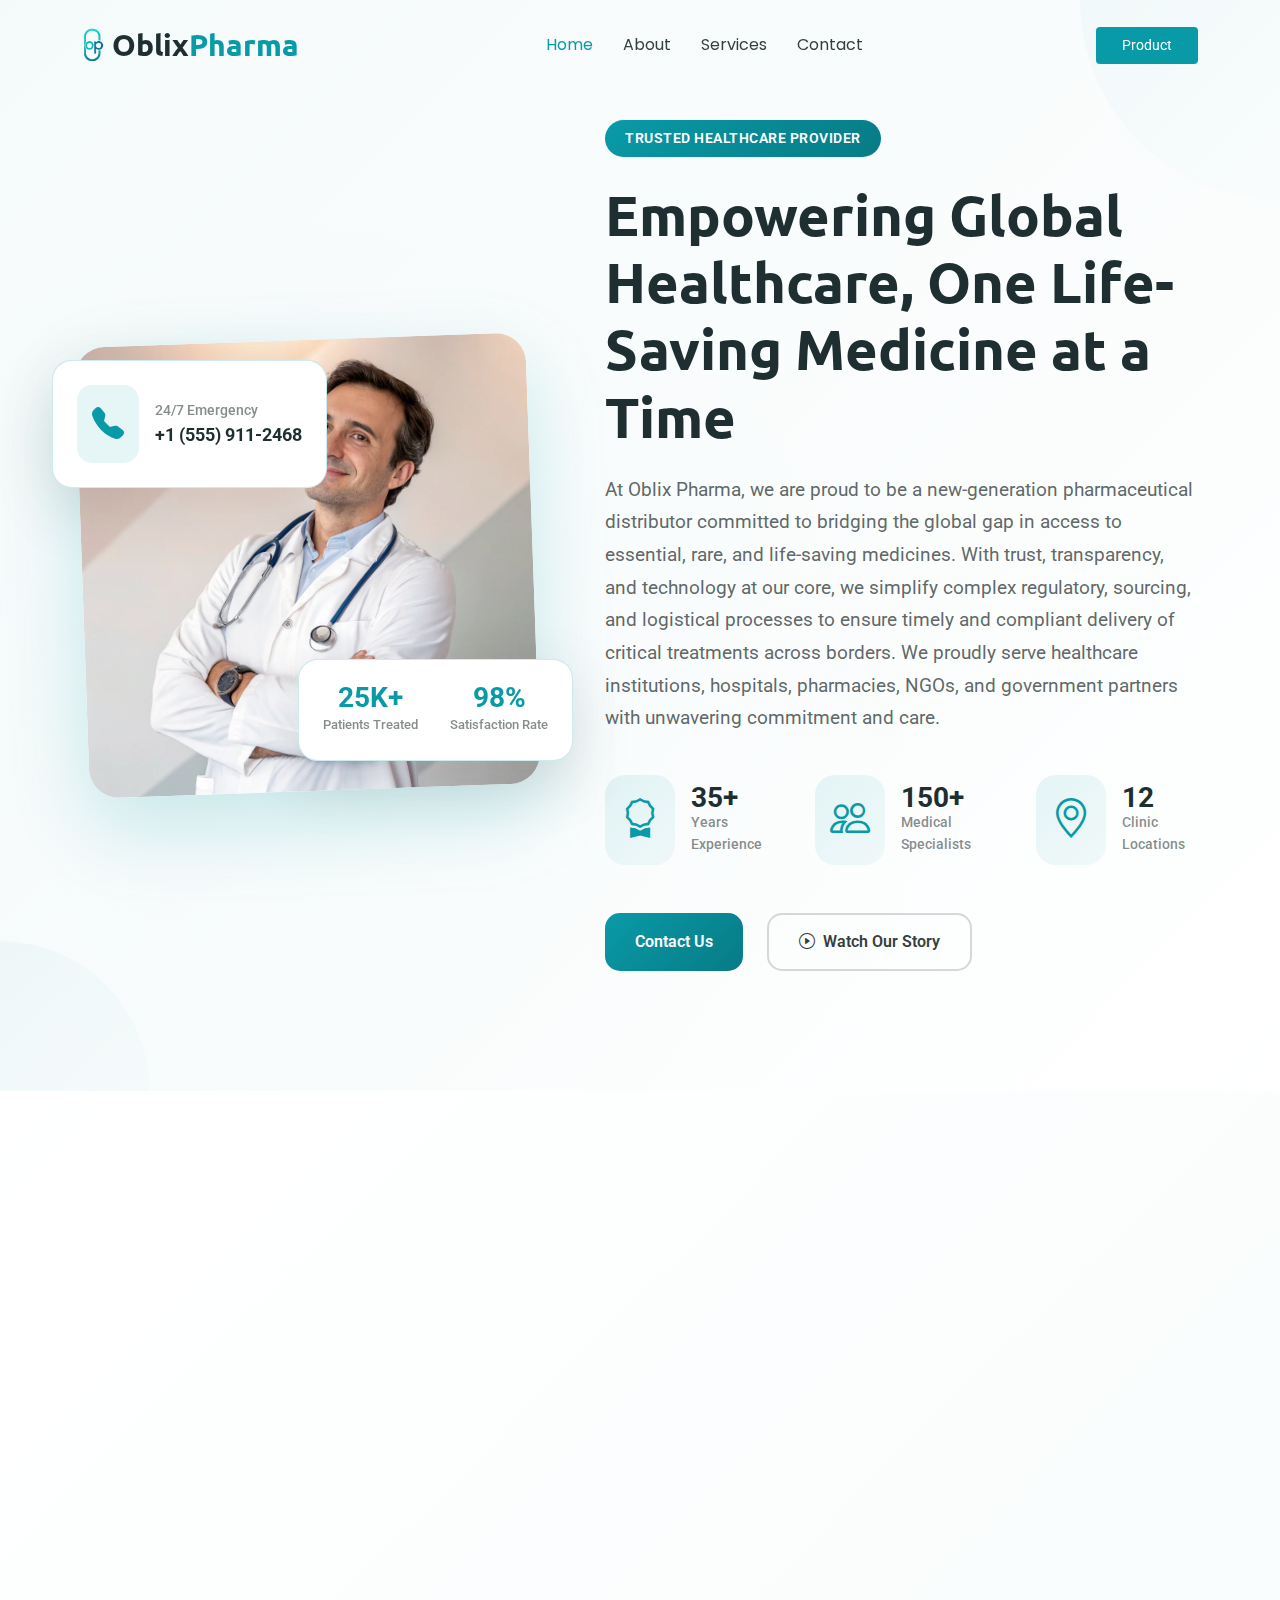
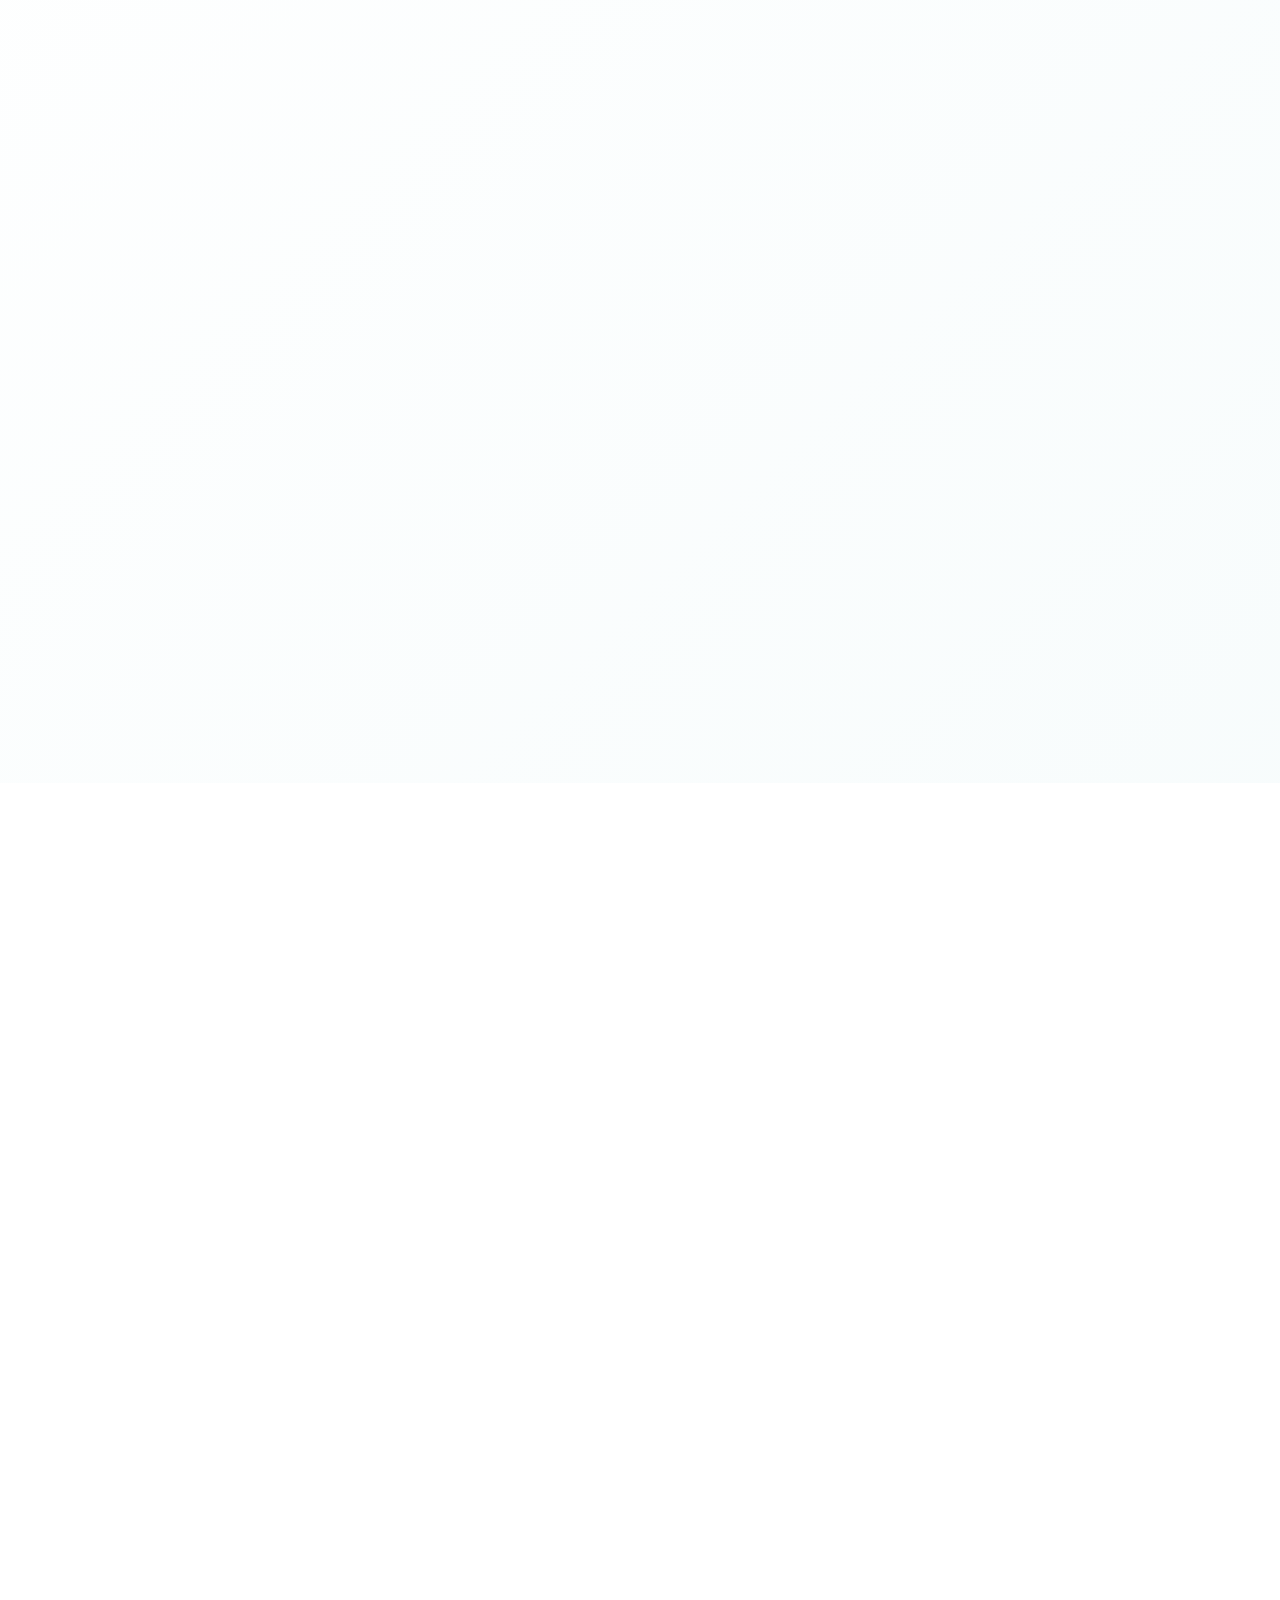
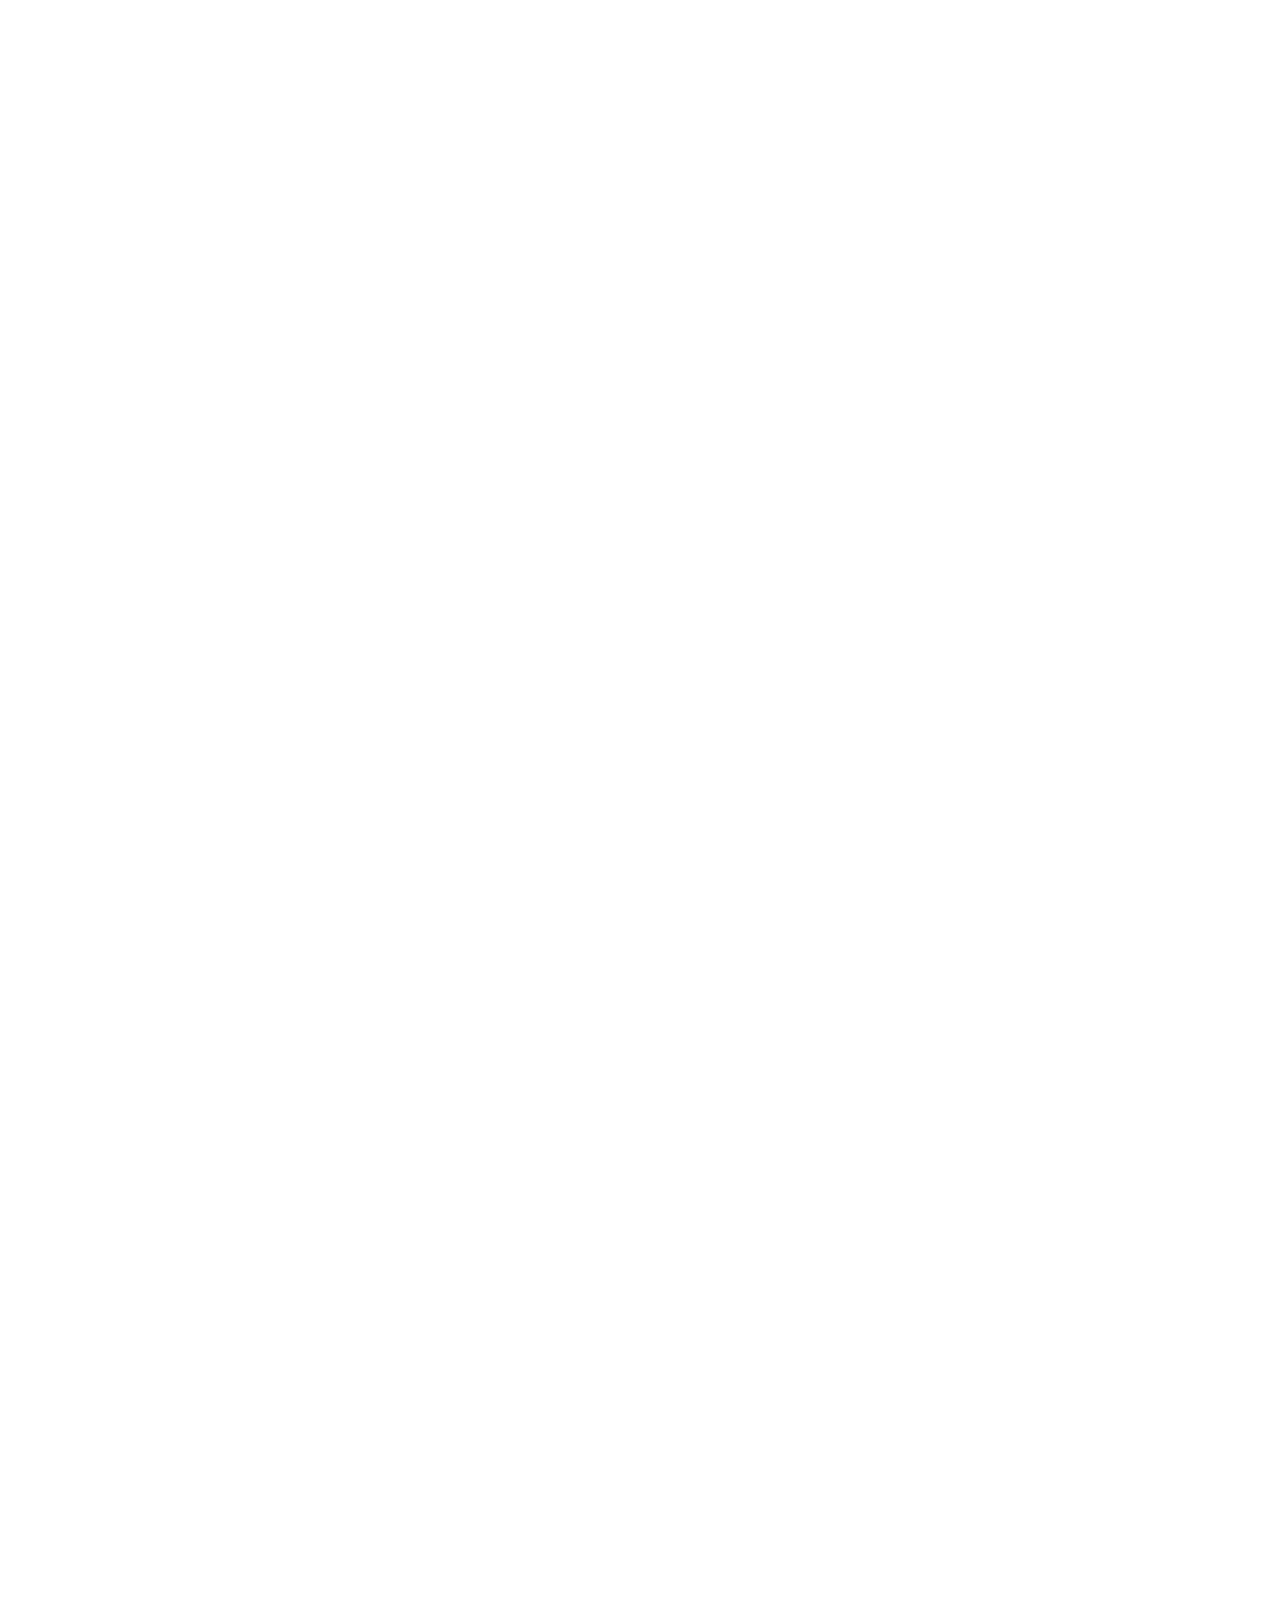
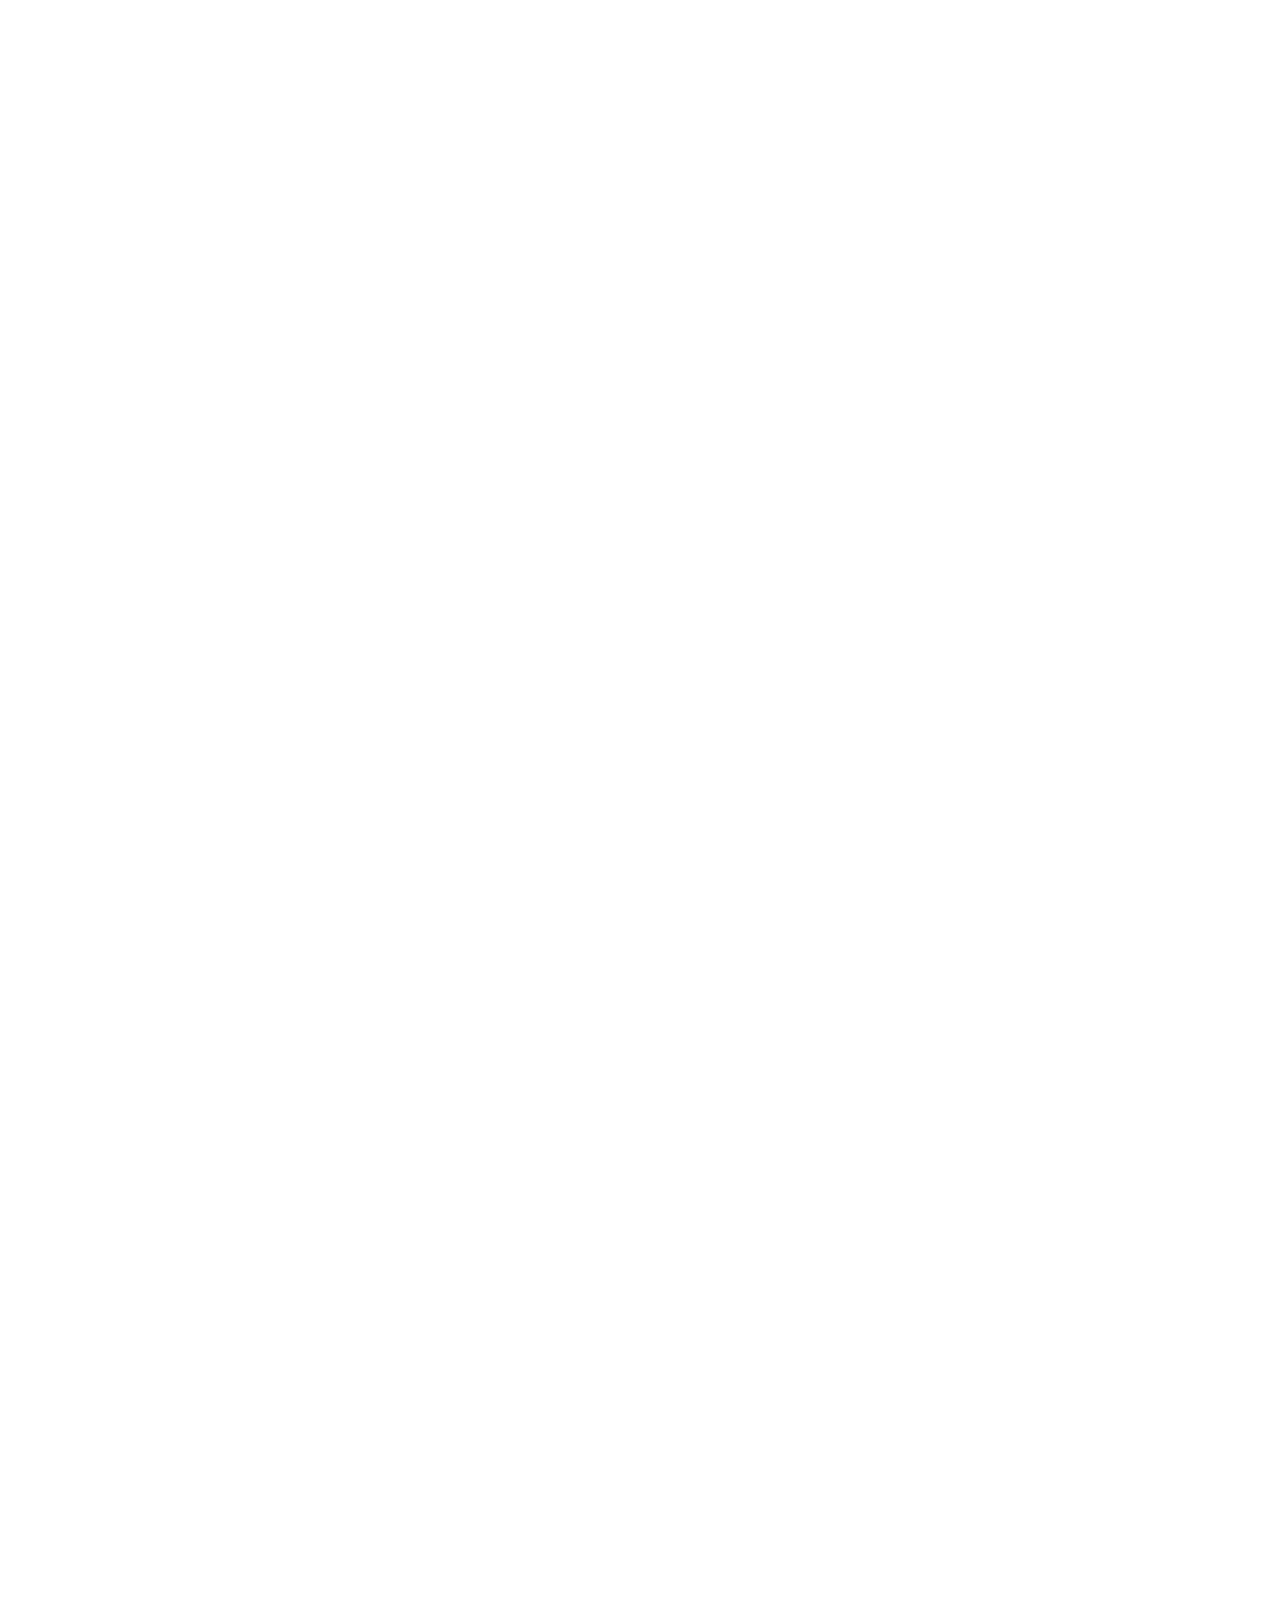
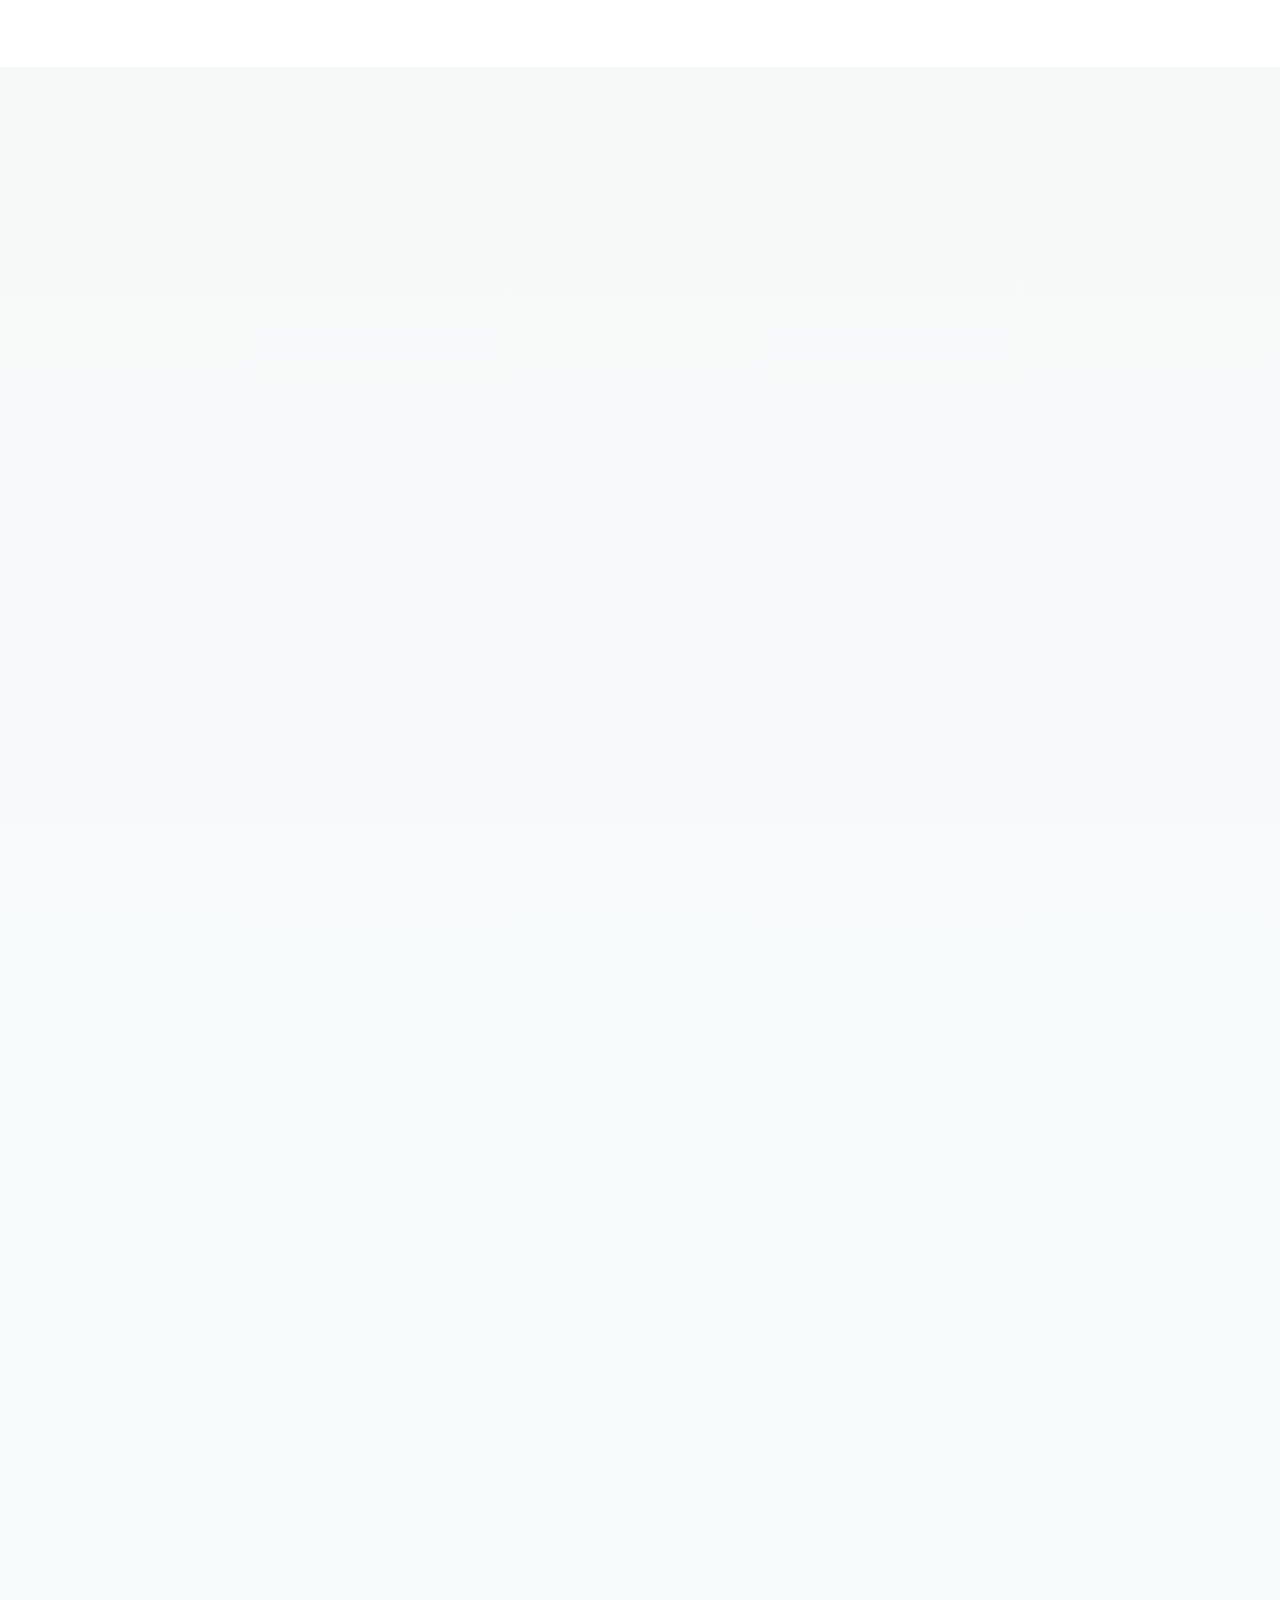
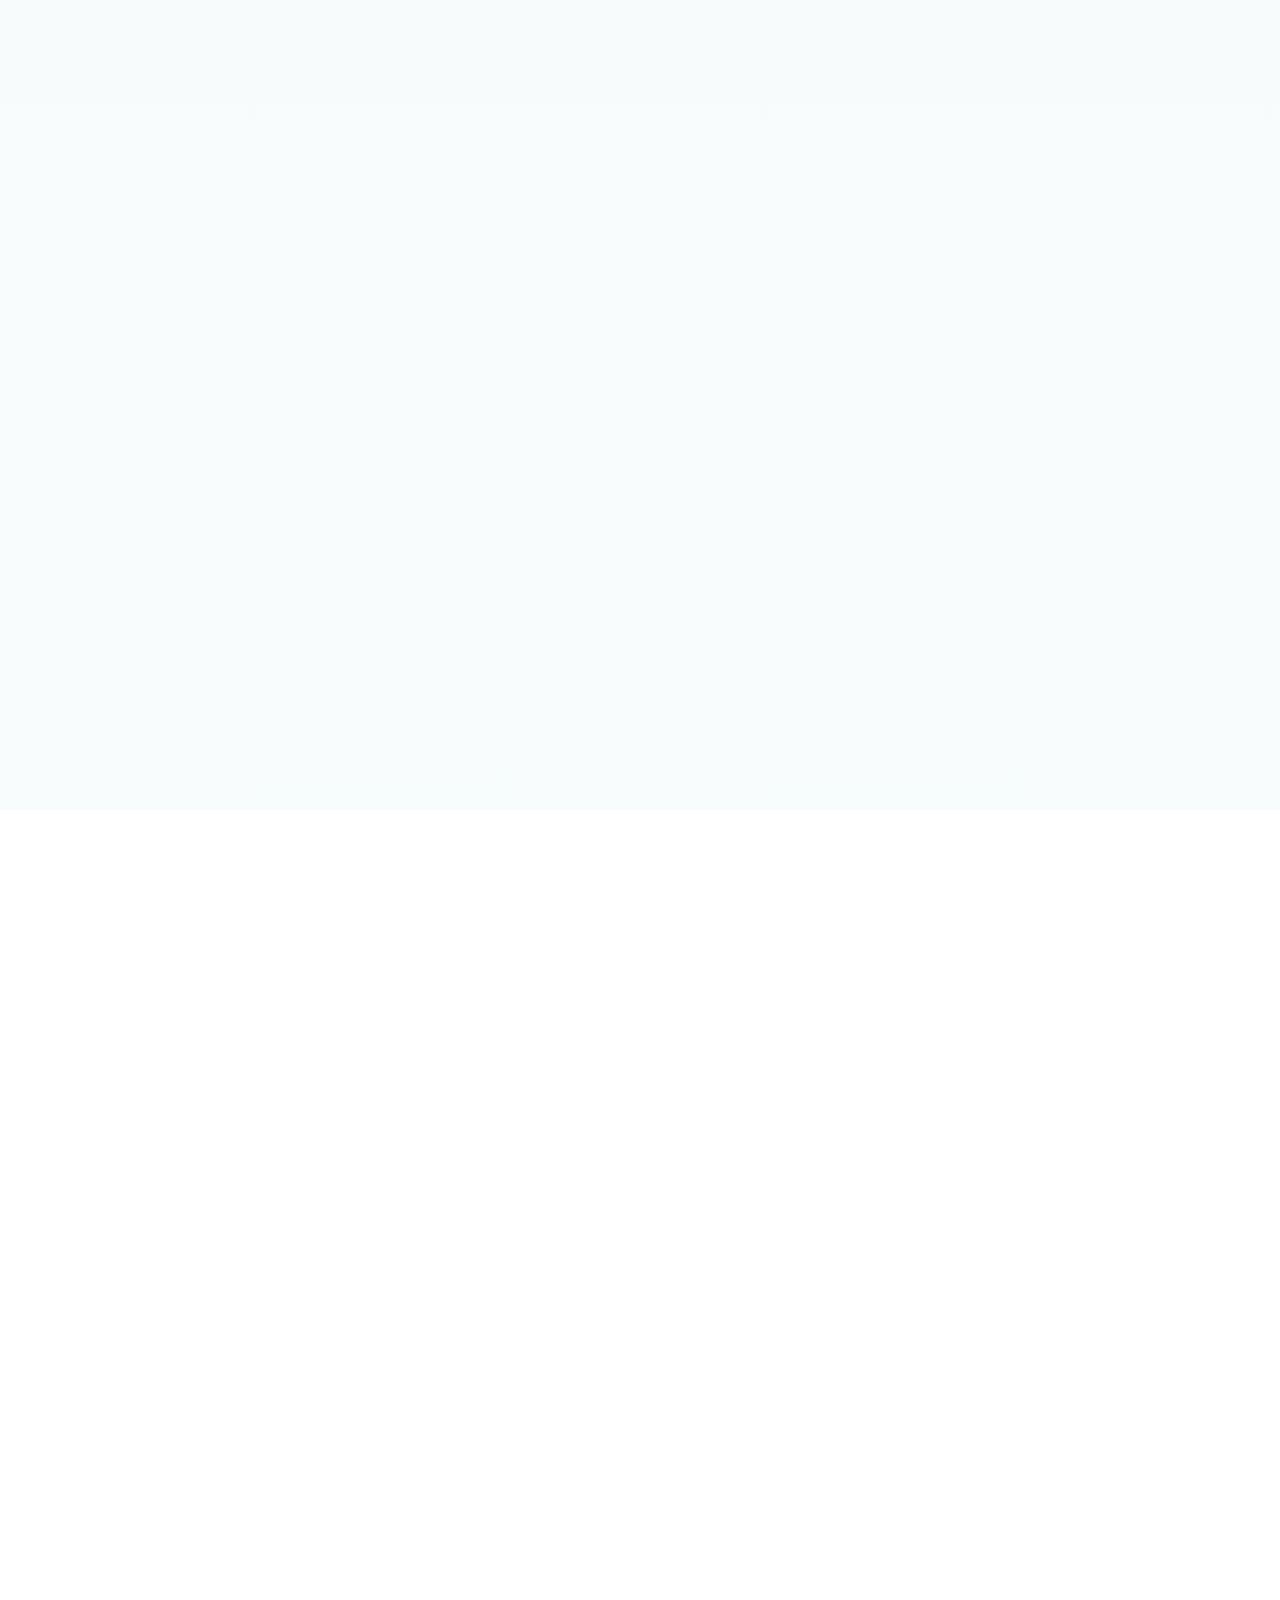
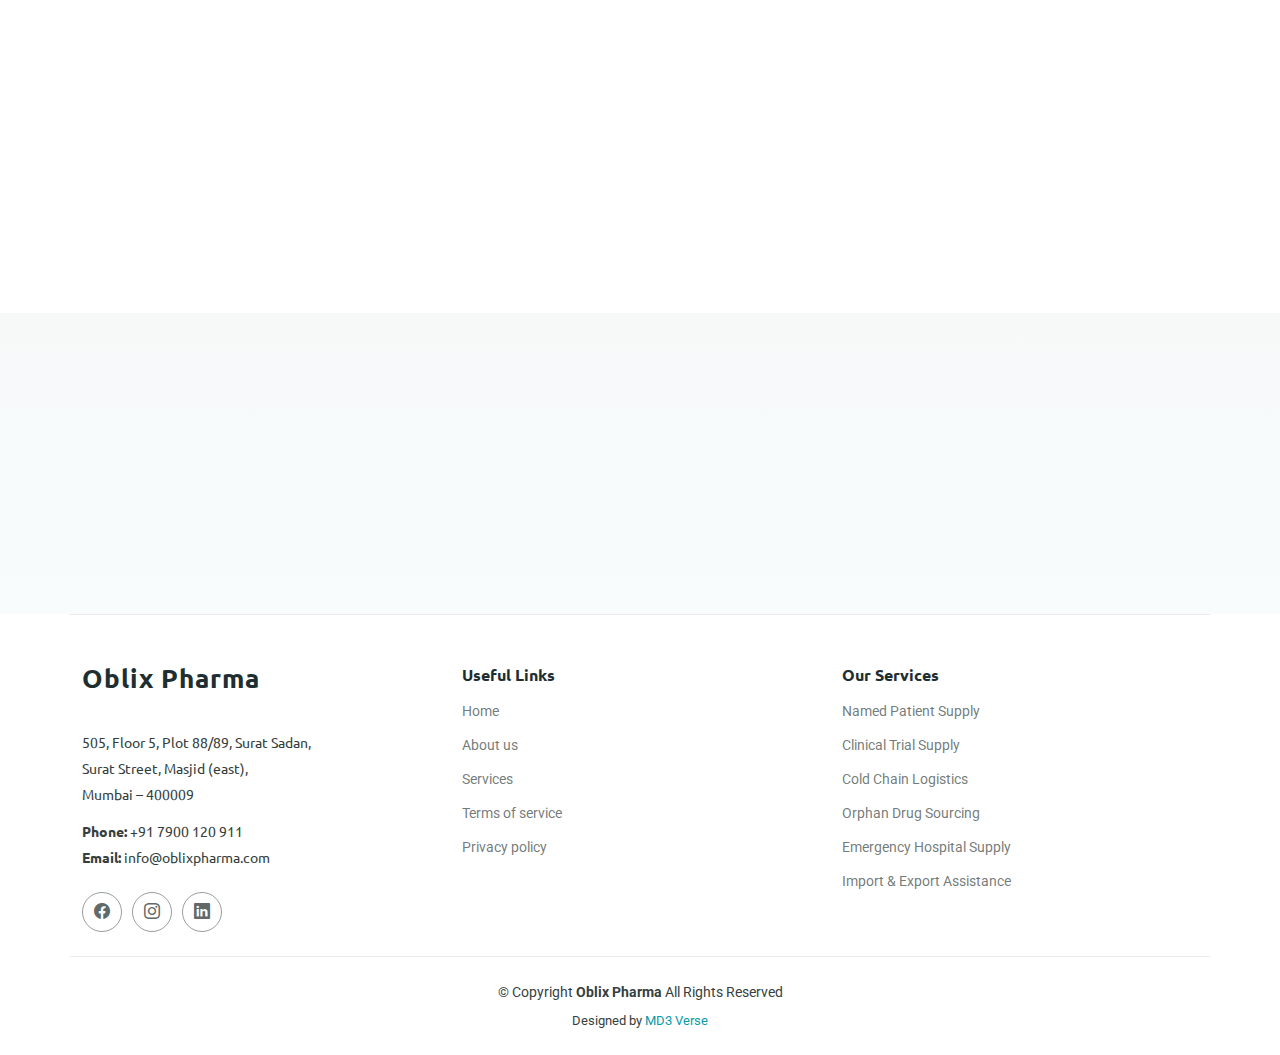
<file: index.html>
<!DOCTYPE html>
<html lang="en">

<head>
  <meta charset="utf-8">
  <meta content="width=device-width, initial-scale=1.0" name="viewport">
  <title>Home - Oblix Pharma</title>
  <meta name="description" content="">
  <meta name="keywords" content="">

  <!-- Favicons -->
  <link rel="apple-touch-icon" sizes="180x180" href="assets/img/apple-touch-icon.png">
  <link rel="icon" type="image/png" sizes="32x32" href="assets/img/favicon-32x32.png">
  <link rel="icon" type="image/png" sizes="16x16" href="assets/img/favicon-16x16.png">
  <link rel="manifest" href="assets/img/site.webmanifest">

  <!-- Fonts -->
  <link href="https://fonts.googleapis.com" rel="preconnect">
  <link href="https://fonts.gstatic.com" rel="preconnect" crossorigin>
  <link href="https://fonts.googleapis.com/css2?family=Roboto:ital,wght@0,100;0,300;0,400;0,500;0,700;0,900;1,100;1,300;1,400;1,500;1,700;1,900&family=Poppins:ital,wght@0,100;0,200;0,300;0,400;0,500;0,600;0,700;0,800;0,900;1,100;1,200;1,300;1,400;1,500;1,600;1,700;1,800;1,900&family=Ubuntu:ital,wght@0,300;0,400;0,500;0,700;1,300;1,400;1,500;1,700&display=swap" rel="stylesheet">

  <!-- Vendor CSS Files -->
  <link href="assets/vendor/bootstrap/css/bootstrap.min.css" rel="stylesheet">
  <link href="assets/vendor/bootstrap-icons/bootstrap-icons.css" rel="stylesheet">
  <link href="assets/vendor/aos/aos.css" rel="stylesheet">
  <link href="assets/vendor/glightbox/css/glightbox.min.css" rel="stylesheet">
  <link href="assets/vendor/fontawesome-free/css/all.min.css" rel="stylesheet">
  <link href="assets/vendor/swiper/swiper-bundle.min.css" rel="stylesheet">

  <!-- Main CSS File -->
  <link href="assets/css/main.css" rel="stylesheet">

  <!-- =======================================================
  * Template Name: MediNest
  * Template URL: https://bootstrapmade.com/medinest-bootstrap-hospital-template/
  * Updated: Aug 11 2025 with Bootstrap v5.3.7
  * Author: BootstrapMade.com
  * License: https://bootstrapmade.com/license/
  ======================================================== -->
</head>

<body class="index-page">

  <header id="header" class="header d-flex align-items-center fixed-top">
    <div class="container position-relative d-flex align-items-center justify-content-between">

      <a href="index.html" class="logo d-flex align-items-center me-auto me-xl-0">
        <!-- Uncomment the line below if you also wish to use an image logo -->
        <img src="assets/img/oblixPharmaLogo.png" alt="">
        <h1 class="sitename">Oblix<span>Pharma</span></h1>
      </a>

      <nav id="navmenu" class="navmenu">
        <ul>
          <li><a href="index.html" class="active">Home</a></li>
          <li><a href="about.html">About</a></li>
          <!-- <li><a href="departments.html">Departments</a></li> -->
          <li><a href="services.html">Services</a></li>
          <!-- <li><a href="doctors.html">Doctors</a></li> -->
          <!-- <li class="dropdown"><a href="#"><span>More Pages</span> <i class="bi bi-chevron-down toggle-dropdown"></i></a>
            <ul>
              <li><a href="department-details.html">Department Details</a></li>
              <li><a href="service-details.html">Service Details</a></li>
              <li><a href="appointment.html">Appointment</a></li>
              <li><a href="testimonials.html">Testimonials</a></li>
              <li><a href="faq.html">Frequently Asked Questions</a></li>
              <li><a href="gallery.html">Gallery</a></li>
              <li><a href="terms.html">Terms</a></li>
              <li><a href="privacy.html">Privacy</a></li>
              <li><a href="404.html">404</a></li>
            </ul>
          </li> -->
          <!-- <li class="dropdown"><a href="#"><span>Dropdown</span> <i class="bi bi-chevron-down toggle-dropdown"></i></a>
            <ul>
              <li><a href="#">Dropdown 1</a></li>
              <li class="dropdown"><a href="#"><span>Deep Dropdown</span> <i class="bi bi-chevron-down toggle-dropdown"></i></a>
                <ul>
                  <li><a href="#">Deep Dropdown 1</a></li>
                  <li><a href="#">Deep Dropdown 2</a></li>
                  <li><a href="#">Deep Dropdown 3</a></li>
                  <li><a href="#">Deep Dropdown 4</a></li>
                  <li><a href="#">Deep Dropdown 5</a></li>
                </ul>
              </li>
              <li><a href="#">Dropdown 2</a></li>
              <li><a href="#">Dropdown 3</a></li>
              <li><a href="#">Dropdown 4</a></li>
            </ul>
          </li> -->
          <li><a href="contact.html">Contact</a></li>
        </ul>
        <i class="mobile-nav-toggle d-xl-none bi bi-list"></i>
      </nav>

      <a class="btn-getstarted" href="Product.html">Product</a>

    </div>
  </header>

  <main class="main">

    <!-- Hero Section -->
    <section id="hero" class="hero section">
      <div class="container">
        <div class="row align-items-center">
          <div class="col-lg-5">
            <div class="hero-image" data-aos="fade-right" data-aos-delay="100">
              <img src="assets/img/health/staff-8.webp" alt="Healthcare Professional" class="img-fluid main-image">
              <div class="floating-card emergency-card" data-aos="fade-up" data-aos-delay="300">
                <div class="card-content">
                  <i class="bi bi-telephone-fill"></i>
                  <div class="text">
                    <span class="label">24/7 Emergency</span>
                    <span class="number">+1 (555) 911-2468</span>
                  </div>
                </div>
              </div>
              <div class="floating-card stats-card" data-aos="fade-up" data-aos-delay="400">
                <div class="stat-item">
                  <span class="number">25K+</span>
                  <span class="label">Patients Treated</span>
                </div>
                <div class="stat-item">
                  <span class="number">98%</span>
                  <span class="label">Satisfaction Rate</span>
                </div>
              </div>
            </div>
          </div>

          <div class="col-lg-7">
            <div class="hero-content" data-aos="fade-left" data-aos-delay="200">
              <div class="badge-container">
                <span class="hero-badge">Trusted Healthcare Provider</span>
              </div>

              <h1 class="hero-title">Empowering Global Healthcare, One Life-Saving Medicine at a Time</h1>
              <p class="hero-description">At Oblix Pharma, we are proud to be a new-generation pharmaceutical distributor committed to bridging the global gap in access to essential, rare, and life-saving medicines. With trust, transparency, and technology at our core, we simplify complex regulatory, sourcing, and logistical processes to ensure timely and compliant delivery of critical treatments across borders. We proudly serve healthcare institutions, hospitals, pharmacies, NGOs, and government partners with unwavering commitment and care.</p>

              <div class="hero-stats">
                <div class="stat-group">
                  <div class="stat">
                    <i class="bi bi-award"></i>
                    <div class="stat-text">
                      <span class="number">35+</span>
                      <span class="label">Years Experience</span>
                    </div>
                  </div>
                  <div class="stat">
                    <i class="bi bi-people"></i>
                    <div class="stat-text">
                      <span class="number">150+</span>
                      <span class="label">Medical Specialists</span>
                    </div>
                  </div>
                  <div class="stat">
                    <i class="bi bi-geo-alt"></i>
                    <div class="stat-text">
                      <span class="number">12</span>
                      <span class="label">Clinic Locations</span>
                    </div>
                  </div>
                </div>
              </div>

              <div class="cta-section">
                <div class="cta-buttons">
                  <a href="contact.html" class="btn btn-primary">Contact Us</a>
                  <a href="https://www.youtube.com/watch?v=Y7f98aduVJ8" class="btn btn-secondary glightbox">
                    <i class="bi bi-play-circle"></i>
                    Watch Our Story
                  </a>
                </div>

                <!-- <div class="quick-actions">
                  <a href="#" class="action-link">
                    <i class="bi bi-calendar-check"></i>
                    <span>Find Available Times</span>
                  </a>
                  <a href="#" class="action-link">
                    <i class="bi bi-chat-dots"></i>
                    <span>Chat with Support</span>
                  </a>
                  <a href="#" class="action-link">
                    <i class="bi bi-file-medical"></i>
                    <span>Patient Portal</span>
                  </a>
                </div> -->
              </div>
            </div>
          </div>
        </div>
      </div>

      <div class="background-elements">
        <div class="bg-shape shape-1"></div>
        <div class="bg-shape shape-2"></div>
        <div class="bg-pattern"></div>
      </div>
    </section><!-- /Hero Section -->

    <!-- Home About Section -->
    <section id="home-about" class="home-about section">

      <div class="container" data-aos="fade-up" data-aos-delay="100">

        <div class="row">
          <div class="col-lg-8 mx-auto text-center mb-5" data-aos="fade-up" data-aos-delay="150">
            <h2 class="section-heading">About Us</h2>
            <p class="lead-description">Discover who we are and what drives us. Oblix Pharma is built on integrity, innovation, and global collaboration. As a reliable and ethical partner in pharmaceutical supply, we are trusted by healthcare providers worldwide for our consistency, quality, and compliance. Our mission and vision reflect our commitment to improving patient lives through timely access to crucial medicines.</p>
          </div>
        </div>

        <div class="row align-items-center gy-5">
          <div class="col-lg-7" data-aos="fade-right" data-aos-delay="200">
            <div class="image-grid">
              <div class="primary-image">
                <img src="assets/img/health/facilities-6.webp" alt="Modern hospital facility" class="img-fluid">
                <div class="certification-badge">
                  <i class="bi bi-award"></i>
                  <span>JCI Accredited</span>
                </div>
              </div>
              <div class="secondary-images">
                <div class="small-image">
                  <img src="assets/img/health/consultation-3.webp" alt="Doctor consultation" class="img-fluid">
                </div>
                <div class="small-image">
                  <img src="assets/img/health/surgery-2.webp" alt="Medical procedure" class="img-fluid">
                </div>
              </div>
            </div>
          </div>

          <div class="col-lg-5" data-aos="fade-left" data-aos-delay="300">
            <div class="content-wrapper">
              <div class="highlight-box">
                <div class="highlight-icon">
                  <i class="bi bi-heart-pulse-fill"></i>
                </div>
                <div class="highlight-content">
                  <h4>Patient-Centered Approach</h4>
                  <p>Every treatment plan is carefully customized to meet individual patient needs and medical history.</p>
                </div>
              </div>

              <div class="feature-list">
                <div class="feature-item">
                  <div class="feature-icon">
                    <i class="bi bi-check-circle-fill"></i>
                  </div>
                  <div class="feature-text">Advanced diagnostic technology and imaging</div>
                </div>
                <div class="feature-item">
                  <div class="feature-icon">
                    <i class="bi bi-check-circle-fill"></i>
                  </div>
                  <div class="feature-text">Board-certified physicians and specialists</div>
                </div>
                <div class="feature-item">
                  <div class="feature-icon">
                    <i class="bi bi-check-circle-fill"></i>
                  </div>
                  <div class="feature-text">Comprehensive rehabilitation programs</div>
                </div>
                <div class="feature-item">
                  <div class="feature-icon">
                    <i class="bi bi-check-circle-fill"></i>
                  </div>
                  <div class="feature-text">24/7 emergency and critical care services</div>
                </div>
              </div>

              <div class="metrics-row">
                <div class="metric-box">
                  <div class="metric-number">
                    <span class="purecounter" data-purecounter-start="0" data-purecounter-end="98" data-purecounter-duration="0">98</span>%
                  </div>
                  <div class="metric-label">Patient Satisfaction</div>
                </div>
                <div class="metric-box">
                  <div class="metric-number">
                    <span class="purecounter" data-purecounter-start="0" data-purecounter-end="35" data-purecounter-duration="0">35</span>K+
                  </div>
                  <div class="metric-label">Lives Improved</div>
                </div>
              </div>

              <div class="action-buttons">
                <a href="about.html" class="btn-explore">Explore Our Services</a>
                <a href="contact.html" class="btn-contact">
                  <i class="bi bi-telephone"></i>
                  Schedule Consultation
                </a>
              </div>
            </div>
          </div>
        </div>

      </div>

    </section><!-- /Home About Section -->

    <!-- Featured Services Section -->
    <section id="featured-services" class="featured-services section">

      <!-- Section Title -->
      <div class="container section-title" data-aos="fade-up">
        <h2>Featured Services</h2>
        <p>Our specialized services are designed to support healthcare systems with speed, accuracy, and regulatory adherence:</p>
      </div><!-- End Section Title -->

      <div class="container" data-aos="fade-up" data-aos-delay="100">

        <div class="row gy-4">

          <div class="col-lg-4 col-md-6" data-aos="fade-up" data-aos-delay="200">
            <div class="service-card">
              <div class="service-icon">
                <i class="fas fa-prescription"></i>
              </div>
              <div class="service-image">
                <img src="assets/img/health/named-patient-supply.jpeg" alt="Service" class="img-fluid" loading="lazy">
              </div>
              <div class="service-content">
                <h3>Named Patient Supply </h3>
                <p>Access therapies unavailable in your country for urgent patient care</p>
              </div>
            </div>
          </div><!-- End Service Card -->

          <div class="col-lg-4 col-md-6" data-aos="fade-up" data-aos-delay="300">
            <div class="service-card">
              <div class="service-icon">
                <i class="fas fa-vial"></i>
              </div>
              <div class="service-image">
                <img src="assets/img/health/clinical-trial-supply.jpg" alt="Service" class="img-fluid" loading="lazy">
              </div>
              <div class="service-content">
                <h3>Clinical Trial Supply </h3>
                <p>Comparator sourcing, labeling, storage, and delivery for trial sponsors and CROs</p>                
              </div>
            </div>
          </div><!-- End Service Card -->

          <div class="col-lg-4 col-md-6" data-aos="fade-up" data-aos-delay="400">
            <div class="service-card">
              <div class="service-icon">
                <i class="fas fa-snowflake"></i>
              </div>
              <div class="service-image">
                <img src="assets/img/health/cold-chain-logistics.jpg" alt="Service" class="img-fluid" loading="lazy">
              </div>
              <div class="service-content">
                <h3>Cold Chain Logistics</h3>
                <p>Full-cycle temperature-controlled shipping with validated packaging</p>                
              </div>
            </div>
          </div><!-- End Service Card -->

          <div class="col-lg-4 col-md-6" data-aos="fade-up" data-aos-delay="200">
            <div class="service-card">
              <div class="service-icon">
                <i class="fas fa-pills"></i>
              </div>
              <div class="service-image">
                <img src="assets/img/health/OIP.webp" alt="Service" class="img-fluid" loading="lazy">
              </div>
              <div class="service-content">
                <h3>Orphan Drug Sourcing </h3>
                <p>Quick and compliant access to rare disease medications</p>                
              </div>
            </div>
          </div><!-- End Service Card -->

          <div class="col-lg-4 col-md-6" data-aos="fade-up" data-aos-delay="300">
            <div class="service-card">
              <div class="service-icon">
                <i class="fas fa-ribbon"></i>
              </div>
              <div class="service-image">
                <img src="assets/img/health/oncology-2.webp" alt="Service" class="img-fluid" loading="lazy">
              </div>
              <div class="service-content">
                <h3>Emergency Hospital Supply </h3>
                <p>Fast-track support for tenders, NGOs, and disaster zones</p>                
              </div>
            </div>
          </div><!-- End Service Card -->

          <div class="col-lg-4 col-md-6" data-aos="fade-up" data-aos-delay="400">
            <div class="service-card">
              <div class="service-icon">
                <i class="fas fa-flask"></i>
              </div>
              <div class="service-image">
                <img src="assets/img/health/laboratory-3.webp" alt="Service" class="img-fluid" loading="lazy">
              </div>
              <div class="service-content">
                <h3>Import & Export Assistance </h3>
                <p>End-to-end documentation and customs support</p>                
              </div>
            </div>
          </div><!-- End Service Card -->

        </div>

      </div>

    </section><!-- /Featured Services Section -->

    <!-- Featured Departments Section -->
    <section id="featured-departments" class="featured-departments section">

      <!-- Section Title -->
      <div class="container section-title" data-aos="fade-up">
        <h2>Featured Products</h2>
        <p>Tailored to convey trust, innovation, and care</p>
      </div><!-- End Section Title -->

      <div class="container" data-aos="fade-up" data-aos-delay="100">

        <div class="departments-showcase">

          <div class="featured-department" data-aos="fade-up" data-aos-delay="200">
            <div class="row align-items-center">
              <div class="col-lg-6 order-lg-1">
                <div class="department-content">
                  <div class="department-category">Emergency Medicine</div>
                  <h2 class="department-title">24/7 Emergency Care Services</h2>
                  <p class="department-description">At Oblix Pharma, we offer a diverse portfolio of high-quality, globally approved pharmaceutical products tailored to meet urgent and specialized healthcare needs. Every product is sourced from certified manufacturers and backed by regulatory compliance. We ensure safe, timely, and efficient delivery to hospitals, pharmacies, and healthcare institutions worldwide.</p>
                  <!-- <div class="department-features">
                    <div class="feature-item">
                      <i class="fas fa-check-circle"></i>
                      <span>24/7 Emergency Response</span>
                    </div>
                    <div class="feature-item">
                      <i class="fas fa-check-circle"></i>
                      <span>Advanced Life Support</span>
                    </div>
                    <div class="feature-item">
                      <i class="fas fa-check-circle"></i>
                      <span>Trauma Care Specialists</span>
                    </div>
                  </div> -->
                  <!-- <a href="/products.html" class="cta-link">Learn More <i class="fas fa-arrow-right"></i></a> -->
                </div>
              </div>
              <div class="col-lg-6 order-lg-2">
                <div class="department-visual">
                  <div class="image-wrapper">
                    <img src="assets/img/health/medical-product.jpg" alt="Emergency Department" class="img-fluid">
                  </div>
                </div>
              </div>
            </div>
          </div>

          <div class="departments-grid">
            <div class="row">
              <div class="col-lg-6 col-md-6" data-aos="fade-up" data-aos-delay="300">
                <div class="department-card">
                  <div class="card-icon">
                    <i class="fas fa-heartbeat"></i>
                  </div>
                  <div class="card-content">
                    <h3 class="card-title">Orphan and Rare Disease Products</h3>
                    <p class="card-description">Targeted therapies for rare conditions with limited treatment options, supporting underserved patient populations.</p>
                    <!-- <div class="card-stats">
                      <div class="stat-item">
                        <span class="stat-number">15+</span>
                        <span class="stat-label">Specialists</span>
                      </div>
                      <div class="stat-item">
                        <span class="stat-number">500+</span>
                        <span class="stat-label">Procedures</span>
                      </div>
                    </div> -->
                  </div>
                </div>
              </div>

              <div class="col-lg-6 col-md-6" data-aos="fade-up" data-aos-delay="350">
                <div class="department-card">
                  <div class="card-icon">
                    <i class="fa-solid fa-biohazard"></i>
                  </div>
                  <div class="card-content">
                    <h3 class="card-title">Oncology Drugs</h3>
                    <p class="card-description">Innovative cancer treatments including chemotherapy, targeted agents, and immunotherapies.</p>
                    <!-- <div class="card-stats">
                      <div class="stat-item">
                        <span class="stat-number">8+</span>
                        <span class="stat-label">Specialists</span>
                      </div>
                      <div class="stat-item">
                        <span class="stat-number">200+</span>
                        <span class="stat-label">Treatments</span>
                      </div>
                    </div> -->
                  </div>
                </div>
              </div>

              <div class="col-lg-6 col-md-6" data-aos="fade-up" data-aos-delay="400">
                <div class="department-card">
                  <div class="card-icon">
                    <i class="fas fa-cut"></i>
                  </div>
                  <div class="card-content">
                    <h3 class="card-title">Biologics and Biosimilars</h3>
                    <p class="card-description">Advanced biologic medicines and cost-effective biosimilars with proven safety and efficacy.</p>
                    <!-- <div class="card-stats">
                      <div class="stat-item">
                        <span class="stat-number">12+</span>
                        <span class="stat-label">Surgeons</span>
                      </div>
                      <div class="stat-item">
                        <span class="stat-number">1000+</span>
                        <span class="stat-label">Operations</span>
                      </div>
                    </div> -->
                  </div>
                </div>
              </div>

              <div class="col-lg-6 col-md-6" data-aos="fade-up" data-aos-delay="450">
                <div class="department-card">
                  <div class="card-icon">
                    <i class="fa-solid fa-syringe"></i>
                  </div>
                  <div class="card-content">
                    <h3 class="card-title">Vaccines</h3>
                    <p class="card-description">Preventive solutions for infectious diseases, aligned with global immunization standards.</p>
                    <!-- <div class="card-stats">
                      <div class="stat-item">
                        <span class="stat-number">10+</span>
                        <span class="stat-label">Pediatricians</span>
                      </div>
                      <div class="stat-item">
                        <span class="stat-number">2000+</span>
                        <span class="stat-label">Young Patients</span>
                      </div>
                    </div> -->
                  </div>
                </div>
              </div>

              <div class="col-lg-6 col-md-6" data-aos="fade-up" data-aos-delay="500">
                <div class="department-card">
                  <div class="card-icon">
                    <i class="fas fa-eye"></i>
                  </div>
                  <div class="card-content">
                    <h3 class="card-title">Emergency and ICU Medicines</h3>
                    <p class="card-description">Critical care drugs for emergency response and intensive care environments.</p>
                    <!-- <div class="card-stats">
                      <div class="stat-item">
                        <span class="stat-number">6+</span>
                        <span class="stat-label">Eye Doctors</span>
                      </div>
                      <div class="stat-item">
                        <span class="stat-number">800+</span>
                        <span class="stat-label">Eye Exams</span>
                      </div>
                    </div> -->
                  </div>
                </div>
              </div>

              <div class="col-lg-6 col-md-6" data-aos="fade-up" data-aos-delay="550">
                <div class="department-card">
                  <div class="card-icon">
                    <i class="fas fa-baby"></i>
                  </div>
                  <div class="card-content">
                    <h3 class="card-title">Pediatric and Geriatric Specialties</h3>
                    <p class="card-description">Age-specific formulations designed for safe and effective use in children and elderly patients.</p>
                    <!-- <div class="card-stats">
                      <div class="stat-item">
                        <span class="stat-number">7+</span>
                        <span class="stat-label">Dermatologists</span>
                      </div>
                      <div class="stat-item">
                        <span class="stat-number">600+</span>
                        <span class="stat-label">Skin Treatments</span>
                      </div>
                    </div> -->
                  </div>
                </div>
              </div>

              <div class="col-lg-6 col-md-6" data-aos="fade-up" data-aos-delay="550">
                <div class="department-card">
                  <div class="card-icon">
                    <i class="fa-solid fa-prescription"></i>
                  </div>
                  <div class="card-content">
                    <h3 class="card-title">Reference Listed Drugs (RLD)</h3>
                    <p class="card-description">FDA-approved benchmark drugs used for regulatory comparison and generic development.</p>
                    <!-- <div class="card-stats">
                      <div class="stat-item">
                        <span class="stat-number">7+</span>
                        <span class="stat-label">Dermatologists</span>
                      </div>
                      <div class="stat-item">
                        <span class="stat-number">600+</span>
                        <span class="stat-label">Skin Treatments</span>
                      </div>
                    </div> -->
                  </div>
                </div>
              </div>

              <div class="col-lg-6 col-md-6" data-aos="fade-up" data-aos-delay="550">
                <div class="department-card">
                  <div class="card-icon">
                    <i class="fa-solid fa-pills"></i>
                  </div>
                  <div class="card-content">
                    <h3 class="card-title">General FDF’s (Finished dosage formulations)</h3>
                    <p class="card-description">Ready-to-administer tablets, capsules, injectables, and topical formulations.</p>
                    <!-- <div class="card-stats">
                      <div class="stat-item">
                        <span class="stat-number">7+</span>
                        <span class="stat-label">Dermatologists</span>
                      </div>
                      <div class="stat-item">
                        <span class="stat-number">600+</span>
                        <span class="stat-label">Skin Treatments</span>
                      </div>
                    </div> -->
                  </div>
                </div>
              </div>

              <div class="col-lg-6 col-md-6" data-aos="fade-up" data-aos-delay="550">
                <div class="department-card">
                  <div class="card-icon">
                    <i class="fa-solid fa-pump-medical"></i>
                  </div>
                  <div class="card-content">
                    <h3 class="card-title">Medical Devices</h3>
                    <p class="card-description">Certified diagnostic and therapeutic devices supporting clinical care and monitoring.</p>
                    <!-- <div class="card-stats">
                      <div class="stat-item">
                        <span class="stat-number">7+</span>
                        <span class="stat-label">Dermatologists</span>
                      </div>
                      <div class="stat-item">
                        <span class="stat-number">600+</span>
                        <span class="stat-label">Skin Treatments</span>
                      </div>
                    </div> -->
                  </div>
                </div>
              </div>

              <div class="col-lg-6 col-md-6" data-aos="fade-up" data-aos-delay="550">
                <div class="department-card">
                  <div class="card-icon">
                    <i class="fa-solid fa-vial-virus"></i>
                  </div>
                  <div class="card-content">
                    <h3 class="card-title">Nutraceuticals</h3>
                    <p class="card-description">Science-backed supplements promoting wellness, immunity, and preventive health.</p>
                    <!-- <div class="card-stats">
                      <div class="stat-item">
                        <span class="stat-number">7+</span>
                        <span class="stat-label">Dermatologists</span>
                      </div>
                      <div class="stat-item">
                        <span class="stat-number">600+</span>
                        <span class="stat-label">Skin Treatments</span>
                      </div>
                    </div> -->
                  </div>
                </div>
              </div>
            </div>
          </div>

          <div class="departments-cta" data-aos="fade-up" data-aos-delay="600">
            <div class="cta-content">
              <h3 class="cta-title">Explore All Our Products</h3>
              <!-- <p class="cta-description">Et accusamus et iusto odio dignissimos ducimus qui blanditiis praesentium voluptatum deleniti atque corrupti quos dolores.</p> -->
              <a href="products.html" class="btn btn-primary">View All Products</a>
            </div>
          </div>

        </div>

      </div>

    </section><!-- /Featured Departments Section -->

    

    

    <!-- Call To Action Section -->
    <section id="call-to-action" class="call-to-action section light-background">

      <div class="container" data-aos="fade-up" data-aos-delay="100">

        <div class="hero-content" data-aos="fade-up" data-aos-delay="200">
          <div class="row align-items-center">
            <div class="col-lg-6">
              <div class="content-wrapper">
                <h2>Exceptional Care for Your Health Journey</h2>
                <p>Quality is not just part of our promise—it's embedded in our process. We follow stringent quality management systems in line with GDP, ISO 9001:2015, and WHO guidelines. From batch-wise QC checks to cold chain validation, we leave no margin for compromise.</p>

                <div class="action-buttons">
                  <a href="Product.html" class="primary-btn">Receive prescribed drugs</a>
                  <a href="services.html" class="secondary-link">
                    <span>Explore Services</span>
                    <i class="fas fa-arrow-right"></i>
                  </a>
                </div>
              </div>
            </div>
            <div class="col-lg-6">
              <div class="hero-image" data-aos="zoom-in" data-aos-delay="300">
                <img src="assets/img/health/showcase-2.webp" alt="Healthcare Excellence" class="img-fluid">
              </div>
            </div>
          </div>
        </div>

        <div class="stats-section" data-aos="fade-up" data-aos-delay="400">
          <div class="row">
            <div class="col-lg-3 col-md-6">
              <div class="stat-item">
                <div class="stat-number">25+</div>
                <div class="stat-label">Years Experience</div>
              </div>
            </div>
            <div class="col-lg-3 col-md-6">
              <div class="stat-item">
                <div class="stat-number">15K+</div>
                <div class="stat-label">Happy Patients</div>
              </div>
            </div>
            <div class="col-lg-3 col-md-6">
              <div class="stat-item">
                <div class="stat-number">50+</div>
                <div class="stat-label">Medical Experts</div>
              </div>
            </div>
            <div class="col-lg-3 col-md-6">
              <div class="stat-item">
                <div class="stat-number">24/7</div>
                <div class="stat-label">Emergency Care</div>
              </div>
            </div>
          </div>
        </div>

        <!-- Section Title -->
      <div class="container section-title" data-aos="fade-up">
        <h2>Why Choose Us</h2>
        <p>We combine expertise, compassion, and cutting-edge technology to deliver unparalleled healthcare services that prioritize patient well-being and satisfaction.</p>        
      </div><!-- End Section Title -->

        <div class="services-grid" data-aos="fade-up" data-aos-delay="500">
          <div class="row">

            <div class="col-lg-6 col-md-6 mt-sm-3">
              <div class="service-card" data-aos="fade-up" data-aos-delay="100">
                <div class="service-icon">
                  <i class="fas fa-globe"></i>
                </div>
                <h4>Trusted Global Partner</h4>
              </div>
            </div>

            <div class="col-lg-6 col-md-6 mt-sm-3">
              <div class="service-card" data-aos="fade-up" data-aos-delay="300">
                <div class="service-icon">
                  <i class="fa-solid fa-earth-oceania"></i>
                </div>
                <h4>Global Reach & Coverage</h4>
              </div>
            </div>

            <div class="col-lg-6 col-md-6 mt-sm-3">
              <div class="service-card" data-aos="fade-up" data-aos-delay="200">
                <div class="service-icon">
                  <i class="fas fa-snowflake"></i>
                </div>
                <h4>Experts in Cold Chain</h4>
              </div>
            </div>

            <div class="col-lg-6 col-md-6 mt-sm-3">
              <div class="service-card" data-aos="fade-up" data-aos-delay="300">
                <div class="service-icon">
                  <i class="fas fa-clipboard-list"></i>
                </div>
                <h4>Full Regulatory Compliance</h4>                
              </div>
            </div>

            <div class="col-lg-6 col-md-6 mt-sm-3">
              <div class="service-card" data-aos="fade-up" data-aos-delay="300">
                <div class="service-icon">
                  <i class="fa-solid fa-capsules"></i>
                </div>
                <h4>Access to Orphan Drugs</h4>
              </div>
            </div>

            <div class="col-lg-6 col-md-6 mt-sm-3">
              <div class="service-card" data-aos="fade-up" data-aos-delay="300">
                <div class="service-icon">
                  <i class="fa-solid fa-route"></i>
                </div>
                <h4>Real-time Shipment Tracking</h4>
              </div>
            </div>

            <div class="col-lg-6 col-md-6 mt-sm-3">
              <div class="service-card" data-aos="fade-up" data-aos-delay="300">
                <div class="service-icon">
                  <i class="fa-solid fa-building-ngo"></i>
                </div>
                <h4>Hospital & NGO Support</h4>
              </div>
            </div>

            <div class="col-lg-6 col-md-6 mt-sm-3">
              <div class="service-card" data-aos="fade-up" data-aos-delay="300">
                <div class="service-icon">
                  <i class="fas fa-shield-alt"></i>
                </div>
                <h4>Post-Delivery Pharmacovigilance</h4>
              </div>
            </div>

          </div>
        </div>

        

      </div>

    </section><!-- /Call To Action Section -->

    <section id="appointmnet" class="appointmnet section">
      <div class="container" data-aos="fade-up" data-aos-delay="100">

      <!-- Section Title -->
      <div class="container section-title" data-aos="fade-up">
        <h2>How we work</h2>
        <p>We operate on a closed-loop process that ensures transparency, efficiency, and accountability at every step.</p>
      </div><!-- End Section Title -->

        <!-- Process Steps -->
        <div class="process-steps mt-5" data-aos="fade-up" data-aos-delay="300">
          <div class="row text-center gy-4">
            <div class="col-lg-4 col-md-6">
              <div class="step-item">
                <div class="step-number">1</div>
                <div class="step-icon">
                  <i class="bi bi-person-fill"></i>
                </div>
                <h5>Enquiry</h5>
                <p>Customers reach out with product needs, dosage requirements, or regulatory queries.</p>
              </div>
            </div><!-- End Step -->

            <div class="col-lg-4 col-md-6">
              <div class="step-item">
                <div class="step-number">2</div>
                <div class="step-icon">                  
                  <i class="fa-solid fa-file-circle-check"></i>
                </div>
                <h5>Quotation</h5>
                <p>We provide a tailored quote with pricing, specs, and delivery timelines.</p>
              </div>
            </div><!-- End Step -->

            <div class="col-lg-4 col-md-6">
              <div class="step-item">
                <div class="step-number">3</div>
                <div class="step-icon">
                  <i class="bi bi-check-circle"></i>
                </div>
                <h5>Order Confirmation</h5>
                <p>Once approved, the order is confirmed and logged for processing</p>
              </div>
            </div><!-- End Step -->

            <div class="col-lg-4 col-md-6">
              <div class="step-item">
                <div class="step-number">4</div>
                <div class="step-icon">
                  <i class="fa-solid fa-cart-flatbed"></i>
                </div>
                <h5>Product Sourcing</h5>
                <p>We source from certified pharma manufacturers with global compliance.</p>
              </div>
            </div><!-- End Step -->

            <div class="col-lg-4 col-md-6">
              <div class="step-item">
                <div class="step-number">5</div>
                <div class="step-icon">
                  <i class="fa-solid fa-award"></i>
                </div>
                <h5>Quality Check</h5>
                <p>Each product undergoes rigorous testing to meet safety and efficacy standards.</p>
              </div>
            </div><!-- End Step -->

            <div class="col-lg-4 col-md-6">
              <div class="step-item">
                <div class="step-number">6</div>
                <div class="step-icon">
                  <i class="fa-solid fa-snowflake"></i>
                </div>
                <h5>Cold Chain Prep</h5>
                <p>Sensitive items are packed using validated cold chain protocols for temperature control.</p>
              </div>
            </div><!-- End Step -->

            <div class="col-lg-4 col-md-6">
              <div class="step-item">
                <div class="step-number">7</div>
                <div class="step-icon">
                  <i class="fa-solid fa-newspaper"></i>
                </div>
                <h5>Export Documentation</h5>
                <p>All necessary paperwork—COAs, invoices, permits—is prepared for smooth customs clearance.</p>
              </div>
            </div><!-- End Step -->

            <div class="col-lg-4 col-md-6">
              <div class="step-item">
                <div class="step-number">8</div>
                <div class="step-icon">
                  <i class="fa-solid fa-truck-medical"></i>
                </div>
                <h5>Delivery</h5>
                <p>Products are shipped via trusted logistics partners with real-time tracking.</p>
              </div>
            </div><!-- End Step -->

            <div class="col-lg-4 col-md-6">
              <div class="step-item">
                <div class="step-number">9</div>
                <div class="step-icon">
                  <i class="fa-solid fa-headset"></i>
                </div>
                <h5>Post-Delivery Support</h5>
                <p>We offer ongoing support for usage, replenishment, and issue resolution.</p>
              </div>
            </div><!-- End Step -->

          </div>
        </div><!-- End Process Steps -->
      </div>
    </section>

    <section id="call-to-action" class="call-to-action section light-background">
      <div class="container" data-aos="fade-up" data-aos-delay="100">
        <div class="contact-banner" data-aos="zoom-in" data-aos-delay="600">
          <div class="banner-content">
            <div class="contact-info">
              <div class="contact-icon">
                <i class="fas fa-phone"></i>
              </div>
              <div class="contact-text">
                <h5>Need Immediate Assistance?</h5>
                <p>Whether you need a quote, a supply partner, or support with a rare drug, we’re here for you. Contact us
                  through our enquiry form, email, or phone—we respond fast and transparently.</p>
              </div>
            </div>
            <div class="contact-actions">
              <!-- <a href="tel:+15551234567" class="call-btn">
                <i class="fas fa-phone"></i>
                +91 7900 120 911
              </a> -->
              <a href="contact.html" class="contact-link">Contact</a>              
            </div>
          </div>
        </div>
      </div>
    </section>

  </main>

  <footer id="footer" class="footer position-relative">

    <div class="container footer-top">
      <div class="row gy-4">
        <div class="col-lg-4 col-md-6 footer-about">
          <a href="index.html" class="logo d-flex align-items-center">
            <span class="sitename">Oblix Pharma</span>
          </a>
          <div class="footer-contact pt-3">
            <p>505, Floor 5, Plot 88/89, Surat Sadan,</p>
            <p>Surat Street, Masjid (east),</p>
            <p>Mumbai – 400009</p>
            <p class="mt-3"><strong>Phone:</strong> <span>+91 7900 120 911</span></p>
            <p><strong>Email:</strong> <span>info@oblixpharma.com</span></p>
          </div>
          <div class="social-links d-flex mt-4">
            <!-- <a href=""><i class="bi bi-twitter-x"></i></a> -->
            <a href="https://www.facebook.com/share/166Ze3nm1v/"><i class="bi bi-facebook"></i></a>
            <a href="https://www.instagram.com/oblixpharma/"><i class="bi bi-instagram"></i></a>
            <a href="https://www.linkedin.com/company/oblix-pharma-llp"><i class="bi bi-linkedin"></i></a>
          </div>
        </div>

        <div class="col-lg-4 col-md-3 footer-links">
          <h4>Useful Links</h4>
          <ul>
            <li><a href="index.html">Home</a></li>
            <li><a href="about.html">About us</a></li>
            <li><a href="services.html">Services</a></li>
            <li><a href="#">Terms of service</a></li>
            <li><a href="#">Privacy policy</a></li>
          </ul>
        </div>

        <div class="col-lg-4 col-md-3 footer-links">
          <h4>Our Services</h4>
          <ul>
            <li><a >Named Patient Supply</a></li>
            <li><a >Clinical Trial Supply</a></li>
            <li><a >Cold Chain Logistics</a></li>
            <li><a >Orphan Drug Sourcing</a></li>
            <li><a >Emergency Hospital Supply</a></li>
            <li><a >Import & Export Assistance</a></li>
          </ul>
        </div>

        <!-- <div class="col-lg-2 col-md-3 footer-links">
          <h4>Hic solutasetp</h4>
          <ul>
            <li><a href="#">Molestiae accusamus iure</a></li>
            <li><a href="#">Excepturi dignissimos</a></li>
            <li><a href="#">Suscipit distinctio</a></li>
            <li><a href="#">Dilecta</a></li>
            <li><a href="#">Sit quas consectetur</a></li>
          </ul> -->
        </div>

        <!-- <div class="col-lg-2 col-md-3 footer-links">
          <h4>Nobis illum</h4>
          <ul>
            <li><a href="#">Ipsam</a></li>
            <li><a href="#">Laudantium dolorum</a></li>
            <li><a href="#">Dinera</a></li>
            <li><a href="#">Trodelas</a></li>
            <li><a href="#">Flexo</a></li>
          </ul>
        </div> -->

      </div>
    </div>

    <div class="container copyright text-center mt-4">
      <p>© <span>Copyright</span> <strong>Oblix Pharma</strong>&nbsp;<span>All Rights Reserved</span></p>
      <div class="credits">
        <!-- All the links in the footer should remain intact. -->
        <!-- You can delete the links only if you've purchased the pro version. -->
        <!-- Licensing information: https://bootstrapmade.com/license/ -->
        <!-- Purchase the pro version with working PHP/AJAX contact form: [buy-url] -->
        Designed by <a href="https://md3verse.com/">MD3 Verse</a>
      </div>
    </div>

  </footer>

  <!-- Scroll Top -->
  <a href="#" id="scroll-top" class="scroll-top d-flex align-items-center justify-content-center"><i class="bi bi-arrow-up-short"></i></a>

  <!-- Preloader -->
  <div id="preloader"></div>

  <!-- Vendor JS Files -->
  <script src="assets/vendor/bootstrap/js/bootstrap.bundle.min.js"></script>
  <script src="assets/vendor/php-email-form/validate.js"></script>
  <script src="assets/vendor/aos/aos.js"></script>
  <script src="assets/vendor/glightbox/js/glightbox.min.js"></script>
  <script src="assets/vendor/purecounter/purecounter_vanilla.js"></script>
  <script src="assets/vendor/imagesloaded/imagesloaded.pkgd.min.js"></script>
  <script src="assets/vendor/isotope-layout/isotope.pkgd.min.js"></script>
  <script src="assets/vendor/swiper/swiper-bundle.min.js"></script>

  <!-- Main JS File -->
  <script src="assets/js/main.js"></script>

</body>

</html>
</file>
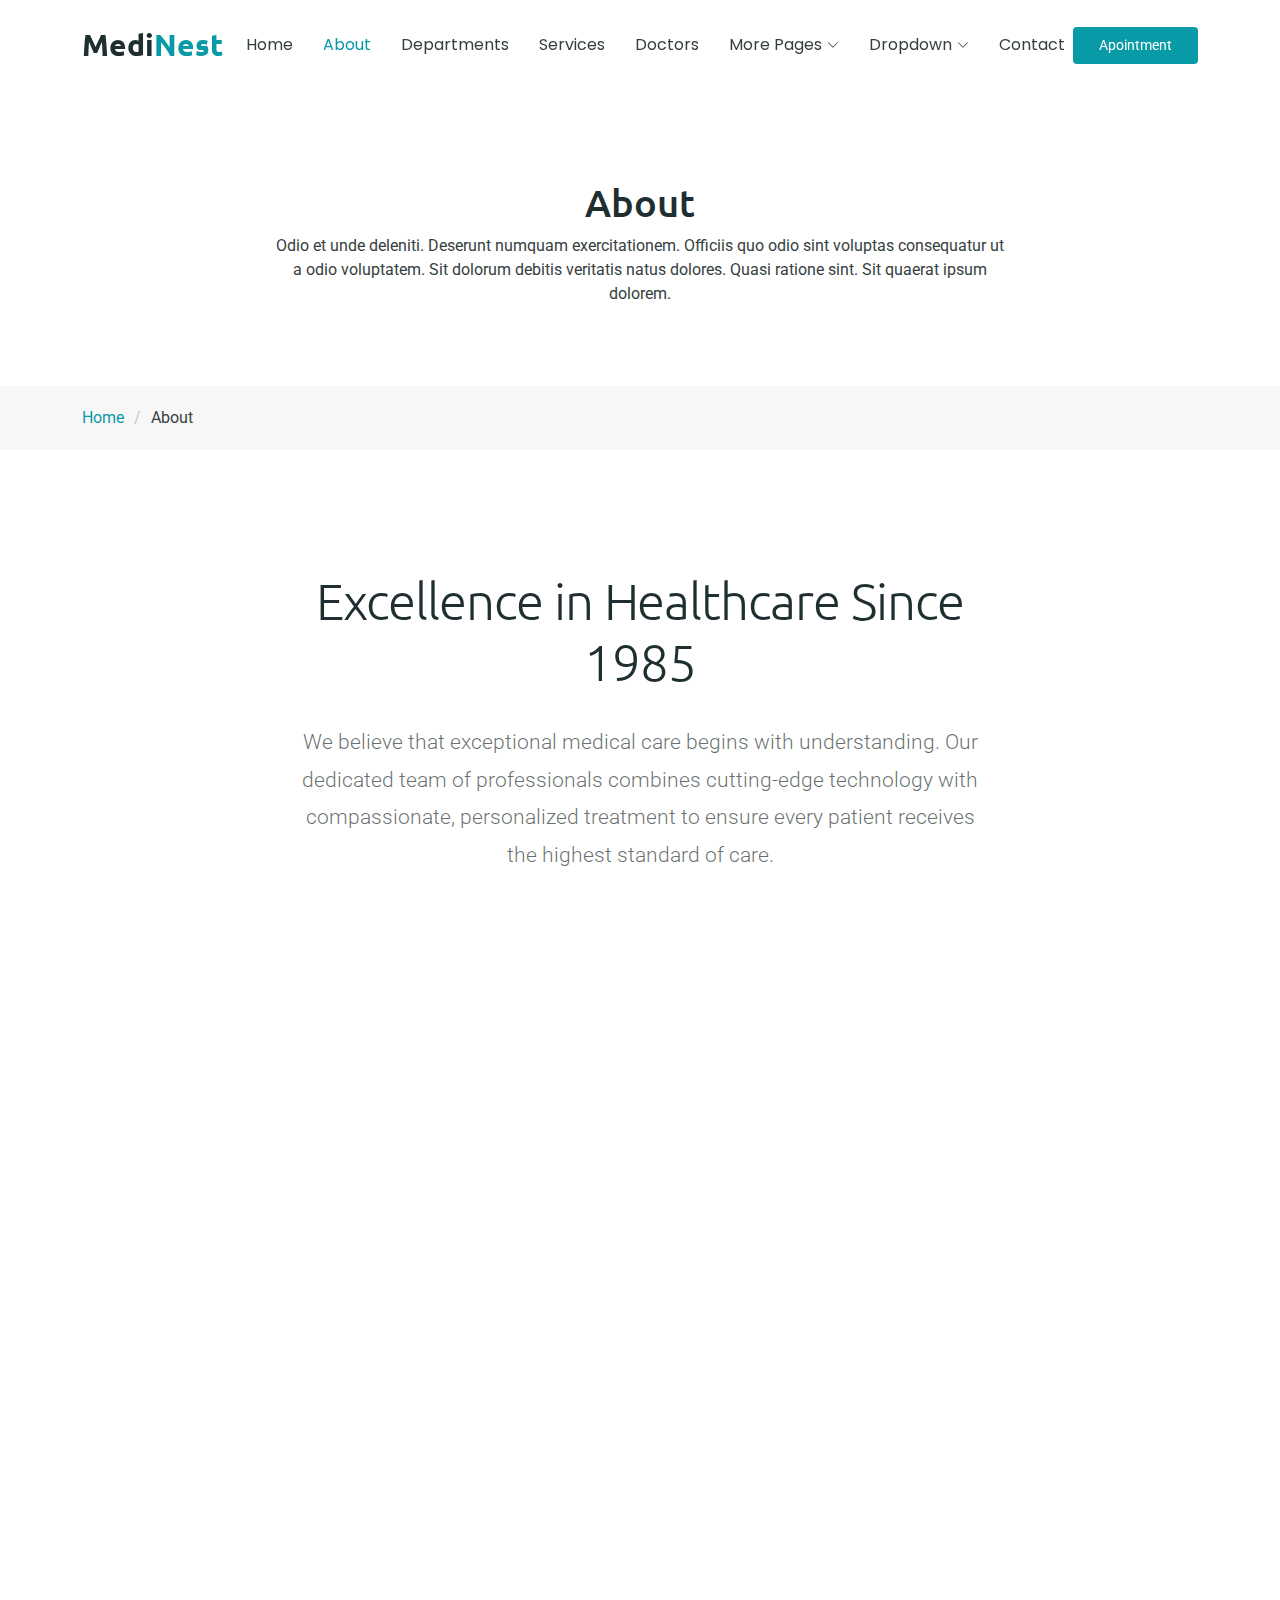
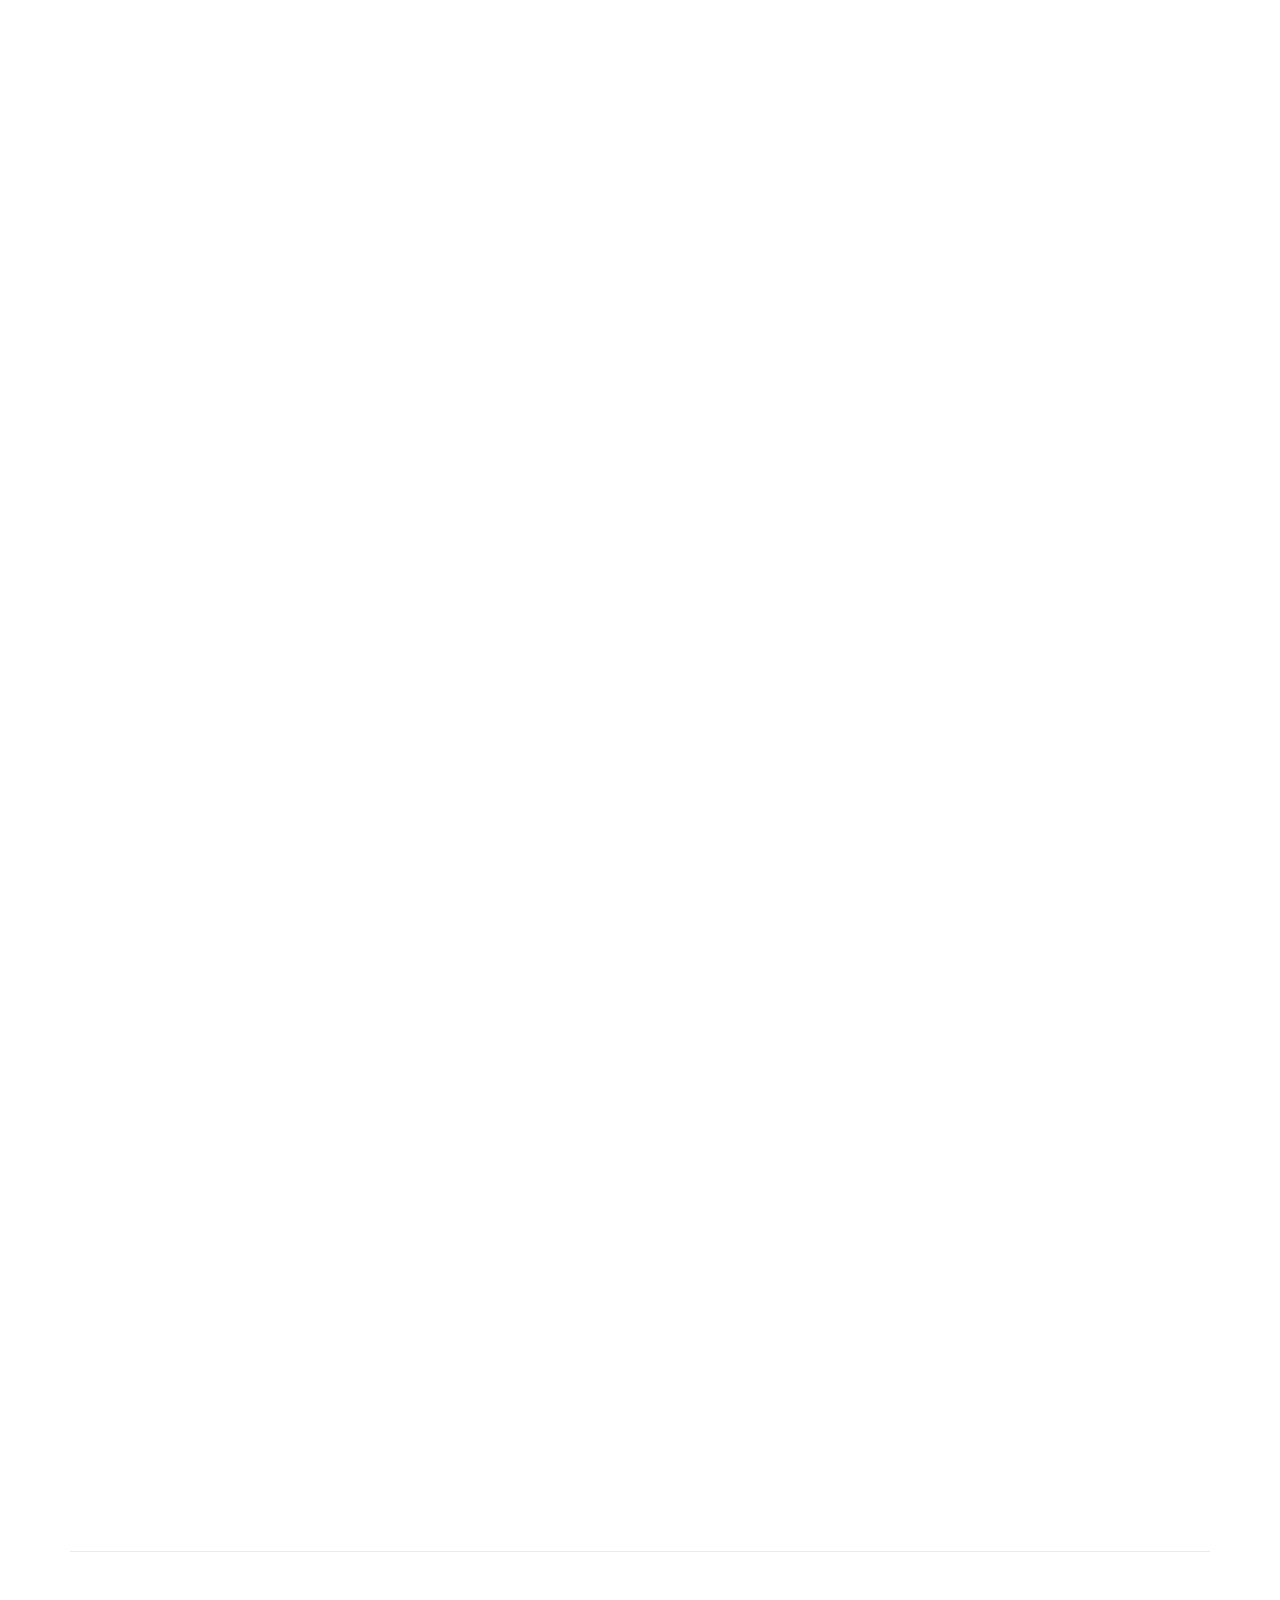
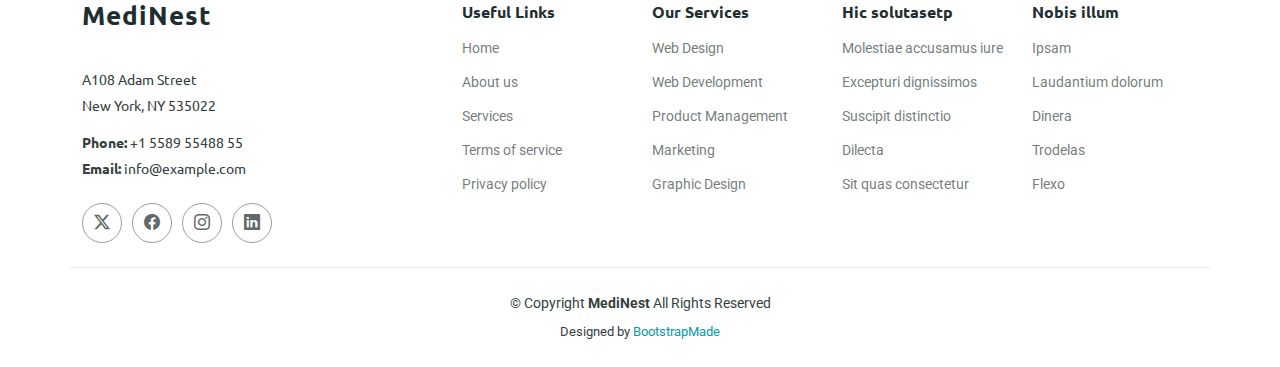
<file: about.html>
<!DOCTYPE html>
<html lang="en">

<head>
  <meta charset="utf-8">
  <meta content="width=device-width, initial-scale=1.0" name="viewport">
  <title>About - MediNest Bootstrap Template</title>
  <meta name="description" content="">
  <meta name="keywords" content="">

  <!-- Favicons -->
  <link href="assets/img/favicon.png" rel="icon">
  <link href="assets/img/apple-touch-icon.png" rel="apple-touch-icon">

  <!-- Fonts -->
  <link href="https://fonts.googleapis.com" rel="preconnect">
  <link href="https://fonts.gstatic.com" rel="preconnect" crossorigin>
  <link href="https://fonts.googleapis.com/css2?family=Roboto:ital,wght@0,100;0,300;0,400;0,500;0,700;0,900;1,100;1,300;1,400;1,500;1,700;1,900&family=Poppins:ital,wght@0,100;0,200;0,300;0,400;0,500;0,600;0,700;0,800;0,900;1,100;1,200;1,300;1,400;1,500;1,600;1,700;1,800;1,900&family=Ubuntu:ital,wght@0,300;0,400;0,500;0,700;1,300;1,400;1,500;1,700&display=swap" rel="stylesheet">

  <!-- Vendor CSS Files -->
  <link href="assets/vendor/bootstrap/css/bootstrap.min.css" rel="stylesheet">
  <link href="assets/vendor/bootstrap-icons/bootstrap-icons.css" rel="stylesheet">
  <link href="assets/vendor/aos/aos.css" rel="stylesheet">
  <link href="assets/vendor/glightbox/css/glightbox.min.css" rel="stylesheet">
  <link href="assets/vendor/fontawesome-free/css/all.min.css" rel="stylesheet">
  <link href="assets/vendor/swiper/swiper-bundle.min.css" rel="stylesheet">

  <!-- Main CSS File -->
  <link href="assets/css/main.css" rel="stylesheet">

  <!-- =======================================================
  * Template Name: MediNest
  * Template URL: https://bootstrapmade.com/medinest-bootstrap-hospital-template/
  * Updated: Aug 11 2025 with Bootstrap v5.3.7
  * Author: BootstrapMade.com
  * License: https://bootstrapmade.com/license/
  ======================================================== -->
</head>

<body class="about-page">

  <header id="header" class="header d-flex align-items-center fixed-top">
    <div class="container position-relative d-flex align-items-center justify-content-between">

      <a href="index.html" class="logo d-flex align-items-center me-auto me-xl-0">
        <!-- Uncomment the line below if you also wish to use an image logo -->
        <!-- <img src="assets/img/logo.webp" alt=""> -->
        <h1 class="sitename">Medi<span>Nest</span></h1>
      </a>

      <nav id="navmenu" class="navmenu">
        <ul>
          <li><a href="index.html">Home</a></li>
          <li><a href="about.html" class="active">About</a></li>
          <li><a href="departments.html">Departments</a></li>
          <li><a href="services.html">Services</a></li>
          <li><a href="doctors.html">Doctors</a></li>
          <li class="dropdown"><a href="#"><span>More Pages</span> <i class="bi bi-chevron-down toggle-dropdown"></i></a>
            <ul>
              <li><a href="department-details.html">Department Details</a></li>
              <li><a href="service-details.html">Service Details</a></li>
              <li><a href="appointment.html">Appointment</a></li>
              <li><a href="testimonials.html">Testimonials</a></li>
              <li><a href="faq.html">Frequently Asked Questions</a></li>
              <li><a href="gallery.html">Gallery</a></li>
              <li><a href="terms.html">Terms</a></li>
              <li><a href="privacy.html">Privacy</a></li>
              <li><a href="404.html">404</a></li>
            </ul>
          </li>
          <li class="dropdown"><a href="#"><span>Dropdown</span> <i class="bi bi-chevron-down toggle-dropdown"></i></a>
            <ul>
              <li><a href="#">Dropdown 1</a></li>
              <li class="dropdown"><a href="#"><span>Deep Dropdown</span> <i class="bi bi-chevron-down toggle-dropdown"></i></a>
                <ul>
                  <li><a href="#">Deep Dropdown 1</a></li>
                  <li><a href="#">Deep Dropdown 2</a></li>
                  <li><a href="#">Deep Dropdown 3</a></li>
                  <li><a href="#">Deep Dropdown 4</a></li>
                  <li><a href="#">Deep Dropdown 5</a></li>
                </ul>
              </li>
              <li><a href="#">Dropdown 2</a></li>
              <li><a href="#">Dropdown 3</a></li>
              <li><a href="#">Dropdown 4</a></li>
            </ul>
          </li>
          <li><a href="contact.html">Contact</a></li>
        </ul>
        <i class="mobile-nav-toggle d-xl-none bi bi-list"></i>
      </nav>

      <a class="btn-getstarted" href="apointment.html">Apointment</a>

    </div>
  </header>

  <main class="main">

    <!-- Page Title -->
    <div class="page-title">
      <div class="heading">
        <div class="container">
          <div class="row d-flex justify-content-center text-center">
            <div class="col-lg-8">
              <h1 class="heading-title">About</h1>
              <p class="mb-0">
                Odio et unde deleniti. Deserunt numquam exercitationem. Officiis quo
                odio sint voluptas consequatur ut a odio voluptatem. Sit dolorum
                debitis veritatis natus dolores. Quasi ratione sint. Sit quaerat
                ipsum dolorem.
              </p>
            </div>
          </div>
        </div>
      </div>
      <nav class="breadcrumbs">
        <div class="container">
          <ol>
            <li><a href="index.html">Home</a></li>
            <li class="current">About</li>
          </ol>
        </div>
      </nav>
    </div><!-- End Page Title -->

    <!-- About Section -->
    <section id="about" class="about section">

      <div class="container" data-aos="fade-up" data-aos-delay="100">

        <div class="intro-section">
          <div class="row justify-content-center">
            <div class="col-lg-8 text-center" data-aos="fade-up" data-aos-delay="100">
              <h2>Excellence in Healthcare Since 1985</h2>
              <p class="lead">We believe that exceptional medical care begins with understanding. Our dedicated team of professionals combines cutting-edge technology with compassionate, personalized treatment to ensure every patient receives the highest standard of care.</p>
            </div>
          </div>
        </div>

        <div class="image-stats-section">
          <div class="row align-items-center">
            <div class="col-lg-7" data-aos="fade-right" data-aos-delay="200">
              <div class="image-gallery">
                <div class="main-image-container">
                  <img src="assets/img/health/facilities-3.webp" class="img-fluid main-image" alt="Medical facility">
                </div>
                <div class="secondary-images">
                  <img src="assets/img/health/staff-12.webp" class="img-fluid secondary-image" alt="Medical team" data-aos="zoom-in" data-aos-delay="400">
                  <img src="assets/img/health/consultation-4.webp" class="img-fluid secondary-image" alt="Patient consultation" data-aos="zoom-in" data-aos-delay="500">
                </div>
              </div>
            </div>

            <div class="col-lg-5" data-aos="fade-left" data-aos-delay="300">
              <div class="stats-content">
                <h3>Trusted Healthcare Provider</h3>
                <p>Lorem ipsum dolor sit amet, consectetur adipiscing elit. Sed do eiusmod tempor incididunt ut labore et dolore magna aliqua. Ut enim ad minim veniam, quis nostrud exercitation.</p>

                <div class="stats-list">
                  <div class="stat-row">
                    <div class="stat-number">
                      <span data-purecounter-start="0" data-purecounter-end="22000" data-purecounter-duration="0" class="purecounter">22000</span>
                    </div>
                    <div class="stat-info">
                      <h5>Successful Treatments</h5>
                      <p>Completed with excellent patient outcomes</p>
                    </div>
                  </div>

                  <div class="stat-row">
                    <div class="stat-number">
                      <span data-purecounter-start="0" data-purecounter-end="95" data-purecounter-duration="0" class="purecounter">95</span><span>%</span>
                    </div>
                    <div class="stat-info">
                      <h5>Patient Satisfaction</h5>
                      <p>Based on comprehensive feedback surveys</p>
                    </div>
                  </div>

                  <div class="stat-row">
                    <div class="stat-number">
                      <span data-purecounter-start="0" data-purecounter-end="85" data-purecounter-duration="0" class="purecounter">85</span>
                    </div>
                    <div class="stat-info">
                      <h5>Medical Professionals</h5>
                      <p>Specialists across various departments</p>
                    </div>
                  </div>
                </div>
              </div>
            </div>
          </div>
        </div>

        <div class="mission-section" data-aos="fade-up" data-aos-delay="400">
          <div class="row">
            <div class="col-lg-4" data-aos="fade-up" data-aos-delay="100">
              <div class="mission-item">
                <div class="mission-icon">
                  <i class="bi bi-heart"></i>
                </div>
                <h4>Our Mission</h4>
                <p>To provide comprehensive, patient-centered healthcare that combines medical excellence with genuine compassion, ensuring every individual receives personalized care tailored to their unique needs.</p>
              </div>
            </div>

            <div class="col-lg-4" data-aos="fade-up" data-aos-delay="200">
              <div class="mission-item">
                <div class="mission-icon">
                  <i class="bi bi-eye"></i>
                </div>
                <h4>Our Vision</h4>
                <p>To be the leading healthcare provider in our region, recognized for innovative treatments, exceptional outcomes, and our unwavering commitment to improving lives in our community.</p>
              </div>
            </div>

            <div class="col-lg-4" data-aos="fade-up" data-aos-delay="300">
              <div class="mission-item">
                <div class="mission-icon">
                  <i class="bi bi-star"></i>
                </div>
                <h4>Our Promise</h4>
                <p>Every patient will receive the highest quality care in a comfortable, supportive environment where their health, dignity, and well-being are our top priorities.</p>
              </div>
            </div>
          </div>
        </div>

        <div class="specialties-section" data-aos="fade-up" data-aos-delay="500">
          <div class="row">
            <div class="col-lg-12 text-center">
              <h3>Areas of Excellence</h3>
              <p class="section-description">Our specialized departments work together to provide comprehensive care across multiple medical disciplines</p>
            </div>
          </div>

          <div class="row">
            <div class="col-lg-2 col-md-4 col-sm-6" data-aos="fade-up" data-aos-delay="100">
              <div class="specialty-item">
                <i class="bi bi-activity"></i>
                <span>Cardiology</span>
              </div>
            </div>
            <div class="col-lg-2 col-md-4 col-sm-6" data-aos="fade-up" data-aos-delay="150">
              <div class="specialty-item">
                <i class="bi bi-brain"></i>
                <span>Neurology</span>
              </div>
            </div>
            <div class="col-lg-2 col-md-4 col-sm-6" data-aos="fade-up" data-aos-delay="200">
              <div class="specialty-item">
                <i class="bi bi-person-hearts"></i>
                <span>Pediatrics</span>
              </div>
            </div>
            <div class="col-lg-2 col-md-4 col-sm-6" data-aos="fade-up" data-aos-delay="250">
              <div class="specialty-item">
                <i class="bi bi-scissors"></i>
                <span>Surgery</span>
              </div>
            </div>
            <div class="col-lg-2 col-md-4 col-sm-6" data-aos="fade-up" data-aos-delay="300">
              <div class="specialty-item">
                <i class="bi bi-file-medical"></i>
                <span>Oncology</span>
              </div>
            </div>
            <div class="col-lg-2 col-md-4 col-sm-6" data-aos="fade-up" data-aos-delay="350">
              <div class="specialty-item">
                <i class="bi bi-clipboard2-pulse"></i>
                <span>Emergency</span>
              </div>
            </div>
          </div>
        </div>

        <div class="accreditation-section" data-aos="fade-up" data-aos-delay="600">
          <div class="row">
            <div class="col-lg-12 text-center">
              <h3>Recognized Excellence</h3>
              <p class="section-description">Our commitment to quality is validated by prestigious healthcare organizations</p>
            </div>
          </div>

          <div class="row justify-content-center">
            <div class="col-lg-8">
              <div class="accreditation-grid">
                <div class="accreditation-item" data-aos="fade-up" data-aos-delay="100">
                  <img src="assets/img/clients/clients-6.webp" class="img-fluid" alt="Healthcare accreditation">
                </div>
                <div class="accreditation-item" data-aos="fade-up" data-aos-delay="150">
                  <img src="assets/img/clients/clients-7.webp" class="img-fluid" alt="Medical certification">
                </div>
                <div class="accreditation-item" data-aos="fade-up" data-aos-delay="200">
                  <img src="assets/img/clients/clients-8.webp" class="img-fluid" alt="Quality assurance">
                </div>
                <div class="accreditation-item" data-aos="fade-up" data-aos-delay="250">
                  <img src="assets/img/clients/clients-9.webp" class="img-fluid" alt="Healthcare excellence">
                </div>
                <div class="accreditation-item" data-aos="fade-up" data-aos-delay="300">
                  <img src="assets/img/clients/clients-10.webp" class="img-fluid" alt="Medical standards">
                </div>
                <div class="accreditation-item" data-aos="fade-up" data-aos-delay="350">
                  <img src="assets/img/clients/clients-11.webp" class="img-fluid" alt="Healthcare certification">
                </div>
              </div>
            </div>
          </div>
        </div>

      </div>

    </section><!-- /About Section -->

  </main>

  <footer id="footer" class="footer position-relative">

    <div class="container footer-top">
      <div class="row gy-4">
        <div class="col-lg-4 col-md-6 footer-about">
          <a href="index.html" class="logo d-flex align-items-center">
            <span class="sitename">MediNest</span>
          </a>
          <div class="footer-contact pt-3">
            <p>A108 Adam Street</p>
            <p>New York, NY 535022</p>
            <p class="mt-3"><strong>Phone:</strong> <span>+1 5589 55488 55</span></p>
            <p><strong>Email:</strong> <span>info@example.com</span></p>
          </div>
          <div class="social-links d-flex mt-4">
            <a href=""><i class="bi bi-twitter-x"></i></a>
            <a href=""><i class="bi bi-facebook"></i></a>
            <a href=""><i class="bi bi-instagram"></i></a>
            <a href=""><i class="bi bi-linkedin"></i></a>
          </div>
        </div>

        <div class="col-lg-2 col-md-3 footer-links">
          <h4>Useful Links</h4>
          <ul>
            <li><a href="#">Home</a></li>
            <li><a href="#">About us</a></li>
            <li><a href="#">Services</a></li>
            <li><a href="#">Terms of service</a></li>
            <li><a href="#">Privacy policy</a></li>
          </ul>
        </div>

        <div class="col-lg-2 col-md-3 footer-links">
          <h4>Our Services</h4>
          <ul>
            <li><a href="#">Web Design</a></li>
            <li><a href="#">Web Development</a></li>
            <li><a href="#">Product Management</a></li>
            <li><a href="#">Marketing</a></li>
            <li><a href="#">Graphic Design</a></li>
          </ul>
        </div>

        <div class="col-lg-2 col-md-3 footer-links">
          <h4>Hic solutasetp</h4>
          <ul>
            <li><a href="#">Molestiae accusamus iure</a></li>
            <li><a href="#">Excepturi dignissimos</a></li>
            <li><a href="#">Suscipit distinctio</a></li>
            <li><a href="#">Dilecta</a></li>
            <li><a href="#">Sit quas consectetur</a></li>
          </ul>
        </div>

        <div class="col-lg-2 col-md-3 footer-links">
          <h4>Nobis illum</h4>
          <ul>
            <li><a href="#">Ipsam</a></li>
            <li><a href="#">Laudantium dolorum</a></li>
            <li><a href="#">Dinera</a></li>
            <li><a href="#">Trodelas</a></li>
            <li><a href="#">Flexo</a></li>
          </ul>
        </div>

      </div>
    </div>

    <div class="container copyright text-center mt-4">
      <p>© <span>Copyright</span> <strong>MediNest</strong>&nbsp;<span>All Rights Reserved</span></p>
      <div class="credits">
        <!-- All the links in the footer should remain intact. -->
        <!-- You can delete the links only if you've purchased the pro version. -->
        <!-- Licensing information: https://bootstrapmade.com/license/ -->
        <!-- Purchase the pro version with working PHP/AJAX contact form: [buy-url] -->
        Designed by <a href="https://bootstrapmade.com/">BootstrapMade</a>
      </div>
    </div>

  </footer>

  <!-- Scroll Top -->
  <a href="#" id="scroll-top" class="scroll-top d-flex align-items-center justify-content-center"><i class="bi bi-arrow-up-short"></i></a>

  <!-- Preloader -->
  <div id="preloader"></div>

  <!-- Vendor JS Files -->
  <script src="assets/vendor/bootstrap/js/bootstrap.bundle.min.js"></script>
  <script src="assets/vendor/php-email-form/validate.js"></script>
  <script src="assets/vendor/aos/aos.js"></script>
  <script src="assets/vendor/glightbox/js/glightbox.min.js"></script>
  <script src="assets/vendor/purecounter/purecounter_vanilla.js"></script>
  <script src="assets/vendor/imagesloaded/imagesloaded.pkgd.min.js"></script>
  <script src="assets/vendor/isotope-layout/isotope.pkgd.min.js"></script>
  <script src="assets/vendor/swiper/swiper-bundle.min.js"></script>

  <!-- Main JS File -->
  <script src="assets/js/main.js"></script>

</body>

</html>
</file>
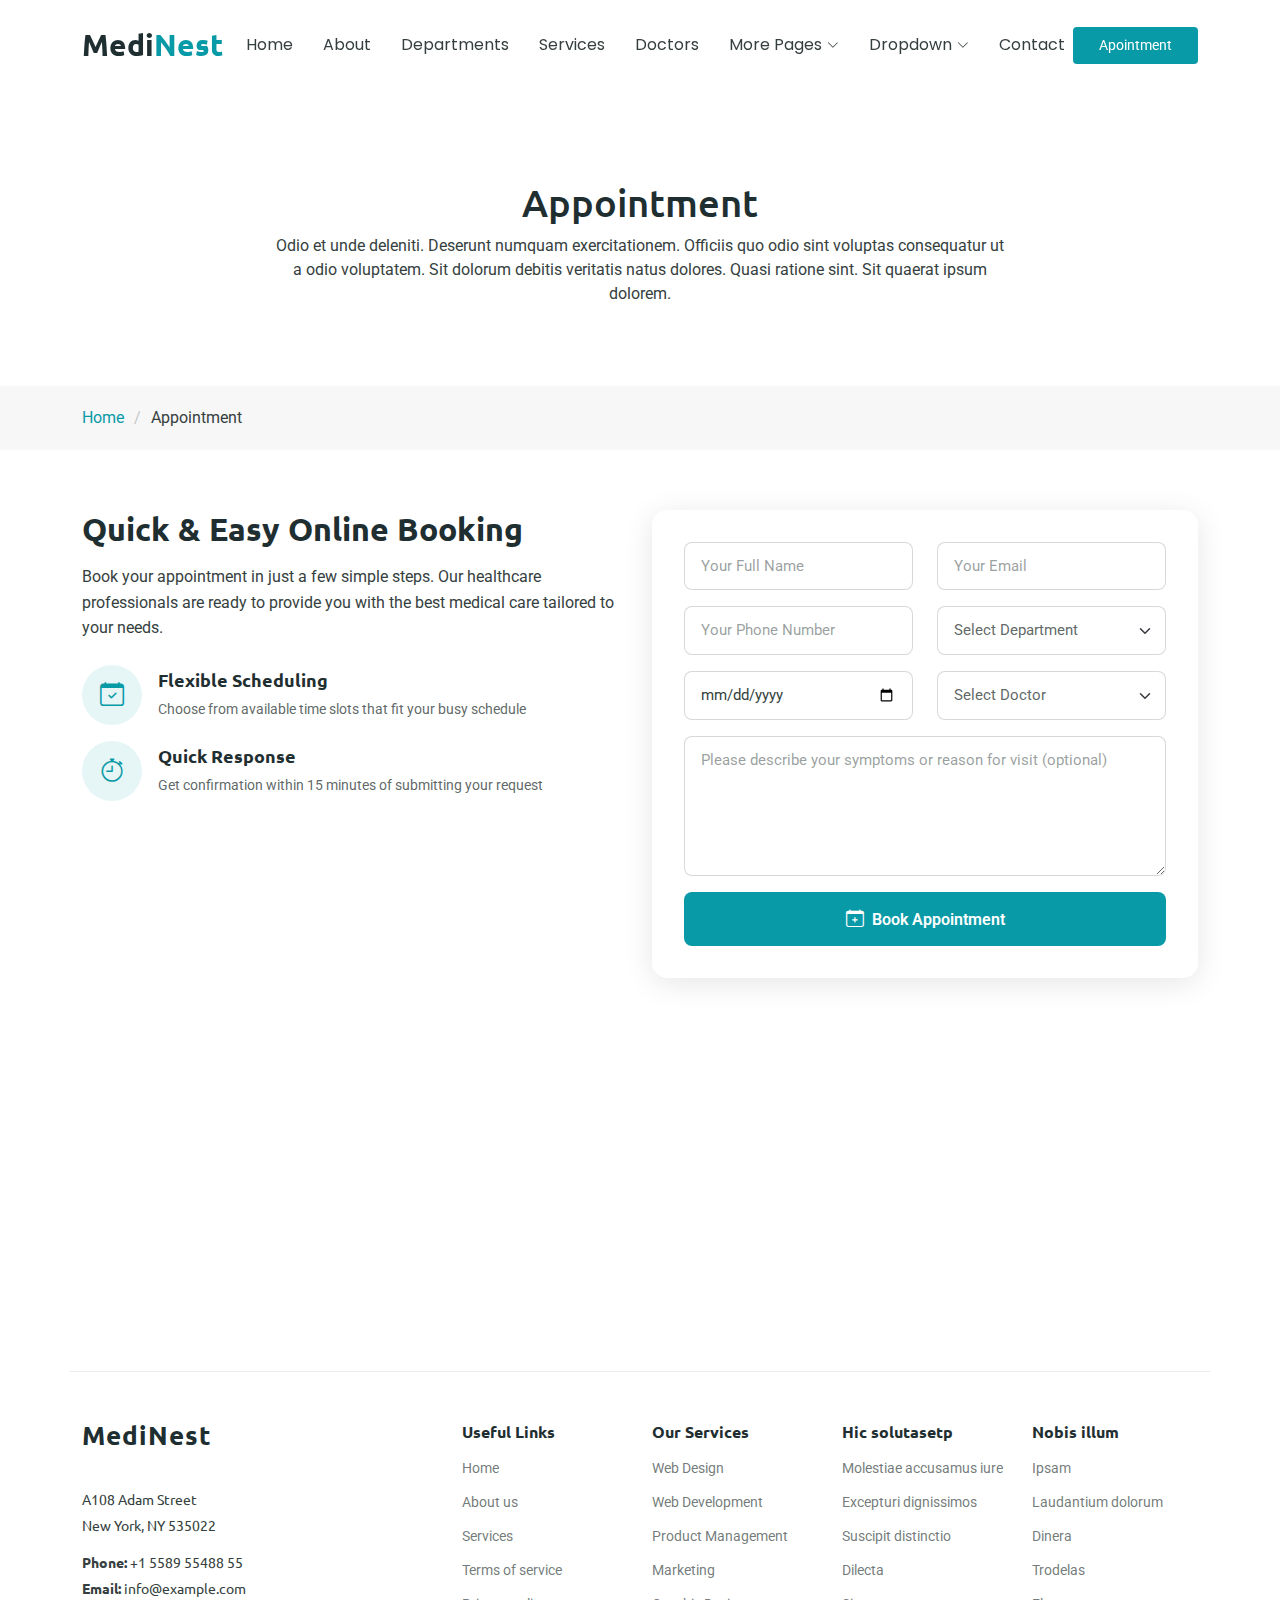
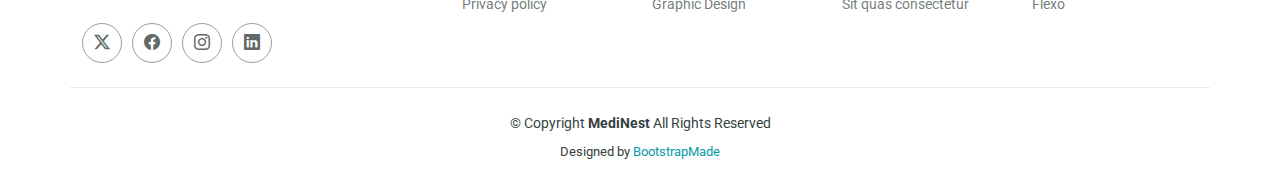
<file: appointment.html>
<!DOCTYPE html>
<html lang="en">

<head>
  <meta charset="utf-8">
  <meta content="width=device-width, initial-scale=1.0" name="viewport">
  <title>Appointment - MediNest Bootstrap Template</title>
  <meta name="description" content="">
  <meta name="keywords" content="">

  <!-- Favicons -->
  <link href="assets/img/favicon.png" rel="icon">
  <link href="assets/img/apple-touch-icon.png" rel="apple-touch-icon">

  <!-- Fonts -->
  <link href="https://fonts.googleapis.com" rel="preconnect">
  <link href="https://fonts.gstatic.com" rel="preconnect" crossorigin>
  <link href="https://fonts.googleapis.com/css2?family=Roboto:ital,wght@0,100;0,300;0,400;0,500;0,700;0,900;1,100;1,300;1,400;1,500;1,700;1,900&family=Poppins:ital,wght@0,100;0,200;0,300;0,400;0,500;0,600;0,700;0,800;0,900;1,100;1,200;1,300;1,400;1,500;1,600;1,700;1,800;1,900&family=Ubuntu:ital,wght@0,300;0,400;0,500;0,700;1,300;1,400;1,500;1,700&display=swap" rel="stylesheet">

  <!-- Vendor CSS Files -->
  <link href="assets/vendor/bootstrap/css/bootstrap.min.css" rel="stylesheet">
  <link href="assets/vendor/bootstrap-icons/bootstrap-icons.css" rel="stylesheet">
  <link href="assets/vendor/aos/aos.css" rel="stylesheet">
  <link href="assets/vendor/glightbox/css/glightbox.min.css" rel="stylesheet">
  <link href="assets/vendor/fontawesome-free/css/all.min.css" rel="stylesheet">
  <link href="assets/vendor/swiper/swiper-bundle.min.css" rel="stylesheet">

  <!-- Main CSS File -->
  <link href="assets/css/main.css" rel="stylesheet">

  <!-- =======================================================
  * Template Name: MediNest
  * Template URL: https://bootstrapmade.com/medinest-bootstrap-hospital-template/
  * Updated: Aug 11 2025 with Bootstrap v5.3.7
  * Author: BootstrapMade.com
  * License: https://bootstrapmade.com/license/
  ======================================================== -->
</head>

<body class="appointment-page">

  <header id="header" class="header d-flex align-items-center fixed-top">
    <div class="container position-relative d-flex align-items-center justify-content-between">

      <a href="index.html" class="logo d-flex align-items-center me-auto me-xl-0">
        <!-- Uncomment the line below if you also wish to use an image logo -->
        <!-- <img src="assets/img/logo.webp" alt=""> -->
        <h1 class="sitename">Medi<span>Nest</span></h1>
      </a>

      <nav id="navmenu" class="navmenu">
        <ul>
          <li><a href="index.html">Home</a></li>
          <li><a href="about.html">About</a></li>
          <li><a href="departments.html">Departments</a></li>
          <li><a href="services.html">Services</a></li>
          <li><a href="doctors.html">Doctors</a></li>
          <li class="dropdown"><a href="#"><span>More Pages</span> <i class="bi bi-chevron-down toggle-dropdown"></i></a>
            <ul>
              <li><a href="department-details.html">Department Details</a></li>
              <li><a href="service-details.html">Service Details</a></li>
              <li><a href="appointment.html" class="active">Appointment</a></li>
              <li><a href="testimonials.html">Testimonials</a></li>
              <li><a href="faq.html">Frequently Asked Questions</a></li>
              <li><a href="gallery.html">Gallery</a></li>
              <li><a href="terms.html">Terms</a></li>
              <li><a href="privacy.html">Privacy</a></li>
              <li><a href="404.html">404</a></li>
            </ul>
          </li>
          <li class="dropdown"><a href="#"><span>Dropdown</span> <i class="bi bi-chevron-down toggle-dropdown"></i></a>
            <ul>
              <li><a href="#">Dropdown 1</a></li>
              <li class="dropdown"><a href="#"><span>Deep Dropdown</span> <i class="bi bi-chevron-down toggle-dropdown"></i></a>
                <ul>
                  <li><a href="#">Deep Dropdown 1</a></li>
                  <li><a href="#">Deep Dropdown 2</a></li>
                  <li><a href="#">Deep Dropdown 3</a></li>
                  <li><a href="#">Deep Dropdown 4</a></li>
                  <li><a href="#">Deep Dropdown 5</a></li>
                </ul>
              </li>
              <li><a href="#">Dropdown 2</a></li>
              <li><a href="#">Dropdown 3</a></li>
              <li><a href="#">Dropdown 4</a></li>
            </ul>
          </li>
          <li><a href="contact.html">Contact</a></li>
        </ul>
        <i class="mobile-nav-toggle d-xl-none bi bi-list"></i>
      </nav>

      <a class="btn-getstarted" href="apointment.html">Apointment</a>

    </div>
  </header>

  <main class="main">

    <!-- Page Title -->
    <div class="page-title">
      <div class="heading">
        <div class="container">
          <div class="row d-flex justify-content-center text-center">
            <div class="col-lg-8">
              <h1 class="heading-title">Appointment</h1>
              <p class="mb-0">
                Odio et unde deleniti. Deserunt numquam exercitationem. Officiis quo
                odio sint voluptas consequatur ut a odio voluptatem. Sit dolorum
                debitis veritatis natus dolores. Quasi ratione sint. Sit quaerat
                ipsum dolorem.
              </p>
            </div>
          </div>
        </div>
      </div>
      <nav class="breadcrumbs">
        <div class="container">
          <ol>
            <li><a href="index.html">Home</a></li>
            <li class="current">Appointment</li>
          </ol>
        </div>
      </nav>
    </div><!-- End Page Title -->

    <!-- Appointmnet Section -->
    <section id="appointmnet" class="appointmnet section">

      <div class="container" data-aos="fade-up" data-aos-delay="100">

        <div class="row gy-4">

          <!-- Appointment Info -->
          <div class="col-lg-6">
            <div class="appointment-info">
              <h3>Quick &amp; Easy Online Booking</h3>
              <p class="mb-4">Book your appointment in just a few simple steps. Our healthcare professionals are ready to provide you with the best medical care tailored to your needs.</p>

              <div class="info-items">
                <div class="info-item d-flex align-items-center mb-3" data-aos="fade-up" data-aos-delay="200">
                  <div class="icon-wrapper me-3">
                    <i class="bi bi-calendar-check"></i>
                  </div>
                  <div>
                    <h5>Flexible Scheduling</h5>
                    <p class="mb-0">Choose from available time slots that fit your busy schedule</p>
                  </div>
                </div><!-- End Info Item -->

                <div class="info-item d-flex align-items-center mb-3" data-aos="fade-up" data-aos-delay="250">
                  <div class="icon-wrapper me-3">
                    <i class="bi bi-stopwatch"></i>
                  </div>
                  <div>
                    <h5>Quick Response</h5>
                    <p class="mb-0">Get confirmation within 15 minutes of submitting your request</p>
                  </div>
                </div><!-- End Info Item -->

                <div class="info-item d-flex align-items-center mb-3" data-aos="fade-up" data-aos-delay="300">
                  <div class="icon-wrapper me-3">
                    <i class="bi bi-shield-check"></i>
                  </div>
                  <div>
                    <h5>Expert Medical Care</h5>
                    <p class="mb-0">Board-certified doctors and specialists at your service</p>
                  </div>
                </div><!-- End Info Item -->
              </div>

              <div class="emergency-contact mt-4" data-aos="fade-up" data-aos-delay="350">
                <div class="emergency-card p-3">
                  <h6 class="mb-2"><i class="bi bi-telephone-fill me-2"></i>Emergency Hotline</h6>
                  <p class="mb-0">Call <strong>+1 (555) 911-4567</strong> for urgent medical assistance</p>
                </div>
              </div>

            </div>
          </div><!-- End Appointment Info -->

          <!-- Appointment Form -->
          <div class="col-lg-6">
            <div class="appointment-form-wrapper" data-aos="fade-up" data-aos-delay="200">
              <form action="forms/appointment.php" method="post" class="appointment-form php-email-form">
                <div class="row gy-3">

                  <div class="col-md-6">
                    <input type="text" name="name" class="form-control" placeholder="Your Full Name" required="">
                  </div>

                  <div class="col-md-6">
                    <input type="email" name="email" class="form-control" placeholder="Your Email" required="">
                  </div>

                  <div class="col-md-6">
                    <input type="tel" name="phone" class="form-control" placeholder="Your Phone Number" required="">
                  </div>

                  <div class="col-md-6">
                    <select name="department" class="form-select" required="">
                      <option value="">Select Department</option>
                      <option value="cardiology">Cardiology</option>
                      <option value="neurology">Neurology</option>
                      <option value="orthopedics">Orthopedics</option>
                      <option value="pediatrics">Pediatrics</option>
                      <option value="dermatology">Dermatology</option>
                      <option value="general">General Medicine</option>
                    </select>
                  </div>

                  <div class="col-md-6">
                    <input type="date" name="date" class="form-control" required="">
                  </div>

                  <div class="col-md-6">
                    <select name="doctor" class="form-select" required="">
                      <option value="">Select Doctor</option>
                      <option value="dr-johnson">Dr. Sarah Johnson</option>
                      <option value="dr-martinez">Dr. Michael Martinez</option>
                      <option value="dr-chen">Dr. Lisa Chen</option>
                      <option value="dr-patel">Dr. Raj Patel</option>
                      <option value="dr-williams">Dr. Emily Williams</option>
                      <option value="dr-thompson">Dr. David Thompson</option>
                    </select>
                  </div>

                  <div class="col-12">
                    <textarea class="form-control" name="message" rows="5" placeholder="Please describe your symptoms or reason for visit (optional)"></textarea>
                  </div>

                  <div class="col-12">
                    <div class="loading">Loading</div>
                    <div class="error-message"></div>
                    <div class="sent-message">Your appointment request has been sent successfully. We will contact you shortly!</div>

                    <button type="submit" class="btn btn-appointment w-100">
                      <i class="bi bi-calendar-plus me-2"></i>Book Appointment
                    </button>
                  </div>

                </div>
              </form>
            </div>
          </div><!-- End Appointment Form -->

        </div>

        <!-- Process Steps -->
        <div class="process-steps mt-5" data-aos="fade-up" data-aos-delay="300">
          <div class="row text-center gy-4">
            <div class="col-lg-3 col-md-6">
              <div class="step-item">
                <div class="step-number">1</div>
                <div class="step-icon">
                  <i class="bi bi-person-fill"></i>
                </div>
                <h5>Fill Details</h5>
                <p>Provide your personal information and select your preferred department</p>
              </div>
            </div><!-- End Step -->

            <div class="col-lg-3 col-md-6">
              <div class="step-item">
                <div class="step-number">2</div>
                <div class="step-icon">
                  <i class="bi bi-calendar-event"></i>
                </div>
                <h5>Choose Date</h5>
                <p>Select your preferred date and time slot from available options</p>
              </div>
            </div><!-- End Step -->

            <div class="col-lg-3 col-md-6">
              <div class="step-item">
                <div class="step-number">3</div>
                <div class="step-icon">
                  <i class="bi bi-check-circle"></i>
                </div>
                <h5>Confirmation</h5>
                <p>Receive instant confirmation and appointment details via email or SMS</p>
              </div>
            </div><!-- End Step -->

            <div class="col-lg-3 col-md-6">
              <div class="step-item">
                <div class="step-number">4</div>
                <div class="step-icon">
                  <i class="bi bi-heart-pulse"></i>
                </div>
                <h5>Get Treatment</h5>
                <p>Visit our clinic at your scheduled time and receive quality healthcare</p>
              </div>
            </div><!-- End Step -->

          </div>
        </div><!-- End Process Steps -->

      </div>

    </section><!-- /Appointmnet Section -->

  </main>

  <footer id="footer" class="footer position-relative">

    <div class="container footer-top">
      <div class="row gy-4">
        <div class="col-lg-4 col-md-6 footer-about">
          <a href="index.html" class="logo d-flex align-items-center">
            <span class="sitename">MediNest</span>
          </a>
          <div class="footer-contact pt-3">
            <p>A108 Adam Street</p>
            <p>New York, NY 535022</p>
            <p class="mt-3"><strong>Phone:</strong> <span>+1 5589 55488 55</span></p>
            <p><strong>Email:</strong> <span>info@example.com</span></p>
          </div>
          <div class="social-links d-flex mt-4">
            <a href=""><i class="bi bi-twitter-x"></i></a>
            <a href=""><i class="bi bi-facebook"></i></a>
            <a href=""><i class="bi bi-instagram"></i></a>
            <a href=""><i class="bi bi-linkedin"></i></a>
          </div>
        </div>

        <div class="col-lg-2 col-md-3 footer-links">
          <h4>Useful Links</h4>
          <ul>
            <li><a href="#">Home</a></li>
            <li><a href="#">About us</a></li>
            <li><a href="#">Services</a></li>
            <li><a href="#">Terms of service</a></li>
            <li><a href="#">Privacy policy</a></li>
          </ul>
        </div>

        <div class="col-lg-2 col-md-3 footer-links">
          <h4>Our Services</h4>
          <ul>
            <li><a href="#">Web Design</a></li>
            <li><a href="#">Web Development</a></li>
            <li><a href="#">Product Management</a></li>
            <li><a href="#">Marketing</a></li>
            <li><a href="#">Graphic Design</a></li>
          </ul>
        </div>

        <div class="col-lg-2 col-md-3 footer-links">
          <h4>Hic solutasetp</h4>
          <ul>
            <li><a href="#">Molestiae accusamus iure</a></li>
            <li><a href="#">Excepturi dignissimos</a></li>
            <li><a href="#">Suscipit distinctio</a></li>
            <li><a href="#">Dilecta</a></li>
            <li><a href="#">Sit quas consectetur</a></li>
          </ul>
        </div>

        <div class="col-lg-2 col-md-3 footer-links">
          <h4>Nobis illum</h4>
          <ul>
            <li><a href="#">Ipsam</a></li>
            <li><a href="#">Laudantium dolorum</a></li>
            <li><a href="#">Dinera</a></li>
            <li><a href="#">Trodelas</a></li>
            <li><a href="#">Flexo</a></li>
          </ul>
        </div>

      </div>
    </div>

    <div class="container copyright text-center mt-4">
      <p>© <span>Copyright</span> <strong>MediNest</strong>&nbsp;<span>All Rights Reserved</span></p>
      <div class="credits">
        <!-- All the links in the footer should remain intact. -->
        <!-- You can delete the links only if you've purchased the pro version. -->
        <!-- Licensing information: https://bootstrapmade.com/license/ -->
        <!-- Purchase the pro version with working PHP/AJAX contact form: [buy-url] -->
        Designed by <a href="https://bootstrapmade.com/">BootstrapMade</a>
      </div>
    </div>

  </footer>

  <!-- Scroll Top -->
  <a href="#" id="scroll-top" class="scroll-top d-flex align-items-center justify-content-center"><i class="bi bi-arrow-up-short"></i></a>

  <!-- Preloader -->
  <div id="preloader"></div>

  <!-- Vendor JS Files -->
  <script src="assets/vendor/bootstrap/js/bootstrap.bundle.min.js"></script>
  <script src="assets/vendor/php-email-form/validate.js"></script>
  <script src="assets/vendor/aos/aos.js"></script>
  <script src="assets/vendor/glightbox/js/glightbox.min.js"></script>
  <script src="assets/vendor/purecounter/purecounter_vanilla.js"></script>
  <script src="assets/vendor/imagesloaded/imagesloaded.pkgd.min.js"></script>
  <script src="assets/vendor/isotope-layout/isotope.pkgd.min.js"></script>
  <script src="assets/vendor/swiper/swiper-bundle.min.js"></script>

  <!-- Main JS File -->
  <script src="assets/js/main.js"></script>

</body>

</html>
</file>
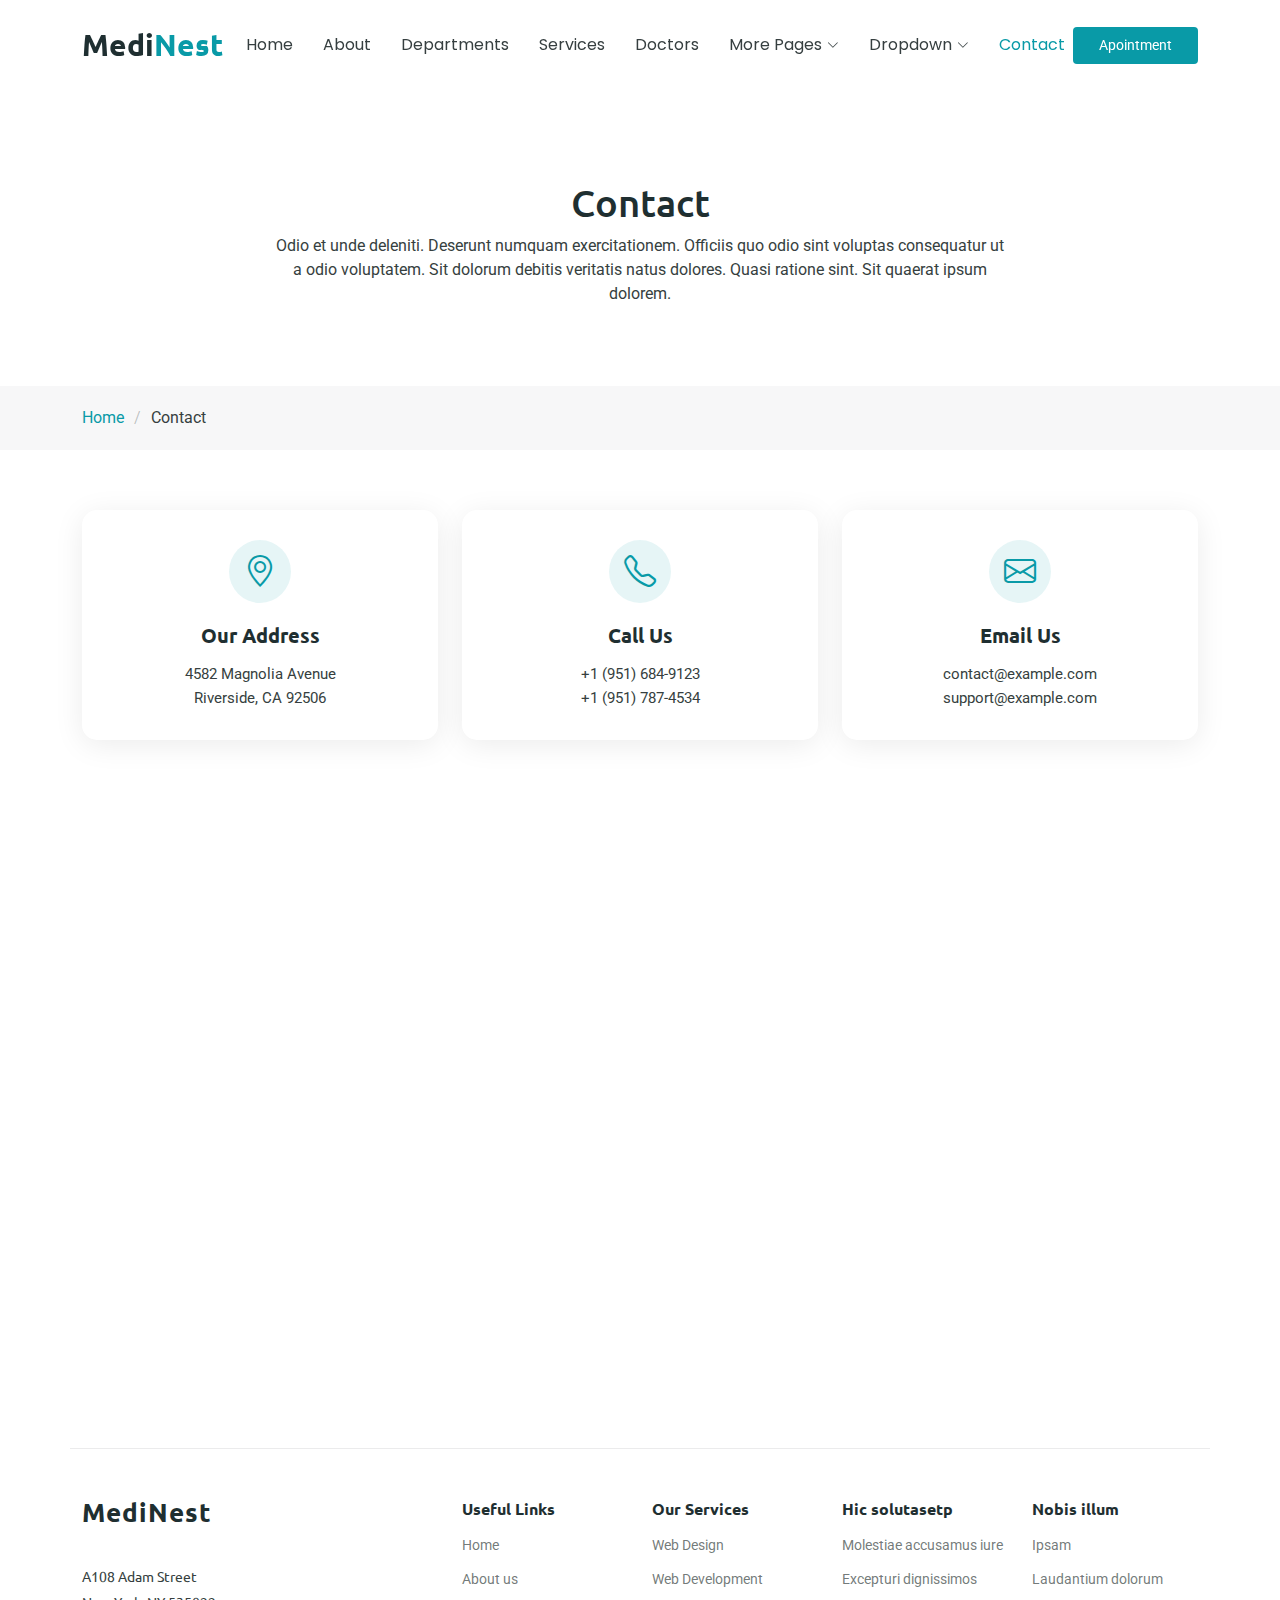
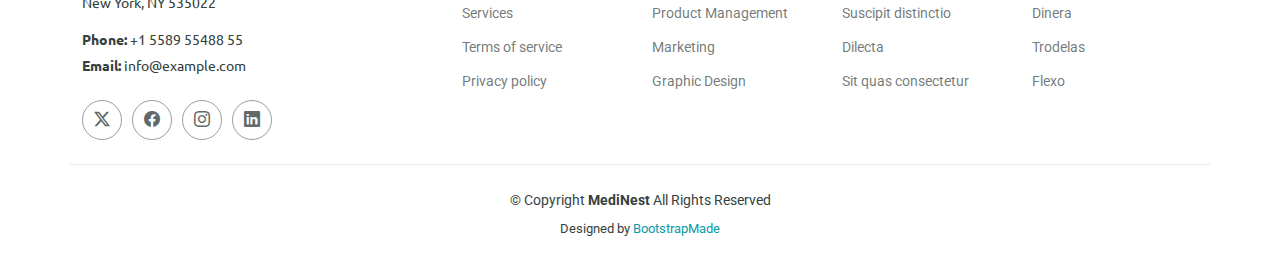
<file: contact.html>
<!DOCTYPE html>
<html lang="en">

<head>
  <meta charset="utf-8">
  <meta content="width=device-width, initial-scale=1.0" name="viewport">
  <title>Contact - MediNest Bootstrap Template</title>
  <meta name="description" content="">
  <meta name="keywords" content="">

  <!-- Favicons -->
  <link href="assets/img/favicon.png" rel="icon">
  <link href="assets/img/apple-touch-icon.png" rel="apple-touch-icon">

  <!-- Fonts -->
  <link href="https://fonts.googleapis.com" rel="preconnect">
  <link href="https://fonts.gstatic.com" rel="preconnect" crossorigin>
  <link href="https://fonts.googleapis.com/css2?family=Roboto:ital,wght@0,100;0,300;0,400;0,500;0,700;0,900;1,100;1,300;1,400;1,500;1,700;1,900&family=Poppins:ital,wght@0,100;0,200;0,300;0,400;0,500;0,600;0,700;0,800;0,900;1,100;1,200;1,300;1,400;1,500;1,600;1,700;1,800;1,900&family=Ubuntu:ital,wght@0,300;0,400;0,500;0,700;1,300;1,400;1,500;1,700&display=swap" rel="stylesheet">

  <!-- Vendor CSS Files -->
  <link href="assets/vendor/bootstrap/css/bootstrap.min.css" rel="stylesheet">
  <link href="assets/vendor/bootstrap-icons/bootstrap-icons.css" rel="stylesheet">
  <link href="assets/vendor/aos/aos.css" rel="stylesheet">
  <link href="assets/vendor/glightbox/css/glightbox.min.css" rel="stylesheet">
  <link href="assets/vendor/fontawesome-free/css/all.min.css" rel="stylesheet">
  <link href="assets/vendor/swiper/swiper-bundle.min.css" rel="stylesheet">

  <!-- Main CSS File -->
  <link href="assets/css/main.css" rel="stylesheet">

  <!-- =======================================================
  * Template Name: MediNest
  * Template URL: https://bootstrapmade.com/medinest-bootstrap-hospital-template/
  * Updated: Aug 11 2025 with Bootstrap v5.3.7
  * Author: BootstrapMade.com
  * License: https://bootstrapmade.com/license/
  ======================================================== -->
</head>

<body class="contact-page">

  <header id="header" class="header d-flex align-items-center fixed-top">
    <div class="container position-relative d-flex align-items-center justify-content-between">

      <a href="index.html" class="logo d-flex align-items-center me-auto me-xl-0">
        <!-- Uncomment the line below if you also wish to use an image logo -->
        <!-- <img src="assets/img/logo.webp" alt=""> -->
        <h1 class="sitename">Medi<span>Nest</span></h1>
      </a>

      <nav id="navmenu" class="navmenu">
        <ul>
          <li><a href="index.html">Home</a></li>
          <li><a href="about.html">About</a></li>
          <li><a href="departments.html">Departments</a></li>
          <li><a href="services.html">Services</a></li>
          <li><a href="doctors.html">Doctors</a></li>
          <li class="dropdown"><a href="#"><span>More Pages</span> <i class="bi bi-chevron-down toggle-dropdown"></i></a>
            <ul>
              <li><a href="department-details.html">Department Details</a></li>
              <li><a href="service-details.html">Service Details</a></li>
              <li><a href="appointment.html">Appointment</a></li>
              <li><a href="testimonials.html">Testimonials</a></li>
              <li><a href="faq.html">Frequently Asked Questions</a></li>
              <li><a href="gallery.html">Gallery</a></li>
              <li><a href="terms.html">Terms</a></li>
              <li><a href="privacy.html">Privacy</a></li>
              <li><a href="404.html">404</a></li>
            </ul>
          </li>
          <li class="dropdown"><a href="#"><span>Dropdown</span> <i class="bi bi-chevron-down toggle-dropdown"></i></a>
            <ul>
              <li><a href="#">Dropdown 1</a></li>
              <li class="dropdown"><a href="#"><span>Deep Dropdown</span> <i class="bi bi-chevron-down toggle-dropdown"></i></a>
                <ul>
                  <li><a href="#">Deep Dropdown 1</a></li>
                  <li><a href="#">Deep Dropdown 2</a></li>
                  <li><a href="#">Deep Dropdown 3</a></li>
                  <li><a href="#">Deep Dropdown 4</a></li>
                  <li><a href="#">Deep Dropdown 5</a></li>
                </ul>
              </li>
              <li><a href="#">Dropdown 2</a></li>
              <li><a href="#">Dropdown 3</a></li>
              <li><a href="#">Dropdown 4</a></li>
            </ul>
          </li>
          <li><a href="contact.html" class="active">Contact</a></li>
        </ul>
        <i class="mobile-nav-toggle d-xl-none bi bi-list"></i>
      </nav>

      <a class="btn-getstarted" href="apointment.html">Apointment</a>

    </div>
  </header>

  <main class="main">

    <!-- Page Title -->
    <div class="page-title">
      <div class="heading">
        <div class="container">
          <div class="row d-flex justify-content-center text-center">
            <div class="col-lg-8">
              <h1 class="heading-title">Contact</h1>
              <p class="mb-0">
                Odio et unde deleniti. Deserunt numquam exercitationem. Officiis quo
                odio sint voluptas consequatur ut a odio voluptatem. Sit dolorum
                debitis veritatis natus dolores. Quasi ratione sint. Sit quaerat
                ipsum dolorem.
              </p>
            </div>
          </div>
        </div>
      </div>
      <nav class="breadcrumbs">
        <div class="container">
          <ol>
            <li><a href="index.html">Home</a></li>
            <li class="current">Contact</li>
          </ol>
        </div>
      </nav>
    </div><!-- End Page Title -->

    <!-- Contact Section -->
    <section id="contact" class="contact section">

      <div class="container" data-aos="fade-up" data-aos-delay="100">

        <div class="row gy-4">
          <div class="col-lg-4" data-aos="fade-up" data-aos-delay="200">
            <div class="info-box">
              <i class="bi bi-geo-alt"></i>
              <h3>Our Address</h3>
              <p>4582 Magnolia Avenue<br>Riverside, CA 92506</p>
            </div>
          </div>

          <div class="col-lg-4" data-aos="fade-up" data-aos-delay="300">
            <div class="info-box">
              <i class="bi bi-telephone"></i>
              <h3>Call Us</h3>
              <p>+1 (951) 684-9123<br>+1 (951) 787-4534</p>
            </div>
          </div>

          <div class="col-lg-4" data-aos="fade-up" data-aos-delay="400">
            <div class="info-box">
              <i class="bi bi-envelope"></i>
              <h3>Email Us</h3>
              <p>contact@example.com<br>support@example.com</p>
            </div>
          </div>
        </div>

        <div class="row gy-4 mt-4">
          <div class="col-lg-6" data-aos="fade-up" data-aos-delay="500">
            <div class="map-container">
              <iframe src="https://www.google.com/maps/embed?pb=!1m18!1m12!1m3!1d3308.4770376449556!2d-117.39905292424607!3d33.978802323820714!2m3!1f0!2f0!3f0!3m2!1i1024!2i768!4f13.1!3m3!1m2!1s0x80dcb1f5d8fb6c75%3A0xd9d73340c90a71c6!2s4582%20Magnolia%20Ave%2C%20Riverside%2C%20CA%2092506!5e0!3m2!1sen!2sus!4v1692395638095!5m2!1sen!2sus" allowfullscreen="" loading="lazy" referrerpolicy="no-referrer-when-downgrade"></iframe>
            </div>
          </div>

          <div class="col-lg-6" data-aos="fade-up" data-aos-delay="600">
            <form action="forms/contact.php" method="post" class="php-email-form">
              <div class="row gy-3">
                <div class="col-md-6">
                  <input type="text" name="name" class="form-control" placeholder="Your Name" required="">
                </div>
                <div class="col-md-6">
                  <input type="email" class="form-control" name="email" placeholder="Your Email" required="">
                </div>
                <div class="col-md-12">
                  <input type="text" class="form-control" name="subject" placeholder="Subject" required="">
                </div>
                <div class="col-md-12">
                  <textarea class="form-control" name="message" rows="10" placeholder="Message" required=""></textarea>
                </div>
                <div class="col-md-12 text-center">
                  <div class="loading">Loading</div>
                  <div class="error-message"></div>
                  <div class="sent-message">Your message has been sent. Thank you!</div>
                  <button type="submit">Send Message</button>
                </div>
              </div>
            </form>
          </div>
        </div>

        <div class="social-links text-center mt-5" data-aos="zoom-in" data-aos-delay="700">
          <a href="#" class="twitter"><i class="bi bi-twitter"></i></a>
          <a href="#" class="facebook"><i class="bi bi-facebook"></i></a>
          <a href="#" class="instagram"><i class="bi bi-instagram"></i></a>
          <a href="#" class="linkedin"><i class="bi bi-linkedin"></i></a>
          <a href="#" class="youtube"><i class="bi bi-youtube"></i></a>
        </div>

      </div>

    </section><!-- /Contact Section -->

  </main>

  <footer id="footer" class="footer position-relative">

    <div class="container footer-top">
      <div class="row gy-4">
        <div class="col-lg-4 col-md-6 footer-about">
          <a href="index.html" class="logo d-flex align-items-center">
            <span class="sitename">MediNest</span>
          </a>
          <div class="footer-contact pt-3">
            <p>A108 Adam Street</p>
            <p>New York, NY 535022</p>
            <p class="mt-3"><strong>Phone:</strong> <span>+1 5589 55488 55</span></p>
            <p><strong>Email:</strong> <span>info@example.com</span></p>
          </div>
          <div class="social-links d-flex mt-4">
            <a href=""><i class="bi bi-twitter-x"></i></a>
            <a href=""><i class="bi bi-facebook"></i></a>
            <a href=""><i class="bi bi-instagram"></i></a>
            <a href=""><i class="bi bi-linkedin"></i></a>
          </div>
        </div>

        <div class="col-lg-2 col-md-3 footer-links">
          <h4>Useful Links</h4>
          <ul>
            <li><a href="#">Home</a></li>
            <li><a href="#">About us</a></li>
            <li><a href="#">Services</a></li>
            <li><a href="#">Terms of service</a></li>
            <li><a href="#">Privacy policy</a></li>
          </ul>
        </div>

        <div class="col-lg-2 col-md-3 footer-links">
          <h4>Our Services</h4>
          <ul>
            <li><a href="#">Web Design</a></li>
            <li><a href="#">Web Development</a></li>
            <li><a href="#">Product Management</a></li>
            <li><a href="#">Marketing</a></li>
            <li><a href="#">Graphic Design</a></li>
          </ul>
        </div>

        <div class="col-lg-2 col-md-3 footer-links">
          <h4>Hic solutasetp</h4>
          <ul>
            <li><a href="#">Molestiae accusamus iure</a></li>
            <li><a href="#">Excepturi dignissimos</a></li>
            <li><a href="#">Suscipit distinctio</a></li>
            <li><a href="#">Dilecta</a></li>
            <li><a href="#">Sit quas consectetur</a></li>
          </ul>
        </div>

        <div class="col-lg-2 col-md-3 footer-links">
          <h4>Nobis illum</h4>
          <ul>
            <li><a href="#">Ipsam</a></li>
            <li><a href="#">Laudantium dolorum</a></li>
            <li><a href="#">Dinera</a></li>
            <li><a href="#">Trodelas</a></li>
            <li><a href="#">Flexo</a></li>
          </ul>
        </div>

      </div>
    </div>

    <div class="container copyright text-center mt-4">
      <p>© <span>Copyright</span> <strong>MediNest</strong>&nbsp;<span>All Rights Reserved</span></p>
      <div class="credits">
        <!-- All the links in the footer should remain intact. -->
        <!-- You can delete the links only if you've purchased the pro version. -->
        <!-- Licensing information: https://bootstrapmade.com/license/ -->
        <!-- Purchase the pro version with working PHP/AJAX contact form: [buy-url] -->
        Designed by <a href="https://bootstrapmade.com/">BootstrapMade</a>
      </div>
    </div>

  </footer>

  <!-- Scroll Top -->
  <a href="#" id="scroll-top" class="scroll-top d-flex align-items-center justify-content-center"><i class="bi bi-arrow-up-short"></i></a>

  <!-- Preloader -->
  <div id="preloader"></div>

  <!-- Vendor JS Files -->
  <script src="assets/vendor/bootstrap/js/bootstrap.bundle.min.js"></script>
  <script src="assets/vendor/php-email-form/validate.js"></script>
  <script src="assets/vendor/aos/aos.js"></script>
  <script src="assets/vendor/glightbox/js/glightbox.min.js"></script>
  <script src="assets/vendor/purecounter/purecounter_vanilla.js"></script>
  <script src="assets/vendor/imagesloaded/imagesloaded.pkgd.min.js"></script>
  <script src="assets/vendor/isotope-layout/isotope.pkgd.min.js"></script>
  <script src="assets/vendor/swiper/swiper-bundle.min.js"></script>

  <!-- Main JS File -->
  <script src="assets/js/main.js"></script>

</body>

</html>
</file>
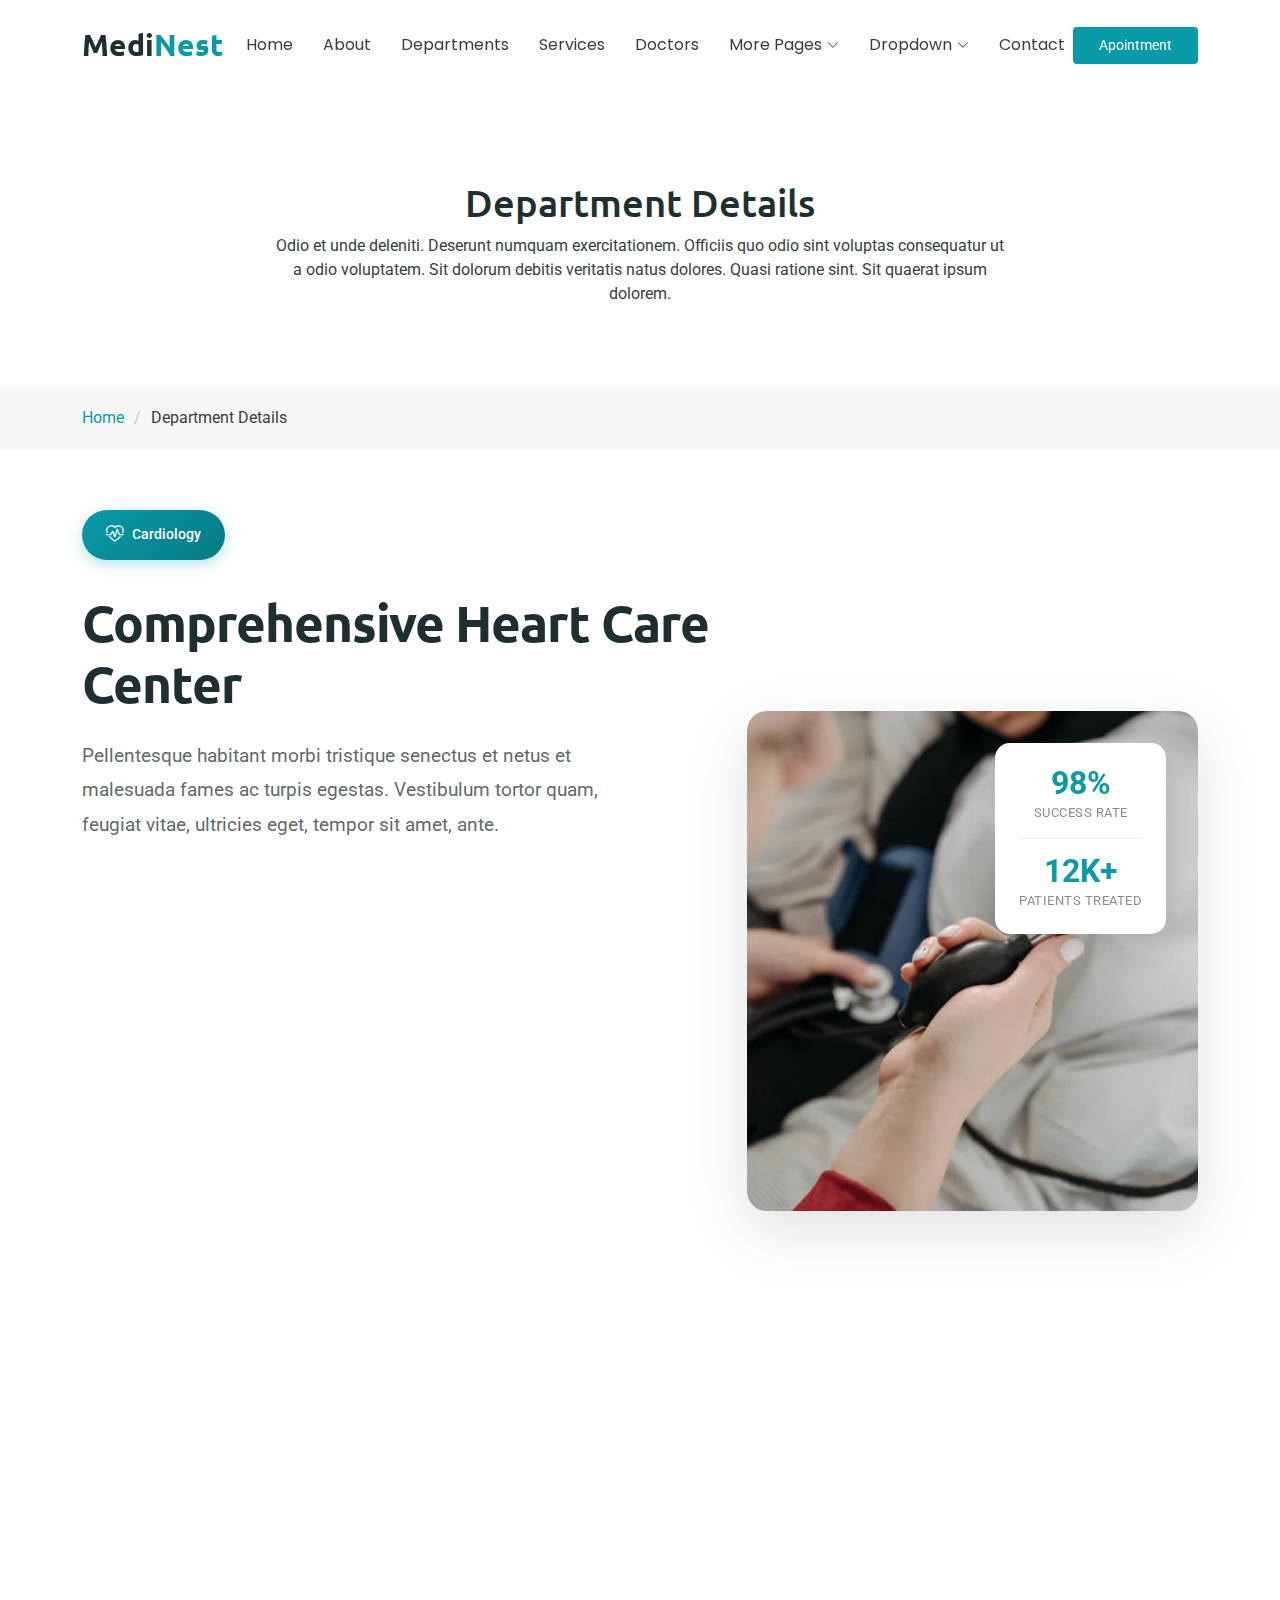
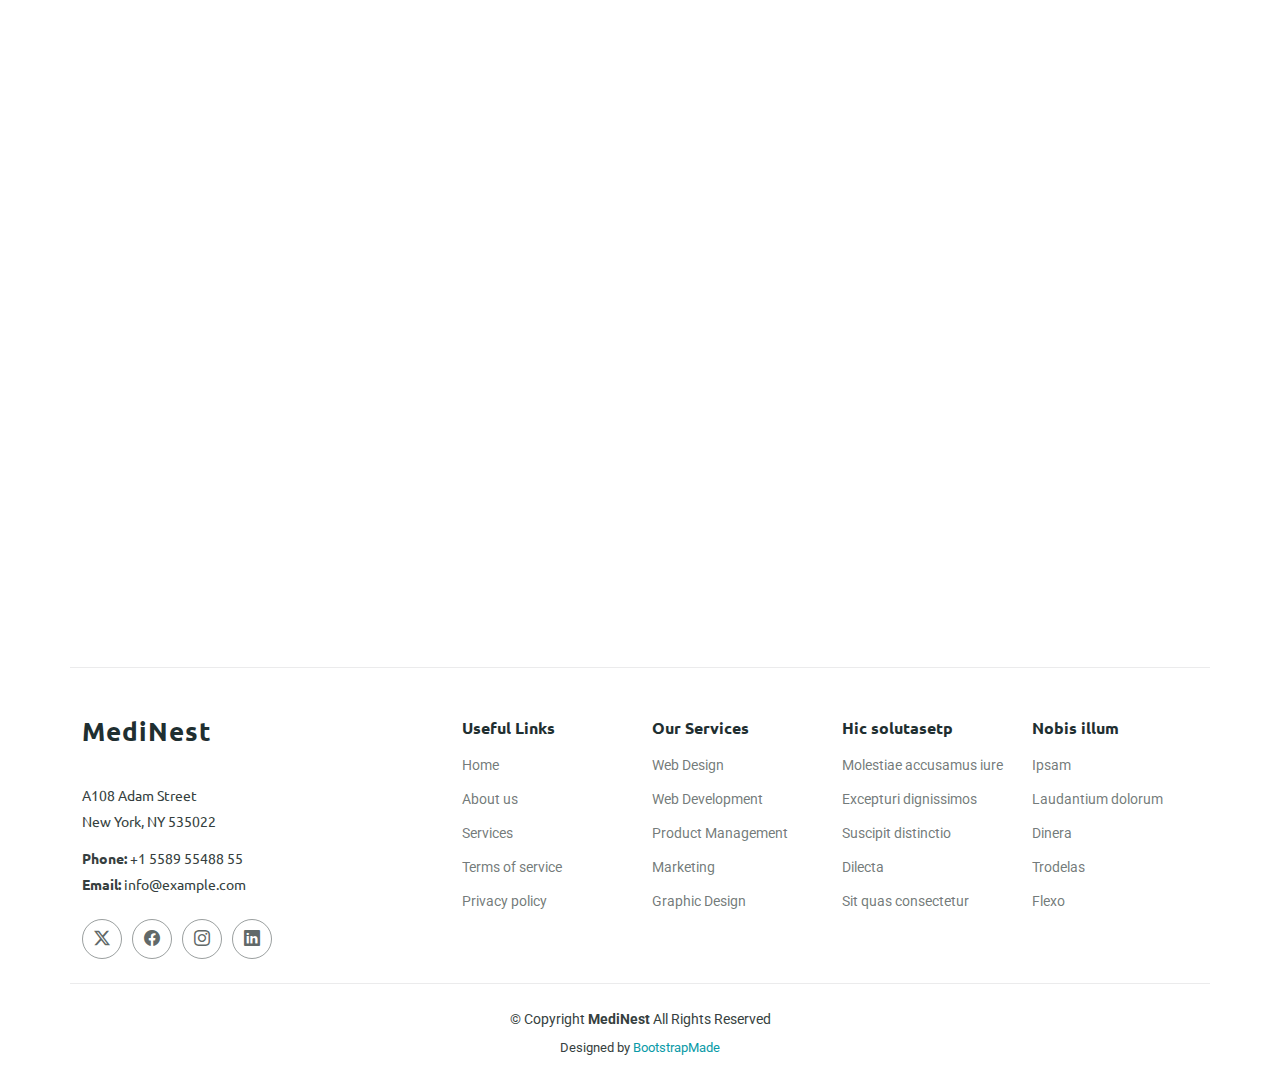
<file: department-details.html>
<!DOCTYPE html>
<html lang="en">

<head>
  <meta charset="utf-8">
  <meta content="width=device-width, initial-scale=1.0" name="viewport">
  <title>Department Details - MediNest Bootstrap Template</title>
  <meta name="description" content="">
  <meta name="keywords" content="">

  <!-- Favicons -->
  <link href="assets/img/favicon.png" rel="icon">
  <link href="assets/img/apple-touch-icon.png" rel="apple-touch-icon">

  <!-- Fonts -->
  <link href="https://fonts.googleapis.com" rel="preconnect">
  <link href="https://fonts.gstatic.com" rel="preconnect" crossorigin>
  <link href="https://fonts.googleapis.com/css2?family=Roboto:ital,wght@0,100;0,300;0,400;0,500;0,700;0,900;1,100;1,300;1,400;1,500;1,700;1,900&family=Poppins:ital,wght@0,100;0,200;0,300;0,400;0,500;0,600;0,700;0,800;0,900;1,100;1,200;1,300;1,400;1,500;1,600;1,700;1,800;1,900&family=Ubuntu:ital,wght@0,300;0,400;0,500;0,700;1,300;1,400;1,500;1,700&display=swap" rel="stylesheet">

  <!-- Vendor CSS Files -->
  <link href="assets/vendor/bootstrap/css/bootstrap.min.css" rel="stylesheet">
  <link href="assets/vendor/bootstrap-icons/bootstrap-icons.css" rel="stylesheet">
  <link href="assets/vendor/aos/aos.css" rel="stylesheet">
  <link href="assets/vendor/glightbox/css/glightbox.min.css" rel="stylesheet">
  <link href="assets/vendor/fontawesome-free/css/all.min.css" rel="stylesheet">
  <link href="assets/vendor/swiper/swiper-bundle.min.css" rel="stylesheet">

  <!-- Main CSS File -->
  <link href="assets/css/main.css" rel="stylesheet">

  <!-- =======================================================
  * Template Name: MediNest
  * Template URL: https://bootstrapmade.com/medinest-bootstrap-hospital-template/
  * Updated: Aug 11 2025 with Bootstrap v5.3.7
  * Author: BootstrapMade.com
  * License: https://bootstrapmade.com/license/
  ======================================================== -->
</head>

<body class="department-details-page">

  <header id="header" class="header d-flex align-items-center fixed-top">
    <div class="container position-relative d-flex align-items-center justify-content-between">

      <a href="index.html" class="logo d-flex align-items-center me-auto me-xl-0">
        <!-- Uncomment the line below if you also wish to use an image logo -->
        <!-- <img src="assets/img/logo.webp" alt=""> -->
        <h1 class="sitename">Medi<span>Nest</span></h1>
      </a>

      <nav id="navmenu" class="navmenu">
        <ul>
          <li><a href="index.html">Home</a></li>
          <li><a href="about.html">About</a></li>
          <li><a href="departments.html">Departments</a></li>
          <li><a href="services.html">Services</a></li>
          <li><a href="doctors.html">Doctors</a></li>
          <li class="dropdown"><a href="#"><span>More Pages</span> <i class="bi bi-chevron-down toggle-dropdown"></i></a>
            <ul>
              <li><a href="department-details.html" class="active">Department Details</a></li>
              <li><a href="service-details.html">Service Details</a></li>
              <li><a href="appointment.html">Appointment</a></li>
              <li><a href="testimonials.html">Testimonials</a></li>
              <li><a href="faq.html">Frequently Asked Questions</a></li>
              <li><a href="gallery.html">Gallery</a></li>
              <li><a href="terms.html">Terms</a></li>
              <li><a href="privacy.html">Privacy</a></li>
              <li><a href="404.html">404</a></li>
            </ul>
          </li>
          <li class="dropdown"><a href="#"><span>Dropdown</span> <i class="bi bi-chevron-down toggle-dropdown"></i></a>
            <ul>
              <li><a href="#">Dropdown 1</a></li>
              <li class="dropdown"><a href="#"><span>Deep Dropdown</span> <i class="bi bi-chevron-down toggle-dropdown"></i></a>
                <ul>
                  <li><a href="#">Deep Dropdown 1</a></li>
                  <li><a href="#">Deep Dropdown 2</a></li>
                  <li><a href="#">Deep Dropdown 3</a></li>
                  <li><a href="#">Deep Dropdown 4</a></li>
                  <li><a href="#">Deep Dropdown 5</a></li>
                </ul>
              </li>
              <li><a href="#">Dropdown 2</a></li>
              <li><a href="#">Dropdown 3</a></li>
              <li><a href="#">Dropdown 4</a></li>
            </ul>
          </li>
          <li><a href="contact.html">Contact</a></li>
        </ul>
        <i class="mobile-nav-toggle d-xl-none bi bi-list"></i>
      </nav>

      <a class="btn-getstarted" href="apointment.html">Apointment</a>

    </div>
  </header>

  <main class="main">

    <!-- Page Title -->
    <div class="page-title">
      <div class="heading">
        <div class="container">
          <div class="row d-flex justify-content-center text-center">
            <div class="col-lg-8">
              <h1 class="heading-title">Department Details</h1>
              <p class="mb-0">
                Odio et unde deleniti. Deserunt numquam exercitationem. Officiis quo
                odio sint voluptas consequatur ut a odio voluptatem. Sit dolorum
                debitis veritatis natus dolores. Quasi ratione sint. Sit quaerat
                ipsum dolorem.
              </p>
            </div>
          </div>
        </div>
      </div>
      <nav class="breadcrumbs">
        <div class="container">
          <ol>
            <li><a href="index.html">Home</a></li>
            <li class="current">Department Details</li>
          </ol>
        </div>
      </nav>
    </div><!-- End Page Title -->

    <!-- Department Details Section -->
    <section id="department-details" class="department-details section">

      <div class="container" data-aos="fade-up" data-aos-delay="100">

        <div class="row align-items-center">
          <div class="col-lg-7">
            <div class="department-content" data-aos="fade-right" data-aos-delay="200">
              <div class="department-header">
                <div class="specialty-tag">
                  <i class="bi bi-heart-pulse"></i>
                  <span>Cardiology</span>
                </div>
                <h1 class="department-name">Comprehensive Heart Care Center</h1>
                <p class="department-description">Pellentesque habitant morbi tristique senectus et netus et malesuada fames ac turpis egestas. Vestibulum tortor quam, feugiat vitae, ultricies eget, tempor sit amet, ante.</p>
              </div>

              <div class="service-highlights" data-aos="fade-up" data-aos-delay="300">
                <h3>Specialized Services</h3>
                <div class="highlights-grid">
                  <div class="highlight-card">
                    <div class="highlight-icon">
                      <i class="bi bi-activity"></i>
                    </div>
                    <h4>Cardiac Surgery</h4>
                    <p>Donec rutrum congue leo eget malesuada vestibulum ac diam sit amet quam.</p>
                  </div>
                  <div class="highlight-card">
                    <div class="highlight-icon">
                      <i class="bi bi-eye"></i>
                    </div>
                    <h4>Diagnostic Testing</h4>
                    <p>Curabitur arcu erat accumsan id imperdiet et porttitor at sem mauris blandit.</p>
                  </div>
                  <div class="highlight-card">
                    <div class="highlight-icon">
                      <i class="bi bi-shield-plus"></i>
                    </div>
                    <h4>Preventive Care</h4>
                    <p>Nulla quis lorem ut libero malesuada feugiat cras ultricies ligula sed magna.</p>
                  </div>
                </div>
              </div>

              <div class="cta-section" data-aos="fade-up" data-aos-delay="400">
                <a href="appointment.html" class="btn-appointment">
                  <i class="bi bi-calendar-plus"></i>
                  <span>Book Appointment</span>
                </a>
                <div class="contact-quick">
                  <span class="contact-label">Emergency Line</span>
                  <span class="contact-number">+1 (555) 987-6543</span>
                </div>
              </div>
            </div>
          </div>

          <div class="col-lg-5">
            <div class="visual-section" data-aos="fade-left" data-aos-delay="300">
              <div class="main-visual">
                <img src="assets/img/health/cardiology-3.webp" alt="Cardiology Department" class="img-fluid department-image">
                <div class="stats-overlay" data-aos="zoom-in" data-aos-delay="500">
                  <div class="stat-item">
                    <span class="stat-number">98%</span>
                    <span class="stat-label">Success Rate</span>
                  </div>
                  <div class="stat-item">
                    <span class="stat-number">12K+</span>
                    <span class="stat-label">Patients Treated</span>
                  </div>
                </div>
              </div>
            </div>
          </div>
        </div>

        <div class="department-details" data-aos="fade-up" data-aos-delay="600">
          <div class="row">
            <div class="col-lg-8">
              <div class="details-content">
                <h3>Expert Care You Can Trust</h3>
                <p>Lorem ipsum dolor sit amet, consectetur adipiscing elit, sed do eiusmod tempor incididunt ut labore et dolore magna aliqua. Ut enim ad minim veniam, quis nostrud exercitation ullamco laboris nisi ut aliquip ex ea commodo consequat.</p>

                <div class="care-features">
                  <div class="feature-row">
                    <i class="bi bi-check-circle"></i>
                    <span>State-of-the-art cardiac catheterization laboratory</span>
                  </div>
                  <div class="feature-row">
                    <i class="bi bi-check-circle"></i>
                    <span>Advanced imaging and diagnostic capabilities</span>
                  </div>
                  <div class="feature-row">
                    <i class="bi bi-check-circle"></i>
                    <span>Minimally invasive surgical procedures</span>
                  </div>
                  <div class="feature-row">
                    <i class="bi bi-check-circle"></i>
                    <span>Comprehensive rehabilitation programs</span>
                  </div>
                </div>
              </div>
            </div>

            <div class="col-lg-4">
              <div class="info-sidebar" data-aos="fade-left" data-aos-delay="700">
                <div class="info-card">
                  <h4>Department Hours</h4>
                  <div class="hours-list">
                    <div class="hours-item">
                      <span>Monday - Friday</span>
                      <span>7:00 AM - 8:00 PM</span>
                    </div>
                    <div class="hours-item">
                      <span>Saturday</span>
                      <span>8:00 AM - 5:00 PM</span>
                    </div>
                    <div class="hours-item">
                      <span>Sunday</span>
                      <span>Emergency Only</span>
                    </div>
                  </div>
                </div>

                <div class="info-card">
                  <h4>Quick Links</h4>
                  <div class="quick-links">
                    <a href="services.html">
                      <i class="bi bi-arrow-right"></i>
                      <span>All Cardiology Services</span>
                    </a>
                    <a href="doctors.html">
                      <i class="bi bi-arrow-right"></i>
                      <span>Meet Our Specialists</span>
                    </a>
                    <a href="insurance.html">
                      <i class="bi bi-arrow-right"></i>
                      <span>Insurance Information</span>
                    </a>
                  </div>
                </div>
              </div>
            </div>
          </div>
        </div>

      </div>

    </section><!-- /Department Details Section -->

  </main>

  <footer id="footer" class="footer position-relative">

    <div class="container footer-top">
      <div class="row gy-4">
        <div class="col-lg-4 col-md-6 footer-about">
          <a href="index.html" class="logo d-flex align-items-center">
            <span class="sitename">MediNest</span>
          </a>
          <div class="footer-contact pt-3">
            <p>A108 Adam Street</p>
            <p>New York, NY 535022</p>
            <p class="mt-3"><strong>Phone:</strong> <span>+1 5589 55488 55</span></p>
            <p><strong>Email:</strong> <span>info@example.com</span></p>
          </div>
          <div class="social-links d-flex mt-4">
            <a href=""><i class="bi bi-twitter-x"></i></a>
            <a href=""><i class="bi bi-facebook"></i></a>
            <a href=""><i class="bi bi-instagram"></i></a>
            <a href=""><i class="bi bi-linkedin"></i></a>
          </div>
        </div>

        <div class="col-lg-2 col-md-3 footer-links">
          <h4>Useful Links</h4>
          <ul>
            <li><a href="#">Home</a></li>
            <li><a href="#">About us</a></li>
            <li><a href="#">Services</a></li>
            <li><a href="#">Terms of service</a></li>
            <li><a href="#">Privacy policy</a></li>
          </ul>
        </div>

        <div class="col-lg-2 col-md-3 footer-links">
          <h4>Our Services</h4>
          <ul>
            <li><a href="#">Web Design</a></li>
            <li><a href="#">Web Development</a></li>
            <li><a href="#">Product Management</a></li>
            <li><a href="#">Marketing</a></li>
            <li><a href="#">Graphic Design</a></li>
          </ul>
        </div>

        <div class="col-lg-2 col-md-3 footer-links">
          <h4>Hic solutasetp</h4>
          <ul>
            <li><a href="#">Molestiae accusamus iure</a></li>
            <li><a href="#">Excepturi dignissimos</a></li>
            <li><a href="#">Suscipit distinctio</a></li>
            <li><a href="#">Dilecta</a></li>
            <li><a href="#">Sit quas consectetur</a></li>
          </ul>
        </div>

        <div class="col-lg-2 col-md-3 footer-links">
          <h4>Nobis illum</h4>
          <ul>
            <li><a href="#">Ipsam</a></li>
            <li><a href="#">Laudantium dolorum</a></li>
            <li><a href="#">Dinera</a></li>
            <li><a href="#">Trodelas</a></li>
            <li><a href="#">Flexo</a></li>
          </ul>
        </div>

      </div>
    </div>

    <div class="container copyright text-center mt-4">
      <p>© <span>Copyright</span> <strong>MediNest</strong>&nbsp;<span>All Rights Reserved</span></p>
      <div class="credits">
        <!-- All the links in the footer should remain intact. -->
        <!-- You can delete the links only if you've purchased the pro version. -->
        <!-- Licensing information: https://bootstrapmade.com/license/ -->
        <!-- Purchase the pro version with working PHP/AJAX contact form: [buy-url] -->
        Designed by <a href="https://bootstrapmade.com/">BootstrapMade</a>
      </div>
    </div>

  </footer>

  <!-- Scroll Top -->
  <a href="#" id="scroll-top" class="scroll-top d-flex align-items-center justify-content-center"><i class="bi bi-arrow-up-short"></i></a>

  <!-- Preloader -->
  <div id="preloader"></div>

  <!-- Vendor JS Files -->
  <script src="assets/vendor/bootstrap/js/bootstrap.bundle.min.js"></script>
  <script src="assets/vendor/php-email-form/validate.js"></script>
  <script src="assets/vendor/aos/aos.js"></script>
  <script src="assets/vendor/glightbox/js/glightbox.min.js"></script>
  <script src="assets/vendor/purecounter/purecounter_vanilla.js"></script>
  <script src="assets/vendor/imagesloaded/imagesloaded.pkgd.min.js"></script>
  <script src="assets/vendor/isotope-layout/isotope.pkgd.min.js"></script>
  <script src="assets/vendor/swiper/swiper-bundle.min.js"></script>

  <!-- Main JS File -->
  <script src="assets/js/main.js"></script>

</body>

</html>
</file>
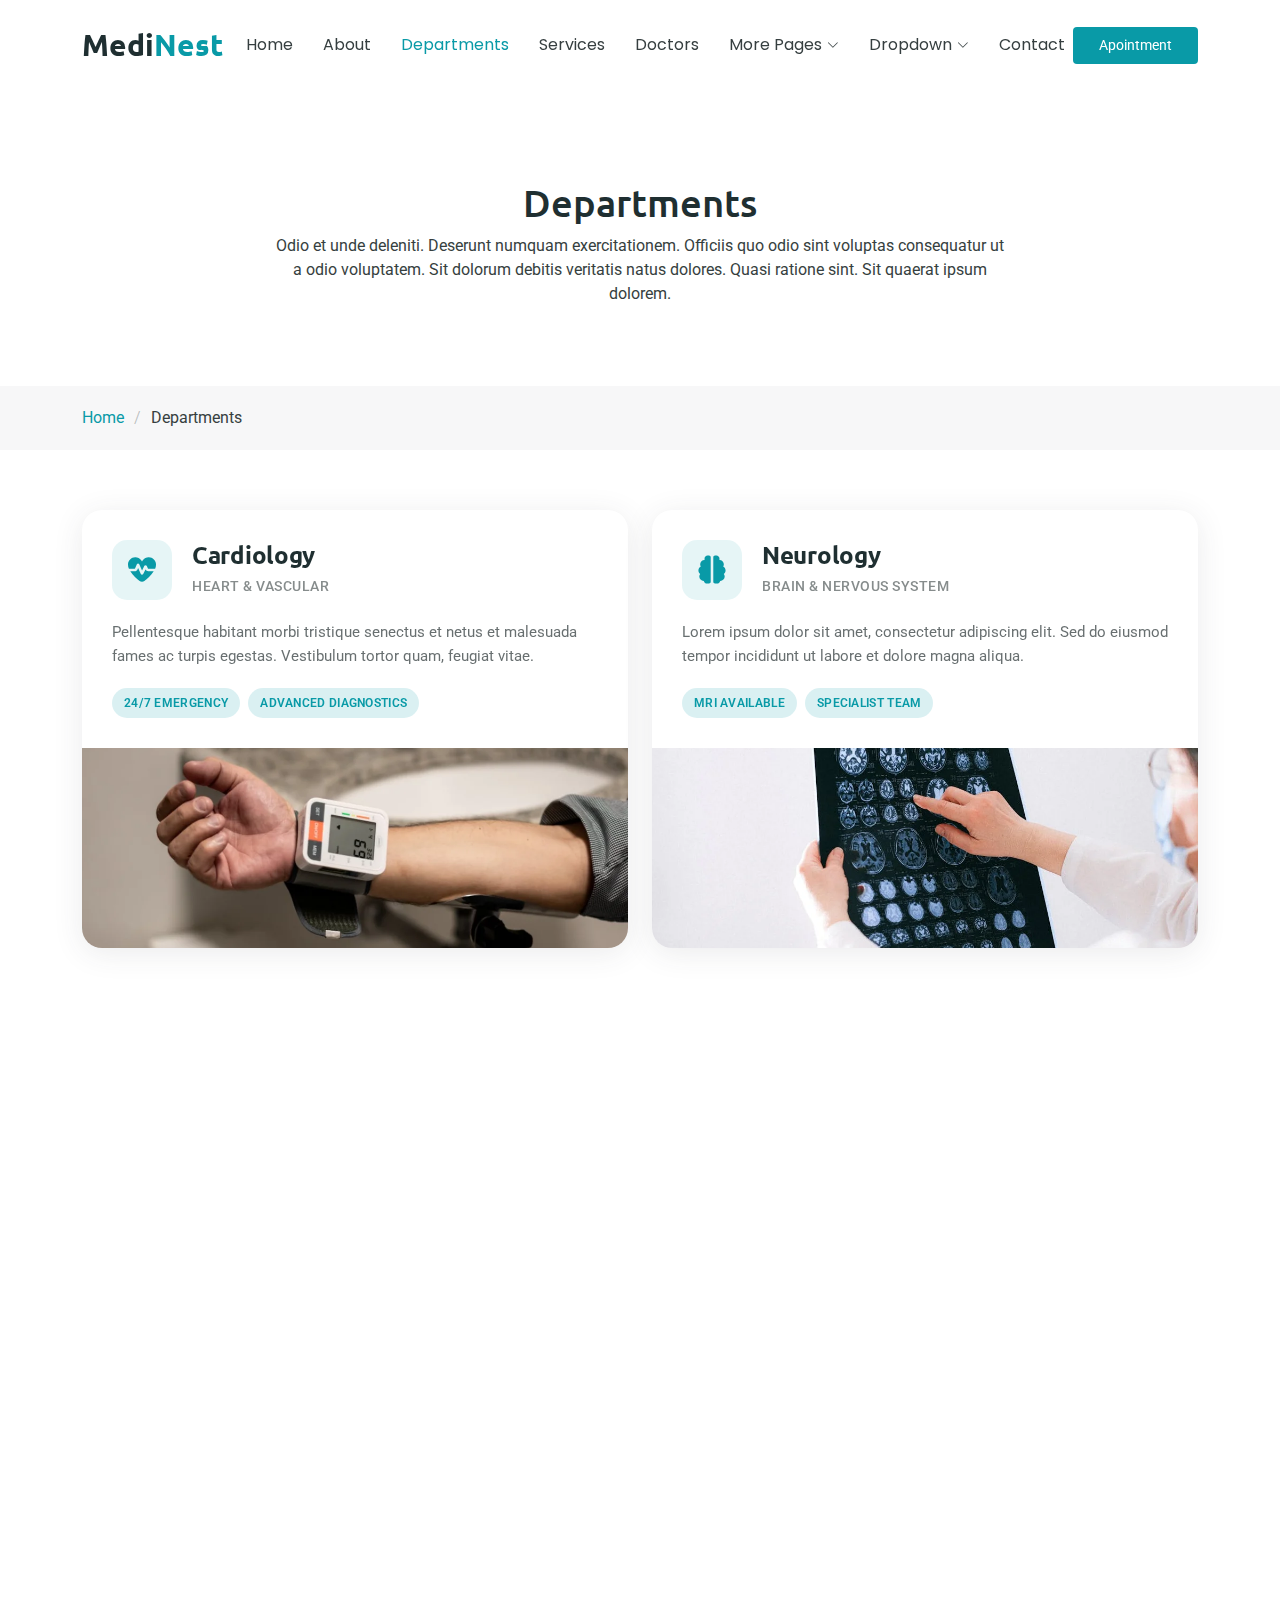
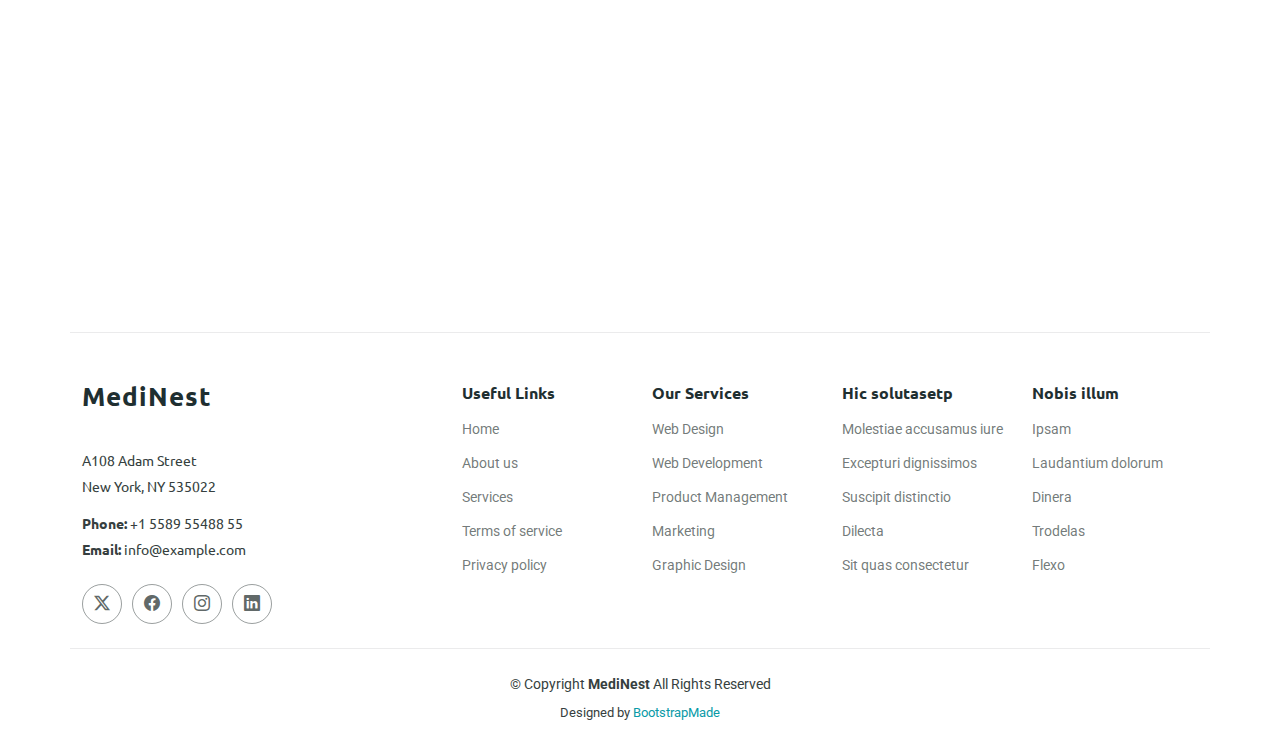
<file: departments.html>
<!DOCTYPE html>
<html lang="en">

<head>
  <meta charset="utf-8">
  <meta content="width=device-width, initial-scale=1.0" name="viewport">
  <title>Departments - MediNest Bootstrap Template</title>
  <meta name="description" content="">
  <meta name="keywords" content="">

  <!-- Favicons -->
  <link href="assets/img/favicon.png" rel="icon">
  <link href="assets/img/apple-touch-icon.png" rel="apple-touch-icon">

  <!-- Fonts -->
  <link href="https://fonts.googleapis.com" rel="preconnect">
  <link href="https://fonts.gstatic.com" rel="preconnect" crossorigin>
  <link href="https://fonts.googleapis.com/css2?family=Roboto:ital,wght@0,100;0,300;0,400;0,500;0,700;0,900;1,100;1,300;1,400;1,500;1,700;1,900&family=Poppins:ital,wght@0,100;0,200;0,300;0,400;0,500;0,600;0,700;0,800;0,900;1,100;1,200;1,300;1,400;1,500;1,600;1,700;1,800;1,900&family=Ubuntu:ital,wght@0,300;0,400;0,500;0,700;1,300;1,400;1,500;1,700&display=swap" rel="stylesheet">

  <!-- Vendor CSS Files -->
  <link href="assets/vendor/bootstrap/css/bootstrap.min.css" rel="stylesheet">
  <link href="assets/vendor/bootstrap-icons/bootstrap-icons.css" rel="stylesheet">
  <link href="assets/vendor/aos/aos.css" rel="stylesheet">
  <link href="assets/vendor/glightbox/css/glightbox.min.css" rel="stylesheet">
  <link href="assets/vendor/fontawesome-free/css/all.min.css" rel="stylesheet">
  <link href="assets/vendor/swiper/swiper-bundle.min.css" rel="stylesheet">

  <!-- Main CSS File -->
  <link href="assets/css/main.css" rel="stylesheet">

  <!-- =======================================================
  * Template Name: MediNest
  * Template URL: https://bootstrapmade.com/medinest-bootstrap-hospital-template/
  * Updated: Aug 11 2025 with Bootstrap v5.3.7
  * Author: BootstrapMade.com
  * License: https://bootstrapmade.com/license/
  ======================================================== -->
</head>

<body class="departments-page">

  <header id="header" class="header d-flex align-items-center fixed-top">
    <div class="container position-relative d-flex align-items-center justify-content-between">

      <a href="index.html" class="logo d-flex align-items-center me-auto me-xl-0">
        <!-- Uncomment the line below if you also wish to use an image logo -->
        <!-- <img src="assets/img/logo.webp" alt=""> -->
        <h1 class="sitename">Medi<span>Nest</span></h1>
      </a>

      <nav id="navmenu" class="navmenu">
        <ul>
          <li><a href="index.html">Home</a></li>
          <li><a href="about.html">About</a></li>
          <li><a href="departments.html" class="active">Departments</a></li>
          <li><a href="services.html">Services</a></li>
          <li><a href="doctors.html">Doctors</a></li>
          <li class="dropdown"><a href="#"><span>More Pages</span> <i class="bi bi-chevron-down toggle-dropdown"></i></a>
            <ul>
              <li><a href="department-details.html">Department Details</a></li>
              <li><a href="service-details.html">Service Details</a></li>
              <li><a href="appointment.html">Appointment</a></li>
              <li><a href="testimonials.html">Testimonials</a></li>
              <li><a href="faq.html">Frequently Asked Questions</a></li>
              <li><a href="gallery.html">Gallery</a></li>
              <li><a href="terms.html">Terms</a></li>
              <li><a href="privacy.html">Privacy</a></li>
              <li><a href="404.html">404</a></li>
            </ul>
          </li>
          <li class="dropdown"><a href="#"><span>Dropdown</span> <i class="bi bi-chevron-down toggle-dropdown"></i></a>
            <ul>
              <li><a href="#">Dropdown 1</a></li>
              <li class="dropdown"><a href="#"><span>Deep Dropdown</span> <i class="bi bi-chevron-down toggle-dropdown"></i></a>
                <ul>
                  <li><a href="#">Deep Dropdown 1</a></li>
                  <li><a href="#">Deep Dropdown 2</a></li>
                  <li><a href="#">Deep Dropdown 3</a></li>
                  <li><a href="#">Deep Dropdown 4</a></li>
                  <li><a href="#">Deep Dropdown 5</a></li>
                </ul>
              </li>
              <li><a href="#">Dropdown 2</a></li>
              <li><a href="#">Dropdown 3</a></li>
              <li><a href="#">Dropdown 4</a></li>
            </ul>
          </li>
          <li><a href="contact.html">Contact</a></li>
        </ul>
        <i class="mobile-nav-toggle d-xl-none bi bi-list"></i>
      </nav>

      <a class="btn-getstarted" href="apointment.html">Apointment</a>

    </div>
  </header>

  <main class="main">

    <!-- Page Title -->
    <div class="page-title">
      <div class="heading">
        <div class="container">
          <div class="row d-flex justify-content-center text-center">
            <div class="col-lg-8">
              <h1 class="heading-title">Departments</h1>
              <p class="mb-0">
                Odio et unde deleniti. Deserunt numquam exercitationem. Officiis quo
                odio sint voluptas consequatur ut a odio voluptatem. Sit dolorum
                debitis veritatis natus dolores. Quasi ratione sint. Sit quaerat
                ipsum dolorem.
              </p>
            </div>
          </div>
        </div>
      </div>
      <nav class="breadcrumbs">
        <div class="container">
          <ol>
            <li><a href="index.html">Home</a></li>
            <li class="current">Departments</li>
          </ol>
        </div>
      </nav>
    </div><!-- End Page Title -->

    <!-- Departments Section -->
    <section id="departments" class="departments section">

      <div class="container" data-aos="fade-up" data-aos-delay="100">

        <div class="row gy-4">

          <!-- Department Item -->
          <div class="col-lg-6" data-aos="zoom-in" data-aos-delay="100">
            <div class="department-item">
              <div class="department-content">
                <div class="department-header">
                  <div class="department-icon">
                    <i class="fas fa-heartbeat"></i>
                  </div>
                  <div class="department-info">
                    <h3>Cardiology</h3>
                    <span class="department-category">Heart &amp; Vascular</span>
                  </div>
                </div>
                <p>Pellentesque habitant morbi tristique senectus et netus et malesuada fames ac turpis egestas. Vestibulum tortor quam, feugiat vitae.</p>
                <div class="department-features">
                  <span class="feature-badge">24/7 Emergency</span>
                  <span class="feature-badge">Advanced Diagnostics</span>
                </div>
              </div>
              <div class="department-image">
                <img src="assets/img/health/cardiology-2.webp" alt="Cardiology Department" class="img-fluid">
                <div class="department-overlay">
                  <a href="#" class="department-link">
                    <i class="fas fa-arrow-right"></i>
                  </a>
                </div>
              </div>
            </div>
          </div><!-- End Department Item -->

          <!-- Department Item -->
          <div class="col-lg-6" data-aos="zoom-in" data-aos-delay="200">
            <div class="department-item">
              <div class="department-content">
                <div class="department-header">
                  <div class="department-icon">
                    <i class="fas fa-brain"></i>
                  </div>
                  <div class="department-info">
                    <h3>Neurology</h3>
                    <span class="department-category">Brain &amp; Nervous System</span>
                  </div>
                </div>
                <p>Lorem ipsum dolor sit amet, consectetur adipiscing elit. Sed do eiusmod tempor incididunt ut labore et dolore magna aliqua.</p>
                <div class="department-features">
                  <span class="feature-badge">MRI Available</span>
                  <span class="feature-badge">Specialist Team</span>
                </div>
              </div>
              <div class="department-image">
                <img src="assets/img/health/neurology-3.webp" alt="Neurology Department" class="img-fluid">
                <div class="department-overlay">
                  <a href="#" class="department-link">
                    <i class="fas fa-arrow-right"></i>
                  </a>
                </div>
              </div>
            </div>
          </div><!-- End Department Item -->

          <!-- Department Item -->
          <div class="col-lg-6" data-aos="zoom-in" data-aos-delay="300">
            <div class="department-item">
              <div class="department-content">
                <div class="department-header">
                  <div class="department-icon">
                    <i class="fas fa-bone"></i>
                  </div>
                  <div class="department-info">
                    <h3>Orthopedics</h3>
                    <span class="department-category">Bones &amp; Joints</span>
                  </div>
                </div>
                <p>Ut enim ad minim veniam, quis nostrud exercitation ullamco laboris nisi ut aliquip ex ea commodo consequat duis aute.</p>
                <div class="department-features">
                  <span class="feature-badge">Sports Medicine</span>
                  <span class="feature-badge">Joint Replacement</span>
                </div>
              </div>
              <div class="department-image">
                <img src="assets/img/health/orthopedics-4.webp" alt="Orthopedics Department" class="img-fluid">
                <div class="department-overlay">
                  <a href="#" class="department-link">
                    <i class="fas fa-arrow-right"></i>
                  </a>
                </div>
              </div>
            </div>
          </div><!-- End Department Item -->

          <!-- Department Item -->
          <div class="col-lg-6" data-aos="zoom-in" data-aos-delay="400">
            <div class="department-item">
              <div class="department-content">
                <div class="department-header">
                  <div class="department-icon">
                    <i class="fas fa-baby"></i>
                  </div>
                  <div class="department-info">
                    <h3>Pediatrics</h3>
                    <span class="department-category">Children's Health</span>
                  </div>
                </div>
                <p>Excepteur sint occaecat cupidatat non proident, sunt in culpa qui officia deserunt mollit anim id est laborum sed.</p>
                <div class="department-features">
                  <span class="feature-badge">Child-Friendly</span>
                  <span class="feature-badge">Vaccination Center</span>
                </div>
              </div>
              <div class="department-image">
                <img src="assets/img/health/pediatrics-2.webp" alt="Pediatrics Department" class="img-fluid">
                <div class="department-overlay">
                  <a href="#" class="department-link">
                    <i class="fas fa-arrow-right"></i>
                  </a>
                </div>
              </div>
            </div>
          </div><!-- End Department Item -->

          <!-- Department Item -->
          <div class="col-lg-6" data-aos="zoom-in" data-aos-delay="500">
            <div class="department-item">
              <div class="department-content">
                <div class="department-header">
                  <div class="department-icon">
                    <i class="fas fa-microscope"></i>
                  </div>
                  <div class="department-info">
                    <h3>Laboratory</h3>
                    <span class="department-category">Diagnostic Services</span>
                  </div>
                </div>
                <p>Nulla facilisi morbi tempus iaculis urna id volutpat lacus laoreet non curabitur gravida arcu ac tortor dignissim.</p>
                <div class="department-features">
                  <span class="feature-badge">Quick Results</span>
                  <span class="feature-badge">Digital Reports</span>
                </div>
              </div>
              <div class="department-image">
                <img src="assets/img/health/laboratory-3.webp" alt="Laboratory Department" class="img-fluid">
                <div class="department-overlay">
                  <a href="#" class="department-link">
                    <i class="fas fa-arrow-right"></i>
                  </a>
                </div>
              </div>
            </div>
          </div><!-- End Department Item -->

          <!-- Department Item -->
          <div class="col-lg-6" data-aos="zoom-in" data-aos-delay="600">
            <div class="department-item">
              <div class="department-content">
                <div class="department-header">
                  <div class="department-icon">
                    <i class="fas fa-heartbeat"></i>
                  </div>
                  <div class="department-info">
                    <h3>Emergency</h3>
                    <span class="department-category">24/7 Critical Care</span>
                  </div>
                </div>
                <p>Convallis tellus id interdum velit laoreet id donec ultrices tincidunt arcu non sodales neque sodales ut etiam.</p>
                <div class="department-features">
                  <span class="feature-badge">Round-the-Clock</span>
                  <span class="feature-badge">Trauma Center</span>
                </div>
              </div>
              <div class="department-image">
                <img src="assets/img/health/emergency-4.webp" alt="Emergency Department" class="img-fluid">
                <div class="department-overlay">
                  <a href="#" class="department-link">
                    <i class="fas fa-arrow-right"></i>
                  </a>
                </div>
              </div>
            </div>
          </div><!-- End Department Item -->

        </div>

      </div>

    </section><!-- /Departments Section -->

  </main>

  <footer id="footer" class="footer position-relative">

    <div class="container footer-top">
      <div class="row gy-4">
        <div class="col-lg-4 col-md-6 footer-about">
          <a href="index.html" class="logo d-flex align-items-center">
            <span class="sitename">MediNest</span>
          </a>
          <div class="footer-contact pt-3">
            <p>A108 Adam Street</p>
            <p>New York, NY 535022</p>
            <p class="mt-3"><strong>Phone:</strong> <span>+1 5589 55488 55</span></p>
            <p><strong>Email:</strong> <span>info@example.com</span></p>
          </div>
          <div class="social-links d-flex mt-4">
            <a href=""><i class="bi bi-twitter-x"></i></a>
            <a href=""><i class="bi bi-facebook"></i></a>
            <a href=""><i class="bi bi-instagram"></i></a>
            <a href=""><i class="bi bi-linkedin"></i></a>
          </div>
        </div>

        <div class="col-lg-2 col-md-3 footer-links">
          <h4>Useful Links</h4>
          <ul>
            <li><a href="#">Home</a></li>
            <li><a href="#">About us</a></li>
            <li><a href="#">Services</a></li>
            <li><a href="#">Terms of service</a></li>
            <li><a href="#">Privacy policy</a></li>
          </ul>
        </div>

        <div class="col-lg-2 col-md-3 footer-links">
          <h4>Our Services</h4>
          <ul>
            <li><a href="#">Web Design</a></li>
            <li><a href="#">Web Development</a></li>
            <li><a href="#">Product Management</a></li>
            <li><a href="#">Marketing</a></li>
            <li><a href="#">Graphic Design</a></li>
          </ul>
        </div>

        <div class="col-lg-2 col-md-3 footer-links">
          <h4>Hic solutasetp</h4>
          <ul>
            <li><a href="#">Molestiae accusamus iure</a></li>
            <li><a href="#">Excepturi dignissimos</a></li>
            <li><a href="#">Suscipit distinctio</a></li>
            <li><a href="#">Dilecta</a></li>
            <li><a href="#">Sit quas consectetur</a></li>
          </ul>
        </div>

        <div class="col-lg-2 col-md-3 footer-links">
          <h4>Nobis illum</h4>
          <ul>
            <li><a href="#">Ipsam</a></li>
            <li><a href="#">Laudantium dolorum</a></li>
            <li><a href="#">Dinera</a></li>
            <li><a href="#">Trodelas</a></li>
            <li><a href="#">Flexo</a></li>
          </ul>
        </div>

      </div>
    </div>

    <div class="container copyright text-center mt-4">
      <p>© <span>Copyright</span> <strong>MediNest</strong>&nbsp;<span>All Rights Reserved</span></p>
      <div class="credits">
        <!-- All the links in the footer should remain intact. -->
        <!-- You can delete the links only if you've purchased the pro version. -->
        <!-- Licensing information: https://bootstrapmade.com/license/ -->
        <!-- Purchase the pro version with working PHP/AJAX contact form: [buy-url] -->
        Designed by <a href="https://bootstrapmade.com/">BootstrapMade</a>
      </div>
    </div>

  </footer>

  <!-- Scroll Top -->
  <a href="#" id="scroll-top" class="scroll-top d-flex align-items-center justify-content-center"><i class="bi bi-arrow-up-short"></i></a>

  <!-- Preloader -->
  <div id="preloader"></div>

  <!-- Vendor JS Files -->
  <script src="assets/vendor/bootstrap/js/bootstrap.bundle.min.js"></script>
  <script src="assets/vendor/php-email-form/validate.js"></script>
  <script src="assets/vendor/aos/aos.js"></script>
  <script src="assets/vendor/glightbox/js/glightbox.min.js"></script>
  <script src="assets/vendor/purecounter/purecounter_vanilla.js"></script>
  <script src="assets/vendor/imagesloaded/imagesloaded.pkgd.min.js"></script>
  <script src="assets/vendor/isotope-layout/isotope.pkgd.min.js"></script>
  <script src="assets/vendor/swiper/swiper-bundle.min.js"></script>

  <!-- Main JS File -->
  <script src="assets/js/main.js"></script>

</body>

</html>
</file>
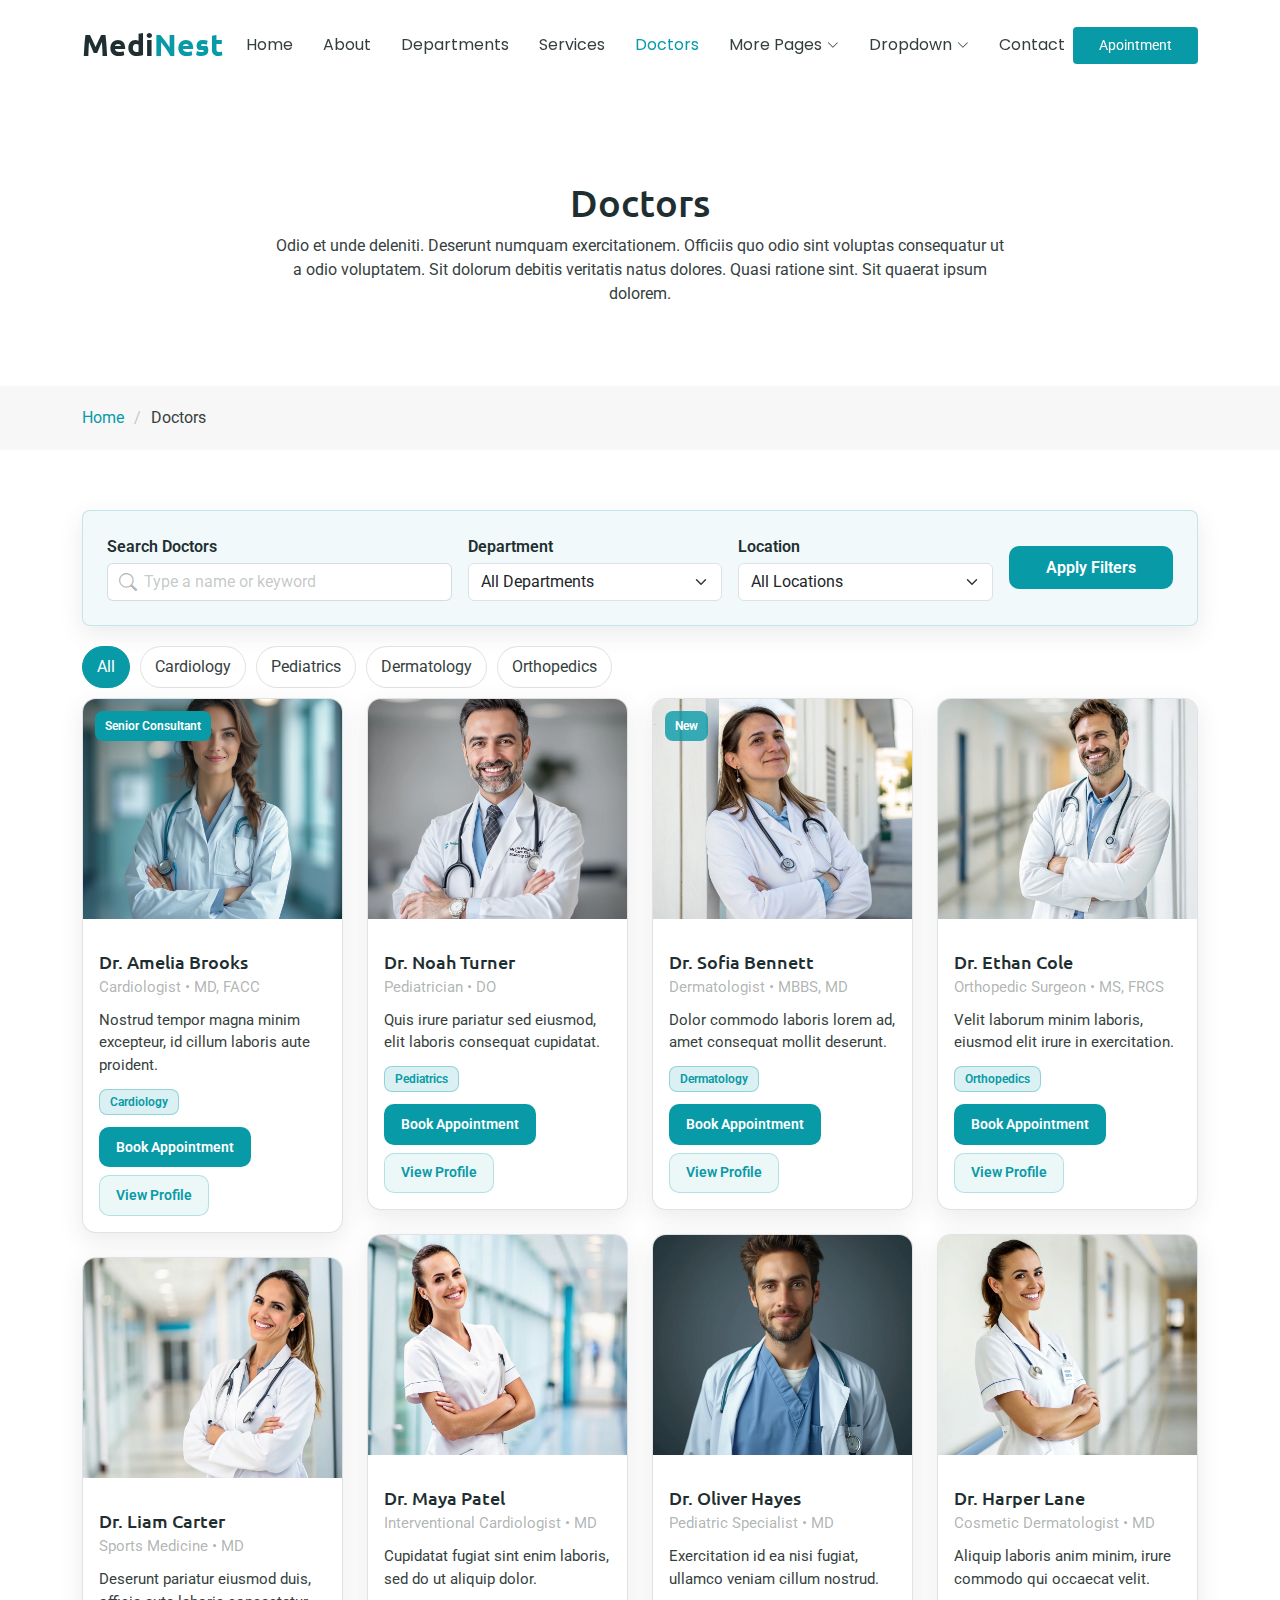
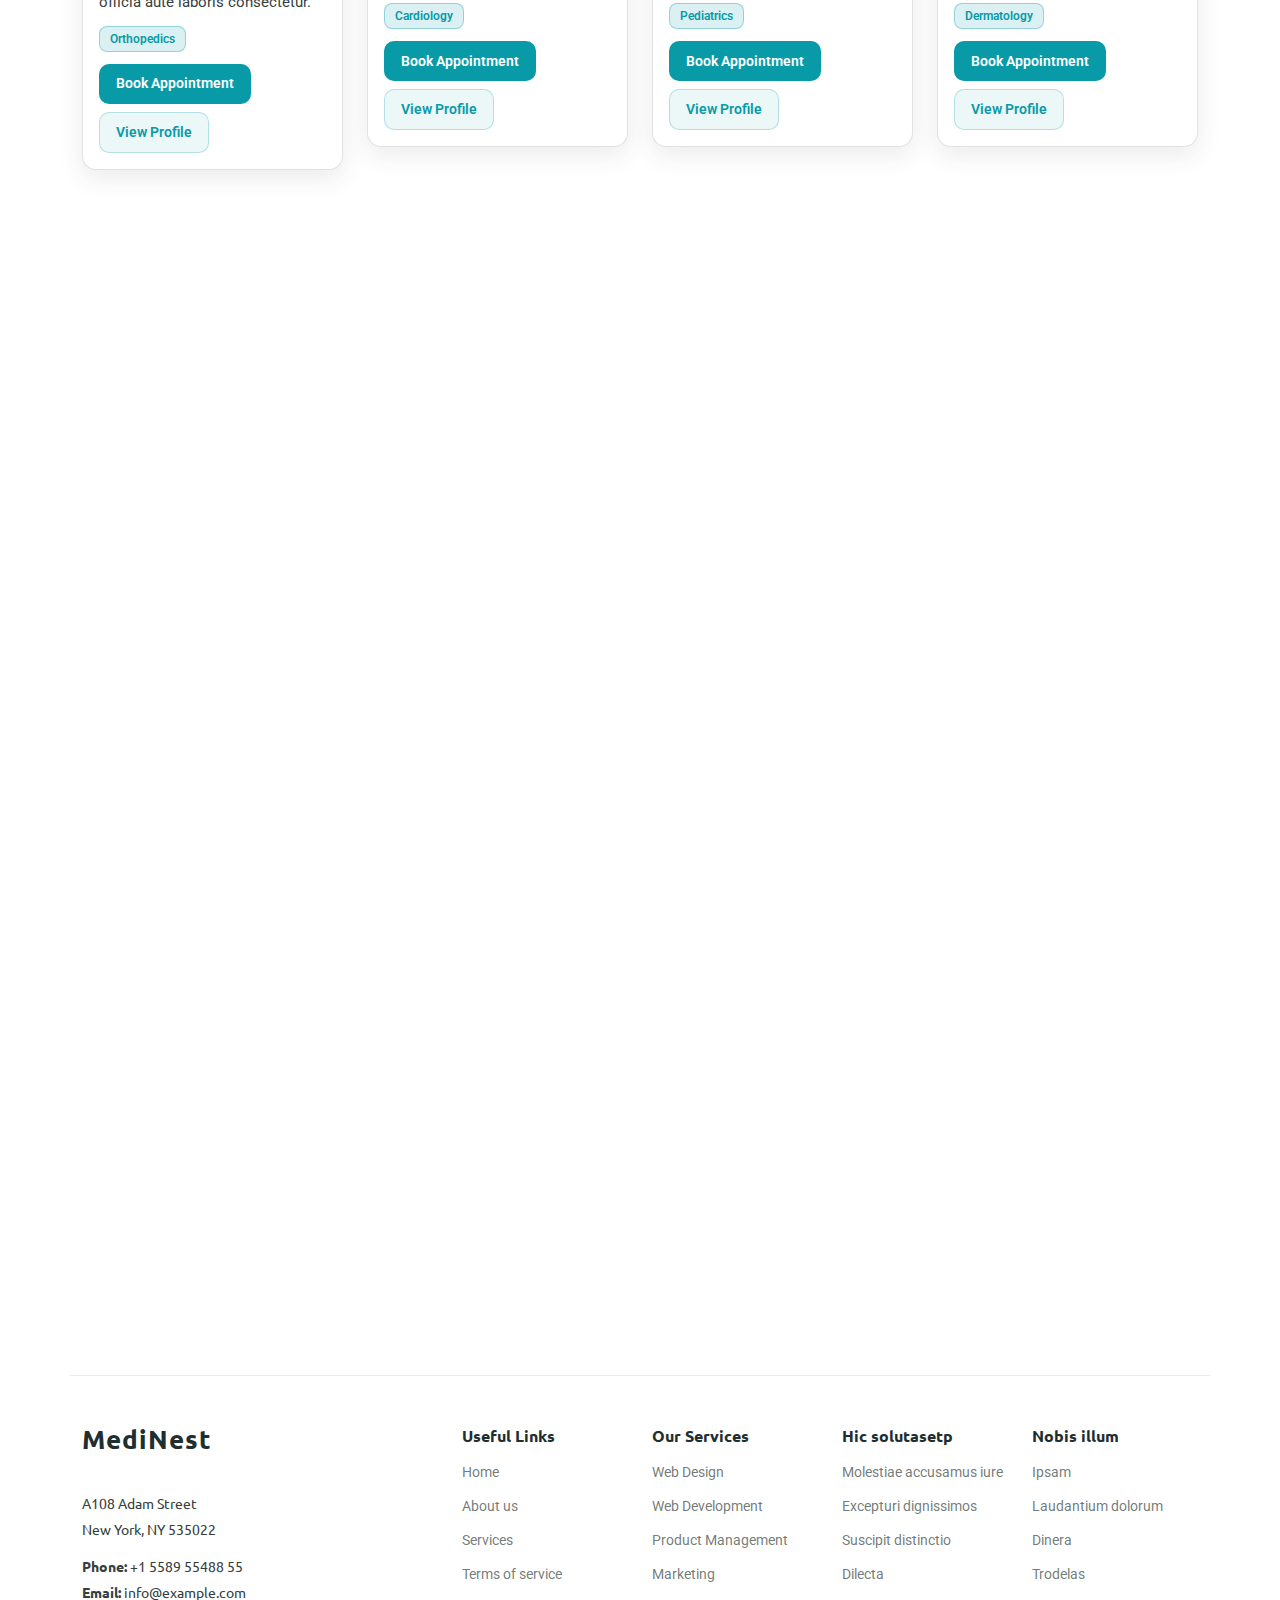
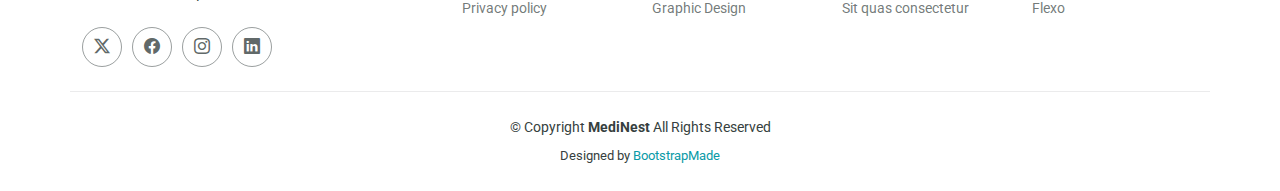
<file: doctors.html>
<!DOCTYPE html>
<html lang="en">

<head>
  <meta charset="utf-8">
  <meta content="width=device-width, initial-scale=1.0" name="viewport">
  <title>Doctors - MediNest Bootstrap Template</title>
  <meta name="description" content="">
  <meta name="keywords" content="">

  <!-- Favicons -->
  <link href="assets/img/favicon.png" rel="icon">
  <link href="assets/img/apple-touch-icon.png" rel="apple-touch-icon">

  <!-- Fonts -->
  <link href="https://fonts.googleapis.com" rel="preconnect">
  <link href="https://fonts.gstatic.com" rel="preconnect" crossorigin>
  <link href="https://fonts.googleapis.com/css2?family=Roboto:ital,wght@0,100;0,300;0,400;0,500;0,700;0,900;1,100;1,300;1,400;1,500;1,700;1,900&family=Poppins:ital,wght@0,100;0,200;0,300;0,400;0,500;0,600;0,700;0,800;0,900;1,100;1,200;1,300;1,400;1,500;1,600;1,700;1,800;1,900&family=Ubuntu:ital,wght@0,300;0,400;0,500;0,700;1,300;1,400;1,500;1,700&display=swap" rel="stylesheet">

  <!-- Vendor CSS Files -->
  <link href="assets/vendor/bootstrap/css/bootstrap.min.css" rel="stylesheet">
  <link href="assets/vendor/bootstrap-icons/bootstrap-icons.css" rel="stylesheet">
  <link href="assets/vendor/aos/aos.css" rel="stylesheet">
  <link href="assets/vendor/glightbox/css/glightbox.min.css" rel="stylesheet">
  <link href="assets/vendor/fontawesome-free/css/all.min.css" rel="stylesheet">
  <link href="assets/vendor/swiper/swiper-bundle.min.css" rel="stylesheet">

  <!-- Main CSS File -->
  <link href="assets/css/main.css" rel="stylesheet">

  <!-- =======================================================
  * Template Name: MediNest
  * Template URL: https://bootstrapmade.com/medinest-bootstrap-hospital-template/
  * Updated: Aug 11 2025 with Bootstrap v5.3.7
  * Author: BootstrapMade.com
  * License: https://bootstrapmade.com/license/
  ======================================================== -->
</head>

<body class="doctors-page">

  <header id="header" class="header d-flex align-items-center fixed-top">
    <div class="container position-relative d-flex align-items-center justify-content-between">

      <a href="index.html" class="logo d-flex align-items-center me-auto me-xl-0">
        <!-- Uncomment the line below if you also wish to use an image logo -->
        <!-- <img src="assets/img/logo.webp" alt=""> -->
        <h1 class="sitename">Medi<span>Nest</span></h1>
      </a>

      <nav id="navmenu" class="navmenu">
        <ul>
          <li><a href="index.html">Home</a></li>
          <li><a href="about.html">About</a></li>
          <li><a href="departments.html">Departments</a></li>
          <li><a href="services.html">Services</a></li>
          <li><a href="doctors.html" class="active">Doctors</a></li>
          <li class="dropdown"><a href="#"><span>More Pages</span> <i class="bi bi-chevron-down toggle-dropdown"></i></a>
            <ul>
              <li><a href="department-details.html">Department Details</a></li>
              <li><a href="service-details.html">Service Details</a></li>
              <li><a href="appointment.html">Appointment</a></li>
              <li><a href="testimonials.html">Testimonials</a></li>
              <li><a href="faq.html">Frequently Asked Questions</a></li>
              <li><a href="gallery.html">Gallery</a></li>
              <li><a href="terms.html">Terms</a></li>
              <li><a href="privacy.html">Privacy</a></li>
              <li><a href="404.html">404</a></li>
            </ul>
          </li>
          <li class="dropdown"><a href="#"><span>Dropdown</span> <i class="bi bi-chevron-down toggle-dropdown"></i></a>
            <ul>
              <li><a href="#">Dropdown 1</a></li>
              <li class="dropdown"><a href="#"><span>Deep Dropdown</span> <i class="bi bi-chevron-down toggle-dropdown"></i></a>
                <ul>
                  <li><a href="#">Deep Dropdown 1</a></li>
                  <li><a href="#">Deep Dropdown 2</a></li>
                  <li><a href="#">Deep Dropdown 3</a></li>
                  <li><a href="#">Deep Dropdown 4</a></li>
                  <li><a href="#">Deep Dropdown 5</a></li>
                </ul>
              </li>
              <li><a href="#">Dropdown 2</a></li>
              <li><a href="#">Dropdown 3</a></li>
              <li><a href="#">Dropdown 4</a></li>
            </ul>
          </li>
          <li><a href="contact.html">Contact</a></li>
        </ul>
        <i class="mobile-nav-toggle d-xl-none bi bi-list"></i>
      </nav>

      <a class="btn-getstarted" href="apointment.html">Apointment</a>

    </div>
  </header>

  <main class="main">

    <!-- Page Title -->
    <div class="page-title">
      <div class="heading">
        <div class="container">
          <div class="row d-flex justify-content-center text-center">
            <div class="col-lg-8">
              <h1 class="heading-title">Doctors</h1>
              <p class="mb-0">
                Odio et unde deleniti. Deserunt numquam exercitationem. Officiis quo
                odio sint voluptas consequatur ut a odio voluptatem. Sit dolorum
                debitis veritatis natus dolores. Quasi ratione sint. Sit quaerat
                ipsum dolorem.
              </p>
            </div>
          </div>
        </div>
      </div>
      <nav class="breadcrumbs">
        <div class="container">
          <ol>
            <li><a href="index.html">Home</a></li>
            <li class="current">Doctors</li>
          </ol>
        </div>
      </nav>
    </div><!-- End Page Title -->

    <!-- Doctors Section -->
    <section id="doctors" class="doctors section">

      <div class="container" data-aos="fade-up" data-aos-delay="100">

        <!-- Filterable Doctor Directory -->
        <div class="doctor-directory mb-5">
          <div class="directory-bar p-3 p-md-4 rounded-3">
            <div class="row g-3 align-items-center">
              <div class="col-lg-4">
                <label for="doctor-search" class="form-label mb-1">Search Doctors</label>
                <div class="position-relative">
                  <i class="bi bi-search search-icon"></i>
                  <input id="doctor-search" type="text" class="form-control search-input" placeholder="Type a name or keyword">
                </div>
              </div>
              <div class="col-lg-3">
                <label class="form-label mb-1">Department</label>
                <select class="form-select">
                  <option value="*">All Departments</option>
                  <option value=".filter-cardiology">Cardiology</option>
                  <option value=".filter-pediatrics">Pediatrics</option>
                  <option value=".filter-dermatology">Dermatology</option>
                  <option value=".filter-orthopedics">Orthopedics</option>
                </select>
              </div>
              <div class="col-lg-3">
                <label class="form-label mb-1">Location</label>
                <select class="form-select">
                  <option>All Locations</option>
                  <option>Downtown Clinic</option>
                  <option>Westside Center</option>
                  <option>Riverside Campus</option>
                </select>
              </div>
              <div class="col-lg-2 d-grid">
                <button class="btn btn-appointment">Apply Filters</button>
              </div>
            </div>
          </div>

          <div class="isotope-layout" data-default-filter="*" data-layout="masonry" data-sort="original-order">
            <ul class="directory-filters isotope-filters" data-aos="fade-up" data-aos-delay="200">
              <li data-filter="*" class="filter-active">All</li>
              <li data-filter=".filter-cardiology">Cardiology</li>
              <li data-filter=".filter-pediatrics">Pediatrics</li>
              <li data-filter=".filter-dermatology">Dermatology</li>
              <li data-filter=".filter-orthopedics">Orthopedics</li>
            </ul><!-- End Directory Filters -->

            <div class="row gy-4 isotope-container" data-aos="fade-up" data-aos-delay="300">

              <div class="col-lg-3 col-md-6 doctor-item isotope-item filter-cardiology">
                <article class="doctor-card h-100">
                  <figure class="doctor-media">
                    <img src="assets/img/health/staff-3.webp" class="img-fluid" alt="Dr. Amelia Brooks" loading="lazy">
                    <span class="tag">Senior Consultant</span>
                  </figure>
                  <div class="doctor-content">
                    <h3 class="doctor-name">Dr. Amelia Brooks</h3>
                    <p class="doctor-title">Cardiologist • MD, FACC</p>
                    <p class="doctor-desc">Nostrud tempor magna minim excepteur, id cillum laboris aute proident.</p>
                    <div class="doctor-meta">
                      <span class="badge dept">Cardiology</span>
                    </div>
                    <div class="doctor-actions">
                      <a href="#" class="btn btn-sm btn-appointment">Book Appointment</a>
                      <a href="#" class="btn btn-sm btn-soft">View Profile</a>
                    </div>
                  </div>
                </article>
              </div><!-- End Directory Item -->

              <div class="col-lg-3 col-md-6 doctor-item isotope-item filter-pediatrics">
                <article class="doctor-card h-100">
                  <figure class="doctor-media">
                    <img src="assets/img/health/staff-7.webp" class="img-fluid" alt="Dr. Noah Turner" loading="lazy">
                  </figure>
                  <div class="doctor-content">
                    <h3 class="doctor-name">Dr. Noah Turner</h3>
                    <p class="doctor-title">Pediatrician • DO</p>
                    <p class="doctor-desc">Quis irure pariatur sed eiusmod, elit laboris consequat cupidatat.</p>
                    <div class="doctor-meta">
                      <span class="badge dept">Pediatrics</span>
                    </div>
                    <div class="doctor-actions">
                      <a href="#" class="btn btn-sm btn-appointment">Book Appointment</a>
                      <a href="#" class="btn btn-sm btn-soft">View Profile</a>
                    </div>
                  </div>
                </article>
              </div><!-- End Directory Item -->

              <div class="col-lg-3 col-md-6 doctor-item isotope-item filter-dermatology">
                <article class="doctor-card h-100">
                  <figure class="doctor-media">
                    <img src="assets/img/health/staff-12.webp" class="img-fluid" alt="Dr. Sofia Bennett" loading="lazy">
                    <span class="tag alt">New</span>
                  </figure>
                  <div class="doctor-content">
                    <h3 class="doctor-name">Dr. Sofia Bennett</h3>
                    <p class="doctor-title">Dermatologist • MBBS, MD</p>
                    <p class="doctor-desc">Dolor commodo laboris lorem ad, amet consequat mollit deserunt.</p>
                    <div class="doctor-meta">
                      <span class="badge dept">Dermatology</span>
                    </div>
                    <div class="doctor-actions">
                      <a href="#" class="btn btn-sm btn-appointment">Book Appointment</a>
                      <a href="#" class="btn btn-sm btn-soft">View Profile</a>
                    </div>
                  </div>
                </article>
              </div><!-- End Directory Item -->

              <div class="col-lg-3 col-md-6 doctor-item isotope-item filter-orthopedics">
                <article class="doctor-card h-100">
                  <figure class="doctor-media">
                    <img src="assets/img/health/staff-5.webp" class="img-fluid" alt="Dr. Ethan Cole" loading="lazy">
                  </figure>
                  <div class="doctor-content">
                    <h3 class="doctor-name">Dr. Ethan Cole</h3>
                    <p class="doctor-title">Orthopedic Surgeon • MS, FRCS</p>
                    <p class="doctor-desc">Velit laborum minim laboris, eiusmod elit irure in exercitation.</p>
                    <div class="doctor-meta">
                      <span class="badge dept">Orthopedics</span>
                    </div>
                    <div class="doctor-actions">
                      <a href="#" class="btn btn-sm btn-appointment">Book Appointment</a>
                      <a href="#" class="btn btn-sm btn-soft">View Profile</a>
                    </div>
                  </div>
                </article>
              </div><!-- End Directory Item -->

              <div class="col-lg-3 col-md-6 doctor-item isotope-item filter-cardiology">
                <article class="doctor-card h-100">
                  <figure class="doctor-media">
                    <img src="assets/img/health/staff-10.webp" class="img-fluid" alt="Dr. Maya Patel" loading="lazy">
                  </figure>
                  <div class="doctor-content">
                    <h3 class="doctor-name">Dr. Maya Patel</h3>
                    <p class="doctor-title">Interventional Cardiologist • MD</p>
                    <p class="doctor-desc">Cupidatat fugiat sint enim laboris, sed do ut aliquip dolor.</p>
                    <div class="doctor-meta">
                      <span class="badge dept">Cardiology</span>
                    </div>
                    <div class="doctor-actions">
                      <a href="#" class="btn btn-sm btn-appointment">Book Appointment</a>
                      <a href="#" class="btn btn-sm btn-soft">View Profile</a>
                    </div>
                  </div>
                </article>
              </div><!-- End Directory Item -->

              <div class="col-lg-3 col-md-6 doctor-item isotope-item filter-pediatrics">
                <article class="doctor-card h-100">
                  <figure class="doctor-media">
                    <img src="assets/img/health/staff-2.webp" class="img-fluid" alt="Dr. Oliver Hayes" loading="lazy">
                  </figure>
                  <div class="doctor-content">
                    <h3 class="doctor-name">Dr. Oliver Hayes</h3>
                    <p class="doctor-title">Pediatric Specialist • MD</p>
                    <p class="doctor-desc">Exercitation id ea nisi fugiat, ullamco veniam cillum nostrud.</p>
                    <div class="doctor-meta">
                      <span class="badge dept">Pediatrics</span>
                    </div>
                    <div class="doctor-actions">
                      <a href="#" class="btn btn-sm btn-appointment">Book Appointment</a>
                      <a href="#" class="btn btn-sm btn-soft">View Profile</a>
                    </div>
                  </div>
                </article>
              </div><!-- End Directory Item -->

              <div class="col-lg-3 col-md-6 doctor-item isotope-item filter-dermatology">
                <article class="doctor-card h-100">
                  <figure class="doctor-media">
                    <img src="assets/img/health/staff-9.webp" class="img-fluid" alt="Dr. Harper Lane" loading="lazy">
                  </figure>
                  <div class="doctor-content">
                    <h3 class="doctor-name">Dr. Harper Lane</h3>
                    <p class="doctor-title">Cosmetic Dermatologist • MD</p>
                    <p class="doctor-desc">Aliquip laboris anim minim, irure commodo qui occaecat velit.</p>
                    <div class="doctor-meta">
                      <span class="badge dept">Dermatology</span>
                    </div>
                    <div class="doctor-actions">
                      <a href="#" class="btn btn-sm btn-appointment">Book Appointment</a>
                      <a href="#" class="btn btn-sm btn-soft">View Profile</a>
                    </div>
                  </div>
                </article>
              </div><!-- End Directory Item -->

              <div class="col-lg-3 col-md-6 doctor-item isotope-item filter-orthopedics">
                <article class="doctor-card h-100">
                  <figure class="doctor-media">
                    <img src="assets/img/health/staff-6.webp" class="img-fluid" alt="Dr. Liam Carter" loading="lazy">
                  </figure>
                  <div class="doctor-content">
                    <h3 class="doctor-name">Dr. Liam Carter</h3>
                    <p class="doctor-title">Sports Medicine • MD</p>
                    <p class="doctor-desc">Deserunt pariatur eiusmod duis, officia aute laboris consectetur.</p>
                    <div class="doctor-meta">
                      <span class="badge dept">Orthopedics</span>
                    </div>
                    <div class="doctor-actions">
                      <a href="#" class="btn btn-sm btn-appointment">Book Appointment</a>
                      <a href="#" class="btn btn-sm btn-soft">View Profile</a>
                    </div>
                  </div>
                </article>
              </div><!-- End Directory Item -->

            </div><!-- End Directory Items Container -->
          </div>
        </div><!-- End Filterable Doctor Directory -->

        <!-- Single Doctor Profile -->
        <div class="single-profile mt-5">
          <div class="row align-items-center g-4">
            <div class="col-lg-5" data-aos="fade-right" data-aos-delay="150">
              <div class="profile-media">
                <img src="assets/img/health/staff-12.webp" class="img-fluid" alt="Dr. Natalia Rivera">
                <div class="availability">
                  <i class="bi bi-circle-fill me-1"></i> Available this week
                </div>
              </div>
            </div>
            <div class="col-lg-7" data-aos="fade-left" data-aos-delay="200">
              <div class="profile-content">
                <div class="d-flex flex-wrap align-items-center gap-2 mb-2">
                  <span class="badge role">Chief Surgeon</span>
                  <span class="badge years">12+ Years Experience</span>
                  <span class="badge cert">Board Certified</span>
                </div>
                <h3 class="name mb-1">Dr. Natalia Rivera</h3>
                <p class="title mb-3">General Surgery • MD, FACS</p>
                <p class="bio mb-3">Commodo incididunt aliqua minim, eiusmod in laboris nulla. Amet do occaecat quis, excepteur in magna id dolore incididunt. Tempor in aute ullamco, irure officia aliqua nostrud.</p>
                <ul class="list-unstyled highlights mb-4">
                  <li><i class="bi bi-mortarboard"></i> Residency: St. Mary’s Medical Center</li>
                  <li><i class="bi bi-hospital"></i> Fellowship: Advanced Laparoscopy</li>
                  <li><i class="bi bi-award"></i> Publications: 14 peer-reviewed articles</li>
                </ul>
                <div class="d-flex flex-wrap gap-2">
                  <a href="#" class="btn btn-appointment"><i class="bi bi-calendar2-check me-1"></i> Book Appointment</a>
                  <a href="#" class="btn btn-soft"><i class="bi bi-file-earmark-text me-1"></i> View CV</a>
                </div>
              </div>
            </div>
          </div>
        </div><!-- End Single Doctor Profile -->

        <!-- Minimal Card / Compact View -->
        <div class="compact-view mt-5">
          <div class="row g-3">
            <div class="col-6 col-md-4 col-lg-2" data-aos="fade-up" data-aos-delay="100">
              <div class="minimal-card text-center">
                <img src="assets/img/health/staff-2.webp" alt="Dr. Oliver Hayes" class="avatar img-fluid" loading="lazy">
                <div class="info">
                  <h4 class="mb-0">Dr. Oliver Hayes</h4>
                  <small> Pediatrics </small>
                </div>
              </div>
            </div><!-- End Minimal Item -->
            <div class="col-6 col-md-4 col-lg-2" data-aos="fade-up" data-aos-delay="150">
              <div class="minimal-card text-center">
                <img src="assets/img/health/staff-7.webp" alt="Dr. Noah Turner" class="avatar img-fluid" loading="lazy">
                <div class="info">
                  <h4 class="mb-0">Dr. Noah Turner</h4>
                  <small> Pediatrics </small>
                </div>
              </div>
            </div><!-- End Minimal Item -->
            <div class="col-6 col-md-4 col-lg-2" data-aos="fade-up" data-aos-delay="200">
              <div class="minimal-card text-center">
                <img src="assets/img/health/staff-6.webp" alt="Dr. Liam Carter" class="avatar img-fluid" loading="lazy">
                <div class="info">
                  <h4 class="mb-0">Dr. Liam Carter</h4>
                  <small> Orthopedics </small>
                </div>
              </div>
            </div><!-- End Minimal Item -->
            <div class="col-6 col-md-4 col-lg-2" data-aos="fade-up" data-aos-delay="250">
              <div class="minimal-card text-center">
                <img src="assets/img/health/staff-3.webp" alt="Dr. Amelia Brooks" class="avatar img-fluid" loading="lazy">
                <div class="info">
                  <h4 class="mb-0">Dr. Amelia Brooks</h4>
                  <small> Cardiology </small>
                </div>
              </div>
            </div><!-- End Minimal Item -->
            <div class="col-6 col-md-4 col-lg-2" data-aos="fade-up" data-aos-delay="300">
              <div class="minimal-card text-center">
                <img src="assets/img/health/staff-9.webp" alt="Dr. Harper Lane" class="avatar img-fluid" loading="lazy">
                <div class="info">
                  <h4 class="mb-0">Dr. Harper Lane</h4>
                  <small> Dermatology </small>
                </div>
              </div>
            </div><!-- End Minimal Item -->
            <div class="col-6 col-md-4 col-lg-2" data-aos="fade-up" data-aos-delay="350">
              <div class="minimal-card text-center">
                <img src="assets/img/health/staff-11.webp" alt="Dr. Lucas Grant" class="avatar img-fluid" loading="lazy">
                <div class="info">
                  <h4 class="mb-0">Dr. Lucas Grant</h4>
                  <small> Pulmonology </small>
                </div>
              </div>
            </div><!-- End Minimal Item -->
          </div>
        </div><!-- End Minimal / Compact -->

        <!-- Doctor Profile with Tabs -->
        <div class="profile-tabs mt-5">
          <div class="row g-4">
            <div class="col-lg-4" data-aos="fade-right" data-aos-delay="150">
              <div class="tab-profile-card">
                <img src="assets/img/health/staff-4.webp" class="img-fluid rounded-3" alt="Dr. Henry James" loading="lazy">
                <div class="pt-3">
                  <h3 class="mb-1">Dr. Henry James</h3>
                  <p class="mb-2">Oncology • MBBS, MD</p>
                  <div class="d-flex gap-2">
                    <span class="badge cert">Board Certified</span>
                    <span class="badge years">8 Years</span>
                  </div>
                </div>
              </div>
            </div>
            <div class="col-lg-8" data-aos="fade-left" data-aos-delay="200">
              <ul class="nav nav-pills mb-3" role="tablist">
                <li class="nav-item" role="presentation">
                  <button class="nav-link active" data-bs-toggle="pill" data-bs-target="#health-doctors-3-tab-1" type="button" role="tab" aria-controls="health-doctors-3-tab-1" aria-selected="true">Bio</button>
                </li>
                <li class="nav-item" role="presentation">
                  <button class="nav-link" data-bs-toggle="pill" data-bs-target="#health-doctors-3-tab-2" type="button" role="tab" aria-controls="health-doctors-3-tab-2" aria-selected="false">Schedule</button>
                </li>
                <li class="nav-item" role="presentation">
                  <button class="nav-link" data-bs-toggle="pill" data-bs-target="#health-doctors-3-tab-3" type="button" role="tab" aria-controls="health-doctors-3-tab-3" aria-selected="false">Reviews</button>
                </li>
              </ul>
              <div class="tab-content">
                <div class="tab-pane fade show active" id="health-doctors-3-tab-1" role="tabpanel">
                  <p>Fugiat proident aliqua laboris, excepteur sunt ad pariatur occaecat. Veniam minim eu laboris, magna irure velit anim excepteur exercitation.</p>
                  <ul class="list-unstyled mb-0">
                    <li><i class="bi bi-check2-circle me-1"></i> Special interest in immunotherapy</li>
                    <li><i class="bi bi-check2-circle me-1"></i> Member of ASCO</li>
                    <li><i class="bi bi-check2-circle me-1"></i> Community outreach programs</li>
                  </ul>
                </div>
                <div class="tab-pane fade" id="health-doctors-3-tab-2" role="tabpanel">
                  <div class="schedule-grid">
                    <div class="row g-2">
                      <div class="col-6">
                        <div class="slot">
                          <strong>Mon</strong>
                          <span>9:00 AM - 1:00 PM</span>
                        </div>
                      </div>
                      <div class="col-6">
                        <div class="slot">
                          <strong>Tue</strong>
                          <span>12:00 PM - 6:00 PM</span>
                        </div>
                      </div>
                      <div class="col-6">
                        <div class="slot">
                          <strong>Wed</strong>
                          <span>9:00 AM - 3:00 PM</span>
                        </div>
                      </div>
                      <div class="col-6">
                        <div class="slot">
                          <strong>Thu</strong>
                          <span>10:00 AM - 4:00 PM</span>
                        </div>
                      </div>
                      <div class="col-6">
                        <div class="slot">
                          <strong>Fri</strong>
                          <span>Closed</span>
                        </div>
                      </div>
                    </div>
                  </div>
                  <div class="mt-3">
                    <a href="#" class="btn btn-appointment"><i class="bi bi-calendar-event me-1"></i> Reserve a Slot</a>
                  </div>
                </div>
                <div class="tab-pane fade" id="health-doctors-3-tab-3" role="tabpanel">
                  <div class="review">
                    <div class="d-flex align-items-center mb-2">
                      <div class="stars text-warning me-2">
                        <i class="bi bi-star-fill"></i>
                        <i class="bi bi-star-fill"></i>
                        <i class="bi bi-star-fill"></i>
                        <i class="bi bi-star-fill"></i>
                        <i class="bi bi-star-half"></i>
                      </div>
                      <small>4.5/5 • 32 reviews</small>
                    </div>
                    <p class="mb-0">Id magna consequat minim in, lorem dolore fugiat. Officia irure ex anim, velit nulla cupidatat laboris enim.</p>
                  </div>
                </div>
              </div>
            </div>
          </div>
        </div><!-- End Doctor Profile with Tabs -->

      </div>

    </section><!-- /Doctors Section -->

  </main>

  <footer id="footer" class="footer position-relative">

    <div class="container footer-top">
      <div class="row gy-4">
        <div class="col-lg-4 col-md-6 footer-about">
          <a href="index.html" class="logo d-flex align-items-center">
            <span class="sitename">MediNest</span>
          </a>
          <div class="footer-contact pt-3">
            <p>A108 Adam Street</p>
            <p>New York, NY 535022</p>
            <p class="mt-3"><strong>Phone:</strong> <span>+1 5589 55488 55</span></p>
            <p><strong>Email:</strong> <span>info@example.com</span></p>
          </div>
          <div class="social-links d-flex mt-4">
            <a href=""><i class="bi bi-twitter-x"></i></a>
            <a href=""><i class="bi bi-facebook"></i></a>
            <a href=""><i class="bi bi-instagram"></i></a>
            <a href=""><i class="bi bi-linkedin"></i></a>
          </div>
        </div>

        <div class="col-lg-2 col-md-3 footer-links">
          <h4>Useful Links</h4>
          <ul>
            <li><a href="#">Home</a></li>
            <li><a href="#">About us</a></li>
            <li><a href="#">Services</a></li>
            <li><a href="#">Terms of service</a></li>
            <li><a href="#">Privacy policy</a></li>
          </ul>
        </div>

        <div class="col-lg-2 col-md-3 footer-links">
          <h4>Our Services</h4>
          <ul>
            <li><a href="#">Web Design</a></li>
            <li><a href="#">Web Development</a></li>
            <li><a href="#">Product Management</a></li>
            <li><a href="#">Marketing</a></li>
            <li><a href="#">Graphic Design</a></li>
          </ul>
        </div>

        <div class="col-lg-2 col-md-3 footer-links">
          <h4>Hic solutasetp</h4>
          <ul>
            <li><a href="#">Molestiae accusamus iure</a></li>
            <li><a href="#">Excepturi dignissimos</a></li>
            <li><a href="#">Suscipit distinctio</a></li>
            <li><a href="#">Dilecta</a></li>
            <li><a href="#">Sit quas consectetur</a></li>
          </ul>
        </div>

        <div class="col-lg-2 col-md-3 footer-links">
          <h4>Nobis illum</h4>
          <ul>
            <li><a href="#">Ipsam</a></li>
            <li><a href="#">Laudantium dolorum</a></li>
            <li><a href="#">Dinera</a></li>
            <li><a href="#">Trodelas</a></li>
            <li><a href="#">Flexo</a></li>
          </ul>
        </div>

      </div>
    </div>

    <div class="container copyright text-center mt-4">
      <p>© <span>Copyright</span> <strong>MediNest</strong>&nbsp;<span>All Rights Reserved</span></p>
      <div class="credits">
        <!-- All the links in the footer should remain intact. -->
        <!-- You can delete the links only if you've purchased the pro version. -->
        <!-- Licensing information: https://bootstrapmade.com/license/ -->
        <!-- Purchase the pro version with working PHP/AJAX contact form: [buy-url] -->
        Designed by <a href="https://bootstrapmade.com/">BootstrapMade</a>
      </div>
    </div>

  </footer>

  <!-- Scroll Top -->
  <a href="#" id="scroll-top" class="scroll-top d-flex align-items-center justify-content-center"><i class="bi bi-arrow-up-short"></i></a>

  <!-- Preloader -->
  <div id="preloader"></div>

  <!-- Vendor JS Files -->
  <script src="assets/vendor/bootstrap/js/bootstrap.bundle.min.js"></script>
  <script src="assets/vendor/php-email-form/validate.js"></script>
  <script src="assets/vendor/aos/aos.js"></script>
  <script src="assets/vendor/glightbox/js/glightbox.min.js"></script>
  <script src="assets/vendor/purecounter/purecounter_vanilla.js"></script>
  <script src="assets/vendor/imagesloaded/imagesloaded.pkgd.min.js"></script>
  <script src="assets/vendor/isotope-layout/isotope.pkgd.min.js"></script>
  <script src="assets/vendor/swiper/swiper-bundle.min.js"></script>

  <!-- Main JS File -->
  <script src="assets/js/main.js"></script>

</body>

</html>
</file>
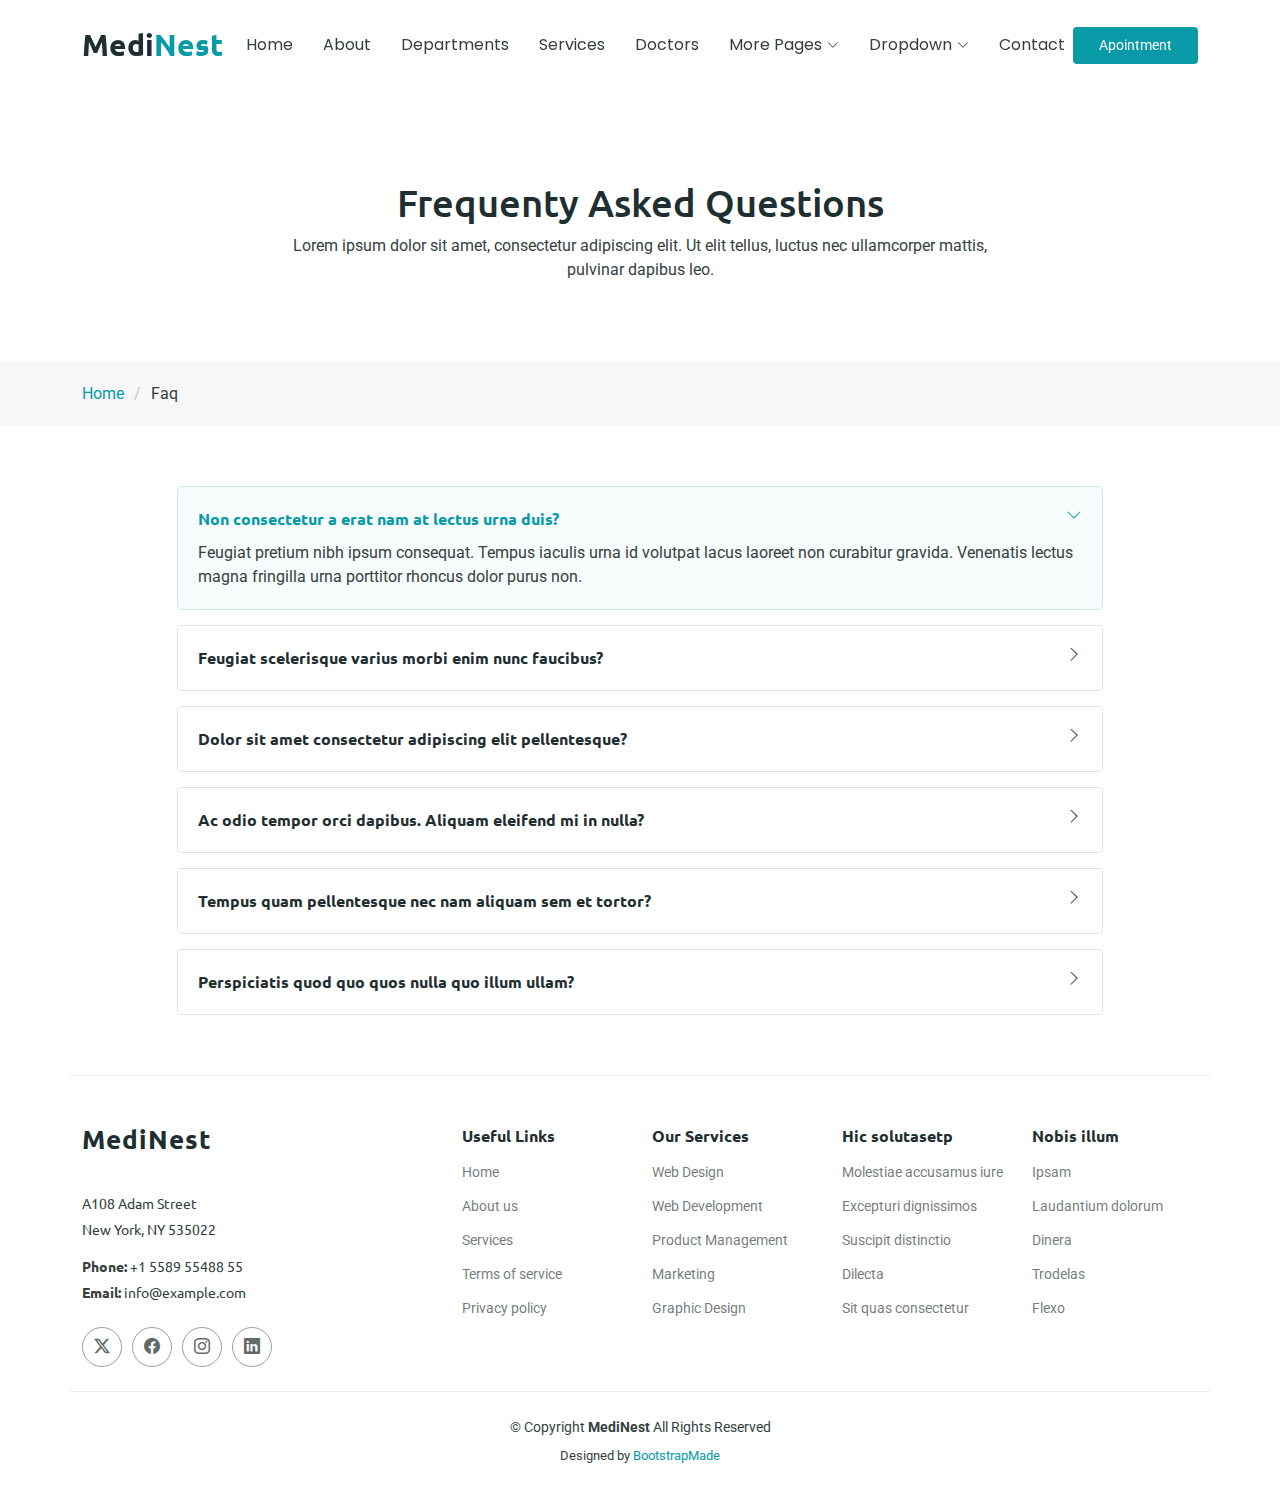
<file: faq.html>
<!DOCTYPE html>
<html lang="en">

<head>
  <meta charset="utf-8">
  <meta content="width=device-width, initial-scale=1.0" name="viewport">
  <title>Faq - MediNest Bootstrap Template</title>
  <meta name="description" content="">
  <meta name="keywords" content="">

  <!-- Favicons -->
  <link href="assets/img/favicon.png" rel="icon">
  <link href="assets/img/apple-touch-icon.png" rel="apple-touch-icon">

  <!-- Fonts -->
  <link href="https://fonts.googleapis.com" rel="preconnect">
  <link href="https://fonts.gstatic.com" rel="preconnect" crossorigin>
  <link href="https://fonts.googleapis.com/css2?family=Roboto:ital,wght@0,100;0,300;0,400;0,500;0,700;0,900;1,100;1,300;1,400;1,500;1,700;1,900&family=Poppins:ital,wght@0,100;0,200;0,300;0,400;0,500;0,600;0,700;0,800;0,900;1,100;1,200;1,300;1,400;1,500;1,600;1,700;1,800;1,900&family=Ubuntu:ital,wght@0,300;0,400;0,500;0,700;1,300;1,400;1,500;1,700&display=swap" rel="stylesheet">

  <!-- Vendor CSS Files -->
  <link href="assets/vendor/bootstrap/css/bootstrap.min.css" rel="stylesheet">
  <link href="assets/vendor/bootstrap-icons/bootstrap-icons.css" rel="stylesheet">
  <link href="assets/vendor/aos/aos.css" rel="stylesheet">
  <link href="assets/vendor/glightbox/css/glightbox.min.css" rel="stylesheet">
  <link href="assets/vendor/fontawesome-free/css/all.min.css" rel="stylesheet">
  <link href="assets/vendor/swiper/swiper-bundle.min.css" rel="stylesheet">

  <!-- Main CSS File -->
  <link href="assets/css/main.css" rel="stylesheet">

  <!-- =======================================================
  * Template Name: MediNest
  * Template URL: https://bootstrapmade.com/medinest-bootstrap-hospital-template/
  * Updated: Aug 11 2025 with Bootstrap v5.3.7
  * Author: BootstrapMade.com
  * License: https://bootstrapmade.com/license/
  ======================================================== -->
</head>

<body class="faq-page">

  <header id="header" class="header d-flex align-items-center fixed-top">
    <div class="container position-relative d-flex align-items-center justify-content-between">

      <a href="index.html" class="logo d-flex align-items-center me-auto me-xl-0">
        <!-- Uncomment the line below if you also wish to use an image logo -->
        <!-- <img src="assets/img/logo.webp" alt=""> -->
        <h1 class="sitename">Medi<span>Nest</span></h1>
      </a>

      <nav id="navmenu" class="navmenu">
        <ul>
          <li><a href="index.html">Home</a></li>
          <li><a href="about.html">About</a></li>
          <li><a href="departments.html">Departments</a></li>
          <li><a href="services.html">Services</a></li>
          <li><a href="doctors.html">Doctors</a></li>
          <li class="dropdown"><a href="#"><span>More Pages</span> <i class="bi bi-chevron-down toggle-dropdown"></i></a>
            <ul>
              <li><a href="department-details.html">Department Details</a></li>
              <li><a href="service-details.html">Service Details</a></li>
              <li><a href="appointment.html">Appointment</a></li>
              <li><a href="testimonials.html">Testimonials</a></li>
              <li><a href="faq.html" class="active">Frequently Asked Questions</a></li>
              <li><a href="gallery.html">Gallery</a></li>
              <li><a href="terms.html">Terms</a></li>
              <li><a href="privacy.html">Privacy</a></li>
              <li><a href="404.html">404</a></li>
            </ul>
          </li>
          <li class="dropdown"><a href="#"><span>Dropdown</span> <i class="bi bi-chevron-down toggle-dropdown"></i></a>
            <ul>
              <li><a href="#">Dropdown 1</a></li>
              <li class="dropdown"><a href="#"><span>Deep Dropdown</span> <i class="bi bi-chevron-down toggle-dropdown"></i></a>
                <ul>
                  <li><a href="#">Deep Dropdown 1</a></li>
                  <li><a href="#">Deep Dropdown 2</a></li>
                  <li><a href="#">Deep Dropdown 3</a></li>
                  <li><a href="#">Deep Dropdown 4</a></li>
                  <li><a href="#">Deep Dropdown 5</a></li>
                </ul>
              </li>
              <li><a href="#">Dropdown 2</a></li>
              <li><a href="#">Dropdown 3</a></li>
              <li><a href="#">Dropdown 4</a></li>
            </ul>
          </li>
          <li><a href="contact.html">Contact</a></li>
        </ul>
        <i class="mobile-nav-toggle d-xl-none bi bi-list"></i>
      </nav>

      <a class="btn-getstarted" href="apointment.html">Apointment</a>

    </div>
  </header>

  <main class="main">

    <!-- Page Title -->
    <div class="page-title">
      <div class="heading">
        <div class="container">
          <div class="row d-flex justify-content-center text-center">
            <div class="col-lg-8">
              <h1 class="heading-title">Frequenty Asked Questions</h1>
              <p class="mb-0">Lorem ipsum dolor sit amet, consectetur adipiscing elit. Ut elit tellus, luctus nec ullamcorper mattis, pulvinar dapibus leo.</p>
            </div>
          </div>
        </div>
      </div>
      <nav class="breadcrumbs">
        <div class="container">
          <ol>
            <li><a href="index.html">Home</a></li>
            <li class="current">Faq</li>
          </ol>
        </div>
      </nav>
    </div><!-- End Page Title -->

    <!-- Faq Section -->
    <section id="faq" class="faq section">

      <div class="container">

        <div class="row justify-content-center">

          <div class="col-lg-10" data-aos="fade-up" data-aos-delay="100">

            <div class="faq-container">

              <div class="faq-item faq-active">
                <h3>Non consectetur a erat nam at lectus urna duis?</h3>
                <div class="faq-content">
                  <p>Feugiat pretium nibh ipsum consequat. Tempus iaculis urna id volutpat lacus laoreet non curabitur gravida. Venenatis lectus magna fringilla urna porttitor rhoncus dolor purus non.</p>
                </div>
                <i class="faq-toggle bi bi-chevron-right"></i>
              </div><!-- End Faq item-->

              <div class="faq-item">
                <h3>Feugiat scelerisque varius morbi enim nunc faucibus?</h3>
                <div class="faq-content">
                  <p>Dolor sit amet consectetur adipiscing elit pellentesque habitant morbi. Id interdum velit laoreet id donec ultrices. Fringilla phasellus faucibus scelerisque eleifend donec pretium. Est pellentesque elit ullamcorper dignissim. Mauris ultrices eros in cursus turpis massa tincidunt dui.</p>
                </div>
                <i class="faq-toggle bi bi-chevron-right"></i>
              </div><!-- End Faq item-->

              <div class="faq-item">
                <h3>Dolor sit amet consectetur adipiscing elit pellentesque?</h3>
                <div class="faq-content">
                  <p>Eleifend mi in nulla posuere sollicitudin aliquam ultrices sagittis orci. Faucibus pulvinar elementum integer enim. Sem nulla pharetra diam sit amet nisl suscipit. Rutrum tellus pellentesque eu tincidunt. Lectus urna duis convallis convallis tellus. Urna molestie at elementum eu facilisis sed odio morbi quis</p>
                </div>
                <i class="faq-toggle bi bi-chevron-right"></i>
              </div><!-- End Faq item-->

              <div class="faq-item">
                <h3>Ac odio tempor orci dapibus. Aliquam eleifend mi in nulla?</h3>
                <div class="faq-content">
                  <p>Dolor sit amet consectetur adipiscing elit pellentesque habitant morbi. Id interdum velit laoreet id donec ultrices. Fringilla phasellus faucibus scelerisque eleifend donec pretium. Est pellentesque elit ullamcorper dignissim. Mauris ultrices eros in cursus turpis massa tincidunt dui.</p>
                </div>
                <i class="faq-toggle bi bi-chevron-right"></i>
              </div><!-- End Faq item-->

              <div class="faq-item">
                <h3>Tempus quam pellentesque nec nam aliquam sem et tortor?</h3>
                <div class="faq-content">
                  <p>Molestie a iaculis at erat pellentesque adipiscing commodo. Dignissim suspendisse in est ante in. Nunc vel risus commodo viverra maecenas accumsan. Sit amet nisl suscipit adipiscing bibendum est. Purus gravida quis blandit turpis cursus in</p>
                </div>
                <i class="faq-toggle bi bi-chevron-right"></i>
              </div><!-- End Faq item-->

              <div class="faq-item">
                <h3>Perspiciatis quod quo quos nulla quo illum ullam?</h3>
                <div class="faq-content">
                  <p>Enim ea facilis quaerat voluptas quidem et dolorem. Quis et consequatur non sed in suscipit sequi. Distinctio ipsam dolore et.</p>
                </div>
                <i class="faq-toggle bi bi-chevron-right"></i>
              </div><!-- End Faq item-->

            </div>

          </div><!-- End Faq Column-->

        </div>

      </div>

    </section><!-- /Faq Section -->

  </main>

  <footer id="footer" class="footer position-relative">

    <div class="container footer-top">
      <div class="row gy-4">
        <div class="col-lg-4 col-md-6 footer-about">
          <a href="index.html" class="logo d-flex align-items-center">
            <span class="sitename">MediNest</span>
          </a>
          <div class="footer-contact pt-3">
            <p>A108 Adam Street</p>
            <p>New York, NY 535022</p>
            <p class="mt-3"><strong>Phone:</strong> <span>+1 5589 55488 55</span></p>
            <p><strong>Email:</strong> <span>info@example.com</span></p>
          </div>
          <div class="social-links d-flex mt-4">
            <a href=""><i class="bi bi-twitter-x"></i></a>
            <a href=""><i class="bi bi-facebook"></i></a>
            <a href=""><i class="bi bi-instagram"></i></a>
            <a href=""><i class="bi bi-linkedin"></i></a>
          </div>
        </div>

        <div class="col-lg-2 col-md-3 footer-links">
          <h4>Useful Links</h4>
          <ul>
            <li><a href="#">Home</a></li>
            <li><a href="#">About us</a></li>
            <li><a href="#">Services</a></li>
            <li><a href="#">Terms of service</a></li>
            <li><a href="#">Privacy policy</a></li>
          </ul>
        </div>

        <div class="col-lg-2 col-md-3 footer-links">
          <h4>Our Services</h4>
          <ul>
            <li><a href="#">Web Design</a></li>
            <li><a href="#">Web Development</a></li>
            <li><a href="#">Product Management</a></li>
            <li><a href="#">Marketing</a></li>
            <li><a href="#">Graphic Design</a></li>
          </ul>
        </div>

        <div class="col-lg-2 col-md-3 footer-links">
          <h4>Hic solutasetp</h4>
          <ul>
            <li><a href="#">Molestiae accusamus iure</a></li>
            <li><a href="#">Excepturi dignissimos</a></li>
            <li><a href="#">Suscipit distinctio</a></li>
            <li><a href="#">Dilecta</a></li>
            <li><a href="#">Sit quas consectetur</a></li>
          </ul>
        </div>

        <div class="col-lg-2 col-md-3 footer-links">
          <h4>Nobis illum</h4>
          <ul>
            <li><a href="#">Ipsam</a></li>
            <li><a href="#">Laudantium dolorum</a></li>
            <li><a href="#">Dinera</a></li>
            <li><a href="#">Trodelas</a></li>
            <li><a href="#">Flexo</a></li>
          </ul>
        </div>

      </div>
    </div>

    <div class="container copyright text-center mt-4">
      <p>© <span>Copyright</span> <strong>MediNest</strong>&nbsp;<span>All Rights Reserved</span></p>
      <div class="credits">
        <!-- All the links in the footer should remain intact. -->
        <!-- You can delete the links only if you've purchased the pro version. -->
        <!-- Licensing information: https://bootstrapmade.com/license/ -->
        <!-- Purchase the pro version with working PHP/AJAX contact form: [buy-url] -->
        Designed by <a href="https://bootstrapmade.com/">BootstrapMade</a>
      </div>
    </div>

  </footer>

  <!-- Scroll Top -->
  <a href="#" id="scroll-top" class="scroll-top d-flex align-items-center justify-content-center"><i class="bi bi-arrow-up-short"></i></a>

  <!-- Preloader -->
  <div id="preloader"></div>

  <!-- Vendor JS Files -->
  <script src="assets/vendor/bootstrap/js/bootstrap.bundle.min.js"></script>
  <script src="assets/vendor/php-email-form/validate.js"></script>
  <script src="assets/vendor/aos/aos.js"></script>
  <script src="assets/vendor/glightbox/js/glightbox.min.js"></script>
  <script src="assets/vendor/purecounter/purecounter_vanilla.js"></script>
  <script src="assets/vendor/imagesloaded/imagesloaded.pkgd.min.js"></script>
  <script src="assets/vendor/isotope-layout/isotope.pkgd.min.js"></script>
  <script src="assets/vendor/swiper/swiper-bundle.min.js"></script>

  <!-- Main JS File -->
  <script src="assets/js/main.js"></script>

</body>

</html>
</file>
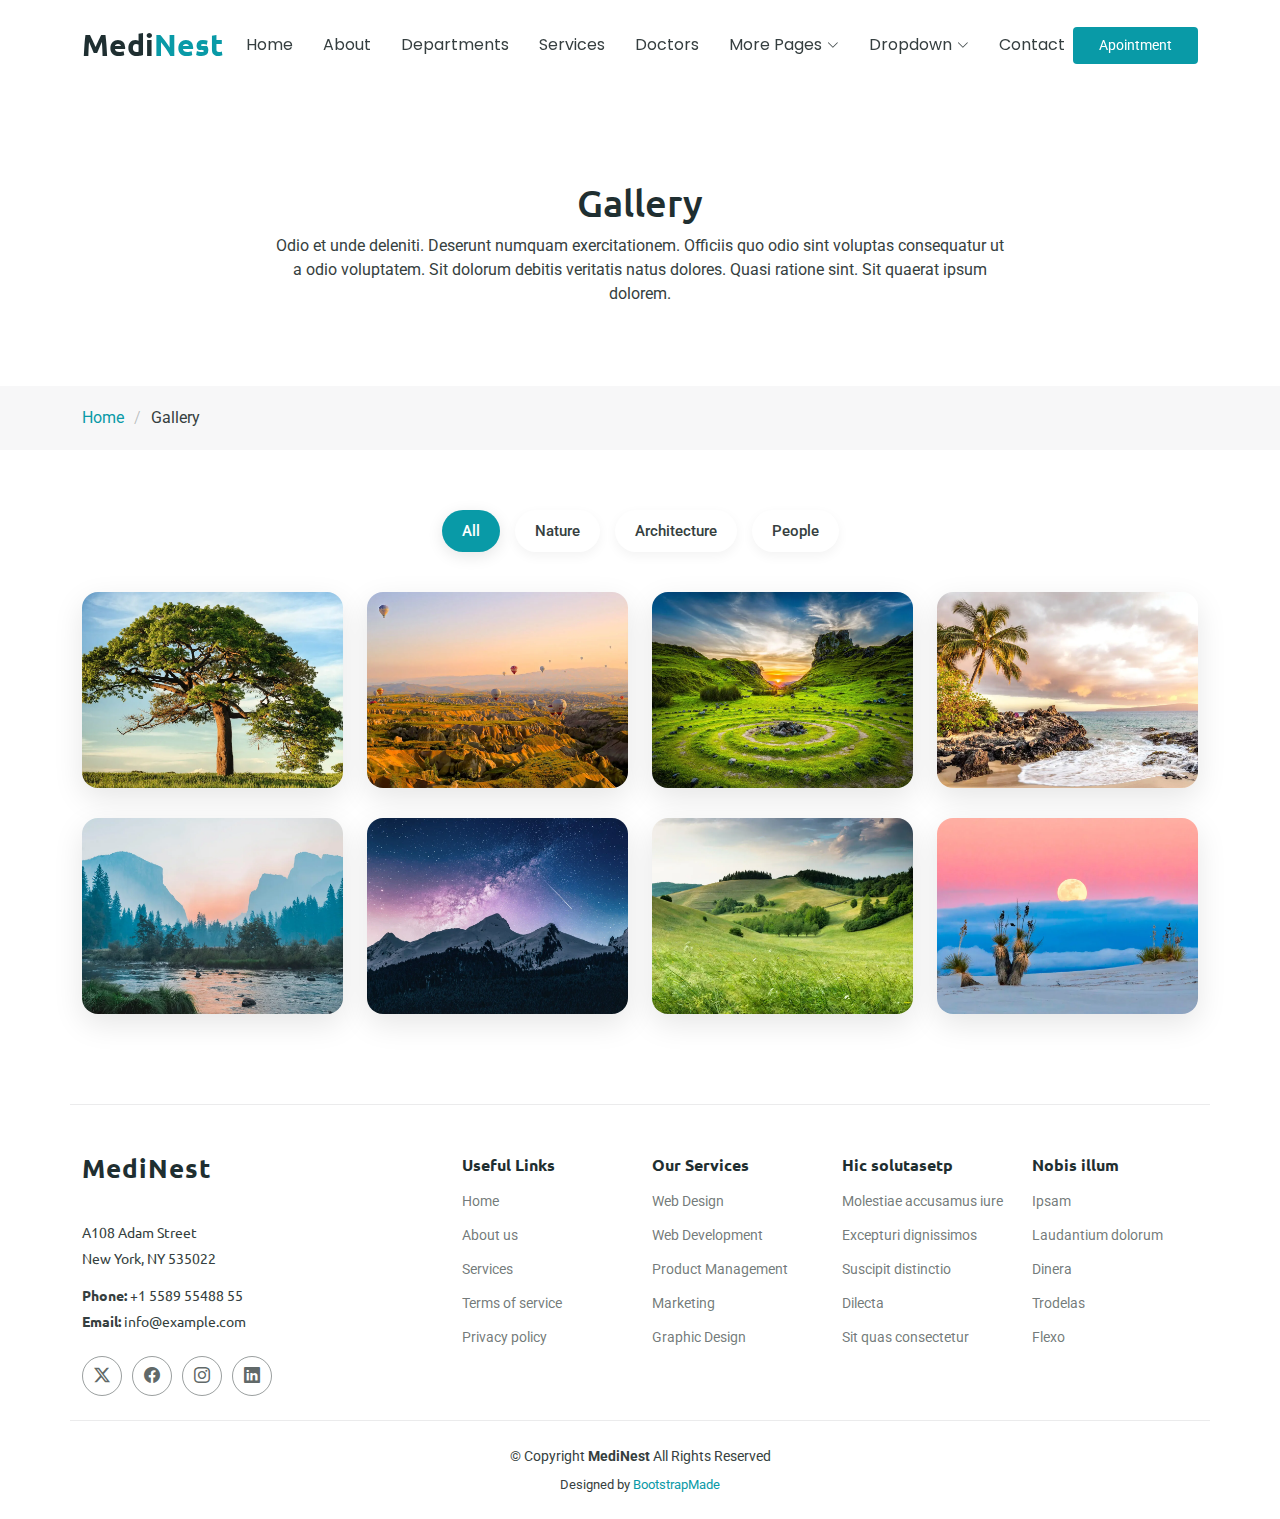
<file: gallery.html>
<!DOCTYPE html>
<html lang="en">

<head>
  <meta charset="utf-8">
  <meta content="width=device-width, initial-scale=1.0" name="viewport">
  <title>Gallery - MediNest Bootstrap Template</title>
  <meta name="description" content="">
  <meta name="keywords" content="">

  <!-- Favicons -->
  <link href="assets/img/favicon.png" rel="icon">
  <link href="assets/img/apple-touch-icon.png" rel="apple-touch-icon">

  <!-- Fonts -->
  <link href="https://fonts.googleapis.com" rel="preconnect">
  <link href="https://fonts.gstatic.com" rel="preconnect" crossorigin>
  <link href="https://fonts.googleapis.com/css2?family=Roboto:ital,wght@0,100;0,300;0,400;0,500;0,700;0,900;1,100;1,300;1,400;1,500;1,700;1,900&family=Poppins:ital,wght@0,100;0,200;0,300;0,400;0,500;0,600;0,700;0,800;0,900;1,100;1,200;1,300;1,400;1,500;1,600;1,700;1,800;1,900&family=Ubuntu:ital,wght@0,300;0,400;0,500;0,700;1,300;1,400;1,500;1,700&display=swap" rel="stylesheet">

  <!-- Vendor CSS Files -->
  <link href="assets/vendor/bootstrap/css/bootstrap.min.css" rel="stylesheet">
  <link href="assets/vendor/bootstrap-icons/bootstrap-icons.css" rel="stylesheet">
  <link href="assets/vendor/aos/aos.css" rel="stylesheet">
  <link href="assets/vendor/glightbox/css/glightbox.min.css" rel="stylesheet">
  <link href="assets/vendor/fontawesome-free/css/all.min.css" rel="stylesheet">
  <link href="assets/vendor/swiper/swiper-bundle.min.css" rel="stylesheet">

  <!-- Main CSS File -->
  <link href="assets/css/main.css" rel="stylesheet">

  <!-- =======================================================
  * Template Name: MediNest
  * Template URL: https://bootstrapmade.com/medinest-bootstrap-hospital-template/
  * Updated: Aug 11 2025 with Bootstrap v5.3.7
  * Author: BootstrapMade.com
  * License: https://bootstrapmade.com/license/
  ======================================================== -->
</head>

<body class="gallery-page">

  <header id="header" class="header d-flex align-items-center fixed-top">
    <div class="container position-relative d-flex align-items-center justify-content-between">

      <a href="index.html" class="logo d-flex align-items-center me-auto me-xl-0">
        <!-- Uncomment the line below if you also wish to use an image logo -->
        <!-- <img src="assets/img/logo.webp" alt=""> -->
        <h1 class="sitename">Medi<span>Nest</span></h1>
      </a>

      <nav id="navmenu" class="navmenu">
        <ul>
          <li><a href="index.html">Home</a></li>
          <li><a href="about.html">About</a></li>
          <li><a href="departments.html">Departments</a></li>
          <li><a href="services.html">Services</a></li>
          <li><a href="doctors.html">Doctors</a></li>
          <li class="dropdown"><a href="#"><span>More Pages</span> <i class="bi bi-chevron-down toggle-dropdown"></i></a>
            <ul>
              <li><a href="department-details.html">Department Details</a></li>
              <li><a href="service-details.html">Service Details</a></li>
              <li><a href="appointment.html">Appointment</a></li>
              <li><a href="testimonials.html">Testimonials</a></li>
              <li><a href="faq.html">Frequently Asked Questions</a></li>
              <li><a href="gallery.html" class="active">Gallery</a></li>
              <li><a href="terms.html">Terms</a></li>
              <li><a href="privacy.html">Privacy</a></li>
              <li><a href="404.html">404</a></li>
            </ul>
          </li>
          <li class="dropdown"><a href="#"><span>Dropdown</span> <i class="bi bi-chevron-down toggle-dropdown"></i></a>
            <ul>
              <li><a href="#">Dropdown 1</a></li>
              <li class="dropdown"><a href="#"><span>Deep Dropdown</span> <i class="bi bi-chevron-down toggle-dropdown"></i></a>
                <ul>
                  <li><a href="#">Deep Dropdown 1</a></li>
                  <li><a href="#">Deep Dropdown 2</a></li>
                  <li><a href="#">Deep Dropdown 3</a></li>
                  <li><a href="#">Deep Dropdown 4</a></li>
                  <li><a href="#">Deep Dropdown 5</a></li>
                </ul>
              </li>
              <li><a href="#">Dropdown 2</a></li>
              <li><a href="#">Dropdown 3</a></li>
              <li><a href="#">Dropdown 4</a></li>
            </ul>
          </li>
          <li><a href="contact.html">Contact</a></li>
        </ul>
        <i class="mobile-nav-toggle d-xl-none bi bi-list"></i>
      </nav>

      <a class="btn-getstarted" href="apointment.html">Apointment</a>

    </div>
  </header>

  <main class="main">

    <!-- Page Title -->
    <div class="page-title">
      <div class="heading">
        <div class="container">
          <div class="row d-flex justify-content-center text-center">
            <div class="col-lg-8">
              <h1 class="heading-title">Gallery</h1>
              <p class="mb-0">
                Odio et unde deleniti. Deserunt numquam exercitationem. Officiis quo
                odio sint voluptas consequatur ut a odio voluptatem. Sit dolorum
                debitis veritatis natus dolores. Quasi ratione sint. Sit quaerat
                ipsum dolorem.
              </p>
            </div>
          </div>
        </div>
      </div>
      <nav class="breadcrumbs">
        <div class="container">
          <ol>
            <li><a href="index.html">Home</a></li>
            <li class="current">Gallery</li>
          </ol>
        </div>
      </nav>
    </div><!-- End Page Title -->

    <!-- Gallery Section -->
    <section id="gallery" class="gallery section">

      <div class="container" data-aos="fade-up" data-aos-delay="100">

        <div class="isotope-layout" data-default-filter="*" data-layout="masonry" data-sort="original-order">
          <ul class="gallery-filters isotope-filters" data-aos="fade-up" data-aos-delay="200">
            <li data-filter="*" class="filter-active">All</li>
            <li data-filter=".filter-nature">Nature</li>
            <li data-filter=".filter-architecture">Architecture</li>
            <li data-filter=".filter-people">People</li>
          </ul>

          <div class="row gallery-grid isotope-container" data-aos="fade-up" data-aos-delay="300">

            <div class="col-xl-3 col-md-4 col-sm-6 gallery-item isotope-item filter-nature">
              <div class="gallery-card">
                <div class="gallery-image">
                  <img src="assets/img/gallery/gallery-1.webp" class="img-fluid" alt="">
                </div>
                <div class="gallery-overlay">
                  <h4>Natural Beauty</h4>
                  <p>Lorem ipsum dolor sit amet consectetur adipisicing elit.</p>
                  <div class="gallery-actions">
                    <a href="assets/img/gallery/gallery-1.webp" title="View Image" class="glightbox"><i class="bi bi-eye"></i></a>
                    <a href="gallery-details.html"><i class="bi bi-info-circle"></i></a>
                  </div>
                </div>
              </div>
            </div><!-- End Gallery Item -->

            <div class="col-xl-3 col-md-4 col-sm-6 gallery-item isotope-item filter-architecture">
              <div class="gallery-card">
                <div class="gallery-image">
                  <img src="assets/img/gallery/gallery-2.webp" class="img-fluid" alt="">
                </div>
                <div class="gallery-overlay">
                  <h4>Urban Landscape</h4>
                  <p>Lorem ipsum dolor sit amet consectetur adipisicing elit.</p>
                  <div class="gallery-actions">
                    <a href="assets/img/gallery/gallery-2.webp" title="View Image" class="glightbox"><i class="bi bi-eye"></i></a>
                    <a href="gallery-details.html"><i class="bi bi-info-circle"></i></a>
                  </div>
                </div>
              </div>
            </div><!-- End Gallery Item -->

            <div class="col-xl-3 col-md-4 col-sm-6 gallery-item isotope-item filter-people">
              <div class="gallery-card">
                <div class="gallery-image">
                  <img src="assets/img/gallery/gallery-3.webp" class="img-fluid" alt="">
                </div>
                <div class="gallery-overlay">
                  <h4>Candid Moments</h4>
                  <p>Lorem ipsum dolor sit amet consectetur adipisicing elit.</p>
                  <div class="gallery-actions">
                    <a href="assets/img/gallery/gallery-3.webp" title="View Image" class="glightbox"><i class="bi bi-eye"></i></a>
                    <a href="gallery-details.html"><i class="bi bi-info-circle"></i></a>
                  </div>
                </div>
              </div>
            </div><!-- End Gallery Item -->

            <div class="col-xl-3 col-md-4 col-sm-6 gallery-item isotope-item filter-nature">
              <div class="gallery-card">
                <div class="gallery-image">
                  <img src="assets/img/gallery/gallery-4.webp" class="img-fluid" alt="">
                </div>
                <div class="gallery-overlay">
                  <h4>Wilderness</h4>
                  <p>Lorem ipsum dolor sit amet consectetur adipisicing elit.</p>
                  <div class="gallery-actions">
                    <a href="assets/img/gallery/gallery-4.webp" title="View Image" class="glightbox"><i class="bi bi-eye"></i></a>
                    <a href="gallery-details.html"><i class="bi bi-info-circle"></i></a>
                  </div>
                </div>
              </div>
            </div><!-- End Gallery Item -->

            <div class="col-xl-3 col-md-4 col-sm-6 gallery-item isotope-item filter-architecture">
              <div class="gallery-card">
                <div class="gallery-image">
                  <img src="assets/img/gallery/gallery-5.webp" class="img-fluid" alt="">
                </div>
                <div class="gallery-overlay">
                  <h4>Modern Design</h4>
                  <p>Lorem ipsum dolor sit amet consectetur adipisicing elit.</p>
                  <div class="gallery-actions">
                    <a href="assets/img/gallery/gallery-5.webp" title="View Image" class="glightbox"><i class="bi bi-eye"></i></a>
                    <a href="gallery-details.html"><i class="bi bi-info-circle"></i></a>
                  </div>
                </div>
              </div>
            </div><!-- End Gallery Item -->

            <div class="col-xl-3 col-md-4 col-sm-6 gallery-item isotope-item filter-people">
              <div class="gallery-card">
                <div class="gallery-image">
                  <img src="assets/img/gallery/gallery-6.webp" class="img-fluid" alt="">
                </div>
                <div class="gallery-overlay">
                  <h4>Portrait Studies</h4>
                  <p>Lorem ipsum dolor sit amet consectetur adipisicing elit.</p>
                  <div class="gallery-actions">
                    <a href="assets/img/gallery/gallery-6.webp" title="View Image" class="glightbox"><i class="bi bi-eye"></i></a>
                    <a href="gallery-details.html"><i class="bi bi-info-circle"></i></a>
                  </div>
                </div>
              </div>
            </div><!-- End Gallery Item -->

            <div class="col-xl-3 col-md-4 col-sm-6 gallery-item isotope-item filter-nature">
              <div class="gallery-card">
                <div class="gallery-image">
                  <img src="assets/img/gallery/gallery-7.webp" class="img-fluid" alt="">
                </div>
                <div class="gallery-overlay">
                  <h4>Serene Waters</h4>
                  <p>Lorem ipsum dolor sit amet consectetur adipisicing elit.</p>
                  <div class="gallery-actions">
                    <a href="assets/img/gallery/gallery-7.webp" title="View Image" class="glightbox"><i class="bi bi-eye"></i></a>
                    <a href="gallery-details.html"><i class="bi bi-info-circle"></i></a>
                  </div>
                </div>
              </div>
            </div><!-- End Gallery Item -->

            <div class="col-xl-3 col-md-4 col-sm-6 gallery-item isotope-item filter-architecture">
              <div class="gallery-card">
                <div class="gallery-image">
                  <img src="assets/img/gallery/gallery-8.webp" class="img-fluid" alt="">
                </div>
                <div class="gallery-overlay">
                  <h4>Historical Places</h4>
                  <p>Lorem ipsum dolor sit amet consectetur adipisicing elit.</p>
                  <div class="gallery-actions">
                    <a href="assets/img/gallery/gallery-8.webp" title="View Image" class="glightbox"><i class="bi bi-eye"></i></a>
                    <a href="gallery-details.html"><i class="bi bi-info-circle"></i></a>
                  </div>
                </div>
              </div>
            </div><!-- End Gallery Item -->

          </div>
        </div>

      </div>

    </section><!-- /Gallery Section -->

  </main>

  <footer id="footer" class="footer position-relative">

    <div class="container footer-top">
      <div class="row gy-4">
        <div class="col-lg-4 col-md-6 footer-about">
          <a href="index.html" class="logo d-flex align-items-center">
            <span class="sitename">MediNest</span>
          </a>
          <div class="footer-contact pt-3">
            <p>A108 Adam Street</p>
            <p>New York, NY 535022</p>
            <p class="mt-3"><strong>Phone:</strong> <span>+1 5589 55488 55</span></p>
            <p><strong>Email:</strong> <span>info@example.com</span></p>
          </div>
          <div class="social-links d-flex mt-4">
            <a href=""><i class="bi bi-twitter-x"></i></a>
            <a href=""><i class="bi bi-facebook"></i></a>
            <a href=""><i class="bi bi-instagram"></i></a>
            <a href=""><i class="bi bi-linkedin"></i></a>
          </div>
        </div>

        <div class="col-lg-2 col-md-3 footer-links">
          <h4>Useful Links</h4>
          <ul>
            <li><a href="#">Home</a></li>
            <li><a href="#">About us</a></li>
            <li><a href="#">Services</a></li>
            <li><a href="#">Terms of service</a></li>
            <li><a href="#">Privacy policy</a></li>
          </ul>
        </div>

        <div class="col-lg-2 col-md-3 footer-links">
          <h4>Our Services</h4>
          <ul>
            <li><a href="#">Web Design</a></li>
            <li><a href="#">Web Development</a></li>
            <li><a href="#">Product Management</a></li>
            <li><a href="#">Marketing</a></li>
            <li><a href="#">Graphic Design</a></li>
          </ul>
        </div>

        <div class="col-lg-2 col-md-3 footer-links">
          <h4>Hic solutasetp</h4>
          <ul>
            <li><a href="#">Molestiae accusamus iure</a></li>
            <li><a href="#">Excepturi dignissimos</a></li>
            <li><a href="#">Suscipit distinctio</a></li>
            <li><a href="#">Dilecta</a></li>
            <li><a href="#">Sit quas consectetur</a></li>
          </ul>
        </div>

        <div class="col-lg-2 col-md-3 footer-links">
          <h4>Nobis illum</h4>
          <ul>
            <li><a href="#">Ipsam</a></li>
            <li><a href="#">Laudantium dolorum</a></li>
            <li><a href="#">Dinera</a></li>
            <li><a href="#">Trodelas</a></li>
            <li><a href="#">Flexo</a></li>
          </ul>
        </div>

      </div>
    </div>

    <div class="container copyright text-center mt-4">
      <p>© <span>Copyright</span> <strong>MediNest</strong>&nbsp;<span>All Rights Reserved</span></p>
      <div class="credits">
        <!-- All the links in the footer should remain intact. -->
        <!-- You can delete the links only if you've purchased the pro version. -->
        <!-- Licensing information: https://bootstrapmade.com/license/ -->
        <!-- Purchase the pro version with working PHP/AJAX contact form: [buy-url] -->
        Designed by <a href="https://bootstrapmade.com/">BootstrapMade</a>
      </div>
    </div>

  </footer>

  <!-- Scroll Top -->
  <a href="#" id="scroll-top" class="scroll-top d-flex align-items-center justify-content-center"><i class="bi bi-arrow-up-short"></i></a>

  <!-- Preloader -->
  <div id="preloader"></div>

  <!-- Vendor JS Files -->
  <script src="assets/vendor/bootstrap/js/bootstrap.bundle.min.js"></script>
  <script src="assets/vendor/php-email-form/validate.js"></script>
  <script src="assets/vendor/aos/aos.js"></script>
  <script src="assets/vendor/glightbox/js/glightbox.min.js"></script>
  <script src="assets/vendor/purecounter/purecounter_vanilla.js"></script>
  <script src="assets/vendor/imagesloaded/imagesloaded.pkgd.min.js"></script>
  <script src="assets/vendor/isotope-layout/isotope.pkgd.min.js"></script>
  <script src="assets/vendor/swiper/swiper-bundle.min.js"></script>

  <!-- Main JS File -->
  <script src="assets/js/main.js"></script>

</body>

</html>
</file>
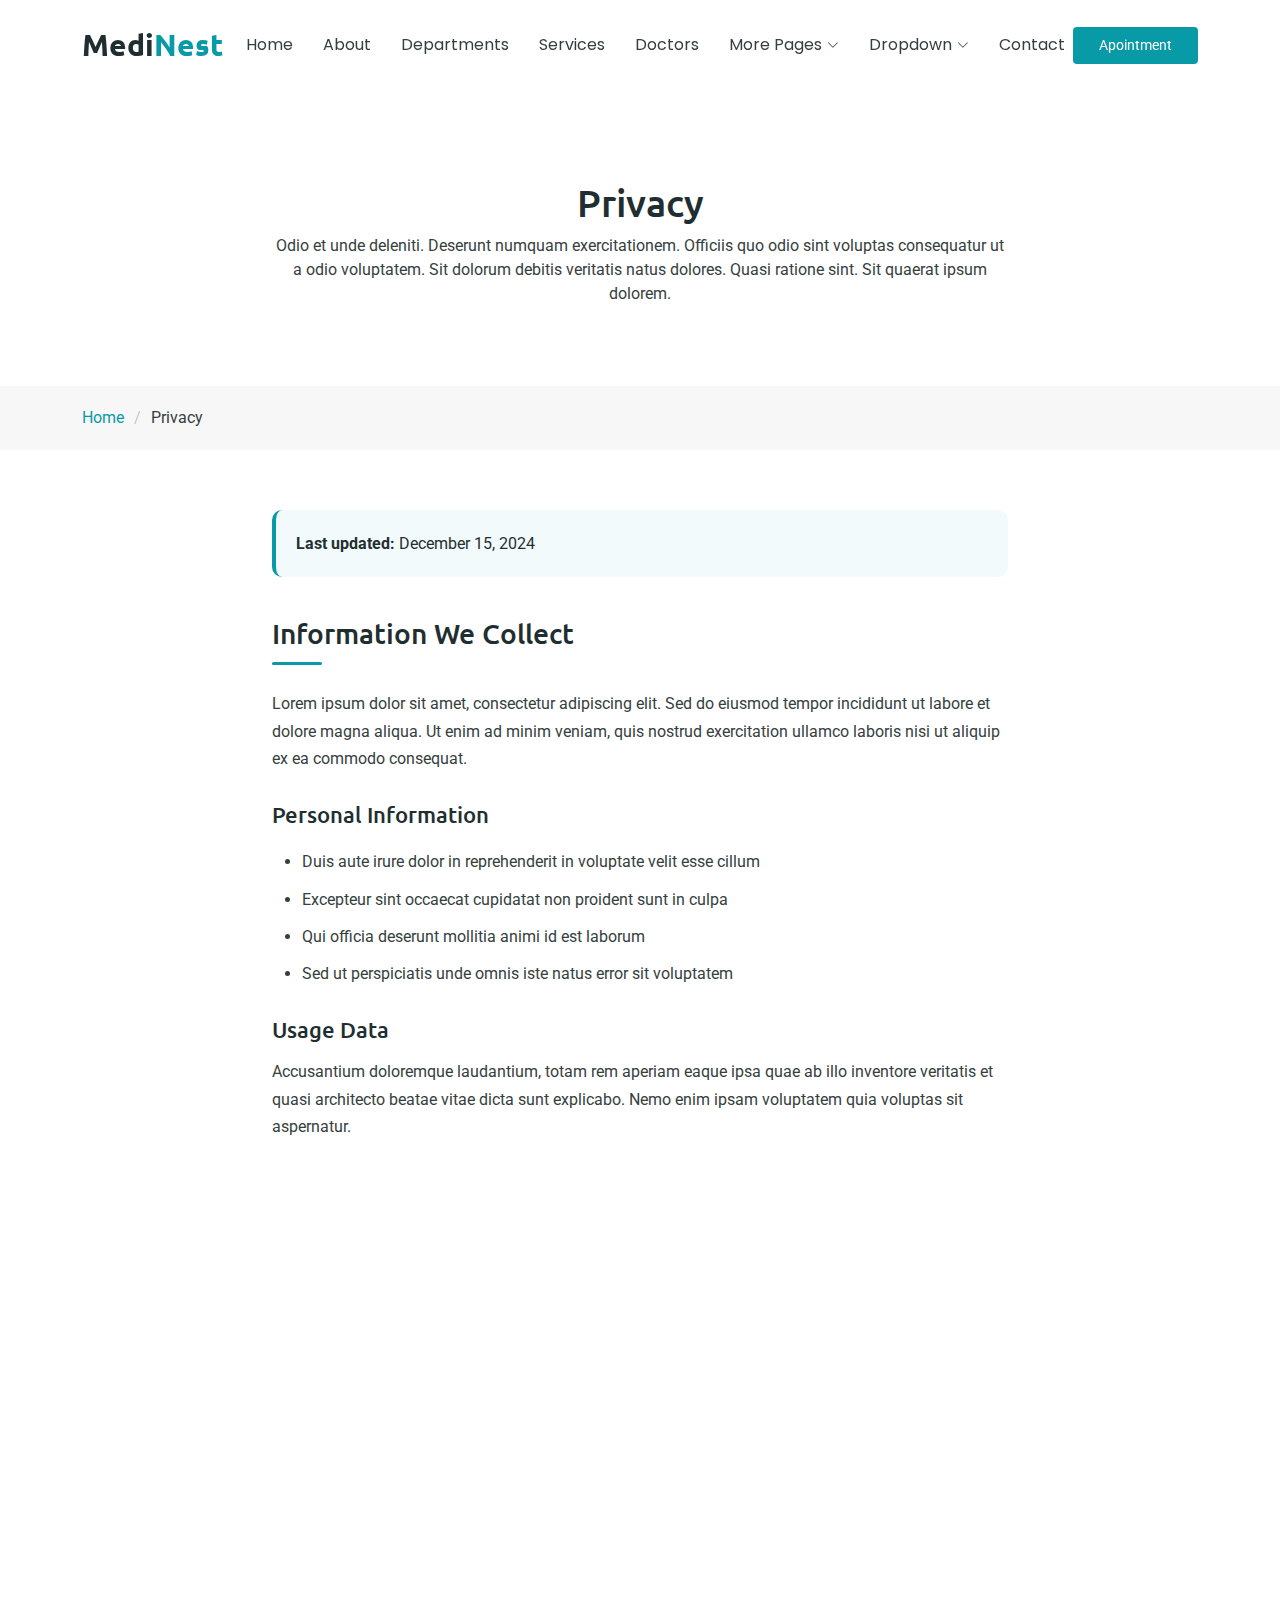
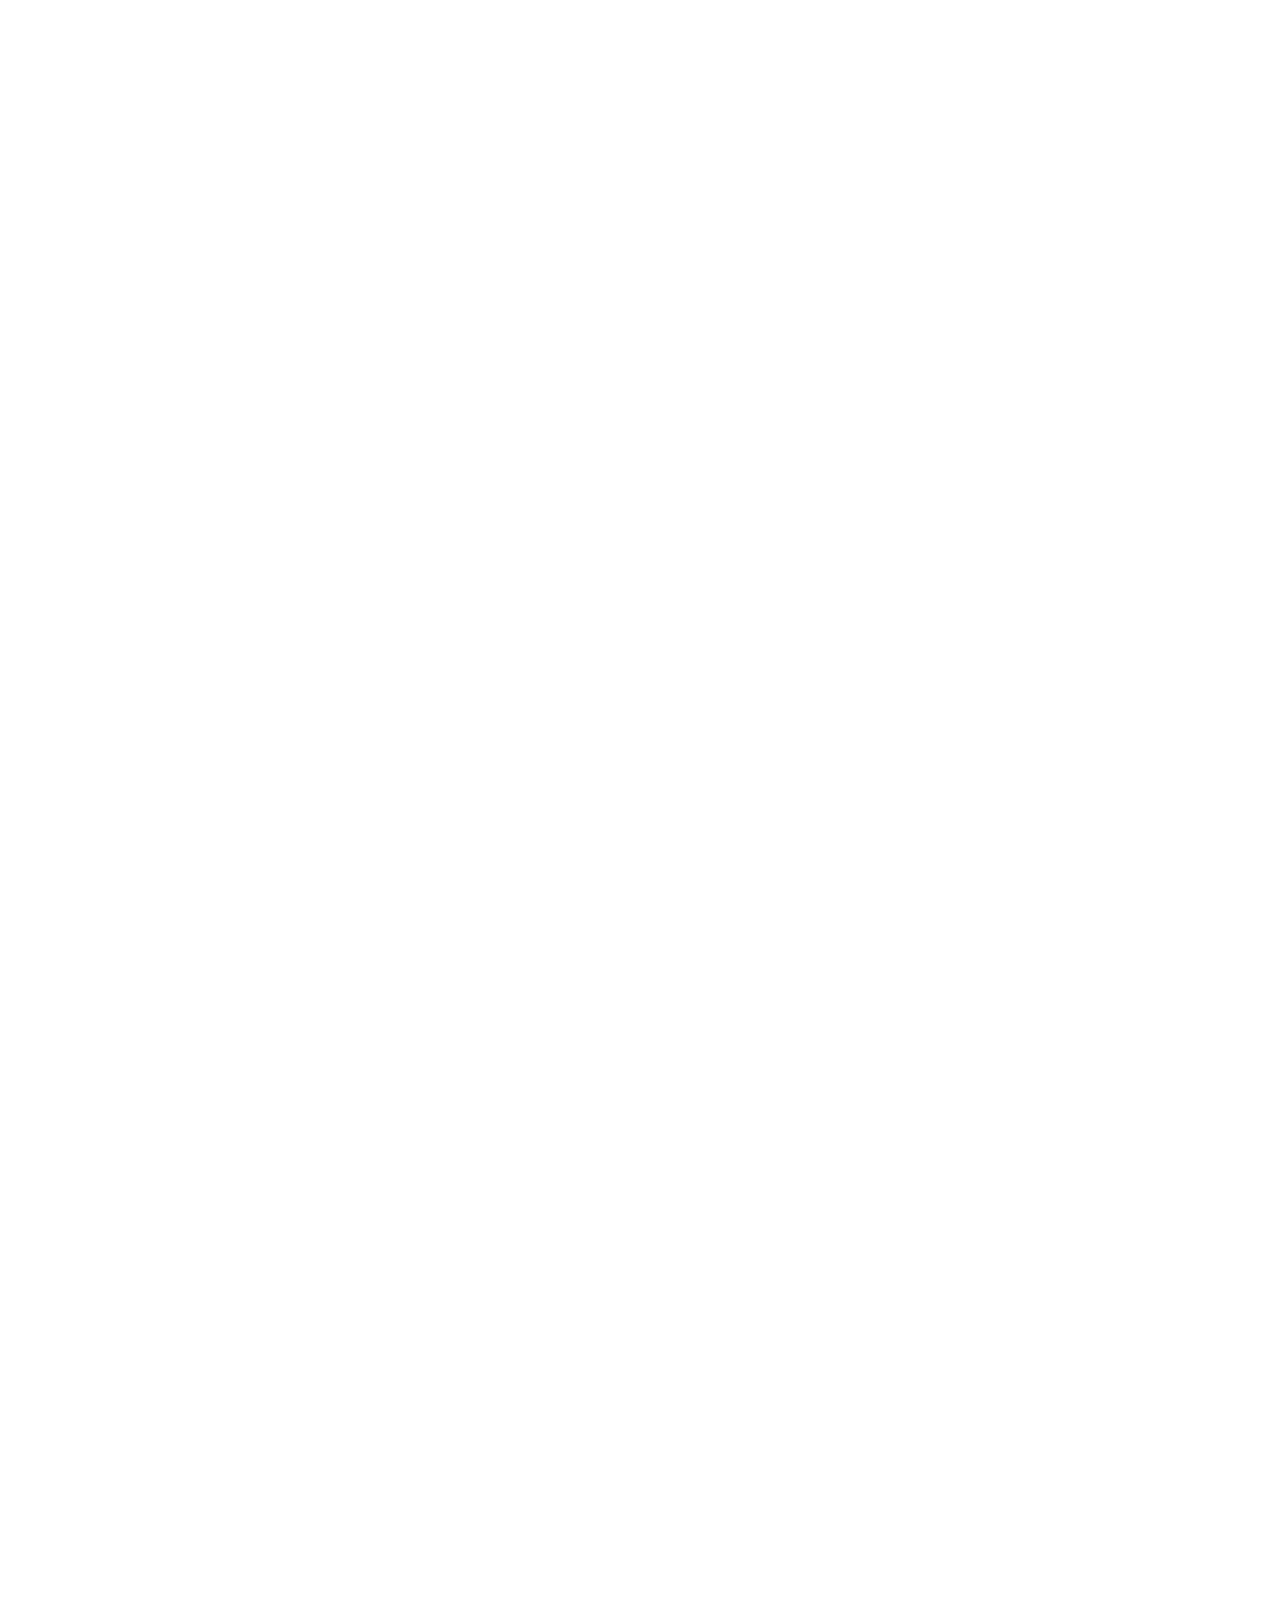
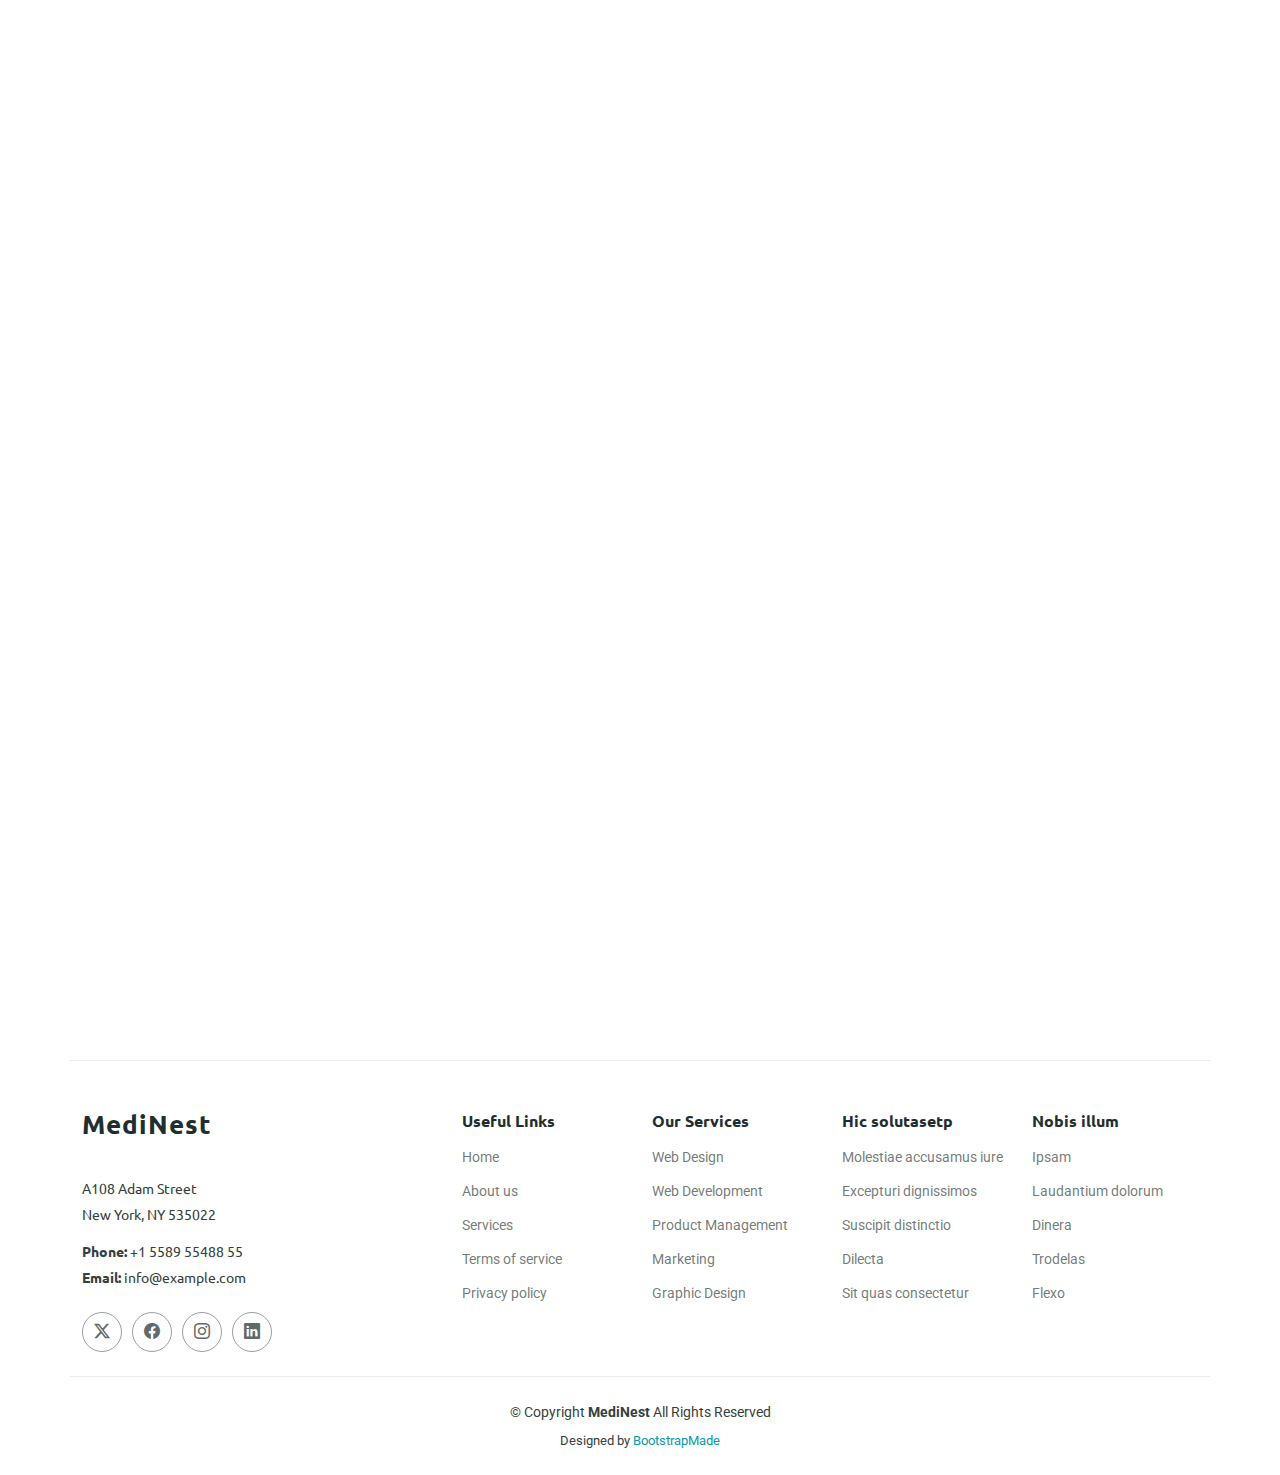
<file: privacy.html>
<!DOCTYPE html>
<html lang="en">

<head>
  <meta charset="utf-8">
  <meta content="width=device-width, initial-scale=1.0" name="viewport">
  <title>Privacy - MediNest Bootstrap Template</title>
  <meta name="description" content="">
  <meta name="keywords" content="">

  <!-- Favicons -->
  <link href="assets/img/favicon.png" rel="icon">
  <link href="assets/img/apple-touch-icon.png" rel="apple-touch-icon">

  <!-- Fonts -->
  <link href="https://fonts.googleapis.com" rel="preconnect">
  <link href="https://fonts.gstatic.com" rel="preconnect" crossorigin>
  <link href="https://fonts.googleapis.com/css2?family=Roboto:ital,wght@0,100;0,300;0,400;0,500;0,700;0,900;1,100;1,300;1,400;1,500;1,700;1,900&family=Poppins:ital,wght@0,100;0,200;0,300;0,400;0,500;0,600;0,700;0,800;0,900;1,100;1,200;1,300;1,400;1,500;1,600;1,700;1,800;1,900&family=Ubuntu:ital,wght@0,300;0,400;0,500;0,700;1,300;1,400;1,500;1,700&display=swap" rel="stylesheet">

  <!-- Vendor CSS Files -->
  <link href="assets/vendor/bootstrap/css/bootstrap.min.css" rel="stylesheet">
  <link href="assets/vendor/bootstrap-icons/bootstrap-icons.css" rel="stylesheet">
  <link href="assets/vendor/aos/aos.css" rel="stylesheet">
  <link href="assets/vendor/glightbox/css/glightbox.min.css" rel="stylesheet">
  <link href="assets/vendor/fontawesome-free/css/all.min.css" rel="stylesheet">
  <link href="assets/vendor/swiper/swiper-bundle.min.css" rel="stylesheet">

  <!-- Main CSS File -->
  <link href="assets/css/main.css" rel="stylesheet">

  <!-- =======================================================
  * Template Name: MediNest
  * Template URL: https://bootstrapmade.com/medinest-bootstrap-hospital-template/
  * Updated: Aug 11 2025 with Bootstrap v5.3.7
  * Author: BootstrapMade.com
  * License: https://bootstrapmade.com/license/
  ======================================================== -->
</head>

<body class="privacy-page">

  <header id="header" class="header d-flex align-items-center fixed-top">
    <div class="container position-relative d-flex align-items-center justify-content-between">

      <a href="index.html" class="logo d-flex align-items-center me-auto me-xl-0">
        <!-- Uncomment the line below if you also wish to use an image logo -->
        <!-- <img src="assets/img/logo.webp" alt=""> -->
        <h1 class="sitename">Medi<span>Nest</span></h1>
      </a>

      <nav id="navmenu" class="navmenu">
        <ul>
          <li><a href="index.html">Home</a></li>
          <li><a href="about.html">About</a></li>
          <li><a href="departments.html">Departments</a></li>
          <li><a href="services.html">Services</a></li>
          <li><a href="doctors.html">Doctors</a></li>
          <li class="dropdown"><a href="#"><span>More Pages</span> <i class="bi bi-chevron-down toggle-dropdown"></i></a>
            <ul>
              <li><a href="department-details.html">Department Details</a></li>
              <li><a href="service-details.html">Service Details</a></li>
              <li><a href="appointment.html">Appointment</a></li>
              <li><a href="testimonials.html">Testimonials</a></li>
              <li><a href="faq.html">Frequently Asked Questions</a></li>
              <li><a href="gallery.html">Gallery</a></li>
              <li><a href="terms.html">Terms</a></li>
              <li><a href="privacy.html" class="active">Privacy</a></li>
              <li><a href="404.html">404</a></li>
            </ul>
          </li>
          <li class="dropdown"><a href="#"><span>Dropdown</span> <i class="bi bi-chevron-down toggle-dropdown"></i></a>
            <ul>
              <li><a href="#">Dropdown 1</a></li>
              <li class="dropdown"><a href="#"><span>Deep Dropdown</span> <i class="bi bi-chevron-down toggle-dropdown"></i></a>
                <ul>
                  <li><a href="#">Deep Dropdown 1</a></li>
                  <li><a href="#">Deep Dropdown 2</a></li>
                  <li><a href="#">Deep Dropdown 3</a></li>
                  <li><a href="#">Deep Dropdown 4</a></li>
                  <li><a href="#">Deep Dropdown 5</a></li>
                </ul>
              </li>
              <li><a href="#">Dropdown 2</a></li>
              <li><a href="#">Dropdown 3</a></li>
              <li><a href="#">Dropdown 4</a></li>
            </ul>
          </li>
          <li><a href="contact.html">Contact</a></li>
        </ul>
        <i class="mobile-nav-toggle d-xl-none bi bi-list"></i>
      </nav>

      <a class="btn-getstarted" href="apointment.html">Apointment</a>

    </div>
  </header>

  <main class="main">

    <!-- Page Title -->
    <div class="page-title">
      <div class="heading">
        <div class="container">
          <div class="row d-flex justify-content-center text-center">
            <div class="col-lg-8">
              <h1 class="heading-title">Privacy</h1>
              <p class="mb-0">
                Odio et unde deleniti. Deserunt numquam exercitationem. Officiis quo
                odio sint voluptas consequatur ut a odio voluptatem. Sit dolorum
                debitis veritatis natus dolores. Quasi ratione sint. Sit quaerat
                ipsum dolorem.
              </p>
            </div>
          </div>
        </div>
      </div>
      <nav class="breadcrumbs">
        <div class="container">
          <ol>
            <li><a href="index.html">Home</a></li>
            <li class="current">Privacy</li>
          </ol>
        </div>
      </nav>
    </div><!-- End Page Title -->

    <!-- Privacy Section -->
    <section id="privacy" class="privacy section">

      <div class="container" data-aos="fade-up" data-aos-delay="100">

        <div class="row">
          <div class="col-lg-8 mx-auto">

            <div class="privacy-content">
              <div class="last-updated" data-aos="fade-up" data-aos-delay="200">
                <p><strong>Last updated:</strong> December 15, 2024</p>
              </div>

              <div class="privacy-section" data-aos="fade-up" data-aos-delay="300">
                <h3>Information We Collect</h3>
                <p>Lorem ipsum dolor sit amet, consectetur adipiscing elit. Sed do eiusmod tempor incididunt ut labore et dolore magna aliqua. Ut enim ad minim veniam, quis nostrud exercitation ullamco laboris nisi ut aliquip ex ea commodo consequat.</p>

                <h4>Personal Information</h4>
                <ul>
                  <li>Duis aute irure dolor in reprehenderit in voluptate velit esse cillum</li>
                  <li>Excepteur sint occaecat cupidatat non proident sunt in culpa</li>
                  <li>Qui officia deserunt mollitia animi id est laborum</li>
                  <li>Sed ut perspiciatis unde omnis iste natus error sit voluptatem</li>
                </ul>

                <h4>Usage Data</h4>
                <p>Accusantium doloremque laudantium, totam rem aperiam eaque ipsa quae ab illo inventore veritatis et quasi architecto beatae vitae dicta sunt explicabo. Nemo enim ipsam voluptatem quia voluptas sit aspernatur.</p>
              </div>

              <div class="privacy-section" data-aos="fade-up" data-aos-delay="400">
                <h3>How We Use Your Information</h3>
                <p>At vero eos et accusamus et iusto odio dignissimos ducimus qui blanditiis praesentium voluptatum deleniti atque corrupti quos dolores et quas molestias excepturi sint occaecati cupiditate non provident.</p>

                <div class="info-box">
                  <h4>Primary Uses</h4>
                  <ol>
                    <li>Similique sunt in culpa qui officia deserunt mollitia</li>
                    <li>Et harum quidem rerum facilis est et expedita distinctio</li>
                    <li>Nam libero tempore cum soluta nobis est eligendi</li>
                    <li>Temporibus autem quibusdam et aut officiis debitis</li>
                  </ol>
                </div>
              </div>

              <div class="privacy-section" data-aos="fade-up" data-aos-delay="500">
                <h3>Information Sharing and Disclosure</h3>
                <p>Neque porro quisquam est qui dolorem ipsum quia dolor sit amet consectetur adipisci velit sed quia non numquam eius modi tempora incidunt ut labore et dolore magnam aliquam quaerat voluptatem.</p>

                <div class="highlight-box" data-aos="fade-up" data-aos-delay="600">
                  <i class="bi bi-shield-check"></i>
                  <h4>We Never Sell Your Data</h4>
                  <p>Ut enim ad minima veniam, quis nostrum exercitationem ullam corporis suscipit laboriosam nisi ut aliquid ex ea commodi consequatur.</p>
                </div>
              </div>

              <div class="privacy-section" data-aos="fade-up" data-aos-delay="700">
                <h3>Data Security</h3>
                <p>Quis autem vel eum iure reprehenderit qui in ea voluptate velit esse quam nihil molestiae consequatur vel illum qui dolorem eum fugiat quo voluptas nulla pariatur.</p>

                <div class="security-measures">
                  <div class="row">
                    <div class="col-md-6" data-aos="fade-right" data-aos-delay="800">
                      <div class="measure-item">
                        <i class="bi bi-lock-fill"></i>
                        <h5>Encryption</h5>
                        <p>Excepteur sint occaecat cupidatat non proident sunt in culpa qui officia deserunt.</p>
                      </div>
                    </div>
                    <div class="col-md-6" data-aos="fade-left" data-aos-delay="900">
                      <div class="measure-item">
                        <i class="bi bi-server"></i>
                        <h5>Secure Storage</h5>
                        <p>Mollitia animi id est laborum et dolorum fuga et harum quidem rerum facilis.</p>
                      </div>
                    </div>
                  </div>
                </div>
              </div>

              <div class="privacy-section" data-aos="fade-up" data-aos-delay="1000">
                <h3>Your Rights</h3>
                <p>Sed ut perspiciatis unde omnis iste natus error sit voluptatem accusantium doloremque laudantium totam rem aperiam eaque ipsa quae ab illo inventore veritatis.</p>

                <div class="rights-list">
                  <div class="right-item">
                    <i class="bi bi-eye"></i>
                    <div>
                      <h5>Right to Access</h5>
                      <p>Et quasi architecto beatae vitae dicta sunt explicabo nemo enim ipsam voluptatem.</p>
                    </div>
                  </div>
                  <div class="right-item">
                    <i class="bi bi-pencil"></i>
                    <div>
                      <h5>Right to Rectification</h5>
                      <p>Quia voluptas sit aspernatur aut odit aut fugit sed quia consequuntur magni.</p>
                    </div>
                  </div>
                  <div class="right-item">
                    <i class="bi bi-trash"></i>
                    <div>
                      <h5>Right to Erasure</h5>
                      <p>Dolores eos qui ratione voluptatem sequi nesciunt neque porro quisquam est.</p>
                    </div>
                  </div>
                </div>
              </div>

              <div class="privacy-section" data-aos="fade-up" data-aos-delay="1100">
                <h3>Cookies and Tracking</h3>
                <p>Qui dolorem ipsum quia dolor sit amet consectetur adipisci velit sed quia non numquam eius modi tempora incidunt ut labore et dolore magnam aliquam quaerat voluptatem.</p>

                <div class="cookie-types">
                  <h4>Types of Cookies We Use</h4>
                  <div class="table-responsive">
                    <table class="table">
                      <thead>
                        <tr>
                          <th>Cookie Type</th>
                          <th>Purpose</th>
                          <th>Duration</th>
                        </tr>
                      </thead>
                      <tbody>
                        <tr>
                          <td>Essential</td>
                          <td>Ut enim ad minima veniam quis nostrum</td>
                          <td>Session</td>
                        </tr>
                        <tr>
                          <td>Analytics</td>
                          <td>Exercitationem ullam corporis suscipit</td>
                          <td>2 Years</td>
                        </tr>
                        <tr>
                          <td>Marketing</td>
                          <td>Laboriosam nisi ut aliquid ex ea commodi</td>
                          <td>1 Year</td>
                        </tr>
                      </tbody>
                    </table>
                  </div>
                </div>
              </div>

              <div class="privacy-section" data-aos="fade-up" data-aos-delay="1200">
                <h3>Changes to This Privacy Policy</h3>
                <p>Quis autem vel eum iure reprehenderit qui in ea voluptate velit esse quam nihil molestiae consequatur vel illum qui dolorem eum fugiat quo voluptas nulla pariatur.</p>
              </div>

              <div class="contact-section" data-aos="fade-up" data-aos-delay="1300">
                <h3>Contact Us</h3>
                <p>Excepteur sint occaecat cupidatat non proident sunt in culpa qui officia deserunt mollitia animi id est laborum sed ut perspiciatis unde omnis.</p>

                <div class="contact-info">
                  <div class="contact-item">
                    <i class="bi bi-envelope"></i>
                    <span>privacy@example.com</span>
                  </div>
                  <div class="contact-item">
                    <i class="bi bi-geo-alt"></i>
                    <span>1234 Privacy Street, Legal City, LC 12345</span>
                  </div>
                  <div class="contact-item">
                    <i class="bi bi-telephone"></i>
                    <span>+1 (555) 123-4567</span>
                  </div>
                </div>
              </div>

            </div>

          </div>
        </div>

      </div>

    </section><!-- /Privacy Section -->

  </main>

  <footer id="footer" class="footer position-relative">

    <div class="container footer-top">
      <div class="row gy-4">
        <div class="col-lg-4 col-md-6 footer-about">
          <a href="index.html" class="logo d-flex align-items-center">
            <span class="sitename">MediNest</span>
          </a>
          <div class="footer-contact pt-3">
            <p>A108 Adam Street</p>
            <p>New York, NY 535022</p>
            <p class="mt-3"><strong>Phone:</strong> <span>+1 5589 55488 55</span></p>
            <p><strong>Email:</strong> <span>info@example.com</span></p>
          </div>
          <div class="social-links d-flex mt-4">
            <a href=""><i class="bi bi-twitter-x"></i></a>
            <a href=""><i class="bi bi-facebook"></i></a>
            <a href=""><i class="bi bi-instagram"></i></a>
            <a href=""><i class="bi bi-linkedin"></i></a>
          </div>
        </div>

        <div class="col-lg-2 col-md-3 footer-links">
          <h4>Useful Links</h4>
          <ul>
            <li><a href="#">Home</a></li>
            <li><a href="#">About us</a></li>
            <li><a href="#">Services</a></li>
            <li><a href="#">Terms of service</a></li>
            <li><a href="#">Privacy policy</a></li>
          </ul>
        </div>

        <div class="col-lg-2 col-md-3 footer-links">
          <h4>Our Services</h4>
          <ul>
            <li><a href="#">Web Design</a></li>
            <li><a href="#">Web Development</a></li>
            <li><a href="#">Product Management</a></li>
            <li><a href="#">Marketing</a></li>
            <li><a href="#">Graphic Design</a></li>
          </ul>
        </div>

        <div class="col-lg-2 col-md-3 footer-links">
          <h4>Hic solutasetp</h4>
          <ul>
            <li><a href="#">Molestiae accusamus iure</a></li>
            <li><a href="#">Excepturi dignissimos</a></li>
            <li><a href="#">Suscipit distinctio</a></li>
            <li><a href="#">Dilecta</a></li>
            <li><a href="#">Sit quas consectetur</a></li>
          </ul>
        </div>

        <div class="col-lg-2 col-md-3 footer-links">
          <h4>Nobis illum</h4>
          <ul>
            <li><a href="#">Ipsam</a></li>
            <li><a href="#">Laudantium dolorum</a></li>
            <li><a href="#">Dinera</a></li>
            <li><a href="#">Trodelas</a></li>
            <li><a href="#">Flexo</a></li>
          </ul>
        </div>

      </div>
    </div>

    <div class="container copyright text-center mt-4">
      <p>© <span>Copyright</span> <strong>MediNest</strong>&nbsp;<span>All Rights Reserved</span></p>
      <div class="credits">
        <!-- All the links in the footer should remain intact. -->
        <!-- You can delete the links only if you've purchased the pro version. -->
        <!-- Licensing information: https://bootstrapmade.com/license/ -->
        <!-- Purchase the pro version with working PHP/AJAX contact form: [buy-url] -->
        Designed by <a href="https://bootstrapmade.com/">BootstrapMade</a>
      </div>
    </div>

  </footer>

  <!-- Scroll Top -->
  <a href="#" id="scroll-top" class="scroll-top d-flex align-items-center justify-content-center"><i class="bi bi-arrow-up-short"></i></a>

  <!-- Preloader -->
  <div id="preloader"></div>

  <!-- Vendor JS Files -->
  <script src="assets/vendor/bootstrap/js/bootstrap.bundle.min.js"></script>
  <script src="assets/vendor/php-email-form/validate.js"></script>
  <script src="assets/vendor/aos/aos.js"></script>
  <script src="assets/vendor/glightbox/js/glightbox.min.js"></script>
  <script src="assets/vendor/purecounter/purecounter_vanilla.js"></script>
  <script src="assets/vendor/imagesloaded/imagesloaded.pkgd.min.js"></script>
  <script src="assets/vendor/isotope-layout/isotope.pkgd.min.js"></script>
  <script src="assets/vendor/swiper/swiper-bundle.min.js"></script>

  <!-- Main JS File -->
  <script src="assets/js/main.js"></script>

</body>

</html>
</file>
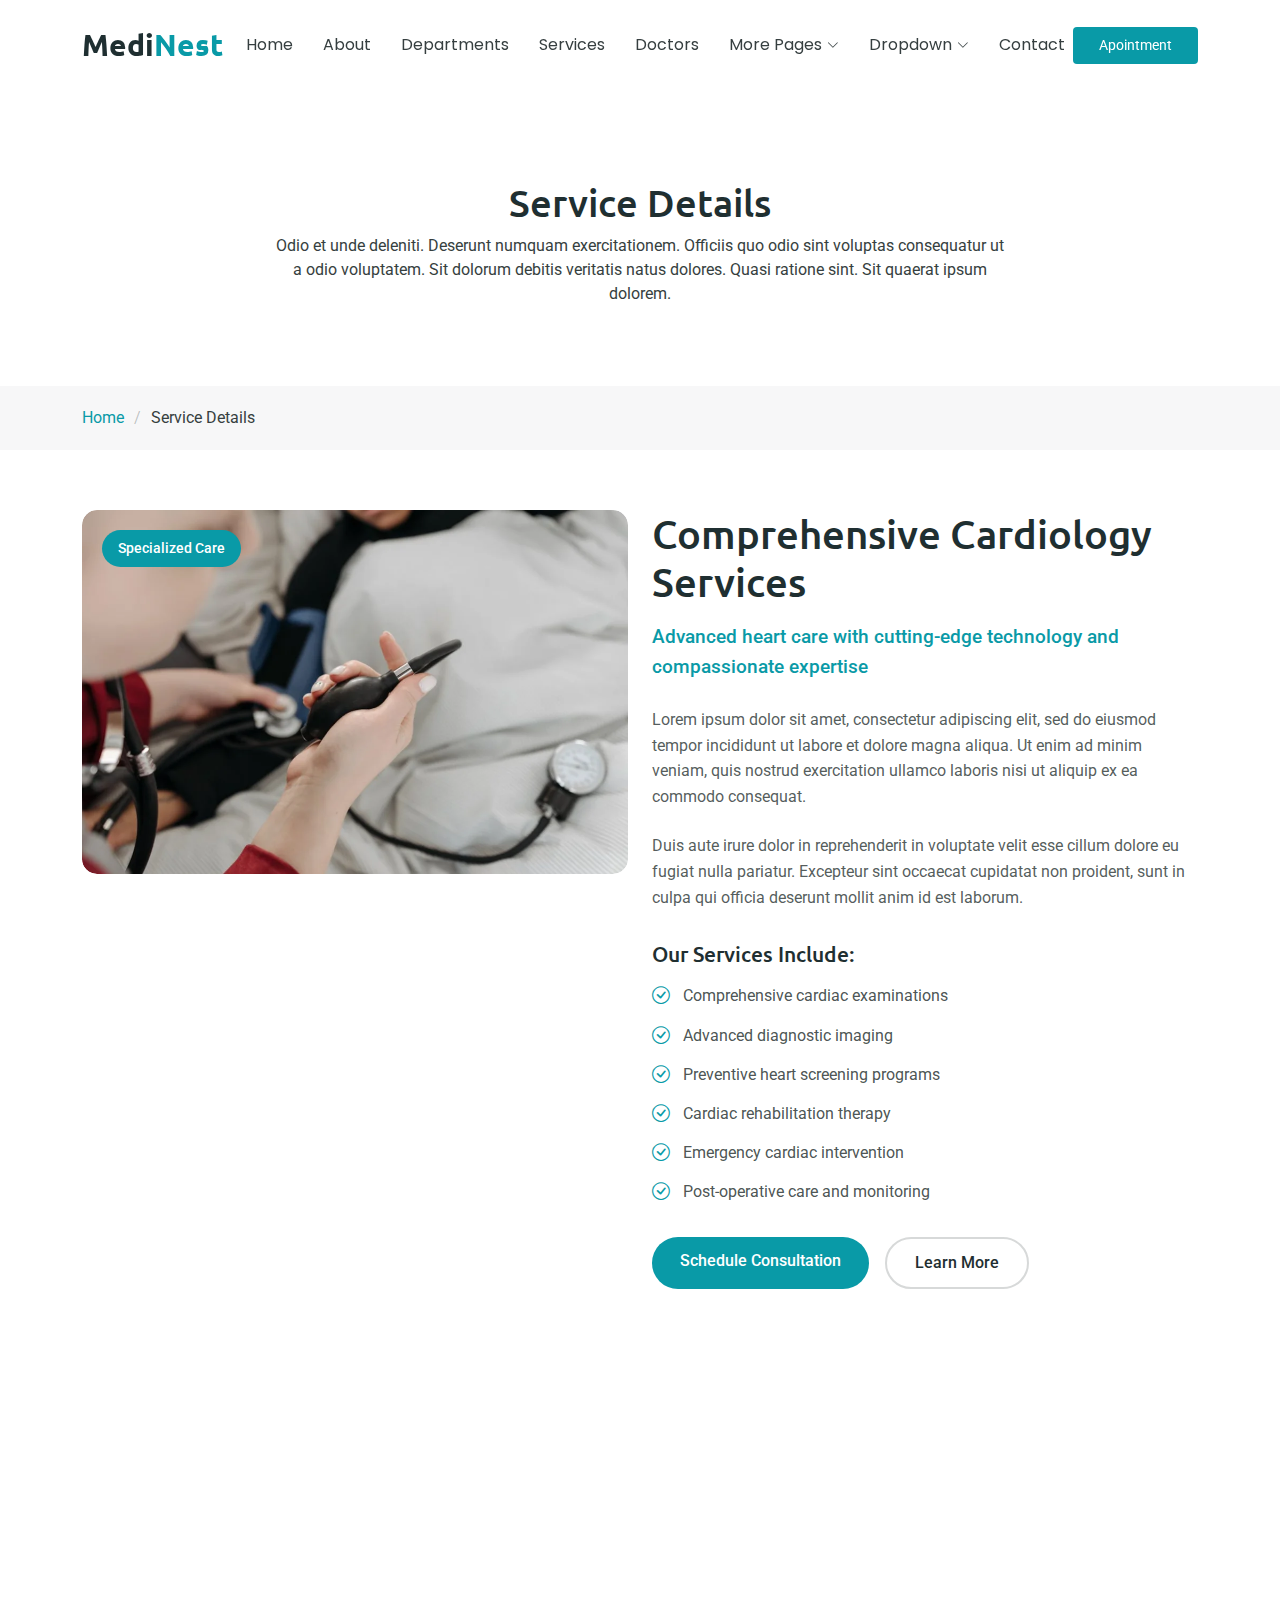
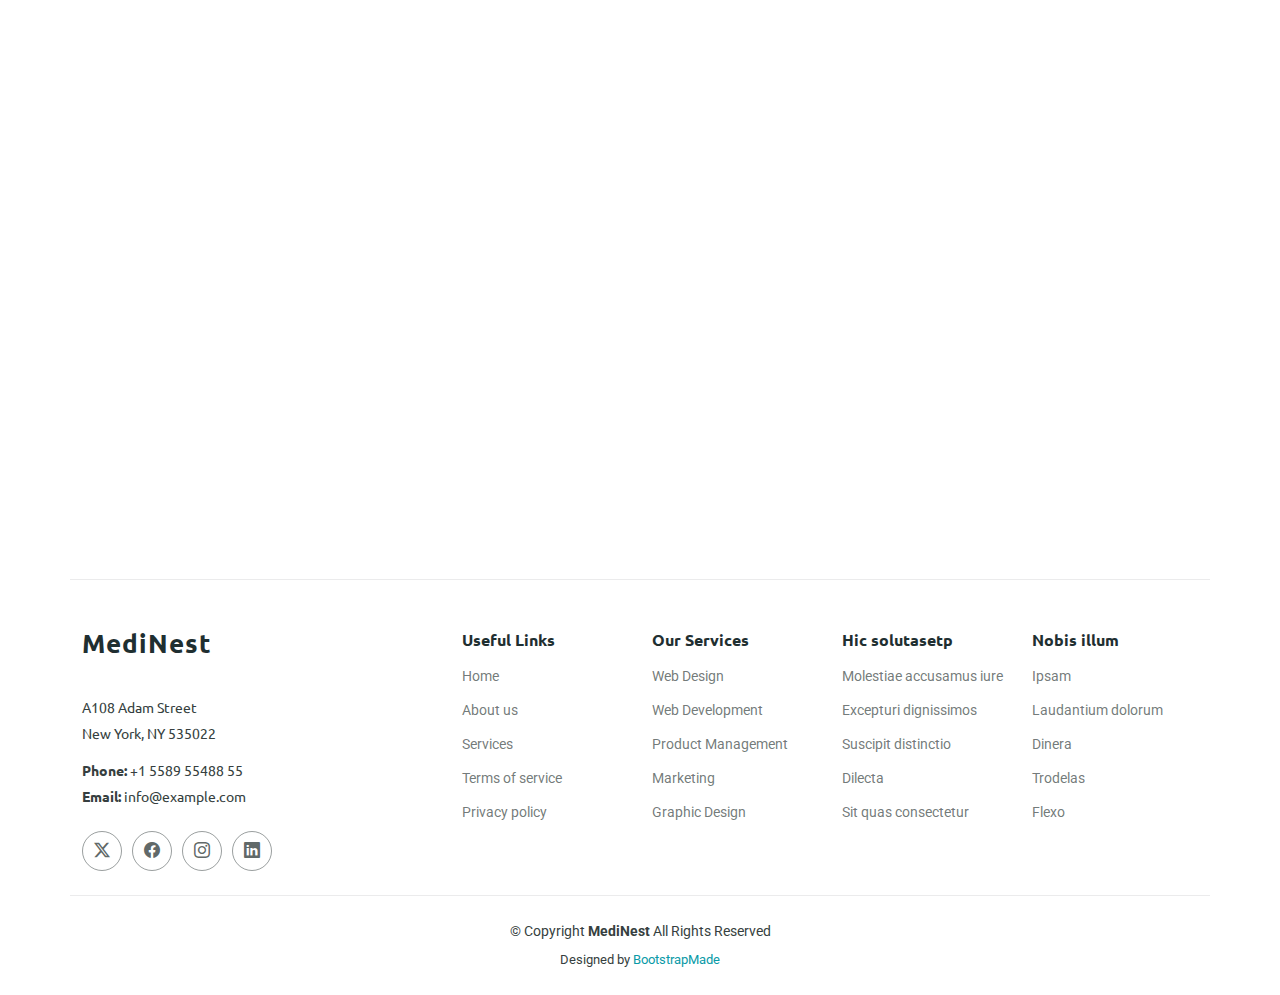
<file: ProductDetail.html>
<!DOCTYPE html>
<html lang="en">

<head>
  <meta charset="utf-8">
  <meta content="width=device-width, initial-scale=1.0" name="viewport">
  <title>Service Details - MediNest Bootstrap Template</title>
  <meta name="description" content="">
  <meta name="keywords" content="">

  <!-- Favicons -->
  <link href="assets/img/favicon.png" rel="icon">
  <link href="assets/img/apple-touch-icon.png" rel="apple-touch-icon">

  <!-- Fonts -->
  <link href="https://fonts.googleapis.com" rel="preconnect">
  <link href="https://fonts.gstatic.com" rel="preconnect" crossorigin>
  <link href="https://fonts.googleapis.com/css2?family=Roboto:ital,wght@0,100;0,300;0,400;0,500;0,700;0,900;1,100;1,300;1,400;1,500;1,700;1,900&family=Poppins:ital,wght@0,100;0,200;0,300;0,400;0,500;0,600;0,700;0,800;0,900;1,100;1,200;1,300;1,400;1,500;1,600;1,700;1,800;1,900&family=Ubuntu:ital,wght@0,300;0,400;0,500;0,700;1,300;1,400;1,500;1,700&display=swap" rel="stylesheet">

  <!-- Vendor CSS Files -->
  <link href="assets/vendor/bootstrap/css/bootstrap.min.css" rel="stylesheet">
  <link href="assets/vendor/bootstrap-icons/bootstrap-icons.css" rel="stylesheet">
  <link href="assets/vendor/aos/aos.css" rel="stylesheet">
  <link href="assets/vendor/glightbox/css/glightbox.min.css" rel="stylesheet">
  <link href="assets/vendor/fontawesome-free/css/all.min.css" rel="stylesheet">
  <link href="assets/vendor/swiper/swiper-bundle.min.css" rel="stylesheet">

  <!-- Main CSS File -->
  <link href="assets/css/main.css" rel="stylesheet">

  <!-- =======================================================
  * Template Name: MediNest
  * Template URL: https://bootstrapmade.com/medinest-bootstrap-hospital-template/
  * Updated: Aug 11 2025 with Bootstrap v5.3.7
  * Author: BootstrapMade.com
  * License: https://bootstrapmade.com/license/
  ======================================================== -->
</head>

<body class="service-details-page">

  <header id="header" class="header d-flex align-items-center fixed-top">
    <div class="container position-relative d-flex align-items-center justify-content-between">

      <a href="index.html" class="logo d-flex align-items-center me-auto me-xl-0">
        <!-- Uncomment the line below if you also wish to use an image logo -->
        <!-- <img src="assets/img/logo.webp" alt=""> -->
        <h1 class="sitename">Medi<span>Nest</span></h1>
      </a>

      <nav id="navmenu" class="navmenu">
        <ul>
          <li><a href="index.html">Home</a></li>
          <li><a href="about.html">About</a></li>
          <li><a href="departments.html">Departments</a></li>
          <li><a href="services.html">Services</a></li>
          <li><a href="doctors.html">Doctors</a></li>
          <li class="dropdown"><a href="#"><span>More Pages</span> <i class="bi bi-chevron-down toggle-dropdown"></i></a>
            <ul>
              <li><a href="department-details.html">Department Details</a></li>
              <li><a href="service-details.html" class="active">Service Details</a></li>
              <li><a href="appointment.html">Appointment</a></li>
              <li><a href="testimonials.html">Testimonials</a></li>
              <li><a href="faq.html">Frequently Asked Questions</a></li>
              <li><a href="gallery.html">Gallery</a></li>
              <li><a href="terms.html">Terms</a></li>
              <li><a href="privacy.html">Privacy</a></li>
              <li><a href="404.html">404</a></li>
            </ul>
          </li>
          <li class="dropdown"><a href="#"><span>Dropdown</span> <i class="bi bi-chevron-down toggle-dropdown"></i></a>
            <ul>
              <li><a href="#">Dropdown 1</a></li>
              <li class="dropdown"><a href="#"><span>Deep Dropdown</span> <i class="bi bi-chevron-down toggle-dropdown"></i></a>
                <ul>
                  <li><a href="#">Deep Dropdown 1</a></li>
                  <li><a href="#">Deep Dropdown 2</a></li>
                  <li><a href="#">Deep Dropdown 3</a></li>
                  <li><a href="#">Deep Dropdown 4</a></li>
                  <li><a href="#">Deep Dropdown 5</a></li>
                </ul>
              </li>
              <li><a href="#">Dropdown 2</a></li>
              <li><a href="#">Dropdown 3</a></li>
              <li><a href="#">Dropdown 4</a></li>
            </ul>
          </li>
          <li><a href="contact.html">Contact</a></li>
        </ul>
        <i class="mobile-nav-toggle d-xl-none bi bi-list"></i>
      </nav>

      <a class="btn-getstarted" href="apointment.html">Apointment</a>

    </div>
  </header>

  <main class="main">

    <!-- Page Title -->
    <div class="page-title">
      <div class="heading">
        <div class="container">
          <div class="row d-flex justify-content-center text-center">
            <div class="col-lg-8">
              <h1 class="heading-title">Service Details</h1>
              <p class="mb-0">
                Odio et unde deleniti. Deserunt numquam exercitationem. Officiis quo
                odio sint voluptas consequatur ut a odio voluptatem. Sit dolorum
                debitis veritatis natus dolores. Quasi ratione sint. Sit quaerat
                ipsum dolorem.
              </p>
            </div>
          </div>
        </div>
      </div>
      <nav class="breadcrumbs">
        <div class="container">
          <ol>
            <li><a href="index.html">Home</a></li>
            <li class="current">Service Details</li>
          </ol>
        </div>
      </nav>
    </div><!-- End Page Title -->

    <!-- Service Details 2 Section -->
    <section id="service-details-2" class="service-details-2 section">

      <div class="container" data-aos="fade-up" data-aos-delay="100">

        <div class="row gy-5">

          <div class="col-lg-6" data-aos="zoom-in" data-aos-delay="200">
            <div class="service-image">
              <img src="assets/img/health/cardiology-3.webp" alt="Cardiology Services" class="img-fluid">
              <div class="service-tag">
                <span>Specialized Care</span>
              </div>
            </div>
          </div>

          <div class="col-lg-6" data-aos="fade-left" data-aos-delay="300">
            <div class="service-content">
              <h2>Comprehensive Cardiology Services</h2>
              <p class="service-tagline">Advanced heart care with cutting-edge technology and compassionate expertise</p>

              <p>Lorem ipsum dolor sit amet, consectetur adipiscing elit, sed do eiusmod tempor incididunt ut labore et dolore magna aliqua. Ut enim ad minim veniam, quis nostrud exercitation ullamco laboris nisi ut aliquip ex ea commodo consequat.</p>

              <p>Duis aute irure dolor in reprehenderit in voluptate velit esse cillum dolore eu fugiat nulla pariatur. Excepteur sint occaecat cupidatat non proident, sunt in culpa qui officia deserunt mollit anim id est laborum.</p>

              <div class="service-features">
                <h4>Our Services Include:</h4>
                <ul>
                  <li><i class="bi bi-check-circle"></i> Comprehensive cardiac examinations</li>
                  <li><i class="bi bi-check-circle"></i> Advanced diagnostic imaging</li>
                  <li><i class="bi bi-check-circle"></i> Preventive heart screening programs</li>
                  <li><i class="bi bi-check-circle"></i> Cardiac rehabilitation therapy</li>
                  <li><i class="bi bi-check-circle"></i> Emergency cardiac intervention</li>
                  <li><i class="bi bi-check-circle"></i> Post-operative care and monitoring</li>
                </ul>
              </div>

              <div class="service-actions">
                <a href="#" class="btn-primary">Schedule Consultation</a>
                <a href="#" class="btn-secondary">Learn More</a>
              </div>
            </div>
          </div>

        </div>

        <div class="row mt-5">

          <div class="col-lg-4" data-aos="fade-up" data-aos-delay="100">
            <div class="service-card">
              <div class="card-icon">
                <i class="bi bi-heart-pulse"></i>
              </div>
              <h4>Diagnostic Testing</h4>
              <p>Sed ut perspiciatis unde omnis iste natus error sit voluptatem accusantium doloremque laudantium, totam rem aperiam.</p>
              <a href="#" class="card-link">
                <span>Book Now</span>
                <i class="bi bi-arrow-right"></i>
              </a>
            </div>
          </div>

          <div class="col-lg-4" data-aos="fade-up" data-aos-delay="200">
            <div class="service-card">
              <div class="card-icon">
                <i class="bi bi-hospital"></i>
              </div>
              <h4>Surgical Procedures</h4>
              <p>At vero eos et accusamus et iusto odio dignissimos ducimus qui blanditiis praesentium voluptatum deleniti atque.</p>
              <a href="#" class="card-link">
                <span>Schedule Surgery</span>
                <i class="bi bi-arrow-right"></i>
              </a>
            </div>
          </div>

          <div class="col-lg-4" data-aos="fade-up" data-aos-delay="300">
            <div class="service-card">
              <div class="card-icon">
                <i class="bi bi-shield-check"></i>
              </div>
              <h4>Preventive Care</h4>
              <p>Excepteur sint occaecat cupidatat non proident, sunt in culpa qui officia deserunt mollit anim id est laborum.</p>
              <a href="#" class="card-link">
                <span>Get Screened</span>
                <i class="bi bi-arrow-right"></i>
              </a>
            </div>
          </div>

        </div>

        <div class="row mt-5">

          <div class="col-lg-8" data-aos="fade-right" data-aos-delay="100">
            <div class="booking-section">
              <h3>Ready to Schedule Your Appointment?</h3>
              <p>Our cardiology specialists are available for consultations Monday through Friday. Same-day appointments available for urgent cases.</p>

              <div class="availability-info">
                <div class="info-item">
                  <i class="bi bi-clock"></i>
                  <div>
                    <strong>Office Hours</strong>
                    <span>Mon-Fri: 8:00 AM - 6:00 PM</span>
                  </div>
                </div>
                <div class="info-item">
                  <i class="bi bi-telephone"></i>
                  <div>
                    <strong>Emergency Line</strong>
                    <span>+1 (555) 123-4567</span>
                  </div>
                </div>
                <div class="info-item">
                  <i class="bi bi-geo-alt"></i>
                  <div>
                    <strong>Location</strong>
                    <span>123 Medical Center Dr, Boston, MA 02101</span>
                  </div>
                </div>
              </div>
            </div>
          </div>

          <div class="col-lg-4" data-aos="fade-left" data-aos-delay="200">
            <div class="appointment-card">
              <h4>Book Your Visit</h4>
              <p>Quick and easy online scheduling</p>
              <a href="appointment.html" class="btn-appointment">Book Appointment</a>
              <div class="contact-alternative">
                <span>Or call us at</span>
                <a href="tel:+15551234567">+1 (555) 123-4567</a>
              </div>
            </div>
          </div>

        </div>

      </div>

    </section><!-- /Service Details 2 Section -->

  </main>

  <footer id="footer" class="footer position-relative">

    <div class="container footer-top">
      <div class="row gy-4">
        <div class="col-lg-4 col-md-6 footer-about">
          <a href="index.html" class="logo d-flex align-items-center">
            <span class="sitename">MediNest</span>
          </a>
          <div class="footer-contact pt-3">
            <p>A108 Adam Street</p>
            <p>New York, NY 535022</p>
            <p class="mt-3"><strong>Phone:</strong> <span>+1 5589 55488 55</span></p>
            <p><strong>Email:</strong> <span>info@example.com</span></p>
          </div>
          <div class="social-links d-flex mt-4">
            <a href=""><i class="bi bi-twitter-x"></i></a>
            <a href=""><i class="bi bi-facebook"></i></a>
            <a href=""><i class="bi bi-instagram"></i></a>
            <a href=""><i class="bi bi-linkedin"></i></a>
          </div>
        </div>

        <div class="col-lg-2 col-md-3 footer-links">
          <h4>Useful Links</h4>
          <ul>
            <li><a href="#">Home</a></li>
            <li><a href="#">About us</a></li>
            <li><a href="#">Services</a></li>
            <li><a href="#">Terms of service</a></li>
            <li><a href="#">Privacy policy</a></li>
          </ul>
        </div>

        <div class="col-lg-2 col-md-3 footer-links">
          <h4>Our Services</h4>
          <ul>
            <li><a href="#">Web Design</a></li>
            <li><a href="#">Web Development</a></li>
            <li><a href="#">Product Management</a></li>
            <li><a href="#">Marketing</a></li>
            <li><a href="#">Graphic Design</a></li>
          </ul>
        </div>

        <div class="col-lg-2 col-md-3 footer-links">
          <h4>Hic solutasetp</h4>
          <ul>
            <li><a href="#">Molestiae accusamus iure</a></li>
            <li><a href="#">Excepturi dignissimos</a></li>
            <li><a href="#">Suscipit distinctio</a></li>
            <li><a href="#">Dilecta</a></li>
            <li><a href="#">Sit quas consectetur</a></li>
          </ul>
        </div>

        <div class="col-lg-2 col-md-3 footer-links">
          <h4>Nobis illum</h4>
          <ul>
            <li><a href="#">Ipsam</a></li>
            <li><a href="#">Laudantium dolorum</a></li>
            <li><a href="#">Dinera</a></li>
            <li><a href="#">Trodelas</a></li>
            <li><a href="#">Flexo</a></li>
          </ul>
        </div>

      </div>
    </div>

    <div class="container copyright text-center mt-4">
      <p>© <span>Copyright</span> <strong>MediNest</strong>&nbsp;<span>All Rights Reserved</span></p>
      <div class="credits">
        <!-- All the links in the footer should remain intact. -->
        <!-- You can delete the links only if you've purchased the pro version. -->
        <!-- Licensing information: https://bootstrapmade.com/license/ -->
        <!-- Purchase the pro version with working PHP/AJAX contact form: [buy-url] -->
        Designed by <a href="https://bootstrapmade.com/">BootstrapMade</a>
      </div>
    </div>

  </footer>

  <!-- Scroll Top -->
  <a href="#" id="scroll-top" class="scroll-top d-flex align-items-center justify-content-center"><i class="bi bi-arrow-up-short"></i></a>

  <!-- Preloader -->
  <div id="preloader"></div>

  <!-- Vendor JS Files -->
  <script src="assets/vendor/bootstrap/js/bootstrap.bundle.min.js"></script>
  <script src="assets/vendor/php-email-form/validate.js"></script>
  <script src="assets/vendor/aos/aos.js"></script>
  <script src="assets/vendor/glightbox/js/glightbox.min.js"></script>
  <script src="assets/vendor/purecounter/purecounter_vanilla.js"></script>
  <script src="assets/vendor/imagesloaded/imagesloaded.pkgd.min.js"></script>
  <script src="assets/vendor/isotope-layout/isotope.pkgd.min.js"></script>
  <script src="assets/vendor/swiper/swiper-bundle.min.js"></script>

  <!-- Main JS File -->
  <script src="assets/js/main.js"></script>

</body>

</html>
</file>
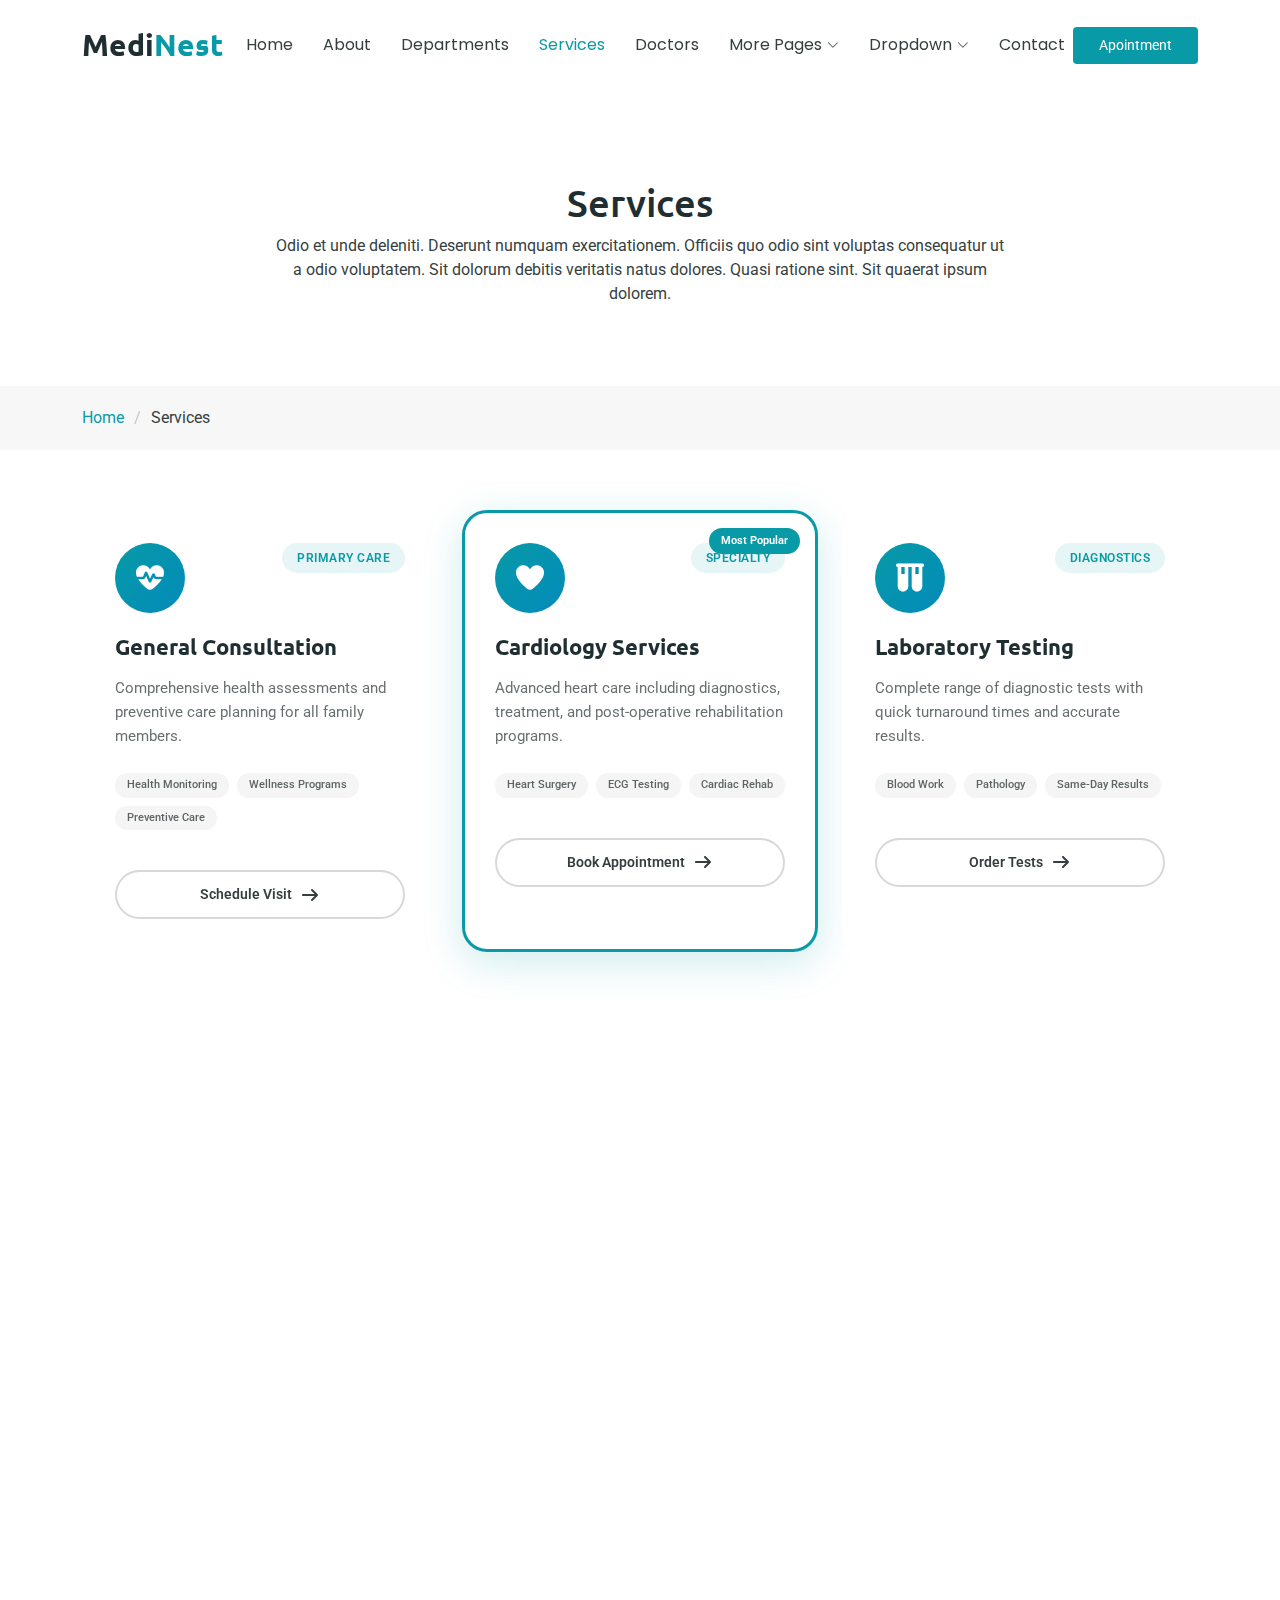
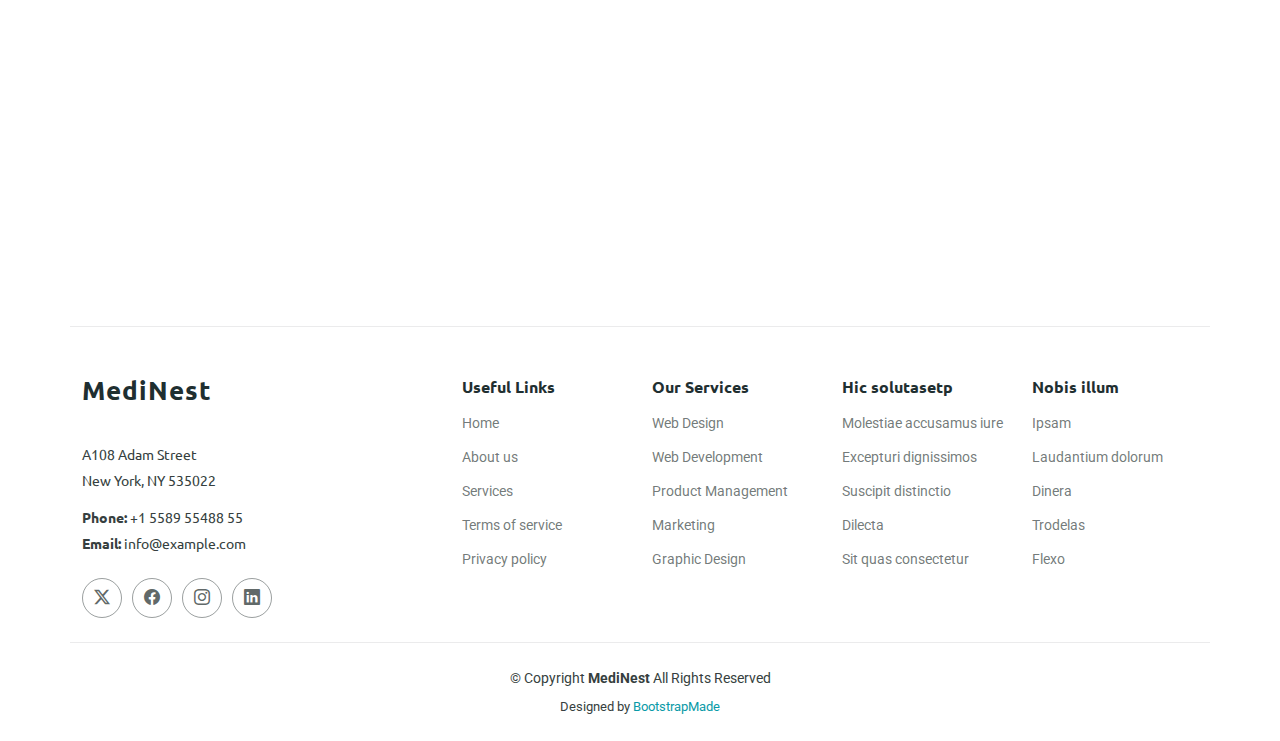
<file: Products.html>
<!DOCTYPE html>
<html lang="en">

<head>
  <meta charset="utf-8">
  <meta content="width=device-width, initial-scale=1.0" name="viewport">
  <title>About - OblixPharma</title>
  <meta name="description" content="">
  <meta name="keywords" content="">

  <!-- Favicons -->
  <link rel="apple-touch-icon" sizes="180x180" href="assets/img/apple-touch-icon.png">
  <link rel="icon" type="image/png" sizes="32x32" href="assets/img/favicon-32x32.png">
  <link rel="icon" type="image/png" sizes="16x16" href="assets/img/favicon-16x16.png">
  <link rel="manifest" href="assets/img/site.webmanifest">

  <!-- Fonts -->
  <link href="https://fonts.googleapis.com" rel="preconnect">
  <link href="https://fonts.gstatic.com" rel="preconnect" crossorigin>
  <link href="https://fonts.googleapis.com/css2?family=Roboto:ital,wght@0,100;0,300;0,400;0,500;0,700;0,900;1,100;1,300;1,400;1,500;1,700;1,900&family=Poppins:ital,wght@0,100;0,200;0,300;0,400;0,500;0,600;0,700;0,800;0,900;1,100;1,200;1,300;1,400;1,500;1,600;1,700;1,800;1,900&family=Ubuntu:ital,wght@0,300;0,400;0,500;0,700;1,300;1,400;1,500;1,700&display=swap" rel="stylesheet">

  <!-- Vendor CSS Files -->
  <link href="assets/vendor/bootstrap/css/bootstrap.min.css" rel="stylesheet">
  <link href="assets/vendor/bootstrap-icons/bootstrap-icons.css" rel="stylesheet">
  <link href="assets/vendor/aos/aos.css" rel="stylesheet">
  <link href="assets/vendor/glightbox/css/glightbox.min.css" rel="stylesheet">
  <link href="assets/vendor/fontawesome-free/css/all.min.css" rel="stylesheet">
  <link href="assets/vendor/swiper/swiper-bundle.min.css" rel="stylesheet">

  <!-- Main CSS File -->
  <link href="assets/css/main.css" rel="stylesheet">

  <!-- =======================================================
  * Template Name: MediNest
  * Template URL: https://bootstrapmade.com/medinest-bootstrap-hospital-template/
  * Updated: Aug 11 2025 with Bootstrap v5.3.7
  * Author: BootstrapMade.com
  * License: https://bootstrapmade.com/license/
  ======================================================== -->
</head>

<body class="services-page">

  <header id="header" class="header d-flex align-items-center fixed-top">
    <div class="container position-relative d-flex align-items-center justify-content-between">

      <a href="index.html" class="logo d-flex align-items-center me-auto me-xl-0">
        <!-- Uncomment the line below if you also wish to use an image logo -->
        <!-- <img src="assets/img/logo.webp" alt=""> -->
        <h1 class="sitename">Medi<span>Nest</span></h1>
      </a>

      <nav id="navmenu" class="navmenu">
        <ul>
          <li><a href="index.html">Home</a></li>
          <li><a href="about.html">About</a></li>
          <li><a href="departments.html">Departments</a></li>
          <li><a href="services.html" class="active">Services</a></li>
          <li><a href="doctors.html">Doctors</a></li>
          <li class="dropdown"><a href="#"><span>More Pages</span> <i class="bi bi-chevron-down toggle-dropdown"></i></a>
            <ul>
              <li><a href="department-details.html">Department Details</a></li>
              <li><a href="service-details.html">Service Details</a></li>
              <li><a href="appointment.html">Appointment</a></li>
              <li><a href="testimonials.html">Testimonials</a></li>
              <li><a href="faq.html">Frequently Asked Questions</a></li>
              <li><a href="gallery.html">Gallery</a></li>
              <li><a href="terms.html">Terms</a></li>
              <li><a href="privacy.html">Privacy</a></li>
              <li><a href="404.html">404</a></li>
            </ul>
          </li>
          <li class="dropdown"><a href="#"><span>Dropdown</span> <i class="bi bi-chevron-down toggle-dropdown"></i></a>
            <ul>
              <li><a href="#">Dropdown 1</a></li>
              <li class="dropdown"><a href="#"><span>Deep Dropdown</span> <i class="bi bi-chevron-down toggle-dropdown"></i></a>
                <ul>
                  <li><a href="#">Deep Dropdown 1</a></li>
                  <li><a href="#">Deep Dropdown 2</a></li>
                  <li><a href="#">Deep Dropdown 3</a></li>
                  <li><a href="#">Deep Dropdown 4</a></li>
                  <li><a href="#">Deep Dropdown 5</a></li>
                </ul>
              </li>
              <li><a href="#">Dropdown 2</a></li>
              <li><a href="#">Dropdown 3</a></li>
              <li><a href="#">Dropdown 4</a></li>
            </ul>
          </li>
          <li><a href="contact.html">Contact</a></li>
        </ul>
        <i class="mobile-nav-toggle d-xl-none bi bi-list"></i>
      </nav>

      <a class="btn-getstarted" href="apointment.html">Apointment</a>

    </div>
  </header>

  <main class="main">

    <!-- Page Title -->
    <div class="page-title">
      <div class="heading">
        <div class="container">
          <div class="row d-flex justify-content-center text-center">
            <div class="col-lg-8">
              <h1 class="heading-title">Services</h1>
              <p class="mb-0">
                Odio et unde deleniti. Deserunt numquam exercitationem. Officiis quo
                odio sint voluptas consequatur ut a odio voluptatem. Sit dolorum
                debitis veritatis natus dolores. Quasi ratione sint. Sit quaerat
                ipsum dolorem.
              </p>
            </div>
          </div>
        </div>
      </div>
      <nav class="breadcrumbs">
        <div class="container">
          <ol>
            <li><a href="index.html">Home</a></li>
            <li class="current">Services</li>
          </ol>
        </div>
      </nav>
    </div><!-- End Page Title -->

    <!-- Services Section -->
    <section id="services" class="services section">

      <div class="container" data-aos="fade-up" data-aos-delay="100">

        <div class="services-grid">
          <div class="row g-4">

            <div class="col-lg-4 col-md-6" data-aos="zoom-in" data-aos-delay="200">
              <div class="service-card primary-care">
                <div class="service-header">
                  <div class="service-icon">
                    <i class="fas fa-heartbeat"></i>
                  </div>
                  <span class="service-category">Primary Care</span>
                </div>
                <div class="service-body">
                  <h4>General Consultation</h4>
                  <p>Comprehensive health assessments and preventive care planning for all family members.</p>
                  <div class="service-features">
                    <span class="feature-badge">Health Monitoring</span>
                    <span class="feature-badge">Wellness Programs</span>
                    <span class="feature-badge">Preventive Care</span>
                  </div>
                </div>
                <div class="service-footer">
                  <a href="service-details.html" class="service-btn">
                    Schedule Visit
                    <i class="fas fa-arrow-right"></i>
                  </a>
                </div>
              </div>
            </div>

            <div class="col-lg-4 col-md-6" data-aos="zoom-in" data-aos-delay="300">
              <div class="service-card specialty-care featured">
                <div class="service-header">
                  <div class="service-icon">
                    <i class="fas fa-heart"></i>
                  </div>
                  <span class="service-category">Specialty</span>
                  <div class="featured-badge">Most Popular</div>
                </div>
                <div class="service-body">
                  <h4>Cardiology Services</h4>
                  <p>Advanced heart care including diagnostics, treatment, and post-operative rehabilitation programs.</p>
                  <div class="service-features">
                    <span class="feature-badge">Heart Surgery</span>
                    <span class="feature-badge">ECG Testing</span>
                    <span class="feature-badge">Cardiac Rehab</span>
                  </div>
                </div>
                <div class="service-footer">
                  <a href="service-details.html" class="service-btn">
                    Book Appointment
                    <i class="fas fa-arrow-right"></i>
                  </a>
                </div>
              </div>
            </div>

            <div class="col-lg-4 col-md-6" data-aos="zoom-in" data-aos-delay="400">
              <div class="service-card diagnostics">
                <div class="service-header">
                  <div class="service-icon">
                    <i class="fas fa-vials"></i>
                  </div>
                  <span class="service-category">Diagnostics</span>
                </div>
                <div class="service-body">
                  <h4>Laboratory Testing</h4>
                  <p>Complete range of diagnostic tests with quick turnaround times and accurate results.</p>
                  <div class="service-features">
                    <span class="feature-badge">Blood Work</span>
                    <span class="feature-badge">Pathology</span>
                    <span class="feature-badge">Same-Day Results</span>
                  </div>
                </div>
                <div class="service-footer">
                  <a href="service-details.html" class="service-btn">
                    Order Tests
                    <i class="fas fa-arrow-right"></i>
                  </a>
                </div>
              </div>
            </div>

            <div class="col-lg-4 col-md-6" data-aos="zoom-in" data-aos-delay="500">
              <div class="service-card emergency">
                <div class="service-header">
                  <div class="service-icon">
                    <i class="fas fa-ambulance"></i>
                  </div>
                  <span class="service-category">Emergency</span>
                  <div class="status-indicator">24/7 Available</div>
                </div>
                <div class="service-body">
                  <h4>Emergency Care</h4>
                  <p>Round-the-clock emergency services with trauma center and critical care capabilities.</p>
                  <div class="service-features">
                    <span class="feature-badge">Trauma Center</span>
                    <span class="feature-badge">Critical Care</span>
                    <span class="feature-badge">Emergency Surgery</span>
                  </div>
                </div>
                <div class="service-footer">
                  <a href="tel:911" class="service-btn emergency-btn">
                    Call Emergency
                    <i class="fas fa-phone"></i>
                  </a>
                </div>
              </div>
            </div>

            <div class="col-lg-4 col-md-6" data-aos="zoom-in" data-aos-delay="600">
              <div class="service-card maternal">
                <div class="service-header">
                  <div class="service-icon">
                    <i class="fas fa-baby"></i>
                  </div>
                  <span class="service-category">Maternal Health</span>
                </div>
                <div class="service-body">
                  <h4>Women's Health</h4>
                  <p>Comprehensive maternal care from prenatal checkups to delivery and postnatal support.</p>
                  <div class="service-features">
                    <span class="feature-badge">Prenatal Care</span>
                    <span class="feature-badge">Delivery Support</span>
                    <span class="feature-badge">Family Planning</span>
                  </div>
                </div>
                <div class="service-footer">
                  <a href="service-details.html" class="service-btn">
                    Learn More
                    <i class="fas fa-arrow-right"></i>
                  </a>
                </div>
              </div>
            </div>

            <div class="col-lg-4 col-md-6" data-aos="zoom-in" data-aos-delay="700">
              <div class="service-card vaccination">
                <div class="service-header">
                  <div class="service-icon">
                    <i class="fas fa-syringe"></i>
                  </div>
                  <span class="service-category">Prevention</span>
                </div>
                <div class="service-body">
                  <h4>Vaccination Services</h4>
                  <p>Complete immunization programs for all ages including travel vaccines and seasonal shots.</p>
                  <div class="service-features">
                    <span class="feature-badge">Travel Vaccines</span>
                    <span class="feature-badge">Flu Shots</span>
                    <span class="feature-badge">Child Immunizations</span>
                  </div>
                </div>
                <div class="service-footer">
                  <a href="service-details.html" class="service-btn">
                    Schedule Shot
                    <i class="fas fa-arrow-right"></i>
                  </a>
                </div>
              </div>
            </div>

          </div>
        </div>

        <div class="services-stats" data-aos="fade-up" data-aos-delay="800">
          <div class="row">
            <div class="col-lg-3 col-md-6">
              <div class="stat-item">
                <div class="stat-number" data-purecounter-start="0" data-purecounter-end="25000" data-purecounter-duration="2"></div>
                <div class="stat-label">Patients Served</div>
              </div>
            </div>
            <div class="col-lg-3 col-md-6">
              <div class="stat-item">
                <div class="stat-number" data-purecounter-start="0" data-purecounter-end="150" data-purecounter-duration="2"></div>
                <div class="stat-label">Medical Experts</div>
              </div>
            </div>
            <div class="col-lg-3 col-md-6">
              <div class="stat-item">
                <div class="stat-number" data-purecounter-start="0" data-purecounter-end="18" data-purecounter-duration="2"></div>
                <div class="stat-label">Specializations</div>
              </div>
            </div>
            <div class="col-lg-3 col-md-6">
              <div class="stat-item">
                <div class="stat-number" data-purecounter-start="0" data-purecounter-end="24" data-purecounter-duration="2"></div>
                <div class="stat-label">Hours Service</div>
              </div>
            </div>
          </div>
        </div>

        <div class="appointment-banner" data-aos="fade-up" data-aos-delay="900">
          <div class="banner-content">
            <div class="banner-text">
              <h3>Need Medical Attention?</h3>
              <p>Book your appointment with our qualified healthcare professionals and get the care you deserve.</p>
            </div>
            <div class="banner-actions">
              <a href="appointment.html" class="btn-primary">Book Appointment</a>
              <a href="tel:+15551234567" class="btn-secondary">
                <i class="fas fa-phone"></i>
                Call Now
              </a>
            </div>
          </div>
        </div>

      </div>

    </section><!-- /Services Section -->

  </main>

  <footer id="footer" class="footer position-relative">

    <div class="container footer-top">
      <div class="row gy-4">
        <div class="col-lg-4 col-md-6 footer-about">
          <a href="index.html" class="logo d-flex align-items-center">
            <span class="sitename">MediNest</span>
          </a>
          <div class="footer-contact pt-3">
            <p>A108 Adam Street</p>
            <p>New York, NY 535022</p>
            <p class="mt-3"><strong>Phone:</strong> <span>+1 5589 55488 55</span></p>
            <p><strong>Email:</strong> <span>info@example.com</span></p>
          </div>
          <div class="social-links d-flex mt-4">
            <a href=""><i class="bi bi-twitter-x"></i></a>
            <a href=""><i class="bi bi-facebook"></i></a>
            <a href=""><i class="bi bi-instagram"></i></a>
            <a href=""><i class="bi bi-linkedin"></i></a>
          </div>
        </div>

        <div class="col-lg-2 col-md-3 footer-links">
          <h4>Useful Links</h4>
          <ul>
            <li><a href="#">Home</a></li>
            <li><a href="#">About us</a></li>
            <li><a href="#">Services</a></li>
            <li><a href="#">Terms of service</a></li>
            <li><a href="#">Privacy policy</a></li>
          </ul>
        </div>

        <div class="col-lg-2 col-md-3 footer-links">
          <h4>Our Services</h4>
          <ul>
            <li><a href="#">Web Design</a></li>
            <li><a href="#">Web Development</a></li>
            <li><a href="#">Product Management</a></li>
            <li><a href="#">Marketing</a></li>
            <li><a href="#">Graphic Design</a></li>
          </ul>
        </div>

        <div class="col-lg-2 col-md-3 footer-links">
          <h4>Hic solutasetp</h4>
          <ul>
            <li><a href="#">Molestiae accusamus iure</a></li>
            <li><a href="#">Excepturi dignissimos</a></li>
            <li><a href="#">Suscipit distinctio</a></li>
            <li><a href="#">Dilecta</a></li>
            <li><a href="#">Sit quas consectetur</a></li>
          </ul>
        </div>

        <div class="col-lg-2 col-md-3 footer-links">
          <h4>Nobis illum</h4>
          <ul>
            <li><a href="#">Ipsam</a></li>
            <li><a href="#">Laudantium dolorum</a></li>
            <li><a href="#">Dinera</a></li>
            <li><a href="#">Trodelas</a></li>
            <li><a href="#">Flexo</a></li>
          </ul>
        </div>

      </div>
    </div>

    <div class="container copyright text-center mt-4">
      <p>© <span>Copyright</span> <strong>MediNest</strong>&nbsp;<span>All Rights Reserved</span></p>
      <div class="credits">
        <!-- All the links in the footer should remain intact. -->
        <!-- You can delete the links only if you've purchased the pro version. -->
        <!-- Licensing information: https://bootstrapmade.com/license/ -->
        <!-- Purchase the pro version with working PHP/AJAX contact form: [buy-url] -->
        Designed by <a href="https://bootstrapmade.com/">BootstrapMade</a>
      </div>
    </div>

  </footer>

  <!-- Scroll Top -->
  <a href="#" id="scroll-top" class="scroll-top d-flex align-items-center justify-content-center"><i class="bi bi-arrow-up-short"></i></a>

  <!-- Preloader -->
  <div id="preloader"></div>

  <!-- Vendor JS Files -->
  <script src="assets/vendor/bootstrap/js/bootstrap.bundle.min.js"></script>
  <script src="assets/vendor/php-email-form/validate.js"></script>
  <script src="assets/vendor/aos/aos.js"></script>
  <script src="assets/vendor/glightbox/js/glightbox.min.js"></script>
  <script src="assets/vendor/purecounter/purecounter_vanilla.js"></script>
  <script src="assets/vendor/imagesloaded/imagesloaded.pkgd.min.js"></script>
  <script src="assets/vendor/isotope-layout/isotope.pkgd.min.js"></script>
  <script src="assets/vendor/swiper/swiper-bundle.min.js"></script>

  <!-- Main JS File -->
  <script src="assets/js/main.js"></script>

</body>

</html>
</file>
<file: assets/css/main.css>
/**
* Template Name: MediNest
* Template URL: https://bootstrapmade.com/medinest-bootstrap-hospital-template/
* Updated: Aug 11 2025 with Bootstrap v5.3.7
* Author: BootstrapMade.com
* License: https://bootstrapmade.com/license/
*/

@charset "UTF-8";

/*--------------------------------------------------------------
# Font & Color Variables
# Help: https://bootstrapmade.com/color-system/
--------------------------------------------------------------*/
/* Fonts */
:root {
  --default-font: "Roboto",  system-ui, -apple-system, "Segoe UI", Roboto, "Helvetica Neue", Arial, "Noto Sans", "Liberation Sans", sans-serif, "Apple Color Emoji", "Segoe UI Emoji", "Segoe UI Symbol", "Noto Color Emoji";
  --heading-font: "Ubuntu",  sans-serif;
  --nav-font: "Poppins",  sans-serif;
}

/* Global Colors - The following color variables are used throughout the website. Updating them here will change the color scheme of the entire website */
:root { 
  --background-color: #ffffff; /* Background color for the entire website, including individual sections */
  --default-color: #363f40; /* Default color used for the majority of the text content across the entire website */
  --heading-color: #1f2f31; /* Color for headings, subheadings and title throughout the website */
  --accent-color: #099aa7; /* Accent color that represents your brand on the website. It's used for buttons, links, and other elements that need to stand out */
  --surface-color: #ffffff; /* The surface color is used as a background of boxed elements within sections, such as cards, icon boxes, or other elements that require a visual separation from the global background. */
  --contrast-color: #ffffff; /* Contrast color for text, ensuring readability against backgrounds of accent, heading, or default colors. */
}

/* Nav Menu Colors - The following color variables are used specifically for the navigation menu. They are separate from the global colors to allow for more customization options */
:root {
  --nav-color: #363f40;  /* The default color of the main navmenu links */
  --nav-hover-color: #099aa7; /* Applied to main navmenu links when they are hovered over or active */
  --nav-mobile-background-color: #ffffff; /* Used as the background color for mobile navigation menu */
  --nav-dropdown-background-color: #ffffff; /* Used as the background color for dropdown items that appear when hovering over primary navigation items */
  --nav-dropdown-color: #363f40; /* Used for navigation links of the dropdown items in the navigation menu. */
  --nav-dropdown-hover-color: #099aa7; /* Similar to --nav-hover-color, this color is applied to dropdown navigation links when they are hovered over. */
}

/* Color Presets - These classes override global colors when applied to any section or element, providing reuse of the sam color scheme. */

.light-background {
  --background-color: #f7f9f9;
  --surface-color: #ffffff;
}

.dark-background {
  --background-color: #021418;
  --default-color: #ffffff;
  --heading-color: #ffffff;
  --surface-color: #11262a;
  --contrast-color: #ffffff;
}

/* Smooth scroll */
:root {
  scroll-behavior: smooth;
}

/*--------------------------------------------------------------
# General Styling & Shared Classes
--------------------------------------------------------------*/
body {
  color: var(--default-color);
  background-color: var(--background-color);
  font-family: var(--default-font);
}

a {
  color: var(--accent-color);
  text-decoration: none;
  transition: 0.3s;
}

a:hover {
  color: color-mix(in srgb, var(--accent-color), transparent 25%);
  text-decoration: none;
}

h1,
h2,
h3,
h4,
h5,
h6 {
  color: var(--heading-color);
  font-family: var(--heading-font);
}

/* PHP Email Form Messages
------------------------------*/
.php-email-form .error-message {
  display: none;
  background: #df1529;
  color: #ffffff;
  text-align: left;
  padding: 15px;
  margin-bottom: 24px;
  font-weight: 600;
}

.php-email-form .sent-message {
  display: none;
  color: #ffffff;
  background: #059652;
  text-align: center;
  padding: 15px;
  margin-bottom: 24px;
  font-weight: 600;
}

.php-email-form .loading {
  display: none;
  background: var(--surface-color);
  text-align: center;
  padding: 15px;
  margin-bottom: 24px;
}

.php-email-form .loading:before {
  content: "";
  display: inline-block;
  border-radius: 50%;
  width: 24px;
  height: 24px;
  margin: 0 10px -6px 0;
  border: 3px solid var(--accent-color);
  border-top-color: var(--surface-color);
  animation: php-email-form-loading 1s linear infinite;
}

@keyframes php-email-form-loading {
  0% {
    transform: rotate(0deg);
  }

  100% {
    transform: rotate(360deg);
  }
}

/*--------------------------------------------------------------
# Global Header
--------------------------------------------------------------*/
.header {
  --background-color: rgba(255, 255, 255, 0);
  color: var(--default-color);
  background-color: var(--background-color);
  padding: 15px 0;
  transition: all 0.5s;
  z-index: 997;
}

.header .logo {
  line-height: 1;
}

.header .logo img {
  max-height: 36px;
  margin-right: 8px;
}

.header .logo h1 {
  font-size: 30px;
  margin: 0;
  font-weight: 700;
  color: var(--heading-color);
}

.header .logo h1 span {
  color: var(--accent-color);
}

.header .btn-getstarted,
.header .btn-getstarted:focus {
  color: var(--contrast-color);
  background: var(--accent-color);
  font-size: 14px;
  padding: 8px 26px;
  margin: 0;
  border-radius: 4px;
  transition: 0.3s;
}

.header .btn-getstarted:hover,
.header .btn-getstarted:focus:hover {
  color: var(--contrast-color);
  background: color-mix(in srgb, var(--accent-color), transparent 15%);
}

@media (max-width: 1200px) {
  .header .logo {
    order: 1;
  }

  .header .btn-getstarted {
    order: 2;
    margin: 0 15px 0 0;
    padding: 6px 20px;
  }

  .header .navmenu {
    order: 3;
  }
}

.scrolled .header {
  box-shadow: 0px 0 18px rgba(0, 0, 0, 0.1);
}

/* Global Header on Scroll
------------------------------*/
.scrolled .header {
  --background-color: #ffffff;
}

/*--------------------------------------------------------------
# Navigation Menu
--------------------------------------------------------------*/
/* Navmenu - Desktop */
@media (min-width: 1200px) {
  .navmenu {
    padding: 0;
  }

  .navmenu ul {
    margin: 0;
    padding: 0;
    display: flex;
    list-style: none;
    align-items: center;
  }

  .navmenu li {
    position: relative;
  }

  .navmenu a,
  .navmenu a:focus {
    color: var(--nav-color);
    padding: 18px 15px;
    font-size: 16px;
    font-family: var(--nav-font);
    font-weight: 400;
    display: flex;
    align-items: center;
    justify-content: space-between;
    white-space: nowrap;
    transition: 0.3s;
  }

  .navmenu a i,
  .navmenu a:focus i {
    font-size: 12px;
    line-height: 0;
    margin-left: 5px;
    transition: 0.3s;
  }

  .navmenu li:last-child a {
    padding-right: 0;
  }

  .navmenu li:hover>a,
  .navmenu .active,
  .navmenu .active:focus {
    color: var(--nav-hover-color);
  }

  .navmenu .dropdown ul {
    margin: 0;
    padding: 10px 0;
    background: var(--nav-dropdown-background-color);
    display: block;
    position: absolute;
    visibility: hidden;
    left: 14px;
    top: 130%;
    opacity: 0;
    transition: 0.3s;
    border-radius: 4px;
    z-index: 99;
    box-shadow: 0px 0px 30px rgba(0, 0, 0, 0.1);
  }

  .navmenu .dropdown ul li {
    min-width: 200px;
  }

  .navmenu .dropdown ul a {
    padding: 10px 20px;
    font-size: 15px;
    text-transform: none;
    color: var(--nav-dropdown-color);
  }

  .navmenu .dropdown ul a i {
    font-size: 12px;
  }

  .navmenu .dropdown ul a:hover,
  .navmenu .dropdown ul .active:hover,
  .navmenu .dropdown ul li:hover>a {
    color: var(--nav-dropdown-hover-color);
  }

  .navmenu .dropdown:hover>ul {
    opacity: 1;
    top: 100%;
    visibility: visible;
  }

  .navmenu .dropdown .dropdown ul {
    top: 0;
    left: -90%;
    visibility: hidden;
  }

  .navmenu .dropdown .dropdown:hover>ul {
    opacity: 1;
    top: 0;
    left: -100%;
    visibility: visible;
  }
}

/* Navmenu - Mobile */
@media (max-width: 1199px) {
  .mobile-nav-toggle {
    color: var(--nav-color);
    font-size: 28px;
    line-height: 0;
    margin-right: 10px;
    cursor: pointer;
    transition: color 0.3s;
  }

  .navmenu {
    padding: 0;
    z-index: 9997;
  }

  .navmenu ul {
    display: none;
    list-style: none;
    position: absolute;
    inset: 60px 20px 20px 20px;
    padding: 10px 0;
    margin: 0;
    border-radius: 6px;
    background-color: var(--nav-mobile-background-color);
    overflow-y: auto;
    transition: 0.3s;
    z-index: 9998;
    box-shadow: 0px 0px 30px rgba(0, 0, 0, 0.1);
  }

  .navmenu a,
  .navmenu a:focus {
    color: var(--nav-dropdown-color);
    padding: 10px 20px;
    font-family: var(--nav-font);
    font-size: 17px;
    font-weight: 500;
    display: flex;
    align-items: center;
    justify-content: space-between;
    white-space: nowrap;
    transition: 0.3s;
  }

  .navmenu a i,
  .navmenu a:focus i {
    font-size: 12px;
    line-height: 0;
    margin-left: 5px;
    width: 30px;
    height: 30px;
    display: flex;
    align-items: center;
    justify-content: center;
    border-radius: 50%;
    transition: 0.3s;
    background-color: color-mix(in srgb, var(--accent-color), transparent 90%);
  }

  .navmenu a i:hover,
  .navmenu a:focus i:hover {
    background-color: var(--accent-color);
    color: var(--contrast-color);
  }

  .navmenu a:hover,
  .navmenu .active,
  .navmenu .active:focus {
    color: var(--nav-dropdown-hover-color);
  }

  .navmenu .active i,
  .navmenu .active:focus i {
    background-color: var(--accent-color);
    color: var(--contrast-color);
    transform: rotate(180deg);
  }

  .navmenu .dropdown ul {
    position: static;
    display: none;
    z-index: 99;
    padding: 10px 0;
    margin: 10px 20px;
    background-color: var(--nav-dropdown-background-color);
    border: 1px solid color-mix(in srgb, var(--default-color), transparent 90%);
    box-shadow: none;
    transition: all 0.5s ease-in-out;
  }

  .navmenu .dropdown ul ul {
    background-color: rgba(33, 37, 41, 0.1);
  }

  .navmenu .dropdown>.dropdown-active {
    display: block;
    background-color: rgba(33, 37, 41, 0.03);
  }

  .mobile-nav-active {
    overflow: hidden;
  }

  .mobile-nav-active .mobile-nav-toggle {
    color: #fff;
    position: absolute;
    font-size: 32px;
    top: 15px;
    right: 15px;
    margin-right: 0;
    z-index: 9999;
  }

  .mobile-nav-active .navmenu {
    position: fixed;
    overflow: hidden;
    inset: 0;
    background: rgba(33, 37, 41, 0.8);
    transition: 0.3s;
  }

  .mobile-nav-active .navmenu>ul {
    display: block;
  }
}

/*--------------------------------------------------------------
# Global Footer
--------------------------------------------------------------*/
.footer {
  color: var(--default-color);
  background-color: var(--background-color);
  font-size: 14px;
  position: relative;
}

.footer .footer-top {
  padding-top: 50px;
  border-top: 1px solid color-mix(in srgb, var(--default-color), transparent 90%);
}

.footer .footer-about .logo {
  line-height: 1;
  margin-bottom: 25px;
}

.footer .footer-about .logo img {
  max-height: 40px;
  margin-right: 6px;
}

.footer .footer-about .logo span {
  color: var(--heading-color);
  font-family: var(--heading-font);
  font-size: 26px;
  font-weight: 700;
  letter-spacing: 1px;
}

.footer .footer-about p {
  font-size: 14px;
  font-family: var(--heading-font);
}

.footer .social-links a {
  display: flex;
  align-items: center;
  justify-content: center;
  width: 40px;
  height: 40px;
  border-radius: 50%;
  border: 1px solid color-mix(in srgb, var(--default-color), transparent 50%);
  font-size: 16px;
  color: color-mix(in srgb, var(--default-color), transparent 20%);
  margin-right: 10px;
  transition: 0.3s;
}

.footer .social-links a:hover {
  color: var(--accent-color);
  border-color: var(--accent-color);
}

.footer h4 {
  font-size: 16px;
  font-weight: bold;
  position: relative;
  padding-bottom: 12px;
}

.footer .footer-links {
  margin-bottom: 30px;
}

.footer .footer-links ul {
  list-style: none;
  padding: 0;
  margin: 0;
}

.footer .footer-links ul i {
  padding-right: 2px;
  font-size: 12px;
  line-height: 0;
}

.footer .footer-links ul li {
  padding: 10px 0;
  display: flex;
  align-items: center;
}

.footer .footer-links ul li:first-child {
  padding-top: 0;
}

.footer .footer-links ul a {
  color: color-mix(in srgb, var(--default-color), transparent 30%);
  display: inline-block;
  line-height: 1;
}

.footer .footer-links ul a:hover {
  color: var(--accent-color);
}

.footer .footer-contact p {
  margin-bottom: 5px;
}

.footer .copyright {
  padding: 25px 0;
  border-top: 1px solid color-mix(in srgb, var(--default-color), transparent 90%);
}

.footer .copyright p {
  margin-bottom: 0;
}

.footer .credits {
  margin-top: 8px;
  font-size: 13px;
}

/*--------------------------------------------------------------
# Preloader
--------------------------------------------------------------*/
#preloader {
  position: fixed;
  inset: 0;
  z-index: 9999;
  overflow: hidden;
  background-color: var(--background-color);
  transition: all 0.6s ease-out;
  width: 100%;
  height: 100vh;
}

#preloader:before,
#preloader:after {
  content: "";
  position: absolute;
  border: 4px solid var(--accent-color);
  border-radius: 50%;
  animation: animate-preloader 2s cubic-bezier(0, 0.2, 0.8, 1) infinite;
}

#preloader:after {
  animation-delay: -0.5s;
}

@keyframes animate-preloader {
  0% {
    width: 10px;
    height: 10px;
    top: calc(50% - 5px);
    left: calc(50% - 5px);
    opacity: 1;
  }

  100% {
    width: 72px;
    height: 72px;
    top: calc(50% - 36px);
    left: calc(50% - 36px);
    opacity: 0;
  }
}

/*--------------------------------------------------------------
# Scroll Top Button
--------------------------------------------------------------*/
.scroll-top {
  position: fixed;
  visibility: hidden;
  opacity: 0;
  right: 15px;
  bottom: -15px;
  z-index: 99999;
  background-color: var(--accent-color);
  width: 44px;
  height: 44px;
  border-radius: 50px;
  transition: all 0.4s;
}

.scroll-top i {
  font-size: 24px;
  color: var(--contrast-color);
  line-height: 0;
}

.scroll-top:hover {
  background-color: color-mix(in srgb, var(--accent-color), transparent 20%);
  color: var(--contrast-color);
}

.scroll-top.active {
  visibility: visible;
  opacity: 1;
  bottom: 15px;
}

/*--------------------------------------------------------------
# Disable aos animation delay on mobile devices
--------------------------------------------------------------*/
@media screen and (max-width: 768px) {
  [data-aos-delay] {
    transition-delay: 0 !important;
  }
}

/*--------------------------------------------------------------
# Global Page Titles & Breadcrumbs
--------------------------------------------------------------*/
.page-title {
  color: var(--default-color);
  background-color: var(--background-color);
  position: relative;
  padding-top: 100px;
}

.page-title .heading {
  padding: 80px 0;
}

.page-title .heading h1 {
  font-size: 38px;
  font-weight: 500;
}

.page-title nav {
  background-color: color-mix(in srgb, var(--default-color), transparent 96%);
  padding: 20px 0;
}

.page-title nav ol {
  display: flex;
  flex-wrap: wrap;
  list-style: none;
  padding: 0;
  margin: 0;
  font-size: 16px;
  font-weight: 400;
}

.page-title nav ol li+li {
  padding-left: 10px;
}

.page-title nav ol li+li::before {
  content: "/";
  display: inline-block;
  padding-right: 10px;
  color: color-mix(in srgb, var(--default-color), transparent 70%);
}

/*--------------------------------------------------------------
# Global Sections
--------------------------------------------------------------*/
section,
.section {
  color: var(--default-color);
  background-color: var(--background-color);
  padding: 60px 0;
  scroll-margin-top: 90px;
  overflow: clip;
}

@media (max-width: 1199px) {

  section,
  .section {
    scroll-margin-top: 66px;
  }
}

/*--------------------------------------------------------------
# Global Section Titles
--------------------------------------------------------------*/
.section-title {
  text-align: center;
  padding-bottom: 60px;
  position: relative;
}

.section-title h2 {
  font-size: 32px;
  font-weight: 500;
  margin-bottom: 20px;
  padding-bottom: 20px;
  position: relative;
}

.section-title h2:before {
  content: "";
  position: absolute;
  display: block;
  width: 160px;
  height: 1px;
  background: color-mix(in srgb, var(--default-color), transparent 60%);
  left: 0;
  right: 0;
  bottom: 1px;
  margin: auto;
}

.section-title h2::after {
  content: "";
  position: absolute;
  display: block;
  width: 60px;
  height: 3px;
  background: var(--accent-color);
  left: 0;
  right: 0;
  bottom: 0;
  margin: auto;
}

.section-title p {
  margin-bottom: 0;
}

/*--------------------------------------------------------------
# Hero Section
--------------------------------------------------------------*/
.hero {
  padding-top: 120px;
  position: relative;
  background: linear-gradient(135deg, color-mix(in srgb, var(--accent-color), transparent 95%) 0%, color-mix(in srgb, var(--surface-color), transparent 0%) 100%);
  overflow: hidden;
  padding-bottom: 80px;
  min-height: 80vh;
  display: flex;
  align-items: center;
}

.hero .hero-image {
  position: relative;
}

.hero .hero-image .main-image {
  border-radius: 30px;
  box-shadow: 0 30px 80px color-mix(in srgb, var(--accent-color), transparent 80%);
  transform: rotate(-2deg);
  transition: all 0.3s ease;
}

.hero .hero-image .main-image:hover {
  transform: rotate(0deg) scale(1.02);
}

.hero .hero-image .floating-card {
  position: absolute;
  background-color: var(--surface-color);
  border-radius: 20px;
  padding: 1.5rem;
  box-shadow: 0 20px 60px color-mix(in srgb, var(--default-color), transparent 85%);
  backdrop-filter: blur(20px);
  border: 1px solid color-mix(in srgb, var(--accent-color), transparent 80%);
}

.hero .hero-image .floating-card.emergency-card {
  top: 20px;
  left: -30px;
  z-index: 3;
}

.hero .hero-image .floating-card.emergency-card .card-content {
  display: flex;
  align-items: center;
  gap: 1rem;
}

.hero .hero-image .floating-card.emergency-card .card-content i {
  font-size: 2rem;
  color: var(--accent-color);
  padding: 15px;
  background-color: color-mix(in srgb, var(--accent-color), transparent 90%);
  border-radius: 15px;
}

.hero .hero-image .floating-card.emergency-card .card-content .text {
  display: flex;
  flex-direction: column;
}

.hero .hero-image .floating-card.emergency-card .card-content .text .label {
  font-size: 0.875rem;
  color: color-mix(in srgb, var(--default-color), transparent 40%);
  font-weight: 500;
}

.hero .hero-image .floating-card.emergency-card .card-content .text .number {
  font-size: 1.125rem;
  font-weight: 700;
  color: var(--heading-color);
}

.hero .hero-image .floating-card.stats-card {
  bottom: 30px;
  right: -40px;
  z-index: 3;
  display: flex;
  gap: 2rem;
}

.hero .hero-image .floating-card.stats-card .stat-item {
  text-align: center;
}

.hero .hero-image .floating-card.stats-card .stat-item .number {
  display: block;
  font-size: 1.75rem;
  font-weight: 700;
  color: var(--accent-color);
  line-height: 1;
}

.hero .hero-image .floating-card.stats-card .stat-item .label {
  font-size: 0.8rem;
  color: color-mix(in srgb, var(--default-color), transparent 40%);
  font-weight: 500;
}

@media (max-width: 992px) {
  .hero .hero-image {
    margin-bottom: 3rem;
  }

  .hero .hero-image .floating-card {
    position: static;
    margin: 1rem 0;
    transform: none;
  }

  .hero .hero-image .floating-card.stats-card {
    justify-content: center;
  }
}

.hero .hero-content {
  padding-left: 3rem;
}

@media (max-width: 992px) {
  .hero .hero-content {
    padding-left: 0;
  }
}

.hero .hero-content .badge-container {
  margin-bottom: 1.5rem;
}

.hero .hero-content .badge-container .hero-badge {
  display: inline-block;
  background: linear-gradient(135deg, var(--accent-color), color-mix(in srgb, var(--accent-color), black 20%));
  color: var(--contrast-color);
  padding: 8px 20px;
  border-radius: 25px;
  font-size: 0.875rem;
  font-weight: 600;
  text-transform: uppercase;
  letter-spacing: 0.5px;
}

.hero .hero-content .hero-title {
  font-size: 3.5rem;
  font-weight: 800;
  line-height: 1.2;
  margin-bottom: 1.5rem;
  color: var(--heading-color);
}

@media (max-width: 992px) {
  .hero .hero-content .hero-title {
    font-size: 2.8rem;
  }
}

@media (max-width: 768px) {
  .hero .hero-content .hero-title {
    font-size: 2.2rem;
  }
}

.hero .hero-content .hero-description {
  font-size: 1.2rem;
  line-height: 1.7;
  color: color-mix(in srgb, var(--default-color), transparent 20%);
  margin-bottom: 2.5rem;
}

@media (max-width: 768px) {
  .hero .hero-content .hero-description {
    font-size: 1.1rem;
  }
}

.hero .hero-stats {
  margin-bottom: 3rem;
}

.hero .hero-stats .stat-group {
  display: flex;
  gap: 2.5rem;
}

@media (max-width: 768px) {
  .hero .hero-stats .stat-group {
    flex-direction: column;
    gap: 1.5rem;
  }
}

.hero .hero-stats .stat-group .stat {
  display: flex;
  align-items: center;
  gap: 1rem;
}

.hero .hero-stats .stat-group .stat i {
  font-size: 2.5rem;
  color: var(--accent-color);
  padding: 15px;
  background: linear-gradient(135deg, color-mix(in srgb, var(--accent-color), transparent 90%) 0%, color-mix(in srgb, var(--accent-color), transparent 95%) 100%);
  border-radius: 20px;
}

.hero .hero-stats .stat-group .stat .stat-text {
  display: flex;
  flex-direction: column;
}

.hero .hero-stats .stat-group .stat .stat-text .number {
  font-size: 1.75rem;
  font-weight: 700;
  color: var(--heading-color);
  line-height: 1;
}

.hero .hero-stats .stat-group .stat .stat-text .label {
  font-size: 0.9rem;
  color: color-mix(in srgb, var(--default-color), transparent 40%);
  font-weight: 500;
}

.hero .cta-section .cta-buttons {
  display: flex;
  gap: 1.5rem;
  margin-bottom: 2.5rem;
}

@media (max-width: 576px) {
  .hero .cta-section .cta-buttons {
    flex-direction: column;
  }
}

.hero .cta-section .cta-buttons .btn {
  padding: 15px 30px;
  font-size: 1rem;
  font-weight: 600;
  border-radius: 15px;
  transition: all 0.3s ease;
  text-decoration: none;
  display: inline-flex;
  align-items: center;
  gap: 0.5rem;
}

.hero .cta-section .cta-buttons .btn.btn-primary {
  background: linear-gradient(135deg, var(--accent-color), color-mix(in srgb, var(--accent-color), black 20%));
  border: none;
  color: var(--contrast-color);
}

.hero .cta-section .cta-buttons .btn.btn-primary:hover {
  transform: translateY(-3px);
  box-shadow: 0 15px 40px color-mix(in srgb, var(--accent-color), transparent 60%);
}

.hero .cta-section .cta-buttons .btn.btn-secondary {
  background-color: transparent;
  border: 2px solid color-mix(in srgb, var(--default-color), transparent 80%);
  color: var(--default-color);
}

.hero .cta-section .cta-buttons .btn.btn-secondary:hover {
  background-color: var(--accent-color);
  border-color: var(--accent-color);
  color: var(--contrast-color);
}

.hero .cta-section .quick-actions {
  display: flex;
  gap: 2rem;
}

@media (max-width: 768px) {
  .hero .cta-section .quick-actions {
    flex-direction: column;
    gap: 1rem;
  }
}

.hero .cta-section .quick-actions .action-link {
  display: flex;
  align-items: center;
  gap: 0.75rem;
  color: var(--default-color);
  text-decoration: none;
  transition: all 0.3s ease;
  font-weight: 500;
}

.hero .cta-section .quick-actions .action-link i {
  font-size: 1.25rem;
  color: var(--accent-color);
}

.hero .cta-section .quick-actions .action-link:hover {
  color: var(--accent-color);
  transform: translateX(5px);
}

.hero .background-elements {
  position: absolute;
  top: 0;
  left: 0;
  width: 100%;
  height: 100%;
  pointer-events: none;
  z-index: -1;
}

.hero .background-elements .bg-shape {
  position: absolute;
  border-radius: 50%;
  background: linear-gradient(135deg, color-mix(in srgb, var(--accent-color), transparent 92%) 0%, color-mix(in srgb, var(--accent-color), transparent 98%) 100%);
}

.hero .background-elements .bg-shape.shape-1 {
  width: 400px;
  height: 400px;
  top: -200px;
  right: -200px;
}

.hero .background-elements .bg-shape.shape-2 {
  width: 300px;
  height: 300px;
  bottom: -150px;
  left: -150px;
}

.hero .background-elements .bg-pattern {
  position: absolute;
  top: 0;
  left: 0;
  width: 100%;
  height: 100%;
  background-image: radial-gradient(circle at 25% 75%, color-mix(in srgb, var(--accent-color), transparent 97%) 0%, transparent 50%);
}

@media (max-width: 992px) {
  .hero {
    padding: 60px 0;
  }

  .hero .hero-content {
    text-align: center;
  }

  .hero .hero-stats .stat-group {
    justify-content: center;
  }

  .hero .cta-section .quick-actions {
    justify-content: center;
  }
}

/*--------------------------------------------------------------
# Home About Section
--------------------------------------------------------------*/
.home-about {
  padding: 120px 0;
  background: linear-gradient(135deg, var(--background-color) 0%, color-mix(in srgb, var(--surface-color), var(--accent-color) 3%) 100%);
}

.home-about .section-heading {
  font-size: 3rem;
  font-weight: 400;
  line-height: 1.2;
  margin-bottom: 2rem;
  background: linear-gradient(135deg, var(--heading-color), var(--accent-color));
  background-clip: text;
  -webkit-background-clip: text;
  color: transparent;
}

@media (max-width: 768px) {
  .home-about .section-heading {
    font-size: 2.25rem;
  }
}

.home-about .lead-description {
  font-size: 1.3rem;
  font-weight: 300;
  line-height: 1.6;
  color: color-mix(in srgb, var(--default-color), transparent 25%);
  max-width: 600px;
  margin: 0 auto;
}

.home-about .image-grid {
  position: relative;
  display: grid;
  grid-template-columns: 2fr 1fr;
  gap: 1.5rem;
  height: 500px;
}

@media (max-width: 768px) {
  .home-about .image-grid {
    grid-template-columns: 1fr;
    height: auto;
    gap: 1rem;
  }
}

.home-about .image-grid .primary-image {
  position: relative;
  border-radius: 16px;
  overflow: hidden;
  box-shadow: 0 25px 80px color-mix(in srgb, var(--default-color), transparent 88%);
}

.home-about .image-grid .primary-image img {
  width: 100%;
  height: 100%;
  object-fit: cover;
  transition: transform 0.4s ease;
}

.home-about .image-grid .primary-image:hover img {
  transform: scale(1.08);
}

.home-about .image-grid .primary-image .certification-badge {
  position: absolute;
  top: 20px;
  left: 20px;
  background: var(--surface-color);
  padding: 10px 16px;
  border-radius: 25px;
  display: flex;
  align-items: center;
  gap: 8px;
  backdrop-filter: blur(10px);
  border: 1px solid color-mix(in srgb, var(--default-color), transparent 90%);
}

.home-about .image-grid .primary-image .certification-badge i {
  color: var(--accent-color);
  font-size: 1.1rem;
}

.home-about .image-grid .primary-image .certification-badge span {
  font-size: 0.875rem;
  font-weight: 500;
  color: var(--heading-color);
}

.home-about .image-grid .secondary-images {
  display: flex;
  flex-direction: column;
  gap: 1.5rem;
}

@media (max-width: 768px) {
  .home-about .image-grid .secondary-images {
    flex-direction: row;
    height: 180px;
  }
}

.home-about .image-grid .secondary-images .small-image {
  border-radius: 12px;
  overflow: hidden;
  flex: 1;
  box-shadow: 0 15px 40px color-mix(in srgb, var(--default-color), transparent 92%);
}

.home-about .image-grid .secondary-images .small-image img {
  width: 100%;
  height: 100%;
  object-fit: cover;
  transition: transform 0.3s ease;
}

.home-about .image-grid .secondary-images .small-image:hover img {
  transform: scale(1.1);
}

.home-about .content-wrapper {
  padding-left: 2rem;
}

@media (max-width: 992px) {
  .home-about .content-wrapper {
    padding-left: 0;
    text-align: center;
  }
}

.home-about .content-wrapper .highlight-box {
  background: var(--surface-color);
  padding: 2rem;
  border-radius: 12px;
  display: flex;
  align-items: flex-start;
  gap: 1.5rem;
  margin-bottom: 2.5rem;
  border-left: 4px solid var(--accent-color);
  box-shadow: 0 8px 30px color-mix(in srgb, var(--default-color), transparent 95%);
}

@media (max-width: 992px) {
  .home-about .content-wrapper .highlight-box {
    text-align: left;
  }
}

.home-about .content-wrapper .highlight-box .highlight-icon {
  background: color-mix(in srgb, var(--accent-color), transparent 88%);
  width: 60px;
  height: 60px;
  border-radius: 12px;
  display: flex;
  align-items: center;
  justify-content: center;
  flex-shrink: 0;
}

.home-about .content-wrapper .highlight-box .highlight-icon i {
  color: var(--accent-color);
  font-size: 1.75rem;
}

.home-about .content-wrapper .highlight-box .highlight-content h4 {
  font-size: 1.25rem;
  font-weight: 600;
  margin-bottom: 0.75rem;
  color: var(--heading-color);
}

.home-about .content-wrapper .highlight-box .highlight-content p {
  font-size: 1rem;
  line-height: 1.6;
  color: color-mix(in srgb, var(--default-color), transparent 30%);
  margin: 0;
}

.home-about .content-wrapper .feature-list {
  margin-bottom: 2.5rem;
}

.home-about .content-wrapper .feature-list .feature-item {
  display: flex;
  align-items: center;
  gap: 1rem;
  margin-bottom: 1rem;
}

@media (max-width: 992px) {
  .home-about .content-wrapper .feature-list .feature-item {
    justify-content: center;
  }
}

.home-about .content-wrapper .feature-list .feature-item .feature-icon i {
  color: var(--accent-color);
  font-size: 1.25rem;
}

.home-about .content-wrapper .feature-list .feature-item .feature-text {
  font-size: 1.05rem;
  color: color-mix(in srgb, var(--default-color), transparent 20%);
  font-weight: 400;
}

.home-about .content-wrapper .metrics-row {
  display: flex;
  gap: 2rem;
  margin-bottom: 3rem;
}

@media (max-width: 992px) {
  .home-about .content-wrapper .metrics-row {
    justify-content: center;
  }
}

@media (max-width: 576px) {
  .home-about .content-wrapper .metrics-row {
    gap: 1rem;
  }
}

.home-about .content-wrapper .metrics-row .metric-box {
  text-align: center;
}

.home-about .content-wrapper .metrics-row .metric-box .metric-number {
  font-size: 2.75rem;
  font-weight: 300;
  color: var(--accent-color);
  display: block;
  line-height: 1;
  margin-bottom: 0.5rem;
}

.home-about .content-wrapper .metrics-row .metric-box .metric-label {
  font-size: 0.9rem;
  color: color-mix(in srgb, var(--default-color), transparent 40%);
  font-weight: 500;
}

.home-about .content-wrapper .action-buttons {
  display: flex;
  gap: 1.5rem;
  flex-wrap: wrap;
}

@media (max-width: 992px) {
  .home-about .content-wrapper .action-buttons {
    justify-content: center;
  }
}

.home-about .content-wrapper .action-buttons .btn-explore {
  background: var(--accent-color);
  color: var(--contrast-color);
  padding: 14px 32px;
  font-size: 1.05rem;
  font-weight: 500;
  text-decoration: none;
  border-radius: 8px;
  transition: all 0.3s ease;
}

.home-about .content-wrapper .action-buttons .btn-explore:hover {
  background: color-mix(in srgb, var(--accent-color), black 15%);
  transform: translateY(-3px);
  box-shadow: 0 12px 35px color-mix(in srgb, var(--accent-color), transparent 70%);
  color: var(--contrast-color);
}

.home-about .content-wrapper .action-buttons .btn-contact {
  color: var(--heading-color);
  text-decoration: none;
  font-weight: 500;
  display: flex;
  align-items: center;
  gap: 0.75rem;
  padding: 14px 20px;
  border: 2px solid color-mix(in srgb, var(--default-color), transparent 85%);
  border-radius: 8px;
  transition: all 0.3s ease;
}

.home-about .content-wrapper .action-buttons .btn-contact i {
  color: var(--accent-color);
  font-size: 1.1rem;
}

.home-about .content-wrapper .action-buttons .btn-contact:hover {
  border-color: var(--accent-color);
  color: var(--accent-color);
  transform: translateY(-2px);
}

@media (max-width: 992px) {
  .home-about {
    padding: 100px 0;
  }
}

@media (max-width: 768px) {
  .home-about {
    padding: 80px 0;
  }

  .home-about .content-wrapper {
    margin-top: 3rem;
  }
}

/*--------------------------------------------------------------
# Featured Departments Section
--------------------------------------------------------------*/
.featured-departments {
  padding: 120px 0;
}

.featured-departments .departments-showcase {
  max-width: 1200px;
  margin: 0 auto;
}

.featured-departments .featured-department {
  margin-bottom: 120px;
}

@media (max-width: 992px) {
  .featured-departments .featured-department {
    margin-bottom: 80px;
  }
}

.featured-departments .department-content {
  padding-right: 40px;
}

@media (max-width: 992px) {
  .featured-departments .department-content {
    padding-right: 0;
    margin-bottom: 40px;
  }
}

.featured-departments .department-category {
  color: var(--accent-color);
  font-size: 14px;
  font-weight: 400;
  letter-spacing: 2px;
  text-transform: uppercase;
  margin-bottom: 16px;
}

.featured-departments .department-title {
  font-size: 3rem;
  font-weight: 300;
  line-height: 1.2;
  margin-bottom: 24px;
  color: var(--heading-color);
}

@media (max-width: 768px) {
  .featured-departments .department-title {
    font-size: 2.25rem;
  }
}

.featured-departments .department-description {
  font-size: 18px;
  line-height: 1.8;
  color: color-mix(in srgb, var(--default-color), transparent 25%);
  margin-bottom: 32px;
}

.featured-departments .department-features {
  margin-bottom: 40px;
}

.featured-departments .feature-item {
  display: flex;
  align-items: center;
  margin-bottom: 16px;
}

.featured-departments .feature-item i {
  color: var(--accent-color);
  font-size: 18px;
  margin-right: 12px;
}

.featured-departments .feature-item span {
  font-size: 16px;
  color: var(--default-color);
}

.featured-departments .cta-link {
  color: var(--heading-color);
  font-size: 16px;
  font-weight: 500;
  text-decoration: none;
  display: inline-flex;
  align-items: center;
  transition: all 0.3s ease;
}

.featured-departments .cta-link i {
  margin-left: 8px;
  transition: transform 0.3s ease;
}

.featured-departments .cta-link:hover {
  color: var(--accent-color);
}

.featured-departments .cta-link:hover i {
  transform: translateX(4px);
}

.featured-departments .department-visual {
  position: relative;
}

@media (max-width: 992px) {
  .featured-departments .department-visual {
    margin-top: 40px;
  }
}

.featured-departments .image-wrapper {
  position: relative;
  overflow: hidden;
  border-radius: 8px;
}

.featured-departments .image-wrapper::before {
  content: "";
  position: absolute;
  top: 20px;
  left: 20px;
  right: 20px;
  bottom: 20px;
  border: 2px solid color-mix(in srgb, var(--accent-color), transparent 70%);
  border-radius: 8px;
  z-index: 2;
  pointer-events: none;
}

.featured-departments .image-wrapper img {
  width: 100%;
  height: 500px;
  object-fit: cover;
  transition: transform 0.4s ease;
}

@media (max-width: 768px) {
  .featured-departments .image-wrapper img {
    height: 350px;
  }
}

.featured-departments .image-wrapper:hover img {
  transform: scale(1.02);
}

.featured-departments .departments-grid {
  margin-bottom: 100px;
}

@media (max-width: 992px) {
  .featured-departments .departments-grid {
    margin-bottom: 80px;
  }
}

.featured-departments .department-card {
  background: var(--surface-color);
  padding: 40px 32px;
  height: 100%;
  transition: all 0.4s ease;
  border-radius: 0;
  position: relative;
  overflow: hidden;
}

.featured-departments .department-card::before {
  content: "";
  position: absolute;
  top: 0;
  left: 0;
  width: 100%;
  height: 2px;
  background: linear-gradient(90deg, var(--accent-color) 0%, transparent 100%);
  transform: scaleX(0);
  transform-origin: left;
  transition: transform 0.4s ease;
}

.featured-departments .department-card:hover {
  transform: translateY(-8px);
  box-shadow: 0 20px 60px color-mix(in srgb, var(--default-color), transparent 85%);
}

.featured-departments .department-card:hover::before {
  transform: scaleX(1);
}

.featured-departments .department-card:hover .card-icon {
  transform: scale(1.1);
}

.featured-departments .card-icon {
  width: 80px;
  height: 80px;
  display: flex;
  align-items: center;
  justify-content: center;
  background: color-mix(in srgb, var(--accent-color), transparent 90%);
  border-radius: 50%;
  margin-bottom: 24px;
  transition: all 0.3s ease;
}

.featured-departments .card-icon i {
  font-size: 32px;
  color: var(--accent-color);
}

.featured-departments .card-title {
  font-size: 1.5rem;
  font-weight: 400;
  color: var(--heading-color);
  margin-bottom: 16px;
}

.featured-departments .card-description {
  font-size: 16px;
  line-height: 1.7;
  color: color-mix(in srgb, var(--default-color), transparent 30%);
  margin-bottom: 32px;
}

.featured-departments .card-stats {
  display: flex;
  gap: 32px;
}

.featured-departments .stat-item {
  text-align: center;
}

.featured-departments .stat-item .stat-number {
  display: block;
  font-size: 24px;
  font-weight: 600;
  color: var(--accent-color);
  line-height: 1;
}

.featured-departments .stat-item .stat-label {
  font-size: 12px;
  color: color-mix(in srgb, var(--default-color), transparent 40%);
  text-transform: uppercase;
  letter-spacing: 1px;
  margin-top: 4px;
}

.featured-departments .departments-cta {
  text-align: center;
  padding: 80px 40px;
  background: color-mix(in srgb, var(--accent-color), transparent 96%);
  border-radius: 8px;
}

@media (max-width: 768px) {
  .featured-departments .departments-cta {
    padding: 60px 24px;
  }
}

.featured-departments .cta-title {
  font-size: 2rem;
  font-weight: 300;
  color: var(--heading-color);
  margin-bottom: 16px;
}

@media (max-width: 768px) {
  .featured-departments .cta-title {
    font-size: 1.75rem;
  }
}

.featured-departments .cta-description {
  font-size: 18px;
  line-height: 1.7;
  color: color-mix(in srgb, var(--default-color), transparent 25%);
  margin-bottom: 32px;
  max-width: 600px;
  margin-left: auto;
  margin-right: auto;
}

.featured-departments .btn-primary {
  background-color: var(--accent-color);
  border: 2px solid var(--accent-color);
  color: var(--contrast-color);
  padding: 16px 40px;
  font-size: 16px;
  font-weight: 500;
  border-radius: 0;
  text-transform: none;
  transition: all 0.3s ease;
}

.featured-departments .btn-primary:hover {
  background-color: transparent;
  color: var(--accent-color);
  transform: translateY(-2px);
}

/*--------------------------------------------------------------
# Featured Services Section
--------------------------------------------------------------*/
.featured-services .service-card {
  position: relative;
  background: var(--surface-color);
  border-radius: 15px;
  overflow: hidden;
  box-shadow: 0 5px 20px rgba(0, 0, 0, 0.08);
  transition: all 0.3s ease;
  height: 100%;
}

.featured-services .service-card:hover {
  transform: translateY(-5px);
  box-shadow: 0 15px 35px rgba(0, 0, 0, 0.15);
}

.featured-services .service-card:hover .service-image img {
  transform: scale(1.05);
}

.featured-services .service-icon {
  position: absolute;
  top: 20px;
  right: 20px;
  width: 60px;
  height: 60px;
  background: var(--accent-color);
  border-radius: 50%;
  display: flex;
  align-items: center;
  justify-content: center;
  z-index: 2;
  box-shadow: 0 5px 15px color-mix(in srgb, var(--accent-color), transparent 60%);
}

.featured-services .service-icon i {
  font-size: 24px;
  color: var(--contrast-color);
}

.featured-services .service-image {
  height: 220px;
  overflow: hidden;
  position: relative;
}

.featured-services .service-image img {
  width: 100%;
  height: 100%;
  object-fit: cover;
  transition: transform 0.3s ease;
}

.featured-services .service-image::after {
  content: "";
  position: absolute;
  bottom: 0;
  left: 0;
  right: 0;
  height: 40px;
  background: linear-gradient(to top, var(--surface-color), transparent);
}

.featured-services .service-content {
  padding: 30px 25px;
}

.featured-services .service-content h3 {
  font-size: 20px;
  font-weight: 600;
  margin-bottom: 15px;
  color: var(--heading-color);
  line-height: 1.4;
}

.featured-services .service-content p {
  color: color-mix(in srgb, var(--default-color), transparent 20%);
  line-height: 1.6;
  margin-bottom: 20px;
  font-size: 14px;
}

.featured-services .service-link {
  display: inline-flex;
  align-items: center;
  gap: 8px;
  color: var(--accent-color);
  font-weight: 500;
  text-decoration: none;
  font-size: 14px;
  transition: all 0.3s ease;
}

.featured-services .service-link:hover {
  color: var(--heading-color);
  gap: 12px;
}

.featured-services .service-link i {
  font-size: 12px;
  transition: transform 0.3s ease;
}

.featured-services .service-link:hover i {
  transform: translateX(3px);
}

@media (max-width: 768px) {
  .featured-services .service-icon {
    width: 50px;
    height: 50px;
    top: 15px;
    right: 15px;
  }

  .featured-services .service-icon i {
    font-size: 20px;
  }

  .featured-services .service-image {
    height: 180px;
  }

  .featured-services .service-content {
    padding: 20px;
  }

  .featured-services .service-content h3 {
    font-size: 18px;
  }
}

/*--------------------------------------------------------------
# Find A Doctor Section
--------------------------------------------------------------*/
.find-a-doctor .search-header {
  text-align: center;
  margin-bottom: 3rem;
}

.find-a-doctor .search-header h2 {
  font-size: 2.25rem;
  font-weight: 600;
  color: var(--heading-color);
  margin-bottom: 1rem;
  line-height: 1.3;
}

.find-a-doctor .search-header p {
  font-size: 1.125rem;
  color: color-mix(in srgb, var(--default-color), transparent 25%);
  max-width: 600px;
  margin: 0 auto;
  line-height: 1.6;
}

.find-a-doctor .advanced-search-container {
  background: var(--surface-color);
  border-radius: 16px;
  padding: 2rem;
  box-shadow: 0 4px 20px color-mix(in srgb, var(--default-color), transparent 92%);
  border: 1px solid color-mix(in srgb, var(--default-color), transparent 90%);
  margin-bottom: 4rem;
}

.find-a-doctor .advanced-search-container .search-row {
  display: grid;
  grid-template-columns: 1fr 1fr 1fr auto;
  gap: 1.5rem;
  align-items: end;
}

.find-a-doctor .advanced-search-container .search-field label {
  display: block;
  font-size: 0.875rem;
  font-weight: 500;
  color: var(--heading-color);
  margin-bottom: 0.5rem;
}

.find-a-doctor .advanced-search-container .search-field .input-group,
.find-a-doctor .advanced-search-container .search-field .select-group {
  position: relative;
}

.find-a-doctor .advanced-search-container .search-field .input-group i,
.find-a-doctor .advanced-search-container .search-field .select-group i {
  position: absolute;
  left: 16px;
  top: 50%;
  transform: translateY(-50%);
  color: color-mix(in srgb, var(--default-color), transparent 50%);
  font-size: 1rem;
  z-index: 2;
}

.find-a-doctor .advanced-search-container .search-field .form-control,
.find-a-doctor .advanced-search-container .search-field .form-select {
  padding: 14px 16px 14px 44px;
  border: 2px solid color-mix(in srgb, var(--default-color), transparent 85%);
  border-radius: 12px;
  background: var(--background-color);
  color: var(--default-color);
  font-size: 0.95rem;
  transition: all 0.3s ease;
}

.find-a-doctor .advanced-search-container .search-field .form-control:focus,
.find-a-doctor .advanced-search-container .search-field .form-select:focus {
  border-color: var(--accent-color);
  box-shadow: 0 0 0 4px color-mix(in srgb, var(--accent-color), transparent 90%);
  outline: none;
}

.find-a-doctor .advanced-search-container .search-field .form-control::placeholder,
.find-a-doctor .advanced-search-container .search-field .form-select::placeholder {
  color: color-mix(in srgb, var(--default-color), transparent 60%);
}

.find-a-doctor .advanced-search-container .search-submit {
  background: var(--accent-color);
  border: none;
  border-radius: 12px;
  width: 50px;
  height: 50px;
  display: flex;
  align-items: center;
  justify-content: center;
  color: var(--contrast-color);
  font-size: 1.125rem;
  transition: all 0.3s ease;
}

.find-a-doctor .advanced-search-container .search-submit:hover {
  background: color-mix(in srgb, var(--accent-color), black 10%);
  transform: translateY(-2px);
  box-shadow: 0 6px 20px color-mix(in srgb, var(--accent-color), transparent 60%);
}

.find-a-doctor .specialists-showcase {
  display: grid;
  grid-template-columns: repeat(auto-fit, minmax(320px, 1fr));
  gap: 1.5rem;
}

.find-a-doctor .specialist-card {
  background: var(--surface-color);
  border: 1px solid color-mix(in srgb, var(--default-color), transparent 92%);
  border-radius: 20px;
  overflow: hidden;
  transition: all 0.4s ease;
}

.find-a-doctor .specialist-card:hover {
  transform: translateY(-4px);
  box-shadow: 0 12px 40px color-mix(in srgb, var(--default-color), transparent 85%);
  border-color: color-mix(in srgb, var(--accent-color), transparent 70%);
}

.find-a-doctor .specialist-card.featured {
  border-color: var(--accent-color);
  box-shadow: 0 8px 30px color-mix(in srgb, var(--accent-color), transparent 80%);
}

.find-a-doctor .specialist-card.featured .card-content {
  background: linear-gradient(135deg, color-mix(in srgb, var(--accent-color), transparent 95%) 0%, var(--surface-color) 100%);
}

.find-a-doctor .specialist-card .card-content {
  padding: 1.75rem;
}

.find-a-doctor .specialist-card .specialist-info {
  margin-bottom: 1.5rem;
}

.find-a-doctor .specialist-card .specialist-info .profile-section {
  display: flex;
  align-items: flex-start;
  gap: 1.25rem;
  margin-bottom: 1rem;
}

.find-a-doctor .specialist-card .specialist-info .profile-section .profile-image {
  position: relative;
  flex-shrink: 0;
}

.find-a-doctor .specialist-card .specialist-info .profile-section .profile-image img {
  width: 70px;
  height: 70px;
  border-radius: 16px;
  object-fit: cover;
}

.find-a-doctor .specialist-card .specialist-info .profile-section .profile-image .online-status {
  position: absolute;
  bottom: -3px;
  right: -3px;
  width: 18px;
  height: 18px;
  border-radius: 50%;
  border: 3px solid var(--surface-color);
}

.find-a-doctor .specialist-card .specialist-info .profile-section .profile-image .online-status.active {
  background: #22c55e;
}

.find-a-doctor .specialist-card .specialist-info .profile-section .profile-image .online-status.busy {
  background: #f59e0b;
}

.find-a-doctor .specialist-card .specialist-info .profile-section .profile-image .online-status.offline {
  background: color-mix(in srgb, var(--default-color), transparent 50%);
}

.find-a-doctor .specialist-card .specialist-info .profile-section .specialist-data {
  flex: 1;
}

.find-a-doctor .specialist-card .specialist-info .profile-section .specialist-data h3 {
  font-size: 1.25rem;
  font-weight: 600;
  color: var(--heading-color);
  margin-bottom: 0.25rem;
}

.find-a-doctor .specialist-card .specialist-info .profile-section .specialist-data .specialty {
  color: color-mix(in srgb, var(--default-color), transparent 30%);
  font-size: 0.9rem;
  margin-bottom: 0.75rem;
}

.find-a-doctor .specialist-card .specialist-info .profile-section .specialist-data .credentials {
  display: flex;
  align-items: center;
  gap: 0.75rem;
}

.find-a-doctor .specialist-card .specialist-info .profile-section .specialist-data .credentials .badge {
  background: color-mix(in srgb, var(--accent-color), transparent 85%);
  color: var(--accent-color);
  font-size: 0.75rem;
  font-weight: 600;
  padding: 3px 8px;
  border-radius: 6px;
}

.find-a-doctor .specialist-card .specialist-info .profile-section .specialist-data .credentials .experience {
  color: color-mix(in srgb, var(--default-color), transparent 40%);
  font-size: 0.875rem;
}

.find-a-doctor .specialist-card .specialist-info .rating-info {
  display: flex;
  align-items: center;
  gap: 0.75rem;
}

.find-a-doctor .specialist-card .specialist-info .rating-info .stars-display {
  display: flex;
  gap: 1px;
}

.find-a-doctor .specialist-card .specialist-info .rating-info .stars-display i {
  color: #fbbf24;
  font-size: 0.875rem;
}

.find-a-doctor .specialist-card .specialist-info .rating-info .score {
  font-weight: 600;
  color: var(--heading-color);
  font-size: 1rem;
}

.find-a-doctor .specialist-card .specialist-info .rating-info small {
  color: color-mix(in srgb, var(--default-color), transparent 50%);
  font-size: 0.8rem;
}

.find-a-doctor .specialist-card .quick-actions {
  display: flex;
  gap: 0.75rem;
}

.find-a-doctor .specialist-card .quick-actions .action-btn {
  flex: 1;
  padding: 10px 16px;
  border-radius: 10px;
  font-size: 0.875rem;
  font-weight: 500;
  text-align: center;
  text-decoration: none;
  transition: all 0.3s ease;
}

.find-a-doctor .specialist-card .quick-actions .action-btn.outline {
  background: transparent;
  color: var(--default-color);
  border: 1.5px solid color-mix(in srgb, var(--default-color), transparent 75%);
}

.find-a-doctor .specialist-card .quick-actions .action-btn.outline:hover {
  background: color-mix(in srgb, var(--default-color), transparent 95%);
  border-color: color-mix(in srgb, var(--default-color), transparent 60%);
  color: var(--default-color);
  text-decoration: none;
}

.find-a-doctor .specialist-card .quick-actions .action-btn.primary {
  background: var(--accent-color);
  color: var(--contrast-color);
  border: 1.5px solid var(--accent-color);
}

.find-a-doctor .specialist-card .quick-actions .action-btn.primary:hover {
  background: color-mix(in srgb, var(--accent-color), black 10%);
  border-color: color-mix(in srgb, var(--accent-color), black 10%);
  color: var(--contrast-color);
  text-decoration: none;
  transform: translateY(-1px);
}

.find-a-doctor .view-all-link {
  display: inline-flex;
  align-items: center;
  gap: 0.5rem;
  padding: 14px 28px;
  background: transparent;
  color: var(--accent-color);
  border: 2px solid var(--accent-color);
  border-radius: 12px;
  font-weight: 500;
  font-size: 1rem;
  text-decoration: none;
  transition: all 0.3s ease;
}

.find-a-doctor .view-all-link:hover {
  background: var(--accent-color);
  color: var(--contrast-color);
  text-decoration: none;
  transform: translateY(-2px);
  box-shadow: 0 6px 20px color-mix(in srgb, var(--accent-color), transparent 70%);
}

.find-a-doctor .view-all-link:hover i {
  transform: translateX(2px);
}

.find-a-doctor .view-all-link i {
  font-size: 0.875rem;
  transition: transform 0.3s ease;
}

@media (max-width: 992px) {
  .find-a-doctor .advanced-search-container .search-row {
    grid-template-columns: 1fr 1fr;
    gap: 1rem;
  }

  .find-a-doctor .advanced-search-container .search-row .search-submit {
    grid-column: span 2;
    width: 100%;
    height: 48px;
    margin-top: 1rem;
  }

  .find-a-doctor .specialists-showcase {
    grid-template-columns: repeat(auto-fit, minmax(300px, 1fr));
  }
}

@media (max-width: 768px) {
  .find-a-doctor .search-header {
    margin-bottom: 2rem;
  }

  .find-a-doctor .search-header h2 {
    font-size: 1.875rem;
  }

  .find-a-doctor .search-header p {
    font-size: 1rem;
  }

  .find-a-doctor .advanced-search-container {
    padding: 1.5rem;
    margin-bottom: 3rem;
  }

  .find-a-doctor .advanced-search-container .search-row {
    grid-template-columns: 1fr;
    gap: 1rem;
  }

  .find-a-doctor .advanced-search-container .search-row .search-submit {
    grid-column: span 1;
    margin-top: 0.5rem;
  }

  .find-a-doctor .specialists-showcase {
    grid-template-columns: 1fr;
    gap: 1.25rem;
  }

  .find-a-doctor .specialist-card .card-content {
    padding: 1.5rem;
  }
}

@media (max-width: 576px) {
  .find-a-doctor .search-header h2 {
    font-size: 1.625rem;
  }

  .find-a-doctor .specialist-card .profile-section {
    gap: 1rem;
  }

  .find-a-doctor .specialist-card .profile-section .profile-image img {
    width: 60px;
    height: 60px;
  }

  .find-a-doctor .specialist-card .profile-section .specialist-data h3 {
    font-size: 1.125rem;
  }

  .find-a-doctor .specialist-card .quick-actions {
    flex-direction: column;
    gap: 0.5rem;
  }
}

/*--------------------------------------------------------------
# Call To Action Section
--------------------------------------------------------------*/
.call-to-action {
  background: linear-gradient(180deg, var(--background-color) 0%, color-mix(in srgb, var(--surface-color), var(--accent-color) 3%) 100%);
}

.call-to-action .hero-content {
  margin-bottom: 5rem;
}

.call-to-action .hero-content .content-wrapper {
  padding-right: 2rem;
}

@media (max-width: 992px) {
  .call-to-action .hero-content .content-wrapper {
    padding-right: 0;
    margin-bottom: 3rem;
    text-align: center;
  }
}

.call-to-action .hero-content h2 {
  font-size: 3rem;
  font-weight: 300;
  line-height: 1.2;
  margin-bottom: 1.5rem;
  color: var(--heading-color);
}

@media (max-width: 768px) {
  .call-to-action .hero-content h2 {
    font-size: 2.2rem;
  }
}

.call-to-action .hero-content p {
  font-size: 1.2rem;
  line-height: 1.8;
  color: color-mix(in srgb, var(--default-color), transparent 25%);
  margin-bottom: 2.5rem;
}

.call-to-action .hero-content .action-buttons {
  display: flex;
  align-items: center;
  gap: 2rem;
}

@media (max-width: 576px) {
  .call-to-action .hero-content .action-buttons {
    flex-direction: column;
    align-items: stretch;
    gap: 1rem;
  }
}

.call-to-action .hero-content .primary-btn {
  background: var(--accent-color);
  color: var(--contrast-color);
  padding: 18px 40px;
  border-radius: 8px;
  text-decoration: none;
  font-weight: 500;
  font-size: 1.1rem;
  transition: all 0.4s ease;
  display: inline-block;
}

.call-to-action .hero-content .primary-btn:hover {
  background: color-mix(in srgb, var(--accent-color), black 15%);
  transform: translateY(-3px);
  box-shadow: 0 12px 30px color-mix(in srgb, var(--accent-color), transparent 70%);
}

.call-to-action .hero-content .secondary-link {
  display: inline-flex;
  align-items: center;
  color: var(--accent-color);
  text-decoration: none;
  font-weight: 500;
  font-size: 1.1rem;
  transition: all 0.3s ease;
}

.call-to-action .hero-content .secondary-link span {
  margin-right: 0.5rem;
}

.call-to-action .hero-content .secondary-link i {
  transition: transform 0.3s ease;
}

.call-to-action .hero-content .secondary-link:hover {
  color: color-mix(in srgb, var(--accent-color), black 20%);
}

.call-to-action .hero-content .secondary-link:hover i {
  transform: translateX(5px);
}

.call-to-action .hero-content .hero-image {
  position: relative;
}

.call-to-action .hero-content .hero-image::before {
  content: "";
  position: absolute;
  top: -20px;
  left: -20px;
  right: 20px;
  bottom: 20px;
  background: color-mix(in srgb, var(--accent-color), transparent 95%);
  border-radius: 12px;
  z-index: -1;
}

.call-to-action .hero-content .hero-image img {
  border-radius: 12px;
  box-shadow: 0 20px 60px color-mix(in srgb, var(--default-color), transparent 85%);
}

.call-to-action .stats-section {
  margin-bottom: 5rem;
  padding: 3rem 0;
  border-top: 1px solid color-mix(in srgb, var(--default-color), transparent 90%);
  border-bottom: 1px solid color-mix(in srgb, var(--default-color), transparent 90%);
}

.call-to-action .stats-section .stat-item {
  text-align: center;
  padding: 1rem;
}

.call-to-action .stats-section .stat-item .stat-number {
  font-size: 2.5rem;
  font-weight: 300;
  color: var(--accent-color);
  margin-bottom: 0.5rem;
}

@media (max-width: 768px) {
  .call-to-action .stats-section .stat-item .stat-number {
    font-size: 2rem;
  }
}

.call-to-action .stats-section .stat-item .stat-label {
  font-size: 1rem;
  color: color-mix(in srgb, var(--default-color), transparent 40%);
  font-weight: 400;
}

.call-to-action .services-grid {
  margin-bottom: 4rem;
}

.call-to-action .services-grid .service-card {
  background: var(--surface-color);
  padding: 3rem 2rem;
  border-radius: 12px;
  text-align: center;
  height: 100%;
  transition: all 0.4s ease;
  border: 1px solid color-mix(in srgb, var(--default-color), transparent 92%);
  margin-bottom: 2rem;
}

.call-to-action .services-grid .service-card:hover {
  transform: translateY(-8px);
  box-shadow: 0 25px 50px color-mix(in srgb, var(--default-color), transparent 88%);
  border-color: color-mix(in srgb, var(--accent-color), transparent 80%);
}

.call-to-action .services-grid .service-card .service-icon {
  width: 70px;
  height: 70px;
  margin: 0 auto 2rem;
  display: flex;
  align-items: center;
  justify-content: center;
  background: color-mix(in srgb, var(--accent-color), transparent 92%);
  border-radius: 50%;
  transition: all 0.4s ease;
}

.call-to-action .services-grid .service-card .service-icon i {
  font-size: 2rem;
  color: var(--accent-color);
  transition: all 0.4s ease;
}

.call-to-action .services-grid .service-card:hover .service-icon {
  background: var(--accent-color);
}

.call-to-action .services-grid .service-card:hover .service-icon i {
  color: var(--contrast-color);
}

.call-to-action .services-grid .service-card h4 {
  font-size: 1.4rem;
  font-weight: 400;
  margin-bottom: 1.2rem;
  color: var(--heading-color);
}

.call-to-action .services-grid .service-card p {
  color: color-mix(in srgb, var(--default-color), transparent 30%);
  line-height: 1.7;
  margin-bottom: 1.5rem;
}

.call-to-action .services-grid .service-card .service-link {
  color: var(--accent-color);
  text-decoration: none;
  font-weight: 500;
  font-size: 0.95rem;
  transition: all 0.3s ease;
}

.call-to-action .services-grid .service-card .service-link:hover {
  color: color-mix(in srgb, var(--accent-color), black 20%);
}

.call-to-action .contact-banner {
  background: linear-gradient(135deg, var(--accent-color) 0%, color-mix(in srgb, var(--accent-color), black 15%) 100%);
  border-radius: 16px;
  padding: 3rem;
  color: var(--contrast-color);
}

@media (max-width: 768px) {
  .call-to-action .contact-banner {
    padding: 2rem;
  }
}

.call-to-action .contact-banner .banner-content {
  display: flex;
  align-items: center;
  justify-content: space-between;
}

@media (max-width: 992px) {
  .call-to-action .contact-banner .banner-content {
    flex-direction: column;
    text-align: center;
    gap: 2rem;
  }
}

.call-to-action .contact-banner .contact-info {
  display: flex;
  align-items: center;
}

@media (max-width: 768px) {
  .call-to-action .contact-banner .contact-info {
    flex-direction: column;
    text-align: center;
  }
}

.call-to-action .contact-banner .contact-icon {
  width: 60px;
  height: 60px;
  background: color-mix(in srgb, var(--contrast-color), transparent 85%);
  border-radius: 50%;
  display: flex;
  align-items: center;
  justify-content: center;
  margin-right: 1.5rem;
}

@media (max-width: 768px) {
  .call-to-action .contact-banner .contact-icon {
    margin-right: 0;
    margin-bottom: 1rem;
  }
}

.call-to-action .contact-banner .contact-icon i {
  font-size: 1.5rem;
  color: var(--contrast-color);
}

.call-to-action .contact-banner .contact-text h5 {
  color: var(--contrast-color);
  font-size: 1.3rem;
  font-weight: 400;
  margin-bottom: 0.5rem;
}

.call-to-action .contact-banner .contact-text p {
  color: color-mix(in srgb, var(--contrast-color), transparent 25%);
  margin: 0;
  line-height: 1.6;
}

.call-to-action .contact-banner .contact-actions {
  display: flex;
  align-items: center;
  gap: 1.5rem;
}

@media (max-width: 576px) {
  .call-to-action .contact-banner .contact-actions {
    flex-direction: column;
    width: 100%;
  }
}

.call-to-action .contact-banner .call-btn {
  background: var(--contrast-color);
  color: var(--heading-color);
  padding: 15px 30px;
  border-radius: 8px;
  text-decoration: none;
  font-weight: 600;
  display: inline-flex;
  align-items: center;
  transition: all 0.3s ease;
}

@media (max-width: 576px) {
  .call-to-action .contact-banner .call-btn {
    width: 100%;
    justify-content: center;
  }
}

.call-to-action .contact-banner .call-btn i {
  margin-right: 8px;
  font-size: 1.1rem;
}

.call-to-action .contact-banner .call-btn:hover {
  background: color-mix(in srgb, var(--contrast-color), transparent 10%);
  transform: translateY(-2px);
  box-shadow: 0 8px 25px color-mix(in srgb, var(--default-color), transparent 75%);
}

.call-to-action .contact-banner .contact-link {
  color: var(--contrast-color);
  text-decoration: none;
  font-weight: 500;
  border-bottom: 1px solid color-mix(in srgb, var(--contrast-color), transparent 60%);
  transition: all 0.3s ease;
}

.call-to-action .contact-banner .contact-link:hover {
  color: color-mix(in srgb, var(--contrast-color), transparent 20%);
  border-bottom-color: var(--contrast-color);
}

/*--------------------------------------------------------------
# About Section
--------------------------------------------------------------*/
.about {
  padding: 120px 0;
}

.about .intro-section {
  margin-bottom: 100px;
}

.about .intro-section h2 {
  font-size: 3.2rem;
  font-weight: 300;
  line-height: 1.2;
  margin-bottom: 2rem;
  letter-spacing: -0.02em;
}

.about .intro-section p.lead {
  font-size: 1.3rem;
  font-weight: 300;
  line-height: 1.8;
  color: color-mix(in srgb, var(--default-color), transparent 25%);
  max-width: 700px;
  margin: 0 auto;
}

.about .image-stats-section {
  margin-bottom: 120px;
}

.about .image-gallery {
  position: relative;
}

.about .image-gallery .main-image-container {
  position: relative;
}

.about .image-gallery .main-image-container .main-image {
  border-radius: 8px;
  width: 100%;
  height: 500px;
  object-fit: cover;
}

.about .image-gallery .secondary-images {
  display: flex;
  gap: 20px;
  margin-top: 20px;
}

.about .image-gallery .secondary-images .secondary-image {
  width: calc(50% - 10px);
  height: 200px;
  object-fit: cover;
  border-radius: 8px;
  transition: transform 0.3s ease;
}

.about .image-gallery .secondary-images .secondary-image:hover {
  transform: scale(1.02);
}

.about .stats-content {
  padding-left: 3rem;
}

@media (max-width: 992px) {
  .about .stats-content {
    padding-left: 0;
    margin-top: 3rem;
  }
}

.about .stats-content h3 {
  font-size: 2.4rem;
  font-weight: 300;
  margin-bottom: 1.5rem;
  line-height: 1.3;
}

.about .stats-content>p {
  font-size: 1.1rem;
  line-height: 1.8;
  color: color-mix(in srgb, var(--default-color), transparent 20%);
  margin-bottom: 3rem;
}

.about .stats-list .stat-row {
  display: flex;
  align-items: flex-start;
  margin-bottom: 2.5rem;
}

.about .stats-list .stat-row:last-child {
  margin-bottom: 0;
}

.about .stats-list .stat-row .stat-number {
  min-width: 120px;
  margin-right: 2rem;
}

.about .stats-list .stat-row .stat-number span {
  font-size: 3rem;
  font-weight: 200;
  color: var(--accent-color);
  line-height: 1;
}

.about .stats-list .stat-row .stat-number span:not(.purecounter) {
  font-size: 1.8rem;
}

.about .stats-list .stat-row .stat-info {
  flex: 1;
}

.about .stats-list .stat-row .stat-info h5 {
  font-size: 1.2rem;
  font-weight: 400;
  margin-bottom: 0.5rem;
  color: var(--heading-color);
}

.about .stats-list .stat-row .stat-info p {
  font-size: 0.95rem;
  color: color-mix(in srgb, var(--default-color), transparent 30%);
  margin: 0;
  line-height: 1.6;
}

.about .mission-section {
  margin-bottom: 100px;
  padding: 80px 0;
}

.about .mission-section .mission-item {
  text-align: center;
  padding: 0 1rem;
  height: 100%;
}

.about .mission-section .mission-item .mission-icon {
  width: 70px;
  height: 70px;
  border-radius: 50%;
  background: linear-gradient(135deg, var(--accent-color), color-mix(in srgb, var(--accent-color), #6c5ce7 20%));
  display: flex;
  align-items: center;
  justify-content: center;
  margin: 0 auto 2rem;
  transition: transform 0.3s ease;
}

.about .mission-section .mission-item .mission-icon i {
  font-size: 1.8rem;
  color: var(--contrast-color);
}

.about .mission-section .mission-item h4 {
  font-size: 1.4rem;
  font-weight: 400;
  margin-bottom: 1.5rem;
  color: var(--heading-color);
}

.about .mission-section .mission-item p {
  font-size: 1rem;
  line-height: 1.7;
  color: color-mix(in srgb, var(--default-color), transparent 25%);
  margin: 0;
}

.about .mission-section .mission-item:hover .mission-icon {
  transform: translateY(-5px) scale(1.05);
}

.about .specialties-section {
  margin-bottom: 100px;
}

.about .specialties-section h3 {
  font-size: 2.4rem;
  font-weight: 300;
  margin-bottom: 1rem;
}

.about .specialties-section .section-description {
  font-size: 1.1rem;
  color: color-mix(in srgb, var(--default-color), transparent 30%);
  margin-bottom: 4rem;
  max-width: 600px;
  margin-left: auto;
  margin-right: auto;
  line-height: 1.7;
}

.about .specialties-section .specialty-item {
  text-align: center;
  padding: 2rem 1rem;
  background: var(--surface-color);
  border-radius: 8px;
  border: 1px solid color-mix(in srgb, var(--default-color), transparent 90%);
  transition: all 0.3s ease;
  height: 140px;
  display: flex;
  flex-direction: column;
  align-items: center;
  justify-content: center;
  margin-bottom: 2rem;
}

.about .specialties-section .specialty-item:hover {
  transform: translateY(-8px);
  border-color: var(--accent-color);
  box-shadow: 0 10px 30px color-mix(in srgb, var(--accent-color), transparent 85%);
}

.about .specialties-section .specialty-item i {
  font-size: 2.2rem;
  color: var(--accent-color);
  margin-bottom: 1rem;
  transition: color 0.3s ease;
}

.about .specialties-section .specialty-item span {
  font-size: 1rem;
  font-weight: 500;
  color: var(--heading-color);
  transition: color 0.3s ease;
}

.about .specialties-section .specialty-item:hover i {
  color: var(--accent-color);
}

.about .specialties-section .specialty-item:hover span {
  color: var(--accent-color);
}

.about .accreditation-section h3 {
  font-size: 2.2rem;
  font-weight: 300;
  margin-bottom: 1rem;
}

.about .accreditation-section .section-description {
  font-size: 1.1rem;
  color: color-mix(in srgb, var(--default-color), transparent 30%);
  margin-bottom: 3rem;
  line-height: 1.7;
}

.about .accreditation-section .accreditation-grid {
  display: grid;
  grid-template-columns: repeat(6, 1fr);
  gap: 2rem;
  align-items: center;
}

@media (max-width: 992px) {
  .about .accreditation-section .accreditation-grid {
    grid-template-columns: repeat(3, 1fr);
  }
}

@media (max-width: 576px) {
  .about .accreditation-section .accreditation-grid {
    grid-template-columns: repeat(2, 1fr);
    gap: 1.5rem;
  }
}

.about .accreditation-section .accreditation-grid .accreditation-item {
  padding: 1.5rem;
  background: var(--surface-color);
  border-radius: 8px;
  text-align: center;
  transition: all 0.3s ease;
  border: 1px solid color-mix(in srgb, var(--default-color), transparent 92%);
}

.about .accreditation-section .accreditation-grid .accreditation-item:hover {
  transform: translateY(-3px);
  box-shadow: 0 8px 25px color-mix(in srgb, var(--default-color), transparent 88%);
}

.about .accreditation-section .accreditation-grid .accreditation-item img {
  max-height: 50px;
  max-width: 100%;
  opacity: 0.6;
  transition: opacity 0.3s ease;
  filter: grayscale(100%);
}

.about .accreditation-section .accreditation-grid .accreditation-item:hover img {
  opacity: 1;
  filter: grayscale(0%);
}

@media (max-width: 992px) {
  .about {
    padding: 80px 0;
  }

  .about .intro-section {
    margin-bottom: 60px;
  }

  .about .intro-section h2 {
    font-size: 2.6rem;
  }

  .about .image-stats-section {
    margin-bottom: 80px;
  }

  .about .mission-section {
    margin-bottom: 60px;
    padding: 60px 0;
  }

  .about .specialties-section {
    margin-bottom: 60px;
  }
}

@media (max-width: 768px) {
  .about .intro-section h2 {
    font-size: 2.2rem;
  }

  .about .stats-content h3 {
    font-size: 2rem;
  }

  .about .stats-list .stat-row .stat-number {
    min-width: 100px;
    margin-right: 1.5rem;
  }

  .about .stats-list .stat-row .stat-number span {
    font-size: 2.4rem;
  }

  .about .image-gallery .secondary-images {
    flex-direction: column;
    gap: 15px;
  }

  .about .image-gallery .secondary-images .secondary-image {
    width: 100%;
    height: 180px;
  }

  .about .mission-section .mission-item {
    margin-bottom: 3rem;
  }
}

/*--------------------------------------------------------------
# Departments Section
--------------------------------------------------------------*/
.departments .department-item {
  background: var(--surface-color);
  border-radius: 20px;
  overflow: hidden;
  box-shadow: 0 5px 30px color-mix(in srgb, var(--default-color), transparent 90%);
  transition: all 0.4s ease;
  height: 100%;
  display: flex;
  flex-direction: column;
}

@media (max-width: 768px) {
  .departments .department-item {
    border-radius: 15px;
  }
}

.departments .department-item:hover {
  transform: translateY(-5px);
  box-shadow: 0 15px 50px color-mix(in srgb, var(--default-color), transparent 85%);
}

.departments .department-item:hover .department-overlay {
  opacity: 1;
  visibility: visible;
}

.departments .department-item:hover .department-image img {
  transform: scale(1.1);
}

.departments .department-item:hover .department-icon {
  transform: scale(1.1);
  background: linear-gradient(135deg, var(--accent-color), color-mix(in srgb, var(--accent-color), #ff6b6b 20%));
}

.departments .department-item:hover .department-icon i {
  color: var(--contrast-color);
}

.departments .department-item .department-content {
  padding: 30px;
  flex: 1;
  display: flex;
  flex-direction: column;
}

@media (max-width: 768px) {
  .departments .department-item .department-content {
    padding: 25px 20px;
  }
}

.departments .department-item .department-header {
  display: flex;
  align-items: center;
  gap: 20px;
  margin-bottom: 20px;
}

@media (max-width: 576px) {
  .departments .department-item .department-header {
    gap: 15px;
    margin-bottom: 15px;
  }
}

.departments .department-item .department-icon {
  width: 60px;
  height: 60px;
  background: color-mix(in srgb, var(--accent-color), transparent 90%);
  border-radius: 15px;
  display: flex;
  align-items: center;
  justify-content: center;
  flex-shrink: 0;
  transition: all 0.4s ease;
}

@media (max-width: 576px) {
  .departments .department-item .department-icon {
    width: 50px;
    height: 50px;
    border-radius: 12px;
  }
}

.departments .department-item .department-icon i {
  font-size: 28px;
  color: var(--accent-color);
  transition: all 0.3s ease;
}

@media (max-width: 576px) {
  .departments .department-item .department-icon i {
    font-size: 24px;
  }
}

.departments .department-item .department-info {
  flex: 1;
}

.departments .department-item .department-info h3 {
  font-size: 24px;
  font-weight: 600;
  margin-bottom: 5px;
  color: var(--heading-color);
  font-family: var(--heading-font);
  letter-spacing: -0.3px;
}

@media (max-width: 576px) {
  .departments .department-item .department-info h3 {
    font-size: 20px;
  }
}

.departments .department-item .department-info .department-category {
  font-size: 14px;
  color: color-mix(in srgb, var(--default-color), transparent 40%);
  font-weight: 500;
  text-transform: uppercase;
  letter-spacing: 0.5px;
}

@media (max-width: 576px) {
  .departments .department-item .department-info .department-category {
    font-size: 13px;
  }
}

.departments .department-item p {
  font-size: 15px;
  line-height: 1.6;
  color: color-mix(in srgb, var(--default-color), transparent 25%);
  margin-bottom: 20px;
  flex: 1;
}

@media (max-width: 576px) {
  .departments .department-item p {
    font-size: 14px;
    margin-bottom: 15px;
  }
}

.departments .department-item .department-features {
  display: flex;
  gap: 8px;
  flex-wrap: wrap;
  margin-bottom: 0;
}

.departments .department-item .department-features .feature-badge {
  background: color-mix(in srgb, var(--accent-color), transparent 85%);
  color: var(--accent-color);
  font-size: 12px;
  font-weight: 600;
  padding: 6px 12px;
  border-radius: 20px;
  text-transform: uppercase;
  letter-spacing: 0.3px;
}

@media (max-width: 576px) {
  .departments .department-item .department-features .feature-badge {
    font-size: 11px;
    padding: 5px 10px;
  }
}

.departments .department-item .department-image {
  position: relative;
  height: 200px;
  overflow: hidden;
}

@media (max-width: 576px) {
  .departments .department-item .department-image {
    height: 160px;
  }
}

.departments .department-item .department-image img {
  width: 100%;
  height: 100%;
  object-fit: cover;
  transition: transform 0.4s ease;
}

.departments .department-item .department-image .department-overlay {
  position: absolute;
  top: 0;
  left: 0;
  width: 100%;
  height: 100%;
  background: color-mix(in srgb, var(--accent-color), transparent 20%);
  display: flex;
  align-items: center;
  justify-content: center;
  opacity: 0;
  visibility: hidden;
  transition: all 0.4s ease;
}

.departments .department-item .department-image .department-overlay .department-link {
  width: 60px;
  height: 60px;
  background: var(--contrast-color);
  border-radius: 50%;
  display: flex;
  align-items: center;
  justify-content: center;
  color: var(--accent-color);
  font-size: 20px;
  transition: all 0.3s ease;
}

@media (max-width: 576px) {
  .departments .department-item .department-image .department-overlay .department-link {
    width: 50px;
    height: 50px;
    font-size: 18px;
  }
}

.departments .department-item .department-image .department-overlay .department-link:hover {
  transform: scale(1.1);
  color: var(--accent-color);
}

/*--------------------------------------------------------------
# Department Details Section
--------------------------------------------------------------*/
.department-details .department-content .department-header {
  margin-bottom: 3rem;
}

.department-details .department-content .department-header .specialty-tag {
  display: inline-flex;
  align-items: center;
  gap: 0.5rem;
  background: linear-gradient(135deg, var(--accent-color), color-mix(in srgb, var(--accent-color), black 20%));
  color: var(--contrast-color);
  padding: 0.75rem 1.5rem;
  border-radius: 50px;
  font-size: 0.9rem;
  font-weight: 500;
  margin-bottom: 2rem;
  box-shadow: 0 4px 15px color-mix(in srgb, var(--accent-color), transparent 70%);
}

.department-details .department-content .department-header .specialty-tag i {
  font-size: 1.1rem;
}

.department-details .department-content .department-header .department-name {
  font-size: 3.2rem;
  font-weight: 700;
  line-height: 1.2;
  color: var(--heading-color);
  margin-bottom: 1.5rem;
  letter-spacing: -0.02em;
}

.department-details .department-content .department-header .department-description {
  font-size: 1.2rem;
  line-height: 1.8;
  color: color-mix(in srgb, var(--default-color), transparent 20%);
  max-width: 85%;
}

.department-details .department-content .service-highlights {
  margin-bottom: 3rem;
}

.department-details .department-content .service-highlights h3 {
  font-size: 1.8rem;
  font-weight: 600;
  color: var(--heading-color);
  margin-bottom: 2rem;
}

.department-details .department-content .service-highlights .highlights-grid {
  display: grid;
  grid-template-columns: 1fr;
  gap: 1.5rem;
}

.department-details .department-content .service-highlights .highlights-grid .highlight-card {
  display: flex;
  align-items: flex-start;
  gap: 1rem;
  padding: 1.5rem;
  background-color: var(--surface-color);
  border-radius: 12px;
  border-left: 4px solid var(--accent-color);
  transition: all 0.3s ease;
}

.department-details .department-content .service-highlights .highlights-grid .highlight-card:hover {
  transform: translateX(5px);
  box-shadow: 0 8px 25px color-mix(in srgb, var(--default-color), transparent 90%);
}

.department-details .department-content .service-highlights .highlights-grid .highlight-card .highlight-icon {
  width: 50px;
  height: 50px;
  background: linear-gradient(135deg, var(--accent-color), color-mix(in srgb, var(--accent-color), black 15%));
  border-radius: 10px;
  display: flex;
  align-items: center;
  justify-content: center;
  flex-shrink: 0;
}

.department-details .department-content .service-highlights .highlights-grid .highlight-card .highlight-icon i {
  font-size: 1.3rem;
  color: var(--contrast-color);
}

.department-details .department-content .service-highlights .highlights-grid .highlight-card h4 {
  font-size: 1.1rem;
  font-weight: 600;
  color: var(--heading-color);
  margin-bottom: 0.5rem;
}

.department-details .department-content .service-highlights .highlights-grid .highlight-card p {
  font-size: 0.95rem;
  color: color-mix(in srgb, var(--default-color), transparent 30%);
  margin-bottom: 0;
  line-height: 1.6;
}

.department-details .department-content .cta-section {
  display: flex;
  align-items: center;
  gap: 2rem;
  flex-wrap: wrap;
}

.department-details .department-content .cta-section .btn-appointment {
  display: inline-flex;
  align-items: center;
  gap: 0.75rem;
  background: linear-gradient(135deg, var(--accent-color), color-mix(in srgb, var(--accent-color), black 15%));
  color: var(--contrast-color);
  padding: 1.2rem 2.5rem;
  border-radius: 8px;
  text-decoration: none;
  font-weight: 500;
  font-size: 1rem;
  transition: all 0.3s ease;
  box-shadow: 0 4px 15px color-mix(in srgb, var(--accent-color), transparent 70%);
}

.department-details .department-content .cta-section .btn-appointment:hover {
  transform: translateY(-2px);
  box-shadow: 0 8px 25px color-mix(in srgb, var(--accent-color), transparent 60%);
  color: var(--contrast-color);
}

.department-details .department-content .cta-section .btn-appointment i {
  font-size: 1.1rem;
}

.department-details .department-content .cta-section .contact-quick {
  display: flex;
  flex-direction: column;
}

.department-details .department-content .cta-section .contact-quick .contact-label {
  font-size: 0.85rem;
  color: color-mix(in srgb, var(--default-color), transparent 40%);
  margin-bottom: 0.25rem;
  text-transform: uppercase;
  letter-spacing: 0.5px;
}

.department-details .department-content .cta-section .contact-quick .contact-number {
  font-size: 1.1rem;
  font-weight: 600;
  color: var(--accent-color);
}

@media (max-width: 768px) {
  .department-details .department-content .department-header .department-name {
    font-size: 2.2rem;
  }

  .department-details .department-content .department-header .department-description {
    max-width: 100%;
  }

  .department-details .department-content .cta-section {
    flex-direction: column;
    align-items: flex-start;
    gap: 1.5rem;
  }
}

.department-details .visual-section .main-visual {
  position: relative;
  border-radius: 20px;
  overflow: hidden;
  box-shadow: 0 20px 60px color-mix(in srgb, var(--default-color), transparent 85%);
}

.department-details .visual-section .main-visual .department-image {
  width: 100%;
  height: 500px;
  object-fit: cover;
}

.department-details .visual-section .main-visual .stats-overlay {
  position: absolute;
  top: 2rem;
  right: 2rem;
  background-color: var(--surface-color);
  padding: 1.5rem;
  border-radius: 15px;
  box-shadow: 0 10px 30px color-mix(in srgb, var(--default-color), transparent 80%);
  backdrop-filter: blur(10px);
}

.department-details .visual-section .main-visual .stats-overlay .stat-item {
  display: flex;
  flex-direction: column;
  align-items: center;
  text-align: center;
}

.department-details .visual-section .main-visual .stats-overlay .stat-item:not(:last-child) {
  margin-bottom: 1rem;
  padding-bottom: 1rem;
  border-bottom: 1px solid color-mix(in srgb, var(--default-color), transparent 90%);
}

.department-details .visual-section .main-visual .stats-overlay .stat-item .stat-number {
  font-size: 2rem;
  font-weight: 700;
  color: var(--accent-color);
  line-height: 1;
  margin-bottom: 0.25rem;
}

.department-details .visual-section .main-visual .stats-overlay .stat-item .stat-label {
  font-size: 0.8rem;
  color: color-mix(in srgb, var(--default-color), transparent 40%);
  text-transform: uppercase;
  letter-spacing: 0.5px;
}

@media (max-width: 991px) {
  .department-details .visual-section {
    margin-top: 3rem;
  }

  .department-details .visual-section .main-visual .department-image {
    height: 400px;
  }

  .department-details .visual-section .main-visual .stats-overlay {
    top: 1rem;
    right: 1rem;
    padding: 1rem;
  }
}

.department-details .department-details {
  margin-top: 6rem;
  padding-top: 4rem;
  border-top: 1px solid color-mix(in srgb, var(--default-color), transparent 90%);
}

.department-details .department-details .details-content h3 {
  font-size: 2.2rem;
  font-weight: 600;
  color: var(--heading-color);
  margin-bottom: 1.5rem;
  letter-spacing: -0.01em;
}

.department-details .department-details .details-content p {
  font-size: 1.1rem;
  line-height: 1.8;
  color: color-mix(in srgb, var(--default-color), transparent 15%);
  margin-bottom: 2.5rem;
}

.department-details .department-details .details-content .care-features .feature-row {
  display: flex;
  align-items: center;
  gap: 1rem;
  margin-bottom: 1.2rem;
}

.department-details .department-details .details-content .care-features .feature-row i {
  color: var(--accent-color);
  font-size: 1.2rem;
  flex-shrink: 0;
}

.department-details .department-details .details-content .care-features .feature-row span {
  font-size: 1rem;
  color: color-mix(in srgb, var(--default-color), transparent 10%);
  line-height: 1.6;
}

.department-details .department-details .info-sidebar .info-card {
  background-color: var(--surface-color);
  padding: 2rem;
  border-radius: 15px;
  margin-bottom: 2rem;
  box-shadow: 0 5px 20px color-mix(in srgb, var(--default-color), transparent 95%);
}

.department-details .department-details .info-sidebar .info-card h4 {
  font-size: 1.3rem;
  font-weight: 600;
  color: var(--heading-color);
  margin-bottom: 1.5rem;
  padding-bottom: 0.75rem;
  border-bottom: 2px solid var(--accent-color);
}

.department-details .department-details .info-sidebar .info-card .hours-list .hours-item {
  display: flex;
  justify-content: space-between;
  align-items: center;
  padding: 0.75rem 0;
  border-bottom: 1px solid color-mix(in srgb, var(--default-color), transparent 95%);
}

.department-details .department-details .info-sidebar .info-card .hours-list .hours-item:last-child {
  border-bottom: none;
}

.department-details .department-details .info-sidebar .info-card .hours-list .hours-item span:first-child {
  color: color-mix(in srgb, var(--default-color), transparent 20%);
  font-weight: 500;
}

.department-details .department-details .info-sidebar .info-card .hours-list .hours-item span:last-child {
  color: var(--default-color);
  font-weight: 600;
}

.department-details .department-details .info-sidebar .info-card .quick-links a {
  display: flex;
  align-items: center;
  gap: 0.75rem;
  padding: 1rem 0;
  text-decoration: none;
  color: color-mix(in srgb, var(--default-color), transparent 20%);
  border-bottom: 1px solid color-mix(in srgb, var(--default-color), transparent 95%);
  transition: all 0.3s ease;
}

.department-details .department-details .info-sidebar .info-card .quick-links a:last-child {
  border-bottom: none;
}

.department-details .department-details .info-sidebar .info-card .quick-links a:hover {
  color: var(--accent-color);
  transform: translateX(5px);
}

.department-details .department-details .info-sidebar .info-card .quick-links a:hover i {
  transform: translateX(3px);
}

.department-details .department-details .info-sidebar .info-card .quick-links a i {
  color: var(--accent-color);
  font-size: 0.9rem;
  transition: transform 0.3s ease;
}

.department-details .department-details .info-sidebar .info-card .quick-links a span {
  font-weight: 500;
}

@media (max-width: 991px) {
  .department-details .department-details .info-sidebar {
    margin-top: 3rem;
  }
}

@media (max-width: 768px) {
  .department-details .department-details .details-content h3 {
    font-size: 1.8rem;
  }
}

/*--------------------------------------------------------------
# Services Section
--------------------------------------------------------------*/
.services .services-grid {
  margin-bottom: 60px;
}

.services .service-card {
  background: var(--surface-color);
  border-radius: 25px;
  padding: 0;
  height: 100%;
  transition: all 0.4s ease;
  border: 3px solid transparent;
  position: relative;
  overflow: hidden;
}

.services .service-card::before {
  content: "";
  position: absolute;
  top: 0;
  left: 0;
  right: 0;
  bottom: 0;
  background: linear-gradient(135deg, color-mix(in srgb, var(--accent-color), transparent 98%), color-mix(in srgb, var(--accent-color), transparent 95%));
  opacity: 0;
  transition: opacity 0.4s ease;
  z-index: 0;
}

.services .service-card:hover {
  transform: translateY(-10px);
  border-color: var(--accent-color);
  box-shadow: 0 20px 60px color-mix(in srgb, var(--default-color), transparent 85%);
}

.services .service-card:hover::before {
  opacity: 1;
}

.services .service-card:hover .service-icon i {
  transform: scale(1.2) rotate(10deg);
}

.services .service-card:hover .service-btn {
  background: var(--accent-color);
  color: var(--contrast-color);
}

.services .service-card:hover .service-btn i {
  transform: translateX(5px);
}

.services .service-card.featured {
  border-color: var(--accent-color);
  box-shadow: 0 10px 40px color-mix(in srgb, var(--accent-color), transparent 80%);
}

.services .service-card.featured .featured-badge {
  position: absolute;
  top: 15px;
  right: 15px;
  background: var(--accent-color);
  color: var(--contrast-color);
  padding: 5px 12px;
  border-radius: 15px;
  font-size: 11px;
  font-weight: 600;
  z-index: 2;
}

.services .service-card>* {
  position: relative;
  z-index: 1;
}

.services .service-header {
  padding: 30px 30px 20px;
  display: flex;
  align-items: flex-start;
  justify-content: space-between;
  position: relative;
}

.services .service-header .service-category {
  background: color-mix(in srgb, var(--accent-color), transparent 90%);
  color: var(--accent-color);
  padding: 6px 15px;
  border-radius: 20px;
  font-size: 12px;
  font-weight: 600;
  text-transform: uppercase;
  letter-spacing: 0.5px;
}

.services .service-header .status-indicator {
  background: #28a745;
  color: var(--contrast-color);
  padding: 4px 10px;
  border-radius: 15px;
  font-size: 10px;
  font-weight: 600;
  animation: pulse 2s infinite;
}

@keyframes pulse {

  0%,
  100% {
    opacity: 1;
  }

  50% {
    opacity: 0.7;
  }
}

.services .service-icon {
  width: 70px;
  height: 70px;
  background: linear-gradient(135deg, var(--accent-color), color-mix(in srgb, var(--accent-color), #007acc 50%));
  border-radius: 50%;
  display: flex;
  align-items: center;
  justify-content: center;
  position: relative;
}

.services .service-icon i {
  font-size: 28px;
  color: var(--contrast-color);
  transition: all 0.3s ease;
}

.services .service-body {
  padding: 0 30px 20px;
}

.services .service-body h4 {
  font-size: 22px;
  font-weight: 700;
  color: var(--heading-color);
  margin-bottom: 15px;
  line-height: 1.3;
}

.services .service-body p {
  color: color-mix(in srgb, var(--default-color), transparent 25%);
  margin-bottom: 25px;
  line-height: 1.6;
  font-size: 15px;
}

.services .service-features {
  display: flex;
  flex-wrap: wrap;
  gap: 8px;
  margin-bottom: 20px;
}

.services .service-features .feature-badge {
  background: color-mix(in srgb, var(--default-color), transparent 95%);
  color: color-mix(in srgb, var(--default-color), transparent 20%);
  padding: 4px 12px;
  border-radius: 12px;
  font-size: 11px;
  font-weight: 500;
}

.services .service-footer {
  padding: 0 30px 30px;
  margin-top: auto;
}

.services .service-btn {
  display: inline-flex;
  align-items: center;
  gap: 8px;
  padding: 12px 25px;
  background: transparent;
  border: 2px solid color-mix(in srgb, var(--default-color), transparent 80%);
  border-radius: 25px;
  color: var(--default-color);
  text-decoration: none;
  font-weight: 600;
  font-size: 14px;
  transition: all 0.3s ease;
  width: 100%;
  justify-content: center;
}

.services .service-btn i {
  font-size: 16px;
  transition: transform 0.3s ease;
}

.services .service-btn.emergency-btn {
  background: #dc3545;
  color: var(--contrast-color);
  border-color: #dc3545;
}

.services .service-btn.emergency-btn:hover {
  background: color-mix(in srgb, #dc3545, #000000 20%);
  border-color: color-mix(in srgb, #dc3545, #000000 20%);
}

.services .services-stats {
  background: var(--surface-color);
  border-radius: 20px;
  padding: 50px 0;
  margin-bottom: 50px;
  box-shadow: 0 5px 30px color-mix(in srgb, var(--default-color), transparent 92%);
}

.services .services-stats .stat-item {
  text-align: center;
  padding: 0 20px;
}

.services .services-stats .stat-item .stat-number {
  font-size: 48px;
  font-weight: 700;
  color: var(--accent-color);
  display: block;
  line-height: 1;
  margin-bottom: 10px;
}

.services .services-stats .stat-item .stat-label {
  color: color-mix(in srgb, var(--default-color), transparent 30%);
  font-weight: 500;
  font-size: 15px;
}

.services .appointment-banner {
  background: linear-gradient(135deg, var(--accent-color), color-mix(in srgb, var(--accent-color), #007acc 30%));
  border-radius: 25px;
  overflow: hidden;
  position: relative;
}

.services .appointment-banner::before {
  content: "";
  position: absolute;
  top: -50%;
  right: -20%;
  width: 300px;
  height: 300px;
  background: color-mix(in srgb, var(--contrast-color), transparent 95%);
  border-radius: 50%;
}

.services .appointment-banner::after {
  content: "";
  position: absolute;
  bottom: -40%;
  left: -15%;
  width: 200px;
  height: 200px;
  background: color-mix(in srgb, var(--contrast-color), transparent 97%);
  border-radius: 50%;
}

.services .appointment-banner .banner-content {
  padding: 50px;
  display: flex;
  align-items: center;
  justify-content: space-between;
  position: relative;
  z-index: 2;
}

@media (max-width: 992px) {
  .services .appointment-banner .banner-content {
    flex-direction: column;
    text-align: center;
    gap: 30px;
  }
}

.services .appointment-banner .banner-text h3 {
  font-size: 32px;
  font-weight: 700;
  color: var(--contrast-color);
  margin-bottom: 15px;
}

.services .appointment-banner .banner-text p {
  color: color-mix(in srgb, var(--contrast-color), transparent 20%);
  font-size: 16px;
  margin: 0;
  max-width: 400px;
  line-height: 1.6;
}

.services .appointment-banner .banner-actions {
  display: flex;
  gap: 15px;
  flex-shrink: 0;
}

@media (max-width: 576px) {
  .services .appointment-banner .banner-actions {
    flex-direction: column;
    width: 100%;
  }
}

.services .appointment-banner .banner-actions .btn-primary {
  background: var(--contrast-color);
  color: var(--accent-color);
  padding: 15px 30px;
  border-radius: 25px;
  text-decoration: none;
  font-weight: 600;
  transition: all 0.3s ease;
  border: 2px solid var(--contrast-color);
}

.services .appointment-banner .banner-actions .btn-primary:hover {
  background: transparent;
  color: var(--contrast-color);
  transform: translateY(-2px);
}

.services .appointment-banner .banner-actions .btn-secondary {
  background: transparent;
  color: var(--contrast-color);
  padding: 15px 30px;
  border: 2px solid color-mix(in srgb, var(--contrast-color), transparent 30%);
  border-radius: 25px;
  text-decoration: none;
  font-weight: 600;
  transition: all 0.3s ease;
  display: flex;
  align-items: center;
  gap: 8px;
}

.services .appointment-banner .banner-actions .btn-secondary:hover {
  background: color-mix(in srgb, var(--contrast-color), transparent 90%);
  border-color: var(--contrast-color);
  transform: translateY(-2px);
}

@media (max-width: 768px) {
  .services .service-card {
    margin-bottom: 20px;
  }

  .services .service-header {
    padding: 25px 25px 15px;
    flex-direction: column;
    align-items: center;
    text-align: center;
    gap: 15px;
  }

  .services .service-header .service-category {
    order: 2;
  }

  .services .service-icon {
    width: 60px;
    height: 60px;
  }

  .services .service-icon i {
    font-size: 24px;
  }

  .services .service-body {
    padding: 0 25px 15px;
    text-align: center;
  }

  .services .service-body h4 {
    font-size: 20px;
  }

  .services .service-footer {
    padding: 0 25px 25px;
  }

  .services .services-stats {
    padding: 40px 20px;
  }

  .services .services-stats .stat-item {
    margin-bottom: 30px;
  }

  .services .services-stats .stat-item .stat-number {
    font-size: 36px;
  }

  .services .appointment-banner .banner-content {
    padding: 40px 25px;
  }

  .services .appointment-banner .banner-text h3 {
    font-size: 26px;
  }
}

/*--------------------------------------------------------------
# Service Details 2 Section
--------------------------------------------------------------*/
.service-details-2 .service-image {
  position: relative;
  border-radius: 15px;
  overflow: hidden;
}

.service-details-2 .service-image img {
  border-radius: 15px;
}

.service-details-2 .service-image .service-tag {
  position: absolute;
  top: 20px;
  left: 20px;
  background: var(--accent-color);
  color: var(--contrast-color);
  padding: 8px 16px;
  border-radius: 25px;
  font-size: 14px;
  font-weight: 500;
}

.service-details-2 .service-content h2 {
  font-size: 2.5rem;
  margin-bottom: 1rem;
  line-height: 1.2;
}

@media (max-width: 768px) {
  .service-details-2 .service-content h2 {
    font-size: 2rem;
  }
}

.service-details-2 .service-content .service-tagline {
  font-size: 1.2rem;
  color: var(--accent-color);
  font-weight: 500;
  margin-bottom: 1.5rem;
}

.service-details-2 .service-content p {
  font-size: 1rem;
  line-height: 1.6;
  margin-bottom: 1.5rem;
  color: color-mix(in srgb, var(--default-color), transparent 15%);
}

.service-details-2 .service-content .service-features {
  margin: 2rem 0;
}

.service-details-2 .service-content .service-features h4 {
  font-size: 1.3rem;
  margin-bottom: 1rem;
  color: var(--heading-color);
}

.service-details-2 .service-content .service-features ul {
  list-style: none;
  padding: 0;
}

.service-details-2 .service-content .service-features ul li {
  display: flex;
  align-items: center;
  margin-bottom: 0.8rem;
  color: color-mix(in srgb, var(--default-color), transparent 10%);
}

.service-details-2 .service-content .service-features ul li i {
  color: var(--accent-color);
  margin-right: 0.8rem;
  font-size: 1.1rem;
}

.service-details-2 .service-content .service-actions {
  display: flex;
  gap: 1rem;
  margin-top: 2rem;
}

@media (max-width: 576px) {
  .service-details-2 .service-content .service-actions {
    flex-direction: column;
  }
}

.service-details-2 .service-content .service-actions .btn-primary {
  background: var(--accent-color);
  color: var(--contrast-color);
  padding: 12px 28px;
  border-radius: 30px;
  text-decoration: none;
  font-weight: 500;
  transition: all 0.3s ease;
}

.service-details-2 .service-content .service-actions .btn-primary:hover {
  background: color-mix(in srgb, var(--accent-color), black 10%);
  transform: translateY(-2px);
}

.service-details-2 .service-content .service-actions .btn-secondary {
  background: transparent;
  color: var(--heading-color);
  padding: 12px 28px;
  border: 2px solid color-mix(in srgb, var(--default-color), transparent 80%);
  border-radius: 30px;
  text-decoration: none;
  font-weight: 500;
  transition: all 0.3s ease;
}

.service-details-2 .service-content .service-actions .btn-secondary:hover {
  border-color: var(--accent-color);
  color: var(--accent-color);
}

.service-details-2 .service-card {
  background: var(--surface-color);
  padding: 2rem;
  border-radius: 15px;
  text-align: center;
  height: 100%;
  transition: all 0.3s ease;
  box-shadow: 0 5px 20px rgba(0, 0, 0, 0.05);
}

.service-details-2 .service-card:hover {
  transform: translateY(-5px);
  box-shadow: 0 15px 40px rgba(0, 0, 0, 0.1);
}

.service-details-2 .service-card .card-icon {
  width: 70px;
  height: 70px;
  background: color-mix(in srgb, var(--accent-color), transparent 90%);
  border-radius: 50%;
  display: flex;
  align-items: center;
  justify-content: center;
  margin: 0 auto 1.5rem;
}

.service-details-2 .service-card .card-icon i {
  font-size: 2rem;
  color: var(--accent-color);
}

.service-details-2 .service-card h4 {
  font-size: 1.4rem;
  margin-bottom: 1rem;
}

.service-details-2 .service-card p {
  color: color-mix(in srgb, var(--default-color), transparent 20%);
  margin-bottom: 1.5rem;
}

.service-details-2 .service-card .card-link {
  display: inline-flex;
  align-items: center;
  gap: 0.5rem;
  color: var(--accent-color);
  text-decoration: none;
  font-weight: 500;
  transition: all 0.3s ease;
}

.service-details-2 .service-card .card-link:hover {
  gap: 0.8rem;
  color: color-mix(in srgb, var(--accent-color), black 10%);
}

.service-details-2 .service-card .card-link i {
  transition: transform 0.3s ease;
}

.service-details-2 .service-card .card-link:hover i {
  transform: translateX(3px);
}

.service-details-2 .booking-section {
  background: color-mix(in srgb, var(--accent-color), transparent 95%);
  padding: 2rem;
  border-radius: 15px;
}

.service-details-2 .booking-section h3 {
  font-size: 1.8rem;
  margin-bottom: 1rem;
  color: var(--heading-color);
}

.service-details-2 .booking-section p {
  color: color-mix(in srgb, var(--default-color), transparent 15%);
  margin-bottom: 2rem;
}

.service-details-2 .booking-section .availability-info .info-item {
  display: flex;
  align-items: center;
  gap: 1rem;
  margin-bottom: 1rem;
}

.service-details-2 .booking-section .availability-info .info-item i {
  width: 40px;
  height: 40px;
  background: var(--accent-color);
  color: var(--contrast-color);
  border-radius: 50%;
  display: flex;
  align-items: center;
  justify-content: center;
  flex-shrink: 0;
}

.service-details-2 .booking-section .availability-info .info-item div {
  display: flex;
  flex-direction: column;
}

.service-details-2 .booking-section .availability-info .info-item div strong {
  color: var(--heading-color);
  font-weight: 600;
  margin-bottom: 0.2rem;
}

.service-details-2 .booking-section .availability-info .info-item div span {
  color: color-mix(in srgb, var(--default-color), transparent 20%);
  font-size: 0.9rem;
}

.service-details-2 .appointment-card {
  background: var(--surface-color);
  padding: 2rem;
  border-radius: 15px;
  text-align: center;
  box-shadow: 0 10px 30px rgba(0, 0, 0, 0.08);
}

.service-details-2 .appointment-card h4 {
  font-size: 1.5rem;
  margin-bottom: 0.5rem;
}

.service-details-2 .appointment-card p {
  color: color-mix(in srgb, var(--default-color), transparent 30%);
  margin-bottom: 2rem;
}

.service-details-2 .appointment-card .btn-appointment {
  display: inline-block;
  background: var(--accent-color);
  color: var(--contrast-color);
  padding: 15px 30px;
  border-radius: 30px;
  text-decoration: none;
  font-weight: 600;
  width: 100%;
  transition: all 0.3s ease;
  margin-bottom: 1.5rem;
}

.service-details-2 .appointment-card .btn-appointment:hover {
  background: color-mix(in srgb, var(--accent-color), black 10%);
  transform: translateY(-2px);
}

.service-details-2 .appointment-card .contact-alternative {
  text-align: center;
  font-size: 0.9rem;
}

.service-details-2 .appointment-card .contact-alternative span {
  color: color-mix(in srgb, var(--default-color), transparent 40%);
  display: block;
  margin-bottom: 0.3rem;
}

.service-details-2 .appointment-card .contact-alternative a {
  color: var(--accent-color);
  text-decoration: none;
  font-weight: 500;
}

.service-details-2 .appointment-card .contact-alternative a:hover {
  color: color-mix(in srgb, var(--accent-color), black 10%);
}

@media (max-width: 992px) {
  .service-details-2 .service-content {
    margin-top: 2rem;
  }
}

@media (max-width: 768px) {
  .service-details-2 .booking-section {
    margin-bottom: 2rem;
  }

  .service-details-2 .availability-info .info-item {
    flex-direction: column;
    text-align: center;
    gap: 0.5rem;
  }
}

/*--------------------------------------------------------------
# Doctors Section
--------------------------------------------------------------*/
.doctors {
  /* Theme variables */
  --card-bg: var(--surface-color);
  --card-border: color-mix(in srgb, var(--default-color), transparent 85%);
  --muted: color-mix(in srgb, var(--default-color), transparent 60%);
  --soft-accent: color-mix(in srgb, var(--accent-color), transparent 85%);
  --shadow: 0 8px 24px color-mix(in srgb, var(--default-color), transparent 90%);
  --radius: 14px;
  /* Directory */
  /* Doctor Card */
  /* Carousel */
  /* Single Profile */
  /* Minimal / Compact */
  /* Tabs Profile */
  /* Responsive tweaks */
}

.doctors .btn-appointment {
  background-color: var(--accent-color);
  color: var(--contrast-color);
  border: 1px solid color-mix(in srgb, var(--accent-color), transparent 20%);
  padding: 0.55rem 1rem;
  border-radius: 10px;
  font-weight: 600;
  transition: all 0.3s ease;
}

.doctors .btn-appointment:hover {
  background-color: color-mix(in srgb, var(--accent-color), black 8%);
  border-color: color-mix(in srgb, var(--accent-color), transparent 10%);
  transform: translateY(-1px);
}

.doctors .btn-appointment:active {
  transform: translateY(0);
}

.doctors .btn-soft {
  background-color: color-mix(in srgb, var(--accent-color), transparent 92%);
  color: var(--accent-color);
  border: 1px solid color-mix(in srgb, var(--accent-color), transparent 75%);
  padding: 0.55rem 1rem;
  border-radius: 10px;
  font-weight: 600;
  transition: all 0.3s ease;
}

.doctors .btn-soft:hover {
  background-color: color-mix(in srgb, var(--accent-color), transparent 86%);
  border-color: color-mix(in srgb, var(--accent-color), transparent 60%);
}

.doctors .doctor-directory .directory-bar {
  background: color-mix(in srgb, var(--accent-color), transparent 94%);
  border: 1px solid color-mix(in srgb, var(--accent-color), transparent 80%);
  box-shadow: var(--shadow);
}

.doctors .doctor-directory .directory-bar .form-label {
  font-weight: 600;
  color: var(--heading-color);
}

.doctors .doctor-directory .directory-bar .search-icon {
  position: absolute;
  left: 12px;
  top: 50%;
  transform: translateY(-50%);
  color: var(--muted);
  font-size: 18px;
}

.doctors .doctor-directory .directory-bar .search-input {
  padding-left: 2.25rem;
  color: var(--default-color);
  background-color: var(--surface-color);
  border-color: var(--card-border);
}

.doctors .doctor-directory .directory-bar .search-input:focus {
  border-color: var(--accent-color);
  box-shadow: 0 0 0 0.2rem color-mix(in srgb, var(--accent-color), transparent 80%);
}

.doctors .doctor-directory .directory-bar .search-input::placeholder {
  color: color-mix(in srgb, var(--default-color), transparent 70%);
}

.doctors .doctor-directory .directory-filters {
  display: flex;
  gap: 10px;
  flex-wrap: wrap;
  margin: 20px 0 10px 0;
  padding: 0;
  list-style: none;
}

.doctors .doctor-directory .directory-filters li {
  cursor: pointer;
  padding: 8px 14px;
  border-radius: 999px;
  border: 1px solid var(--card-border);
  background: var(--card-bg);
  color: var(--default-color);
  transition: all 0.3s ease;
  user-select: none;
}

.doctors .doctor-directory .directory-filters li:hover {
  border-color: var(--accent-color);
  color: var(--accent-color);
}

.doctors .doctor-directory .directory-filters li.filter-active {
  background: var(--accent-color);
  color: var(--contrast-color);
  border-color: var(--accent-color);
}

.doctors .doctor-card {
  border: 1px solid var(--card-border);
  background: var(--card-bg);
  border-radius: var(--radius);
  overflow: hidden;
  box-shadow: var(--shadow);
  height: 100%;
  transition: transform 0.3s ease, box-shadow 0.3s ease;
}

.doctors .doctor-card:hover {
  transform: translateY(-4px);
  box-shadow: 0 14px 34px color-mix(in srgb, var(--default-color), transparent 88%);
}

.doctors .doctor-card:hover .doctor-media .socials {
  opacity: 1;
  transform: translateY(0);
}

.doctors .doctor-card .doctor-media {
  position: relative;
  overflow: hidden;
}

.doctors .doctor-card .doctor-media img {
  width: 100%;
  height: 260px;
  object-fit: cover;
  display: block;
}

@media (min-width: 992px) {
  .doctors .doctor-card .doctor-media img {
    height: 220px;
  }
}

.doctors .doctor-card .doctor-media .tag {
  position: absolute;
  top: 12px;
  left: 12px;
  background: var(--accent-color);
  color: var(--contrast-color);
  padding: 6px 10px;
  border-radius: 8px;
  font-size: 12px;
  font-weight: 600;
}

.doctors .doctor-card .doctor-media .tag.alt {
  background: color-mix(in srgb, var(--accent-color), transparent 20%);
}

.doctors .doctor-card .doctor-media .socials {
  position: absolute;
  right: 12px;
  bottom: 12px;
  display: flex;
  gap: 8px;
  opacity: 0;
  transform: translateY(8px);
  transition: all 0.3s ease;
}

.doctors .doctor-card .doctor-media .socials a {
  width: 36px;
  height: 36px;
  display: inline-flex;
  align-items: center;
  justify-content: center;
  border-radius: 50%;
  background: var(--card-bg);
  border: 1px solid var(--card-border);
  color: var(--default-color);
  transition: all 0.3s ease;
}

.doctors .doctor-card .doctor-media .socials a:hover {
  background: var(--accent-color);
  color: var(--contrast-color);
  border-color: var(--accent-color);
  transform: translateY(-2px);
}

.doctors .doctor-card .doctor-content {
  padding: 16px;
}

.doctors .doctor-card .doctor-content .doctor-name {
  font-size: 1.1rem;
  margin: 0 0 4px;
}

.doctors .doctor-card .doctor-content .doctor-title {
  color: var(--muted);
  font-size: 0.95rem;
  margin-bottom: 10px;
}

.doctors .doctor-card .doctor-content .doctor-desc {
  font-size: 0.95rem;
  margin-bottom: 12px;
}

.doctors .doctor-card .doctor-content .doctor-meta {
  margin-bottom: 12px;
}

.doctors .doctor-card .doctor-content .doctor-meta .badge.dept {
  background: var(--soft-accent);
  color: var(--accent-color);
  border: 1px solid color-mix(in srgb, var(--accent-color), transparent 65%);
  border-radius: 8px;
  padding: 6px 10px;
  font-weight: 600;
}

.doctors .doctor-card .doctor-content .doctor-actions {
  display: flex;
  flex-wrap: wrap;
  gap: 8px;
}

.doctors .doctor-carousel .swiper {
  padding-bottom: 36px;
}

.doctors .doctor-carousel .swiper-wrapper {
  height: auto !important;
}

.doctors .doctor-carousel .swiper-button-prev,
.doctors .doctor-carousel .swiper-button-next {
  color: var(--accent-color);
}

.doctors .doctor-carousel .swiper-button-prev:after,
.doctors .doctor-carousel .swiper-button-next:after {
  font-size: 22px;
}

.doctors .doctor-carousel .swiper-pagination-bullet {
  background: var(--soft-accent);
  opacity: 1;
}

.doctors .doctor-carousel .swiper-pagination-bullet-active {
  background: var(--accent-color);
}

.doctors .single-profile .profile-media {
  position: relative;
  border-radius: var(--radius);
  overflow: hidden;
  box-shadow: var(--shadow);
}

.doctors .single-profile .profile-media img {
  width: 100%;
  height: 100%;
  object-fit: cover;
  min-height: 360px;
}

.doctors .single-profile .profile-media .availability {
  position: absolute;
  left: 12px;
  bottom: 12px;
  background: var(--card-bg);
  border: 1px solid var(--card-border);
  padding: 6px 10px;
  border-radius: 10px;
  font-weight: 600;
}

.doctors .single-profile .profile-media .availability .bi-circle-fill {
  color: color-mix(in srgb, var(--accent-color), transparent 20%);
}

.doctors .single-profile .profile-content .badge {
  border-radius: 999px;
  padding: 6px 10px;
  font-weight: 600;
}

.doctors .single-profile .profile-content .badge.role {
  background: var(--accent-color);
  color: var(--contrast-color);
}

.doctors .single-profile .profile-content .badge.years,
.doctors .single-profile .profile-content .badge.cert {
  background: var(--soft-accent);
  color: var(--accent-color);
  border: 1px solid color-mix(in srgb, var(--accent-color), transparent 60%);
}

.doctors .single-profile .profile-content .name {
  font-size: 1.6rem;
}

.doctors .single-profile .profile-content .title {
  color: var(--muted);
}

.doctors .single-profile .profile-content .highlights li {
  padding-left: 4px;
  margin-bottom: 6px;
}

.doctors .single-profile .profile-content .highlights li i {
  color: var(--accent-color);
}

.doctors .compact-view .minimal-card {
  background: var(--card-bg);
  border: 1px solid var(--card-border);
  border-radius: 16px;
  padding: 14px 10px;
  height: 100%;
  transition: transform 0.3s ease, box-shadow 0.3s ease;
  box-shadow: var(--shadow);
}

.doctors .compact-view .minimal-card:hover {
  transform: translateY(-3px);
  box-shadow: 0 12px 28px color-mix(in srgb, var(--default-color), transparent 88%);
}

.doctors .compact-view .minimal-card .avatar {
  width: 68px;
  height: 68px;
  object-fit: cover;
  border-radius: 50%;
  border: 2px solid color-mix(in srgb, var(--accent-color), transparent 60%);
}

.doctors .compact-view .minimal-card .info {
  margin-top: 8px;
}

.doctors .compact-view .minimal-card .info h4 {
  font-size: 0.98rem;
}

.doctors .compact-view .minimal-card .info small {
  color: var(--muted);
  font-weight: 600;
}

.doctors .profile-tabs .tab-profile-card {
  background: var(--card-bg);
  border: 1px solid var(--card-border);
  border-radius: var(--radius);
  padding: 14px;
  box-shadow: var(--shadow);
}

.doctors .profile-tabs .tab-profile-card img {
  height: 260px;
  width: 100%;
  object-fit: cover;
}

.doctors .profile-tabs .tab-profile-card .badge {
  border-radius: 999px;
  padding: 6px 10px;
  font-weight: 600;
}

.doctors .profile-tabs .tab-profile-card .badge.cert,
.doctors .profile-tabs .tab-profile-card .badge.years {
  background: var(--soft-accent);
  color: var(--accent-color);
  border: 1px solid color-mix(in srgb, var(--accent-color), transparent 60%);
}

.doctors .profile-tabs .nav-pills .nav-link {
  background: var(--card-bg);
  border: 1px solid var(--card-border);
  color: var(--default-color);
  margin-right: 8px;
  border-radius: 999px;
  font-weight: 600;
}

.doctors .profile-tabs .nav-pills .nav-link:hover {
  border-color: var(--accent-color);
  color: var(--accent-color);
}

.doctors .profile-tabs .nav-pills .nav-link.active {
  background: var(--accent-color);
  color: var(--contrast-color);
  border-color: var(--accent-color);
}

.doctors .profile-tabs .tab-content {
  background: var(--card-bg);
  border: 1px solid var(--card-border);
  border-radius: var(--radius);
  padding: 16px;
  box-shadow: var(--shadow);
}

.doctors .profile-tabs .schedule-grid .slot {
  display: flex;
  justify-content: space-between;
  align-items: center;
  background: color-mix(in srgb, var(--accent-color), transparent 94%);
  border: 1px solid color-mix(in srgb, var(--accent-color), transparent 80%);
  border-radius: 10px;
  padding: 10px 12px;
}

.doctors .profile-tabs .schedule-grid .slot strong {
  color: var(--heading-color);
}

.doctors .profile-tabs .schedule-grid .slot span {
  color: var(--default-color);
  font-weight: 600;
}

.doctors .profile-tabs .review .stars i {
  color: color-mix(in srgb, var(--accent-color), transparent 15%);
}

@media (max-width: 992px) {
  .doctors .doctor-card .doctor-media img {
    height: 240px;
  }
}

@media (max-width: 768px) {
  .doctors .single-profile .profile-media img {
    min-height: 280px;
  }
}

/*--------------------------------------------------------------
# Appointmnet Section
--------------------------------------------------------------*/
.appointmnet .appointment-info h3 {
  color: var(--heading-color);
  font-size: 2rem;
  font-weight: 700;
  margin-bottom: 1rem;
}

.appointmnet .appointment-info p {
  color: var(--default-color);
  font-size: 1rem;
  line-height: 1.6;
}

.appointmnet .info-items .info-item .icon-wrapper {
  width: 60px;
  height: 60px;
  background-color: color-mix(in srgb, var(--accent-color), transparent 90%);
  border-radius: 50%;
  display: flex;
  align-items: center;
  justify-content: center;
  flex-shrink: 0;
}

.appointmnet .info-items .info-item .icon-wrapper i {
  font-size: 1.5rem;
  color: var(--accent-color);
}

.appointmnet .info-items .info-item h5 {
  color: var(--heading-color);
  font-size: 1.1rem;
  font-weight: 600;
  margin-bottom: 0.5rem;
}

.appointmnet .info-items .info-item p {
  color: color-mix(in srgb, var(--default-color), transparent 20%);
  font-size: 0.9rem;
  line-height: 1.5;
}

.appointmnet .emergency-contact .emergency-card {
  background-color: color-mix(in srgb, var(--accent-color), transparent 95%);
  border-left: 4px solid var(--accent-color);
  border-radius: 8px;
}

.appointmnet .emergency-contact .emergency-card h6 {
  color: var(--heading-color);
  font-weight: 600;
}

.appointmnet .emergency-contact .emergency-card h6 i {
  color: var(--accent-color);
}

.appointmnet .emergency-contact .emergency-card p {
  color: var(--default-color);
  font-size: 0.9rem;
}

.appointmnet .emergency-contact .emergency-card p strong {
  color: var(--accent-color);
}

.appointmnet .appointment-form-wrapper {
  background-color: var(--surface-color);
  padding: 2rem;
  border-radius: 15px;
  box-shadow: 0 5px 30px rgba(0, 0, 0, 0.1);
}

.appointmnet .appointment-form .form-control,
.appointmnet .appointment-form .form-select {
  color: var(--default-color);
  background-color: var(--surface-color);
  border: 1px solid color-mix(in srgb, var(--default-color), transparent 80%);
  border-radius: 8px;
  padding: 0.75rem 1rem;
  font-size: 0.95rem;
  transition: all 0.3s ease;
}

.appointmnet .appointment-form .form-control:focus,
.appointmnet .appointment-form .form-select:focus {
  border-color: var(--accent-color);
  box-shadow: 0 0 0 0.2rem color-mix(in srgb, var(--accent-color), transparent 85%);
}

.appointmnet .appointment-form .form-control::placeholder,
.appointmnet .appointment-form .form-select::placeholder {
  color: color-mix(in srgb, var(--default-color), transparent 50%);
}

.appointmnet .appointment-form .form-select {
  color: color-mix(in srgb, var(--default-color), transparent 20%);
}

.appointmnet .appointment-form .form-select:focus {
  color: var(--default-color);
}

.appointmnet .appointment-form textarea.form-control {
  resize: vertical;
  min-height: 120px;
}

.appointmnet .appointment-form .btn-appointment {
  background-color: var(--accent-color);
  border: none;
  color: var(--contrast-color);
  padding: 0.875rem 2rem;
  font-size: 1rem;
  font-weight: 600;
  border-radius: 8px;
  transition: all 0.3s ease;
}

.appointmnet .appointment-form .btn-appointment:hover {
  background-color: color-mix(in srgb, var(--accent-color), black 10%);
  transform: translateY(-2px);
}

.appointmnet .appointment-form .btn-appointment i {
  font-size: 1.1rem;
}

.appointmnet .process-steps {
  margin-top: 4rem;
}

.appointmnet .process-steps .step-item {
  position: relative;
  padding: 2rem 1rem;
  text-align: center;
}

.appointmnet .process-steps .step-item .step-number {
  position: absolute;
  top: -10px;
  left: 50%;
  transform: translateX(-50%);
  width: 40px;
  height: 40px;
  background-color: var(--accent-color);
  color: var(--contrast-color);
  border-radius: 50%;
  display: flex;
  align-items: center;
  justify-content: center;
  font-weight: 700;
  font-size: 1.1rem;
  z-index: 2;
}

.appointmnet .process-steps .step-item .step-icon {
  margin: 1.5rem 0 1rem 0;
}

.appointmnet .process-steps .step-item .step-icon i {
  font-size: 3rem;
  color: color-mix(in srgb, var(--accent-color), transparent 30%);
}

.appointmnet .process-steps .step-item h5 {
  color: var(--heading-color);
  font-size: 1.2rem;
  font-weight: 600;
  margin-bottom: 0.75rem;
}

.appointmnet .process-steps .step-item p {
  color: color-mix(in srgb, var(--default-color), transparent 20%);
  font-size: 0.9rem;
  line-height: 1.6;
  margin-bottom: 0;
}

.appointmnet .process-steps .step-item::before {
  content: "";
  position: absolute;
  top: 15px;
  left: 50%;
  width: calc(100% - 80px);
  height: 2px;
  background-color: color-mix(in srgb, var(--accent-color), transparent 70%);
  z-index: 1;
}

@media (max-width: 991px) {
  .appointmnet .process-steps .step-item::before {
    display: none;
  }
}

.appointmnet .process-steps .step-item:last-child::before {
  display: none;
}

@media (max-width: 768px) {
  .appointmnet .appointment-form-wrapper {
    padding: 1.5rem;
    margin-top: 2rem;
  }

  .appointmnet .process-steps {
    margin-top: 3rem;
  }

  .appointmnet .process-steps .step-item {
    padding: 1.5rem 0.5rem;
  }
}

/*--------------------------------------------------------------
# Testimonials Section
--------------------------------------------------------------*/
.testimonials .testimonial-item {
  background-color: var(--surface-color);
  box-shadow: 0px 2px 12px rgba(0, 0, 0, 0.1);
  padding: 30px;
  position: relative;
  height: 100%;
}

.testimonials .testimonial-item .testimonial-img {
  width: 90px;
  border-radius: 50px;
  border: 6px solid var(--background-color);
  float: left;
  margin: 0 10px 0 0;
}

.testimonials .testimonial-item h3 {
  font-size: 18px;
  font-weight: bold;
  margin: 10px 0 5px 0;
}

.testimonials .testimonial-item h4 {
  font-size: 14px;
  color: color-mix(in srgb, var(--default-color), transparent 20%);
  margin: 0;
}

.testimonials .testimonial-item .stars {
  margin: 10px 0;
}

.testimonials .testimonial-item .stars i {
  color: #ffc107;
  margin: 0 1px;
}

.testimonials .testimonial-item .quote-icon-left,
.testimonials .testimonial-item .quote-icon-right {
  color: color-mix(in srgb, var(--accent-color), transparent 50%);
  font-size: 26px;
  line-height: 0;
}

.testimonials .testimonial-item .quote-icon-left {
  display: inline-block;
  left: -5px;
  position: relative;
}

.testimonials .testimonial-item .quote-icon-right {
  display: inline-block;
  right: -5px;
  position: relative;
  top: 10px;
  transform: scale(-1, -1);
}

.testimonials .testimonial-item p {
  font-style: italic;
  margin: 15px 0 0 0;
  padding: 0;
}

/*--------------------------------------------------------------
# Gallery Section
--------------------------------------------------------------*/
.gallery .isotope-filters {
  display: flex;
  justify-content: center;
  flex-wrap: wrap;
  gap: 15px;
  margin-bottom: 40px;
  padding: 0;
  list-style: none;
}

.gallery .isotope-filters li {
  display: inline-block;
  padding: 10px 20px;
  background: var(--surface-color);
  color: var(--default-color);
  border-radius: 30px;
  cursor: pointer;
  font-weight: 500;
  font-size: 15px;
  transition: 0.3s;
  box-shadow: 0 4px 12px rgba(0, 0, 0, 0.05);
}

.gallery .isotope-filters li:hover {
  background: color-mix(in srgb, var(--accent-color), transparent 80%);
}

.gallery .isotope-filters li.filter-active {
  background: var(--accent-color);
  color: var(--contrast-color);
  box-shadow: 0 4px 16px rgba(0, 0, 0, 0.1);
}

@media (max-width: 576px) {
  .gallery .isotope-filters {
    gap: 8px;
  }

  .gallery .isotope-filters li {
    padding: 8px 14px;
    font-size: 14px;
  }
}

.gallery .gallery-item {
  margin-bottom: 30px;
}

@media (max-width: 768px) {
  .gallery .gallery-item {
    margin-bottom: 20px;
  }
}

.gallery .gallery-card {
  position: relative;
  border-radius: 16px;
  overflow: hidden;
  box-shadow: 0 10px 30px rgba(0, 0, 0, 0.1);
  transition: transform 0.4s ease, box-shadow 0.4s ease;
  height: 100%;
}

.gallery .gallery-card:hover {
  transform: translateY(-10px);
  box-shadow: 0 15px 40px rgba(0, 0, 0, 0.15);
}

.gallery .gallery-card:hover .gallery-overlay {
  opacity: 1;
  transform: translateY(0);
}

.gallery .gallery-card:hover .gallery-image img {
  transform: scale(1.1);
}

.gallery .gallery-image {
  position: relative;
  width: 100%;
  height: 0;
  padding-top: 75%;
  overflow: hidden;
}

.gallery .gallery-image img {
  position: absolute;
  top: 0;
  left: 0;
  width: 100%;
  height: 100%;
  object-fit: cover;
  transition: transform 0.7s ease;
}

.gallery .gallery-overlay {
  position: absolute;
  bottom: 0;
  left: 0;
  width: 100%;
  padding: 25px;
  background: linear-gradient(to top, rgba(0, 0, 0, 0.85) 0%, rgba(0, 0, 0, 0) 100%);
  color: var(--contrast-color);
  opacity: 0;
  transform: translateY(20px);
  transition: all 0.4s ease;
}

.gallery .gallery-overlay h4 {
  font-size: 20px;
  font-weight: 600;
  margin-bottom: 8px;
  color: var(--contrast-color);
}

.gallery .gallery-overlay p {
  font-size: 14px;
  margin-bottom: 15px;
  opacity: 0.9;
}

.gallery .gallery-overlay .gallery-actions {
  display: flex;
  gap: 15px;
}

.gallery .gallery-overlay .gallery-actions a {
  display: flex;
  align-items: center;
  justify-content: center;
  width: 40px;
  height: 40px;
  border-radius: 50%;
  background: var(--accent-color);
  color: var(--contrast-color);
  font-size: 18px;
  transition: 0.3s;
}

.gallery .gallery-overlay .gallery-actions a:hover {
  background: color-mix(in srgb, var(--accent-color), transparent 20%);
  transform: scale(1.1);
}

.gallery .glightbox-clean .gslide-description {
  background: #272727;
}

.gallery .glightbox-clean .gslide-title {
  color: rgba(255, 255, 255, 0.8);
  margin: 0;
}

/*--------------------------------------------------------------
# Faq Section
--------------------------------------------------------------*/
.faq .faq-container .faq-item {
  background-color: var(--surface-color);
  position: relative;
  padding: 20px;
  margin-bottom: 15px;
  border: 1px solid color-mix(in srgb, var(--default-color), transparent 85%);
  border-radius: 5px;
  overflow: hidden;
}

.faq .faq-container .faq-item:last-child {
  margin-bottom: 0;
}

.faq .faq-container .faq-item h3 {
  font-weight: 600;
  font-size: 16px;
  line-height: 24px;
  margin: 0 30px 0 0;
  transition: 0.3s;
  cursor: pointer;
  display: flex;
  align-items: center;
}

.faq .faq-container .faq-item h3 .num {
  color: var(--accent-color);
  padding-right: 5px;
}

.faq .faq-container .faq-item h3:hover {
  color: var(--accent-color);
}

.faq .faq-container .faq-item .faq-content {
  display: grid;
  grid-template-rows: 0fr;
  transition: 0.3s ease-in-out;
  visibility: hidden;
  opacity: 0;
}

.faq .faq-container .faq-item .faq-content p {
  margin-bottom: 0;
  overflow: hidden;
}

.faq .faq-container .faq-item .faq-toggle {
  position: absolute;
  top: 20px;
  right: 20px;
  font-size: 16px;
  line-height: 0;
  transition: 0.3s;
  cursor: pointer;
}

.faq .faq-container .faq-item .faq-toggle:hover {
  color: var(--accent-color);
}

.faq .faq-container .faq-active {
  background-color: color-mix(in srgb, var(--accent-color), transparent 97%);
  border-color: color-mix(in srgb, var(--accent-color), transparent 80%);
}

.faq .faq-container .faq-active h3 {
  color: var(--accent-color);
}

.faq .faq-container .faq-active .faq-content {
  grid-template-rows: 1fr;
  visibility: visible;
  opacity: 1;
  padding-top: 10px;
}

.faq .faq-container .faq-active .faq-toggle {
  transform: rotate(90deg);
  color: var(--accent-color);
}

/*--------------------------------------------------------------
# Contact Section
--------------------------------------------------------------*/
.contact {
  overflow: hidden;
}

.contact .info-box {
  color: var(--default-color);
  background: var(--surface-color);
  padding: 30px;
  height: 100%;
  border-radius: 15px;
  box-shadow: 0 5px 30px rgba(0, 0, 0, 0.08);
  text-align: center;
  transition: all 0.3s ease;
}

.contact .info-box:hover {
  transform: translateY(-5px);
  box-shadow: 0 8px 35px rgba(0, 0, 0, 0.12);
}

.contact .info-box i {
  font-size: 32px;
  color: var(--accent-color);
  border-radius: 50%;
  padding: 15px;
  background: color-mix(in srgb, var(--accent-color), transparent 90%);
  margin-bottom: 20px;
  display: inline-block;
  line-height: 1;
}

.contact .info-box h3 {
  font-size: 20px;
  margin-bottom: 15px;
  font-weight: 600;
}

.contact .info-box p {
  padding: 0;
  line-height: 24px;
  font-size: 15px;
  margin-bottom: 0;
}

.contact .map-container {
  overflow: hidden;
  padding-bottom: 500px;
  position: relative;
  height: 0;
  border-radius: 15px;
  box-shadow: 0 5px 30px rgba(0, 0, 0, 0.08);
}

.contact .map-container iframe {
  position: absolute;
  top: 0;
  left: 0;
  width: 100% !important;
  height: 100% !important;
  border: 0;
}

@media (max-width: 992px) {
  .contact .map-container {
    padding-bottom: 350px;
  }
}

@media (max-width: 768px) {
  .contact .map-container {
    padding-bottom: 300px;
  }
}

.contact .php-email-form {
  box-shadow: 0 5px 30px rgba(0, 0, 0, 0.08);
  padding: 30px;
  background: var(--surface-color);
  border-radius: 15px;
}

.contact .php-email-form .form-control {
  padding: 15px;
  border-radius: 10px;
  border: 1px solid #ced4da;
  font-size: 14px;
  transition: all 0.3s;
}

.contact .php-email-form .form-control:focus {
  border-color: var(--accent-color);
  box-shadow: 0 0 0 0.25rem color-mix(in srgb, var(--accent-color), transparent 80%);
}

.contact .php-email-form .form-control::placeholder {
  color: #adb5bd;
}

.contact .php-email-form textarea.form-control {
  min-height: 120px;
}

.contact .php-email-form button[type=submit] {
  background: var(--accent-color);
  border: 0;
  padding: 12px 34px;
  color: var(--contrast-color);
  border-radius: 50px;
  font-weight: 500;
  transition: 0.3s;
}

.contact .php-email-form button[type=submit]:hover {
  background: color-mix(in srgb, var(--accent-color), transparent 20%);
  transform: scale(1.05);
}

.contact .php-email-form .loading,
.contact .php-email-form .error-message,
.contact .php-email-form .sent-message {
  display: none;
  text-align: center;
  padding: 15px;
  margin-bottom: 24px;
  font-weight: 500;
  border-radius: 10px;
}

.contact .php-email-form .loading {
  background: #fff;
  color: var(--accent-color);
}

.contact .php-email-form .loading:before {
  content: "";
  display: inline-block;
  border-radius: 50%;
  width: 24px;
  height: 24px;
  margin: 0 10px -6px 0;
  border: 3px solid var(--accent-color);
  border-top-color: #fff;
  animation: animate-loading 1s linear infinite;
}

.contact .php-email-form .error-message {
  color: #fff;
  background: #ed3c0d;
}

.contact .php-email-form .sent-message {
  color: #fff;
  background: #18d26e;
}

@keyframes animate-loading {
  0% {
    transform: rotate(0deg);
  }

  100% {
    transform: rotate(360deg);
  }
}

.contact .social-links {
  display: flex;
  justify-content: center;
  gap: 16px;
}

.contact .social-links a {
  display: inline-flex;
  align-items: center;
  justify-content: center;
  width: 48px;
  height: 48px;
  border-radius: 50%;
  background: var(--surface-color);
  color: var(--accent-color);
  font-size: 18px;
  box-shadow: 0 5px 15px rgba(0, 0, 0, 0.08);
  transition: all 0.3s ease;
}

.contact .social-links a:hover {
  background: var(--accent-color);
  color: var(--contrast-color);
  transform: translateY(-5px);
  box-shadow: 0 8px 20px rgba(0, 0, 0, 0.12);
}

@media (max-width: 992px) {
  .contact .info-box {
    margin-bottom: 20px;
    padding: 20px;
  }

  .contact .php-email-form {
    padding: 20px;
  }
}

@media (max-width: 768px) {
  .contact .info-box {
    padding: 15px;
  }

  .contact .info-box i {
    font-size: 28px;
    padding: 12px;
  }

  .contact .info-box h3 {
    font-size: 18px;
  }

  .contact .social-links {
    gap: 12px;
  }

  .contact .social-links a {
    width: 40px;
    height: 40px;
    font-size: 16px;
  }
}

/*--------------------------------------------------------------
# Terms Of Service Section
--------------------------------------------------------------*/
.terms-of-service .tos-header {
  margin-bottom: 60px;
}

.terms-of-service .tos-header .last-updated {
  display: inline-block;
  padding: 8px 20px;
  background-color: color-mix(in srgb, var(--accent-color), transparent 90%);
  border-radius: 30px;
  color: var(--accent-color);
  font-size: 0.95rem;
  margin-bottom: 20px;
}

.terms-of-service .tos-header h2 {
  font-size: 2.5rem;
  margin-bottom: 15px;
}

.terms-of-service .tos-header p {
  color: color-mix(in srgb, var(--default-color), transparent 30%);
  font-size: 1.1rem;
  max-width: 700px;
  margin: 0 auto;
}

.terms-of-service .tos-content .content-section {
  margin-bottom: 50px;
  scroll-margin-top: 100px;
}

.terms-of-service .tos-content .content-section:last-child {
  margin-bottom: 0;
}

.terms-of-service .tos-content .content-section h3 {
  font-size: 1.8rem;
  margin-bottom: 20px;
  color: var(--heading-color);
}

.terms-of-service .tos-content .content-section p {
  color: color-mix(in srgb, var(--default-color), transparent 20%);
  line-height: 1.7;
  margin-bottom: 20px;
}

.terms-of-service .tos-content .content-section p:last-child {
  margin-bottom: 0;
}

.terms-of-service .tos-content .content-section .info-box {
  display: flex;
  align-items: flex-start;
  gap: 15px;
  padding: 20px;
  background-color: color-mix(in srgb, var(--accent-color), transparent 95%);
  border-radius: 15px;
  margin-top: 20px;
}

.terms-of-service .tos-content .content-section .info-box i {
  font-size: 1.5rem;
  color: var(--accent-color);
  flex-shrink: 0;
}

.terms-of-service .tos-content .content-section .info-box p {
  margin: 0;
  font-size: 0.95rem;
}

.terms-of-service .tos-content .content-section .list-items {
  list-style: none;
  padding: 0;
  margin: 20px 0;
}

.terms-of-service .tos-content .content-section .list-items li {
  position: relative;
  padding-left: 25px;
  margin-bottom: 12px;
  color: color-mix(in srgb, var(--default-color), transparent 20%);
}

.terms-of-service .tos-content .content-section .list-items li:last-child {
  margin-bottom: 0;
}

.terms-of-service .tos-content .content-section .list-items li::before {
  content: "";
  position: absolute;
  left: 0;
  top: 10px;
  width: 6px;
  height: 6px;
  border-radius: 50%;
  background-color: var(--accent-color);
}

.terms-of-service .tos-content .content-section .alert-box {
  display: flex;
  gap: 20px;
  padding: 25px;
  background-color: var(--surface-color);
  border-radius: 15px;
  border-left: 4px solid var(--accent-color);
  margin-top: 20px;
}

.terms-of-service .tos-content .content-section .alert-box i {
  font-size: 2rem;
  color: var(--accent-color);
  flex-shrink: 0;
}

.terms-of-service .tos-content .content-section .alert-box .alert-content h5 {
  font-size: 1.1rem;
  margin-bottom: 8px;
}

.terms-of-service .tos-content .content-section .alert-box .alert-content p {
  margin: 0;
  font-size: 0.95rem;
}

.terms-of-service .tos-content .content-section .prohibited-list {
  display: grid;
  grid-template-columns: repeat(2, 1fr);
  gap: 20px;
  margin-top: 20px;
}

@media (max-width: 576px) {
  .terms-of-service .tos-content .content-section .prohibited-list {
    grid-template-columns: 1fr;
  }
}

.terms-of-service .tos-content .content-section .prohibited-list .prohibited-item {
  display: flex;
  align-items: center;
  gap: 12px;
  padding: 15px;
  background-color: var(--surface-color);
  border-radius: 12px;
}

.terms-of-service .tos-content .content-section .prohibited-list .prohibited-item i {
  color: #dc3545;
  font-size: 1.2rem;
}

.terms-of-service .tos-content .content-section .prohibited-list .prohibited-item span {
  font-size: 0.95rem;
  color: color-mix(in srgb, var(--default-color), transparent 20%);
}

.terms-of-service .tos-content .content-section .disclaimer-box {
  background-color: var(--surface-color);
  padding: 25px;
  border-radius: 15px;
  margin-top: 20px;
}

.terms-of-service .tos-content .content-section .disclaimer-box p {
  margin-bottom: 15px;
  font-weight: 500;
}

.terms-of-service .tos-content .content-section .disclaimer-box ul {
  list-style: none;
  padding: 0;
  margin: 0;
}

.terms-of-service .tos-content .content-section .disclaimer-box ul li {
  position: relative;
  padding-left: 25px;
  margin-bottom: 12px;
  color: color-mix(in srgb, var(--default-color), transparent 20%);
  font-size: 0.95rem;
}

.terms-of-service .tos-content .content-section .disclaimer-box ul li:last-child {
  margin-bottom: 0;
}

.terms-of-service .tos-content .content-section .disclaimer-box ul li::before {
  content: "•";
  position: absolute;
  left: 8px;
  color: var(--accent-color);
}

.terms-of-service .tos-content .content-section .notice-box {
  display: flex;
  align-items: center;
  gap: 15px;
  padding: 20px;
  background-color: color-mix(in srgb, var(--accent-color), transparent 95%);
  border-radius: 15px;
  margin-top: 20px;
}

.terms-of-service .tos-content .content-section .notice-box i {
  font-size: 1.5rem;
  color: var(--accent-color);
  flex-shrink: 0;
}

.terms-of-service .tos-content .content-section .notice-box p {
  margin: 0;
  font-size: 0.95rem;
}

.terms-of-service .tos-contact {
  margin-top: 60px;
}

.terms-of-service .tos-contact .contact-box {
  background: linear-gradient(135deg, color-mix(in srgb, var(--accent-color), transparent 95%) 0%, color-mix(in srgb, var(--accent-color), transparent 98%) 100%);
  border-radius: 20px;
  padding: 40px;
  display: flex;
  align-items: center;
  gap: 30px;
}

@media (max-width: 576px) {
  .terms-of-service .tos-contact .contact-box {
    flex-direction: column;
    text-align: center;
  }
}

.terms-of-service .tos-contact .contact-box .contact-icon {
  width: 60px;
  height: 60px;
  background-color: var(--accent-color);
  border-radius: 15px;
  display: flex;
  align-items: center;
  justify-content: center;
  flex-shrink: 0;
}

.terms-of-service .tos-contact .contact-box .contact-icon i {
  font-size: 1.8rem;
  color: var(--contrast-color);
}

.terms-of-service .tos-contact .contact-box .contact-content {
  flex: 1;
}

.terms-of-service .tos-contact .contact-box .contact-content h4 {
  font-size: 1.4rem;
  margin-bottom: 8px;
}

.terms-of-service .tos-contact .contact-box .contact-content p {
  color: color-mix(in srgb, var(--default-color), transparent 30%);
  margin-bottom: 15px;
}

.terms-of-service .tos-contact .contact-box .contact-content .contact-link {
  display: inline-flex;
  align-items: center;
  gap: 8px;
  padding: 12px 25px;
  background-color: var(--accent-color);
  color: var(--contrast-color);
  border-radius: 30px;
  text-decoration: none;
  font-weight: 500;
  transition: all 0.3s;
}

.terms-of-service .tos-contact .contact-box .contact-content .contact-link:hover {
  transform: translateY(-2px);
  box-shadow: 0 5px 15px rgba(0, 0, 0, 0.1);
}

@media print {
  .terms-of-service .tos-contact {
    display: none;
  }

  .terms-of-service .content-section {
    page-break-inside: avoid;
  }
}

/*--------------------------------------------------------------
# Privacy Section
--------------------------------------------------------------*/
.privacy .privacy-content {
  font-size: 16px;
  line-height: 1.7;
}

.privacy .privacy-content .last-updated {
  background: color-mix(in srgb, var(--accent-color), transparent 95%);
  padding: 20px;
  border-radius: 10px;
  margin-bottom: 40px;
  border-left: 4px solid var(--accent-color);
}

.privacy .privacy-content .last-updated p {
  margin: 0;
  color: var(--heading-color);
}

.privacy .privacy-content .privacy-section {
  margin-bottom: 50px;
}

.privacy .privacy-content .privacy-section h3 {
  font-size: 28px;
  margin-bottom: 25px;
  color: var(--heading-color);
  position: relative;
  padding-bottom: 15px;
}

.privacy .privacy-content .privacy-section h3:after {
  content: "";
  position: absolute;
  left: 0;
  bottom: 0;
  width: 50px;
  height: 3px;
  background: var(--accent-color);
  border-radius: 2px;
}

.privacy .privacy-content .privacy-section h4 {
  color: var(--heading-color);
  font-size: 22px;
  margin: 30px 0 15px 0;
}

.privacy .privacy-content .privacy-section h5 {
  color: var(--heading-color);
  font-size: 18px;
  margin-bottom: 10px;
}

.privacy .privacy-content .privacy-section p {
  margin-bottom: 20px;
  color: var(--default-color);
}

.privacy .privacy-content .privacy-section ul,
.privacy .privacy-content .privacy-section ol {
  margin: 20px 0;
  padding-left: 30px;
}

.privacy .privacy-content .privacy-section ul li,
.privacy .privacy-content .privacy-section ol li {
  margin-bottom: 10px;
  color: var(--default-color);
}

.privacy .privacy-content .privacy-section .info-box {
  background: var(--surface-color);
  padding: 30px;
  border-radius: 10px;
  margin: 30px 0;
  border: 1px solid color-mix(in srgb, var(--default-color), transparent 90%);
}

.privacy .privacy-content .privacy-section .info-box h4 {
  color: var(--heading-color);
  margin-top: 0;
}

.privacy .privacy-content .privacy-section .highlight-box {
  background: linear-gradient(135deg, var(--accent-color), color-mix(in srgb, var(--accent-color), #000000 20%));
  padding: 40px;
  border-radius: 15px;
  text-align: center;
  color: var(--contrast-color);
  margin: 40px 0;
}

.privacy .privacy-content .privacy-section .highlight-box i {
  font-size: 48px;
  margin-bottom: 20px;
  display: block;
}

.privacy .privacy-content .privacy-section .highlight-box h4 {
  color: var(--contrast-color);
  margin-bottom: 15px;
}

.privacy .privacy-content .privacy-section .highlight-box p {
  color: var(--contrast-color);
  margin: 0;
  opacity: 0.9;
}

.privacy .privacy-content .privacy-section .security-measures {
  margin: 30px 0;
}

.privacy .privacy-content .privacy-section .security-measures .measure-item {
  text-align: center;
  padding: 30px 20px;
  border-radius: 10px;
  background: var(--surface-color);
  border: 1px solid color-mix(in srgb, var(--default-color), transparent 90%);
  transition: all 0.3s ease;
}

.privacy .privacy-content .privacy-section .security-measures .measure-item:hover {
  transform: translateY(-5px);
  box-shadow: 0 10px 30px rgba(0, 0, 0, 0.1);
}

.privacy .privacy-content .privacy-section .security-measures .measure-item i {
  font-size: 36px;
  color: var(--accent-color);
  margin-bottom: 20px;
  display: block;
}

.privacy .privacy-content .privacy-section .security-measures .measure-item h5 {
  margin-bottom: 15px;
}

.privacy .privacy-content .privacy-section .security-measures .measure-item p {
  margin: 0;
  font-size: 14px;
}

.privacy .privacy-content .privacy-section .rights-list {
  margin: 30px 0;
}

.privacy .privacy-content .privacy-section .rights-list .right-item {
  display: flex;
  align-items: flex-start;
  padding: 25px;
  margin-bottom: 20px;
  background: var(--surface-color);
  border-radius: 10px;
  border: 1px solid color-mix(in srgb, var(--default-color), transparent 90%);
  transition: all 0.3s ease;
}

.privacy .privacy-content .privacy-section .rights-list .right-item:hover {
  border-color: var(--accent-color);
  transform: translateX(5px);
}

.privacy .privacy-content .privacy-section .rights-list .right-item i {
  font-size: 24px;
  color: var(--accent-color);
  margin-right: 20px;
  margin-top: 5px;
  min-width: 24px;
}

.privacy .privacy-content .privacy-section .rights-list .right-item div {
  flex: 1;
}

.privacy .privacy-content .privacy-section .rights-list .right-item div h5 {
  margin-bottom: 10px;
}

.privacy .privacy-content .privacy-section .rights-list .right-item div p {
  margin: 0;
  font-size: 14px;
}

.privacy .privacy-content .privacy-section .cookie-types {
  margin: 30px 0;
}

.privacy .privacy-content .privacy-section .cookie-types h4 {
  margin-bottom: 20px;
}

.privacy .privacy-content .privacy-section .cookie-types .table-responsive {
  border-radius: 10px;
  overflow: hidden;
  border: 1px solid color-mix(in srgb, var(--default-color), transparent 90%);
}

.privacy .privacy-content .privacy-section .cookie-types .table-responsive .table {
  margin: 0;
}

.privacy .privacy-content .privacy-section .cookie-types .table-responsive .table thead {
  background: color-mix(in srgb, var(--accent-color), transparent 90%);
}

.privacy .privacy-content .privacy-section .cookie-types .table-responsive .table thead th {
  border: none;
  color: var(--heading-color);
  font-weight: 600;
  padding: 15px 20px;
}

.privacy .privacy-content .privacy-section .cookie-types .table-responsive .table tbody td {
  border-top: 1px solid color-mix(in srgb, var(--default-color), transparent 90%);
  padding: 15px 20px;
  color: var(--default-color);
}

.privacy .privacy-content .privacy-section .cookie-types .table-responsive .table tbody tr:hover {
  background: color-mix(in srgb, var(--accent-color), transparent 97%);
}

.privacy .privacy-content .contact-section {
  background: color-mix(in srgb, var(--accent-color), transparent 96%);
  padding: 40px;
  border-radius: 15px;
  border: 1px solid color-mix(in srgb, var(--accent-color), transparent 90%);
}

.privacy .privacy-content .contact-section h3 {
  color: var(--heading-color);
  margin-bottom: 20px;
}

.privacy .privacy-content .contact-section h3:after {
  background: var(--accent-color);
}

.privacy .privacy-content .contact-section .contact-info {
  margin-top: 30px;
}

.privacy .privacy-content .contact-section .contact-info .contact-item {
  display: flex;
  align-items: center;
  margin-bottom: 15px;
}

.privacy .privacy-content .contact-section .contact-info .contact-item i {
  font-size: 18px;
  color: var(--accent-color);
  margin-right: 15px;
  min-width: 18px;
}

.privacy .privacy-content .contact-section .contact-info .contact-item span {
  color: var(--default-color);
}

@media (max-width: 768px) {
  .privacy .privacy-content {
    font-size: 15px;
  }

  .privacy .privacy-content .privacy-section h3 {
    font-size: 24px;
  }

  .privacy .privacy-content .privacy-section h4 {
    font-size: 20px;
  }

  .privacy .privacy-content .privacy-section .security-measures .row>div {
    margin-bottom: 20px;
  }

  .privacy .privacy-content .privacy-section .rights-list .right-item {
    flex-direction: column;
    text-align: center;
  }

  .privacy .privacy-content .privacy-section .rights-list .right-item i {
    margin-right: 0;
    margin-bottom: 15px;
  }
}

/*--------------------------------------------------------------
# Error 404 Section
--------------------------------------------------------------*/
.error-404 {
  padding: 100px 0;
  background: linear-gradient(135deg, color-mix(in srgb, var(--background-color), transparent 0%), color-mix(in srgb, var(--background-color), var(--accent-color) 4%));
}

.error-404 .error-wrapper {
  position: relative;
  overflow: hidden;
}

.error-404 .error-illustration {
  position: relative;
  height: 350px;
  display: flex;
  align-items: center;
  justify-content: center;
}

.error-404 .error-illustration i {
  font-size: 9rem;
  color: color-mix(in srgb, var(--accent-color), transparent 10%);
  position: relative;
  z-index: 2;
  animation: pulse 2s infinite;
}

.error-404 .error-illustration .circle {
  position: absolute;
  border-radius: 50%;
  opacity: 0.6;
}

.error-404 .error-illustration .circle.circle-1 {
  width: 200px;
  height: 200px;
  background: color-mix(in srgb, var(--accent-color), transparent 80%);
  animation: float 6s ease-in-out infinite;
}

.error-404 .error-illustration .circle.circle-2 {
  width: 120px;
  height: 120px;
  background: color-mix(in srgb, var(--heading-color), transparent 85%);
  top: 30%;
  left: 25%;
  animation: float 8s ease-in-out infinite;
}

.error-404 .error-illustration .circle.circle-3 {
  width: 80px;
  height: 80px;
  background: color-mix(in srgb, var(--accent-color), transparent 75%);
  bottom: 20%;
  right: 30%;
  animation: float 7s ease-in-out infinite reverse;
}

.error-404 .error-content {
  padding: 30px 0;
}

.error-404 .error-badge {
  display: inline-block;
  background-color: color-mix(in srgb, var(--accent-color), transparent 85%);
  color: var(--accent-color);
  font-size: 0.9rem;
  font-weight: 600;
  padding: 0.5rem 1.5rem;
  border-radius: 30px;
  margin-bottom: 1.5rem;
  letter-spacing: 1px;
  text-transform: uppercase;
}

.error-404 .error-code {
  font-size: clamp(5rem, 10vw, 8rem);
  font-weight: 900;
  margin: 0;
  background: linear-gradient(135deg, var(--heading-color), var(--accent-color));
  -webkit-background-clip: text;
  -webkit-text-fill-color: transparent;
  background-clip: text;
  line-height: 1;
  letter-spacing: -2px;
}

.error-404 .error-title {
  font-size: 2.5rem;
  font-weight: 700;
  color: var(--heading-color);
  margin-bottom: 1.5rem;
}

.error-404 .error-description {
  font-size: 1.1rem;
  color: color-mix(in srgb, var(--default-color), transparent 15%);
  margin-bottom: 2rem;
  line-height: 1.6;
}

.error-404 .error-actions {
  display: flex;
  gap: 1rem;
  margin-bottom: 2.5rem;
  flex-wrap: wrap;
}

.error-404 .error-actions .btn-home,
.error-404 .error-actions .btn-help {
  padding: 0.8rem 1.8rem;
  border-radius: 8px;
  font-weight: 600;
  display: inline-flex;
  align-items: center;
  gap: 0.5rem;
  transition: all 0.3s ease;
}

.error-404 .error-actions .btn-home i,
.error-404 .error-actions .btn-help i {
  font-size: 1.2rem;
}

.error-404 .error-actions .btn-home {
  background-color: var(--accent-color);
  color: var(--contrast-color);
  border: none;
}

.error-404 .error-actions .btn-home:hover {
  background-color: color-mix(in srgb, var(--accent-color), transparent 15%);
  transform: translateY(-3px);
  box-shadow: 0 5px 15px color-mix(in srgb, var(--accent-color), transparent 70%);
}

.error-404 .error-actions .btn-help {
  background-color: transparent;
  color: var(--accent-color);
  border: 2px solid color-mix(in srgb, var(--accent-color), transparent 75%);
}

.error-404 .error-actions .btn-help:hover {
  background-color: color-mix(in srgb, var(--accent-color), transparent 90%);
  transform: translateY(-3px);
}

.error-404 .error-suggestions {
  padding: 1.5rem;
  background-color: color-mix(in srgb, var(--background-color), var(--accent-color) 5%);
  border-radius: 12px;
}

.error-404 .error-suggestions h3 {
  font-size: 1.2rem;
  font-weight: 600;
  color: var(--heading-color);
  margin-bottom: 1rem;
}

.error-404 .error-suggestions ul {
  list-style: none;
  padding: 0;
  margin: 0;
}

.error-404 .error-suggestions ul li {
  margin-bottom: 0.8rem;
}

.error-404 .error-suggestions ul li:last-child {
  margin-bottom: 0;
}

.error-404 .error-suggestions ul li a {
  display: flex;
  align-items: center;
  gap: 0.5rem;
  color: var(--default-color);
  font-size: 1.05rem;
  transition: all 0.3s;
}

.error-404 .error-suggestions ul li a i {
  color: var(--accent-color);
  font-size: 1.1rem;
  transition: transform 0.3s;
}

.error-404 .error-suggestions ul li a:hover {
  color: var(--accent-color);
}

.error-404 .error-suggestions ul li a:hover i {
  transform: translateX(3px);
}

@keyframes float {

  0%,
  100% {
    transform: translateY(0);
  }

  50% {
    transform: translateY(-20px);
  }
}

@keyframes pulse {

  0%,
  100% {
    transform: scale(1);
  }

  50% {
    transform: scale(1.05);
  }
}

@media (max-width: 992px) {
  .error-404 .error-illustration {
    height: 300px;
    margin-bottom: 2rem;
  }
}

@media (max-width: 768px) {
  .error-404 {
    padding: 70px 0;
  }

  .error-404 .error-code {
    font-size: clamp(4rem, 12vw, 6rem);
  }

  .error-404 .error-title {
    font-size: 1.8rem;
  }

  .error-404 .error-actions {
    flex-direction: column;
  }

  .error-404 .error-actions .btn-home,
  .error-404 .error-actions .btn-help {
    width: 100%;
    justify-content: center;
  }
}

/*--------------------------------------------------------------
# Starter Section Section
--------------------------------------------------------------*/
.starter-section {
  padding-top: 60px;
  padding-bottom: 60px;
  /* Add your styles here */
}
</file>
